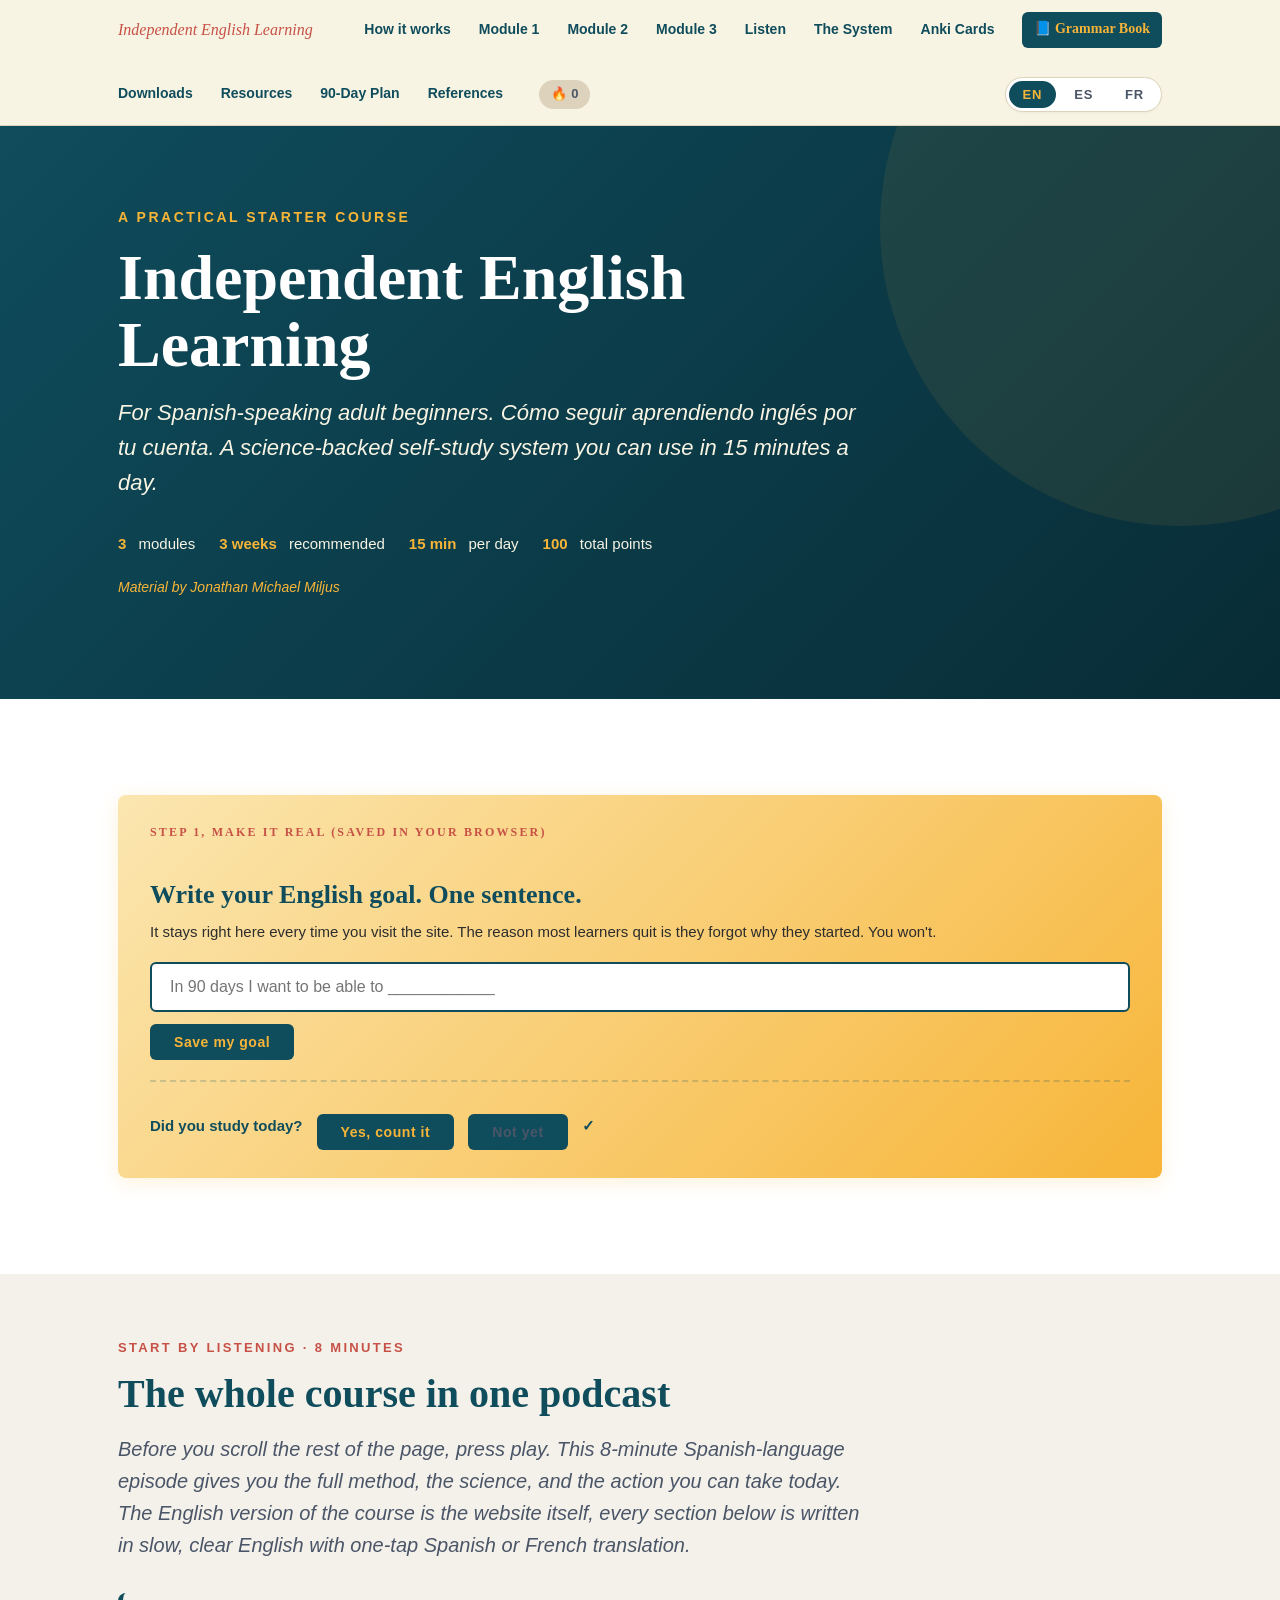
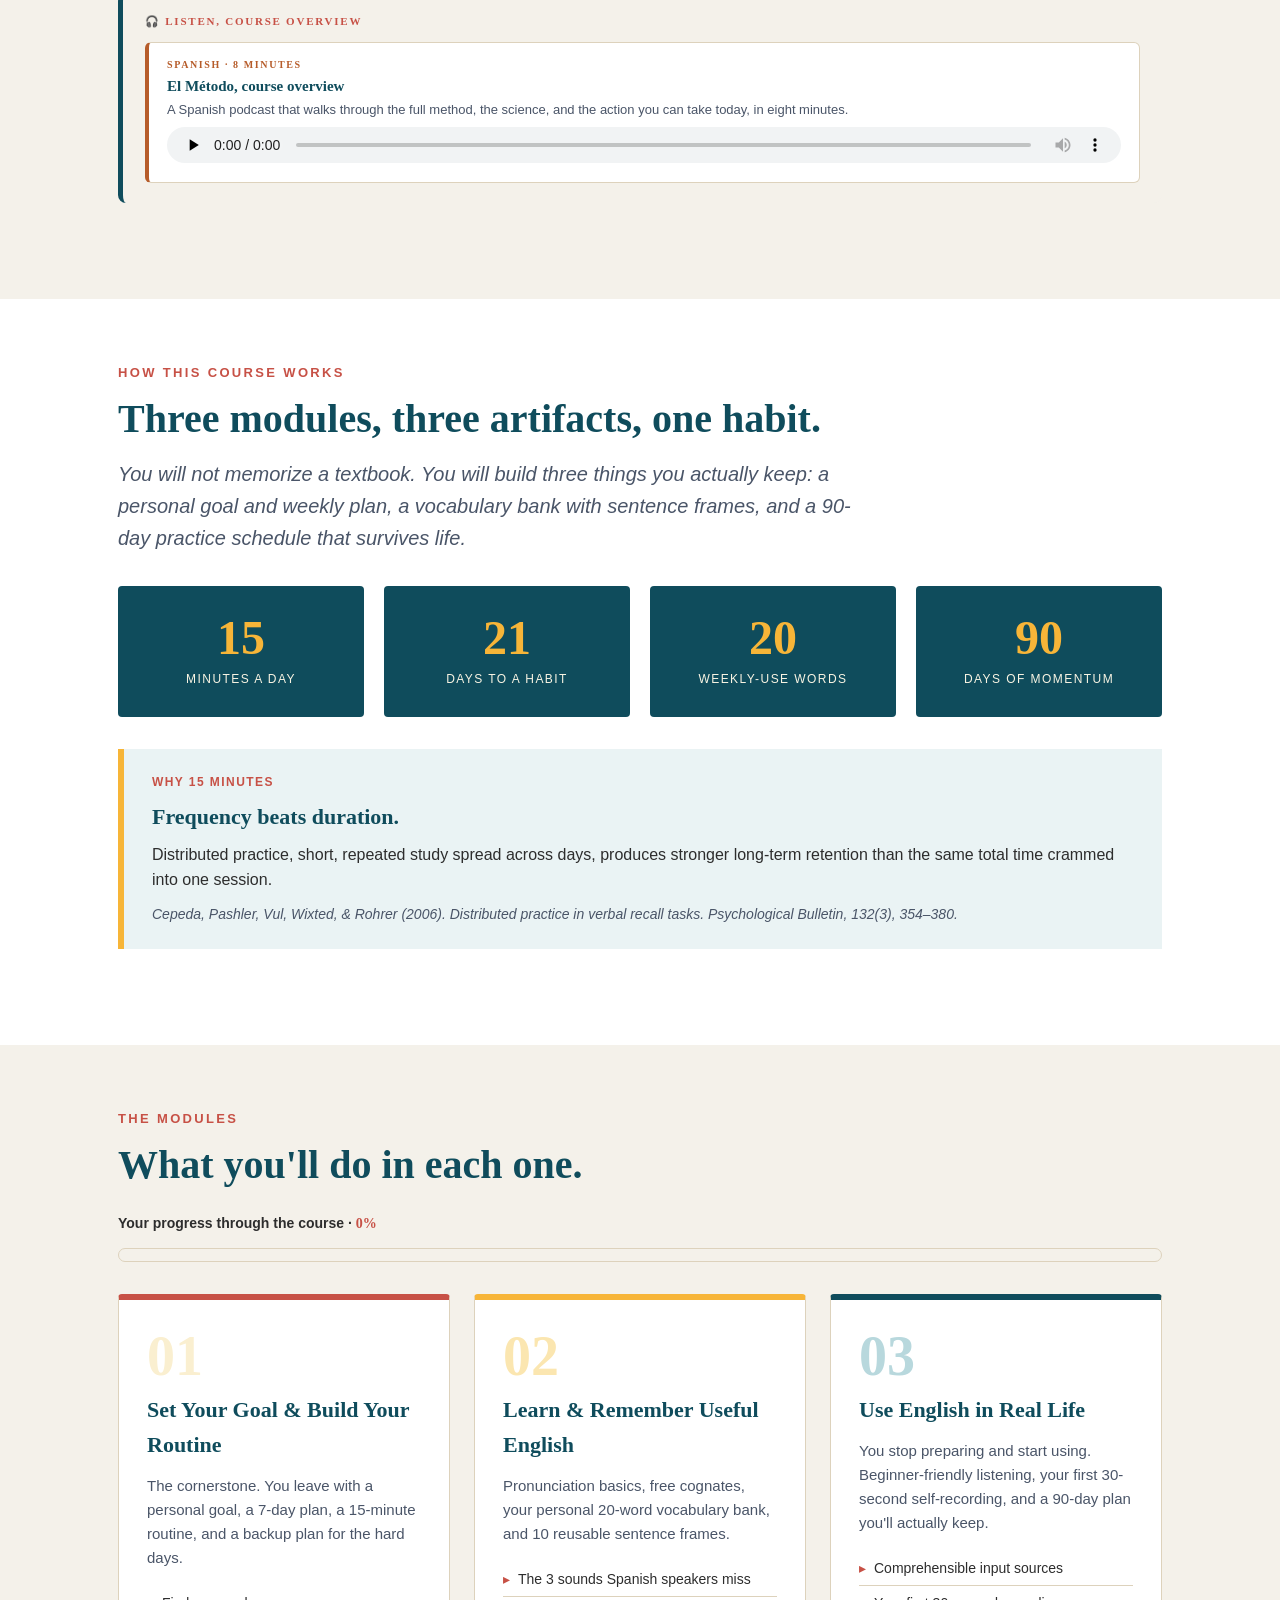
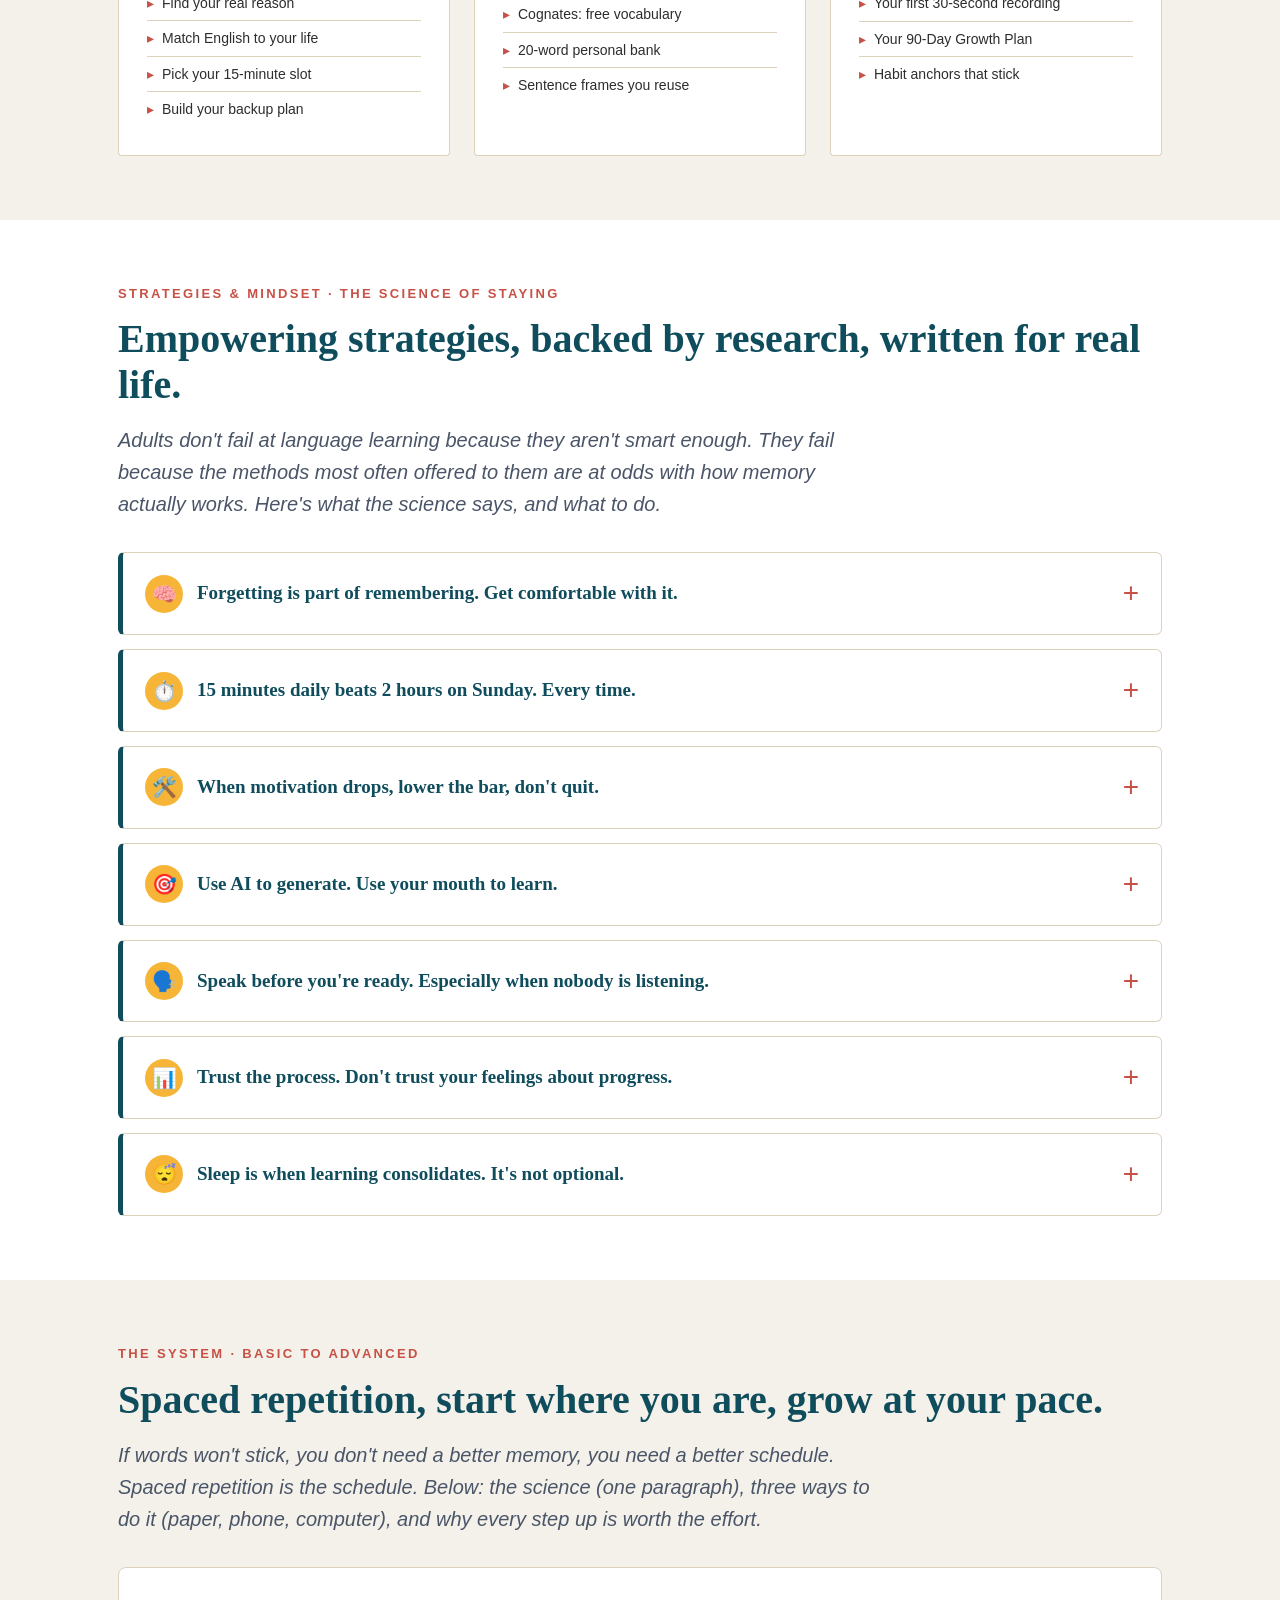
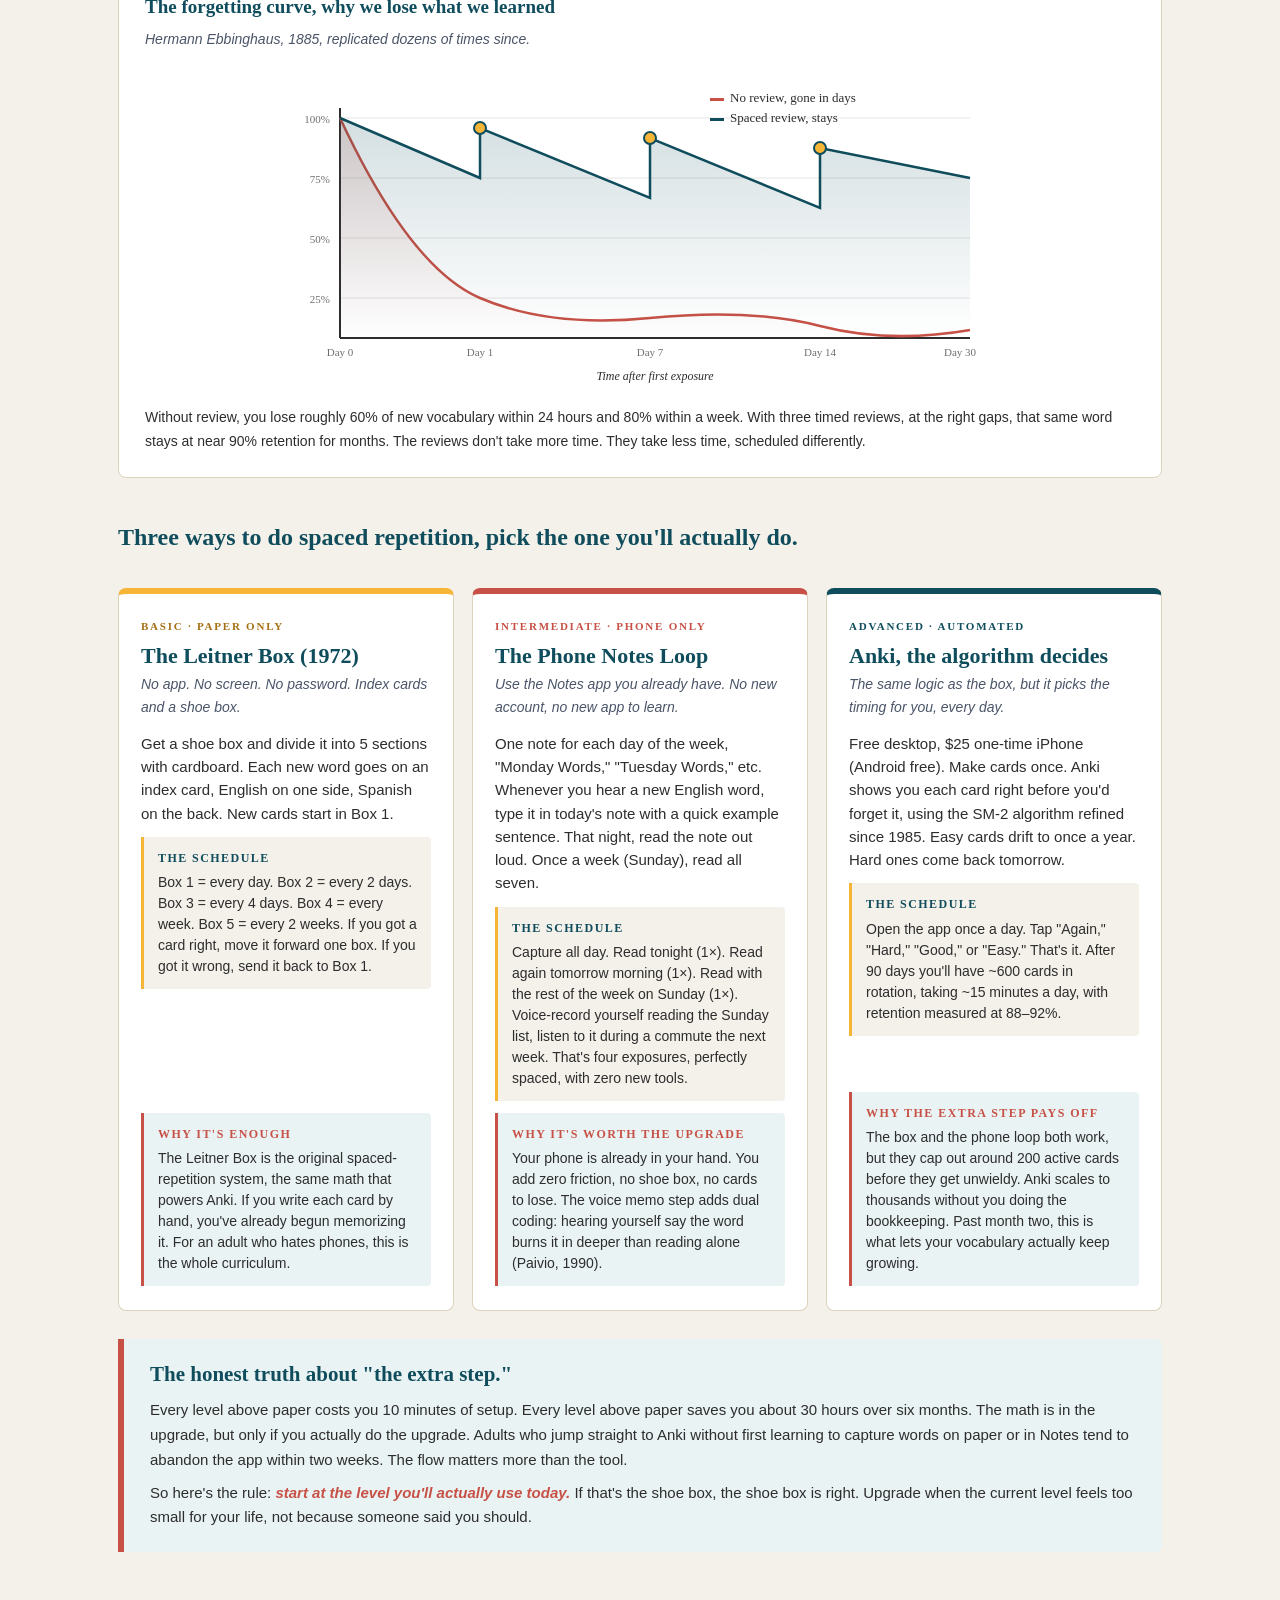
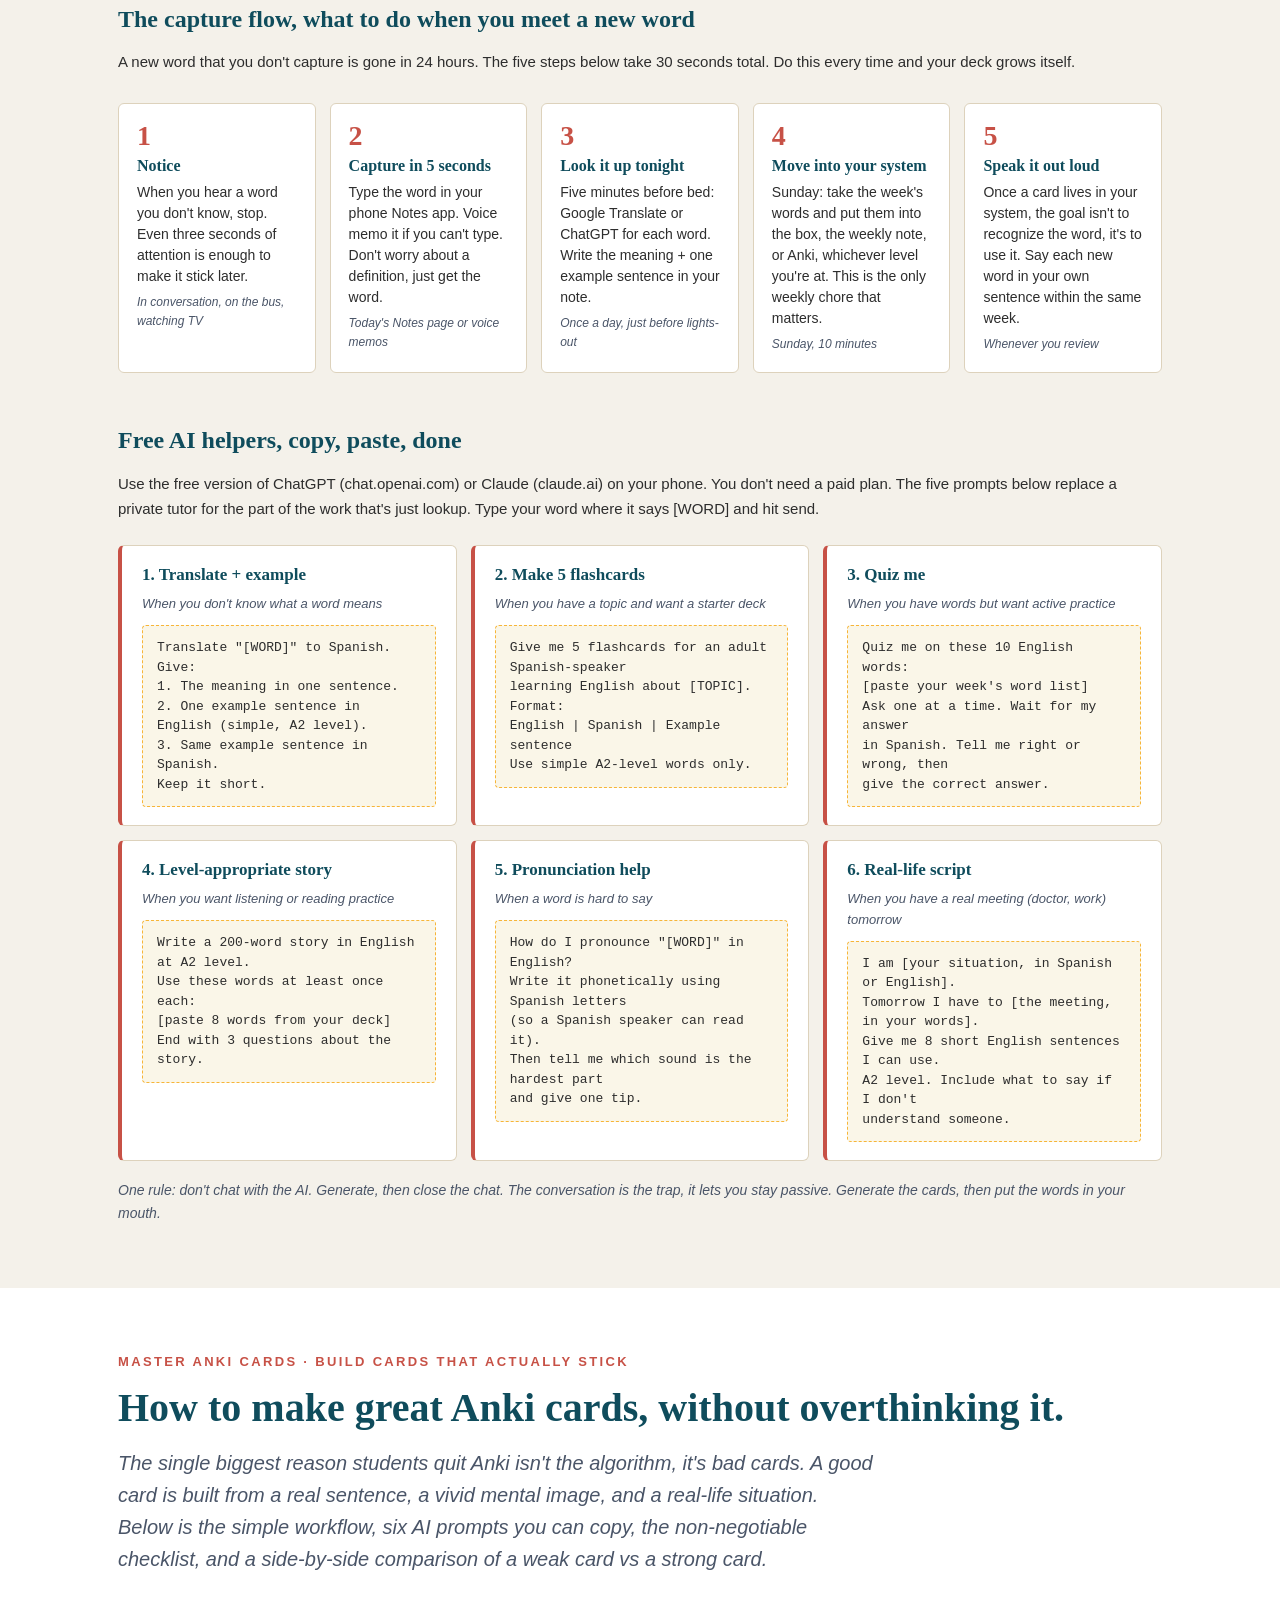
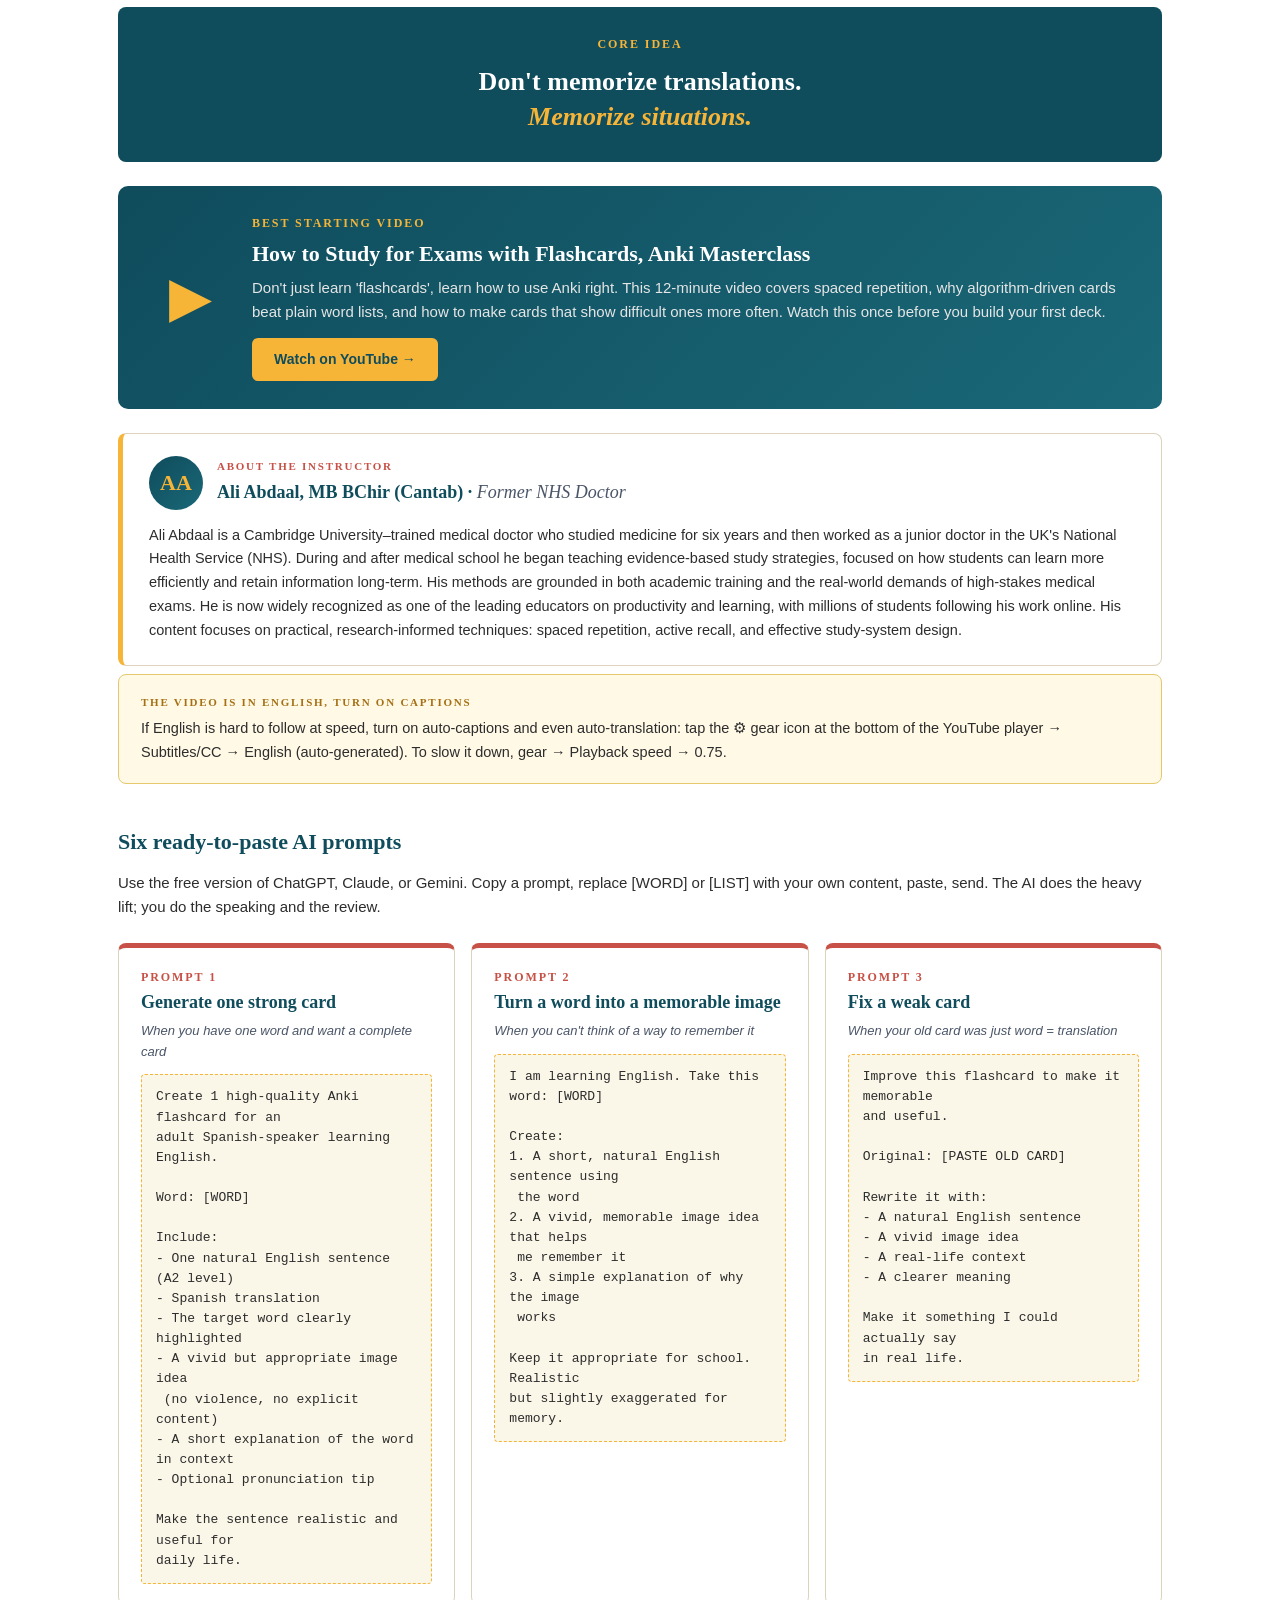
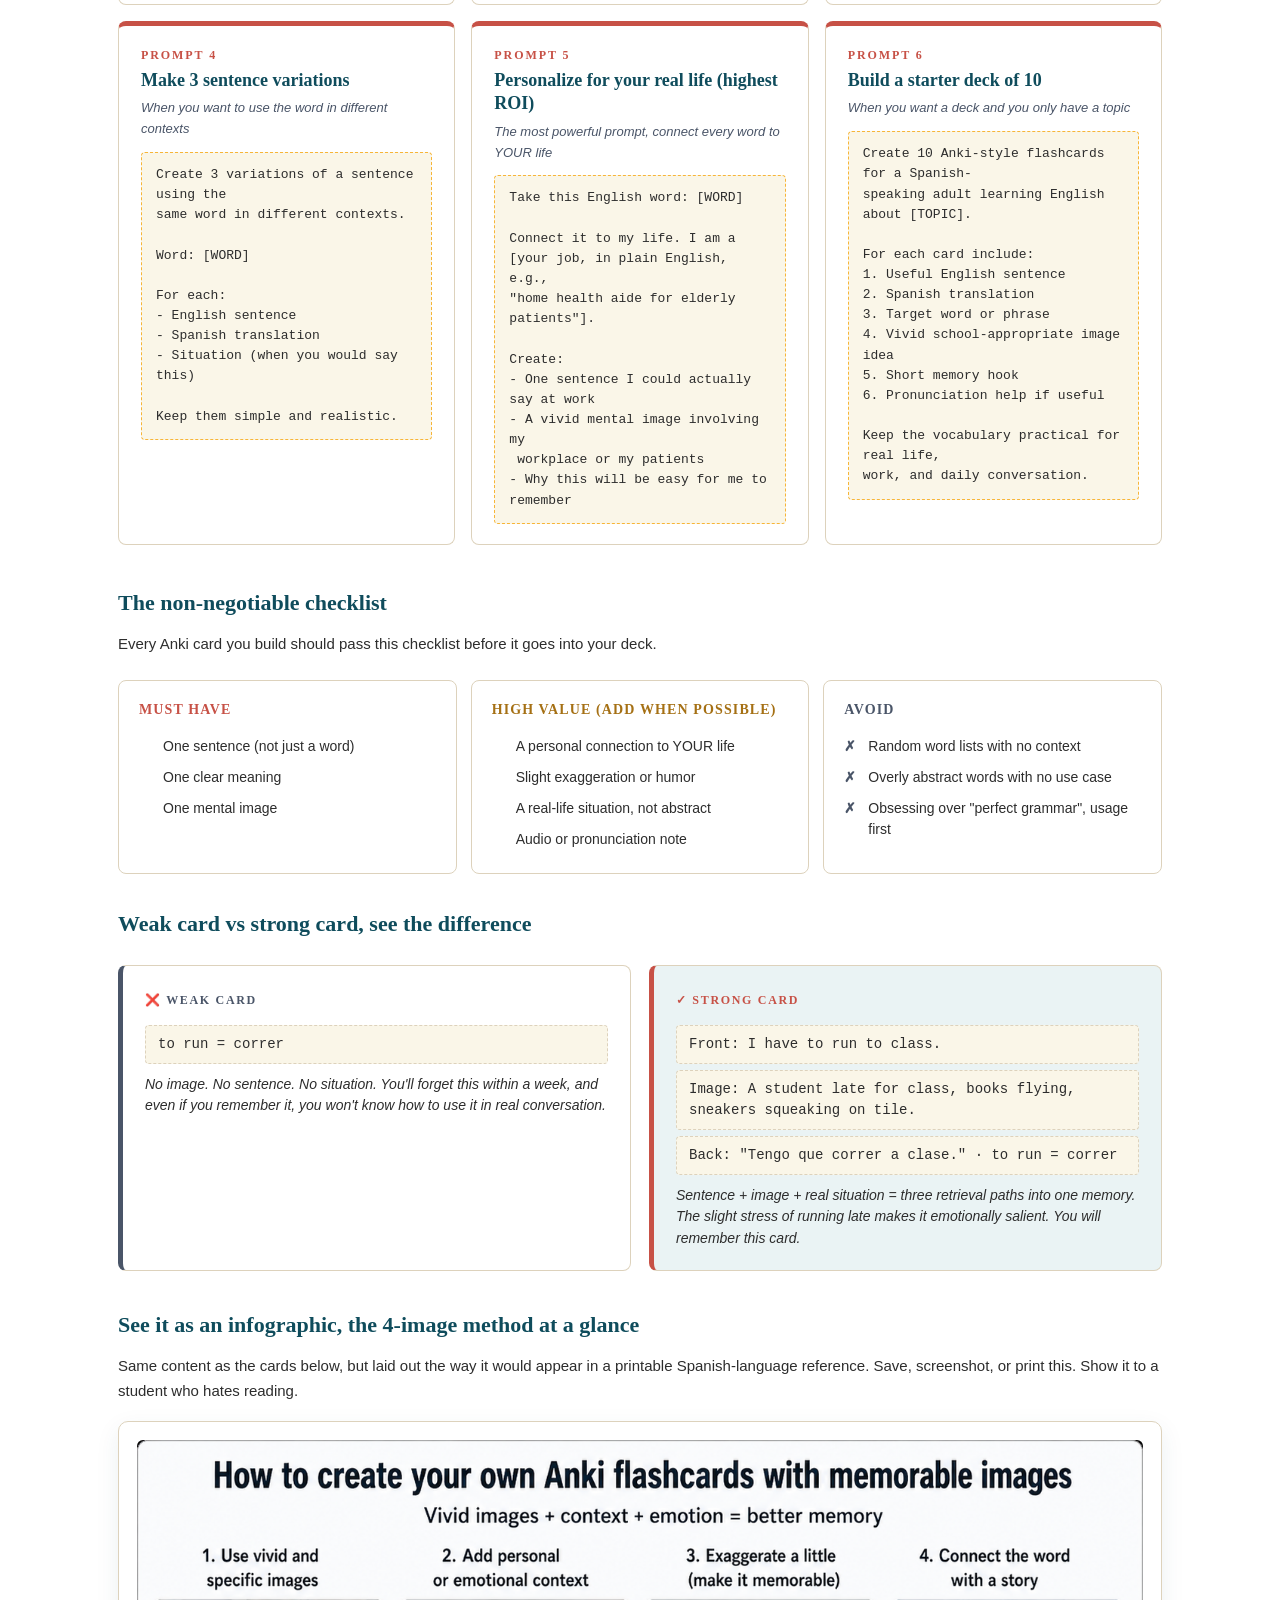
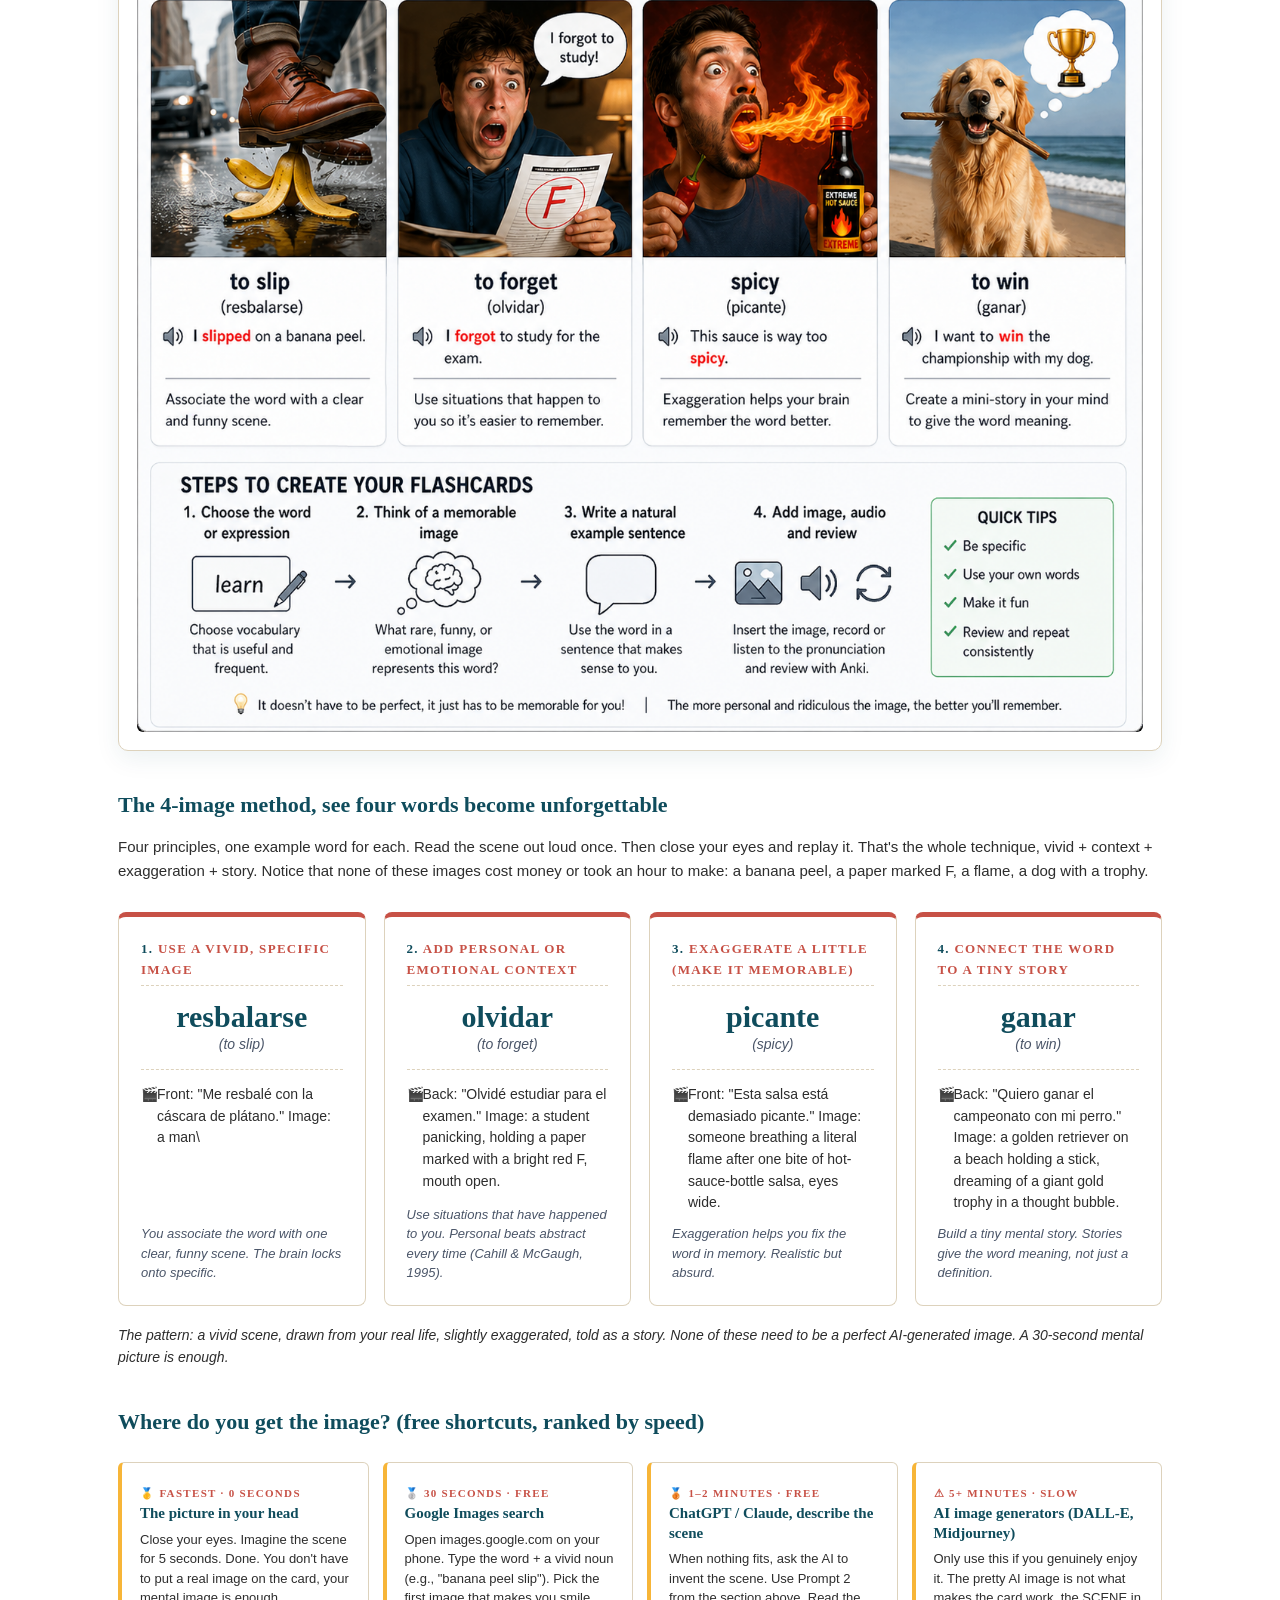
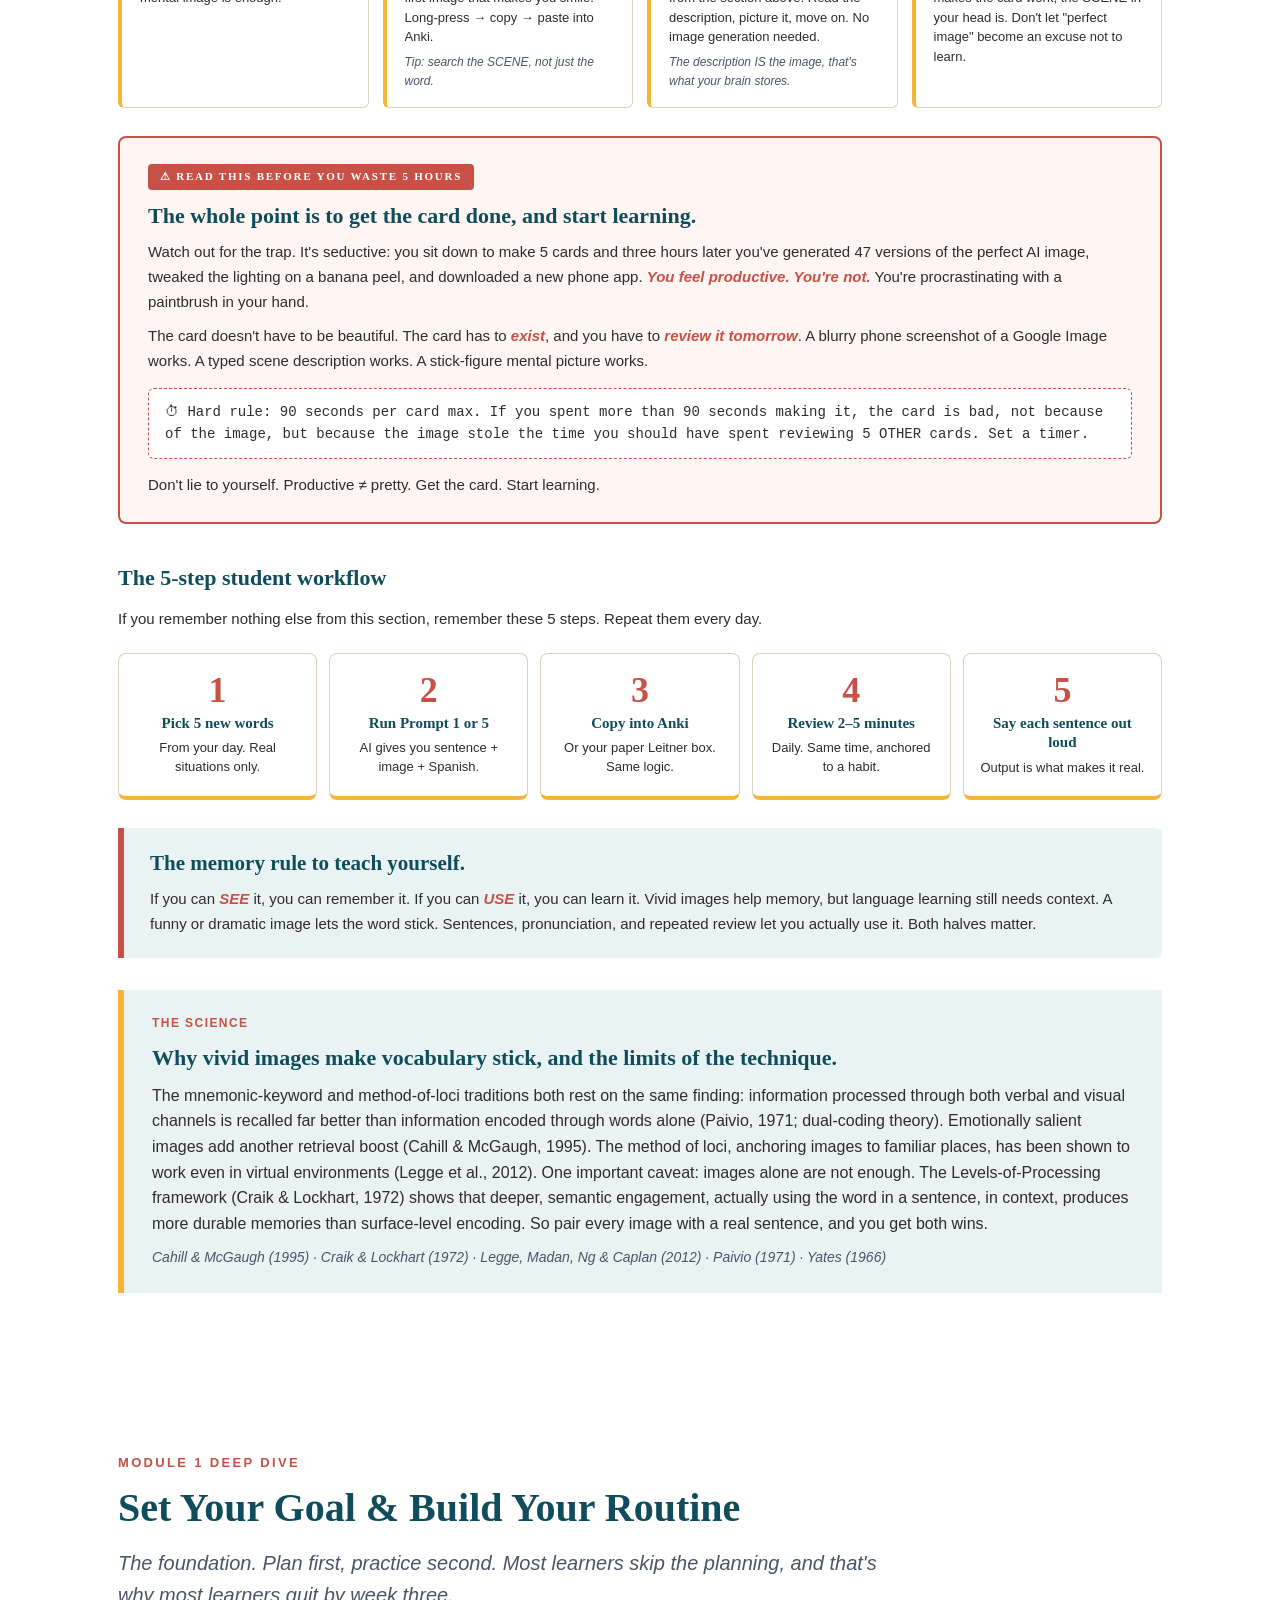
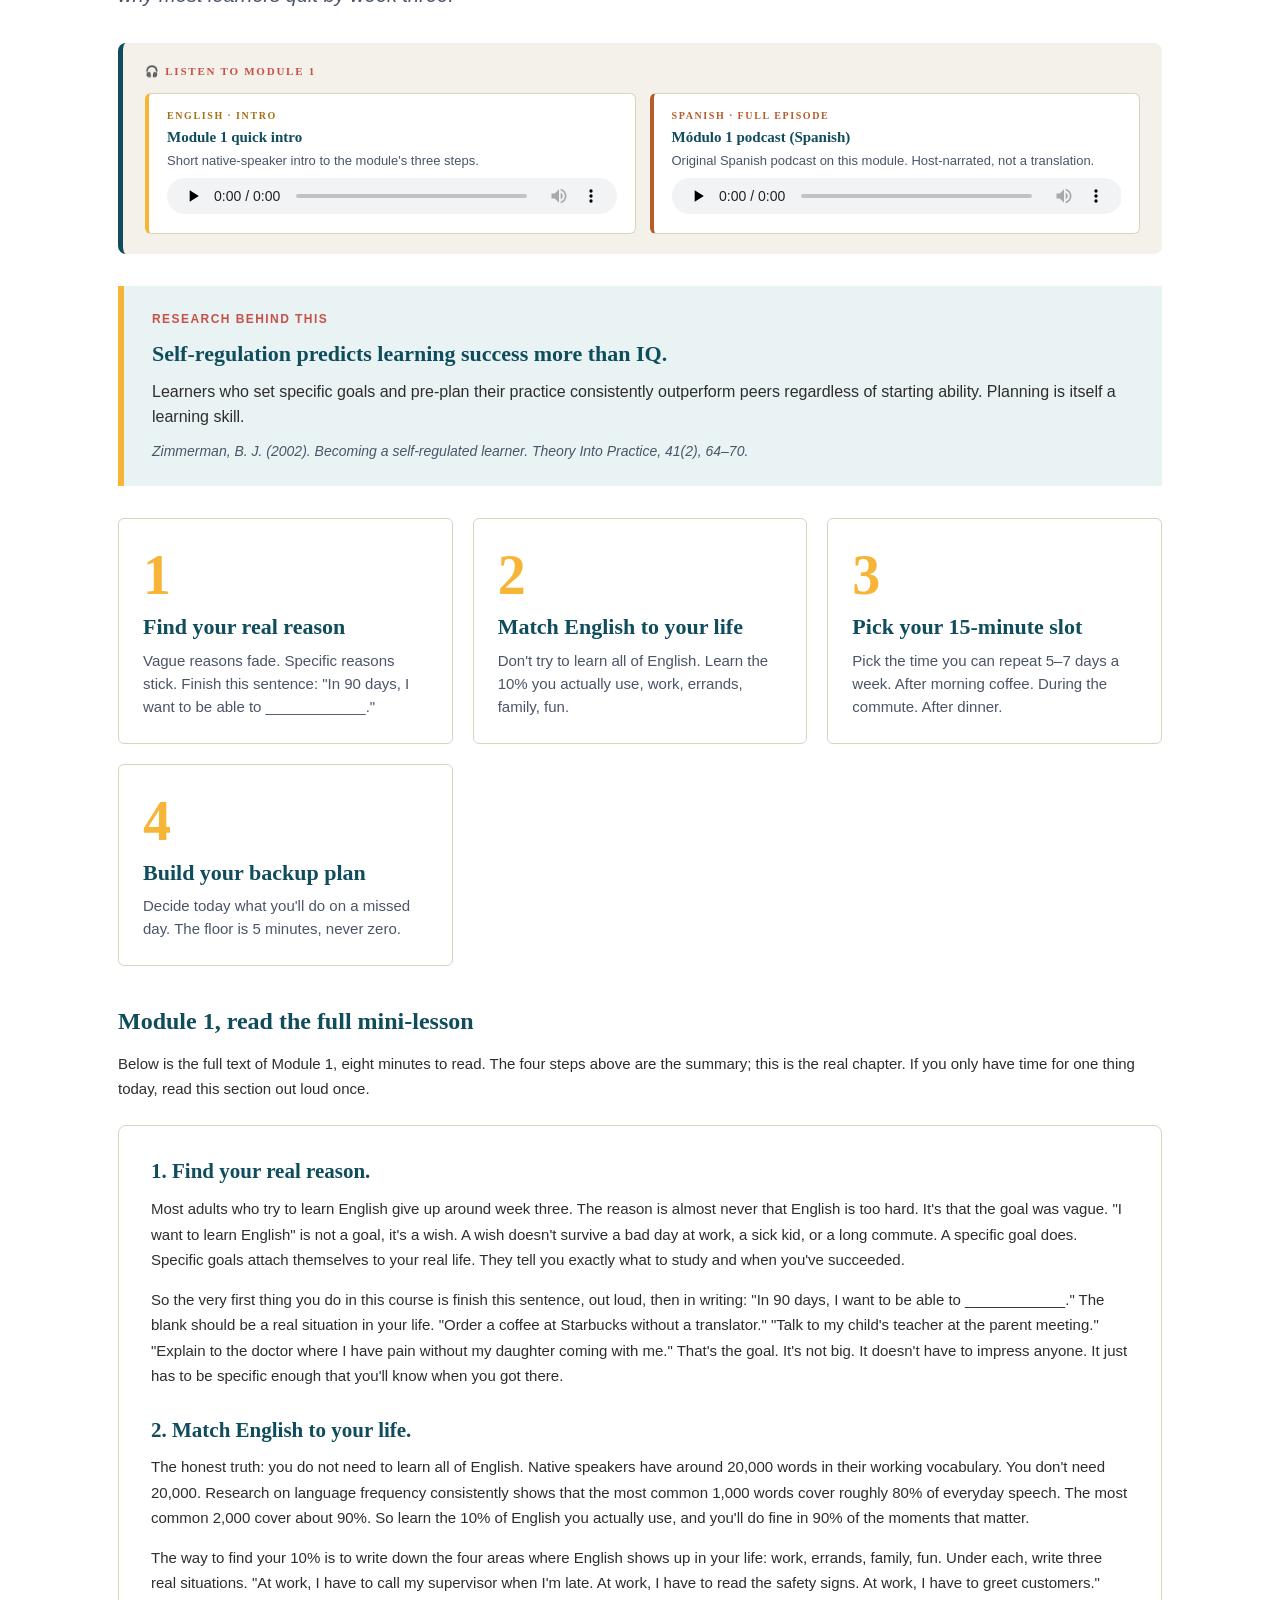
<file: index.html>
<!DOCTYPE html>
<html lang="en">
<head>
<meta charset="UTF-8">
<meta name="viewport" content="width=device-width, initial-scale=1.0">
<title>Independent English Learning · Curso Independiente de Inglés · Apprentissage de l'Anglais</title>
<meta name="description" content="A science-backed DIY English learning system for Spanish-speaking beginners. Material by Jonathan Michael Miljus.">
<meta name="author" content="Jonathan Michael Miljus">
<style>
 :root {
 --navy: #0F4C5C; --coral: #C75146; --gold: #F7B538; --cream: #F8F4E3;
 --soft: #F4F1EA; --research: #EAF3F4; --charcoal: #2D2D2D;
 --slate: #4A5568; --muted: #707A85; --rule: #DDD2BC; --white: #FFFFFF;
 }
 * { box-sizing: border-box; margin: 0; padding: 0; }
 html { scroll-behavior: smooth; }
 body {
 font-family: -apple-system, BlinkMacSystemFont, 'Segoe UI', 'Helvetica Neue', sans-serif;
 color: var(--charcoal); background: var(--white); line-height: 1.6;
 -webkit-font-smoothing: antialiased;
 }
 .serif { font-family: Georgia, 'Times New Roman', serif; }
 .container { max-width: 1100px; margin: 0 auto; padding: 0 28px; }

 /* HERO */
 .hero {
 background: linear-gradient(135deg, var(--navy) 0%, #082c36 100%);
 color: var(--white); padding: 80px 0 100px; position: relative; overflow: hidden;
 }
 .hero::after {
 content: ""; position: absolute; right: -200px; top: -200px;
 width: 600px; height: 600px; background: var(--gold); opacity: 0.08; border-radius: 50%;
 }
 .hero .eyebrow {
 color: var(--gold); letter-spacing: 0.18em; font-weight: 700;
 font-size: 14px; text-transform: uppercase; margin-bottom: 16px;
 }
 .hero h1 {
 font-family: Georgia, serif; font-size: 64px; line-height: 1.05;
 margin-bottom: 16px; max-width: 820px;
 }
 .hero .subtitle {
 font-size: 22px; color: var(--cream); font-style: italic;
 max-width: 740px; margin-bottom: 32px;
 }
 .hero .meta {
 display: flex; gap: 24px; flex-wrap: wrap; color: var(--cream); font-size: 15px;
 }
 .hero .meta strong { color: var(--gold); margin-right: 8px; }
 .hero .byline { margin-top: 20px; font-size: 14px; color: var(--gold); font-style: italic; }

 /* NAV */
 .nav {
 background: var(--cream); border-bottom: 1px solid var(--rule);
 position: sticky; top: 0; z-index: 10; padding: 12px 0;
 }
 .nav-inner {
 max-width: 1100px; margin: 0 auto; padding: 0 28px;
 display: flex; gap: 28px; flex-wrap: wrap; align-items: center;
 }
 .nav a {
 color: var(--navy); text-decoration: none; font-weight: 600;
 font-size: 14px; padding: 6px 0;
 border-bottom: 2px solid transparent; transition: border-color 0.2s;
 }
 .nav a:hover { border-bottom-color: var(--coral); }
 .nav a.nav-grammar {
   background: var(--navy); color: var(--gold); padding: 6px 12px; border-radius: 6px;
   font-family: Georgia, serif;
 }
 .nav a.nav-grammar:hover { background: var(--coral); color: var(--cream); border-bottom-color: transparent; }
 .ref-list {
   list-style: none; padding: 0; margin: 0;
   counter-reset: ref;
 }
 .ref-list li {
   counter-increment: ref;
   background: var(--white); border: 1px solid var(--rule);
   border-left: 3px solid var(--gold);
   border-radius: 6px;
   padding: 14px 18px 14px 52px;
   margin-bottom: 10px;
   font-size: 14.5px; line-height: 1.6;
   position: relative;
   color: var(--charcoal);
 }
 .ref-list li::before {
   content: counter(ref) ".";
   position: absolute; left: 18px; top: 14px;
   font-family: Georgia, serif; font-weight: 700;
   color: var(--coral); font-size: 14.5px;
 }
 .ref-list li em { font-style: italic; }
 .ref-list li a { color: var(--coral); word-break: break-word; }
 .ref-list li a:hover { color: var(--navy); }
 .nav .brand {
 font-family: Georgia, serif; font-style: italic; color: var(--coral);
 margin-right: auto; font-size: 16px;
 }
 .lang-toggle {
 margin-left: auto; display: flex; gap: 4px;
 background: var(--white); border: 1px solid var(--rule); border-radius: 24px;
 padding: 3px; box-shadow: 0 1px 3px rgba(0,0,0,0.04);
 }
 .lang-toggle button {
 border: none; background: transparent; color: var(--slate);
 font-size: 13px; font-weight: 700; padding: 6px 14px;
 cursor: pointer; border-radius: 18px; letter-spacing: 0.06em;
 text-transform: uppercase; transition: background 0.2s, color 0.2s;
 font-family: inherit;
 }
 .lang-toggle button:hover { color: var(--navy); }
 .lang-toggle button.active { background: var(--navy); color: var(--gold); }

 /* SECTION */
 section { padding: 64px 0; }
 section.alt { background: var(--soft); }
 .eyebrow {
 color: var(--coral); letter-spacing: 0.18em; font-weight: 700;
 font-size: 13px; text-transform: uppercase; margin-bottom: 12px;
 }
 h2 { font-family: Georgia, serif; font-size: 40px; color: var(--navy); margin-bottom: 16px; line-height: 1.15; }
 h3 { font-family: Georgia, serif; font-size: 26px; color: var(--navy); margin: 32px 0 12px; }
 .lead { font-size: 20px; color: var(--slate); font-style: italic; max-width: 760px; margin-bottom: 32px; }

 /* MODULE COMPLETE BUTTONS */
 .module-complete {
 margin-top: 32px; padding: 18px 24px; background: var(--white);
 border: 2px solid var(--coral); border-radius: 8px;
 display: flex; align-items: center; justify-content: space-between; gap: 16px;
 flex-wrap: wrap;
 }
 .module-complete .label {
 font-family: Georgia, serif; color: var(--navy); font-size: 17px; font-weight: 700;
 }
 .module-complete button {
 background: var(--coral); color: var(--white); border: none; padding: 10px 22px;
 font-weight: 700; font-size: 14px; border-radius: 6px; cursor: pointer; font-family: inherit;
 letter-spacing: 0.04em; transition: all 0.2s;
 }
 .module-complete button:hover { background: var(--navy); }
 .module-complete.done { border-color: var(--gold); background: var(--cream); }
 .module-complete.done .label::before { content: "✓ "; color: var(--coral); font-weight: 700; }
 .module-complete.done button { background: var(--slate); }

 /* INTERACTIVE WIDGETS */
 .streak-badge {
 background: var(--coral); color: var(--white); padding: 4px 12px; border-radius: 20px;
 font-size: 13px; font-weight: 700; display: inline-flex; align-items: center; gap: 4px;
 margin-left: 8px;
 }
 .streak-badge.zero { background: var(--rule); color: var(--slate); }

 /* Goal commitment widget, sits inside its own section */
 .goal-widget {
 background: linear-gradient(135deg, #FBE6B0 0%, var(--gold) 100%);
 border-radius: 8px; padding: 28px 32px; margin: 32px 0;
 box-shadow: 0 4px 20px rgba(247,181,56,0.18);
 }
 .goal-widget .step-label {
 font-family: Georgia, serif; font-size: 12px; font-weight: 700;
 color: var(--coral); letter-spacing: 0.18em; text-transform: uppercase; margin-bottom: 6px;
 }
 .goal-widget h3 { font-family: Georgia, serif; color: var(--navy); font-size: 26px; margin-bottom: 6px; }
 .goal-widget p.sub { color: var(--charcoal); font-size: 15px; margin-bottom: 18px; line-height: 1.5; }
 .goal-widget input[type="text"] {
 width: 100%; padding: 14px 18px; font-size: 16px; border: 2px solid var(--navy);
 border-radius: 6px; font-family: inherit; background: var(--white); color: var(--navy);
 transition: border-color 0.2s;
 }
 .goal-widget input[type="text"]:focus { outline: none; border-color: var(--coral); }
 .goal-widget button {
 margin-top: 12px; background: var(--navy); color: var(--gold); border: none;
 padding: 10px 24px; font-weight: 700; font-size: 14px; border-radius: 6px; cursor: pointer;
 letter-spacing: 0.04em;
 }
 .goal-widget button:hover { background: #082c36; }
 .goal-widget .saved {
 background: var(--white); border-radius: 6px; padding: 18px 22px; margin-top: 12px;
 border-left: 5px solid var(--coral);
 }
 .goal-widget .saved .label {
 font-family: Georgia, serif; font-size: 11px; font-weight: 700; color: var(--coral);
 letter-spacing: 0.14em; text-transform: uppercase; margin-bottom: 6px;
 }
 .goal-widget .saved .value {
 font-family: Georgia, serif; font-size: 22px; color: var(--navy); font-style: italic;
 line-height: 1.4;
 }
 .goal-widget .saved button {
 background: transparent; color: var(--slate); margin-top: 10px; padding: 4px 0;
 font-size: 13px; text-decoration: underline;
 }
 .goal-widget .checkin {
 margin-top: 20px; padding-top: 20px; border-top: 2px dashed rgba(15,76,92,0.2);
 display: flex; align-items: center; gap: 14px; flex-wrap: wrap;
 }
 .goal-widget .checkin .label { font-weight: 700; color: var(--navy); font-size: 15px; }
 .goal-widget .checkin .btn-yes.goal-widget .checkin .btn-no {
 padding: 8px 18px; font-size: 14px; font-weight: 700; border-radius: 6px; cursor: pointer;
 border: 2px solid var(--navy); background: var(--white); color: var(--navy); transition: all 0.2s;
 margin-top: 0;
 }
 .goal-widget .checkin .btn-yes:hover { background: var(--navy); color: var(--gold); }
 .goal-widget .checkin .btn-no { border-color: var(--slate); color: var(--slate); }
 .goal-widget .checkin .btn-no:hover { background: var(--slate); color: var(--white); }
 .goal-widget .checkin-done {
 color: var(--navy); font-weight: 700; font-size: 15px;
 display: flex; align-items: center; gap: 8px;
 }

 /* Module progress bar */
 .progress-row {
 display: grid; grid-template-columns: 1fr; gap: 12px; margin: 24px 0 32px;
 }
 .progress-track {
 background: var(--soft); border-radius: 999px; height: 14px; overflow: hidden;
 position: relative; border: 1px solid var(--rule);
 }
 .progress-fill {
 background: linear-gradient(90deg, var(--coral) 0%, var(--gold) 100%);
 height: 100%; transition: width 0.4s ease;
 }
 .progress-label { font-size: 14px; color: var(--charcoal); font-weight: 600; }
 .progress-label .pct { color: var(--coral); font-family: Georgia, serif; font-weight: 700; }

 /* Strategy cards (accordion) */
 .strategies { display: grid; grid-template-columns: 1fr; gap: 14px; margin-top: 28px; }
 .strategy {
 background: var(--white); border: 1px solid var(--rule); border-radius: 6px;
 border-left: 5px solid var(--navy); overflow: hidden;
 transition: border-left-color 0.2s;
 }
 .strategy:hover { border-left-color: var(--coral); }
 .strategy summary {
 padding: 18px 22px; cursor: pointer; display: flex; align-items: center; gap: 14px;
 list-style: none; user-select: none;
 }
 .strategy summary::-webkit-details-marker { display: none; }
 .strategy summary::after {
 content: "+"; margin-left: auto; font-size: 28px; color: var(--coral); font-weight: 300;
 transition: transform 0.25s;
 }
 .strategy[open] summary::after { content: "−"; }
 .strategy .icon-circle {
 background: var(--gold); color: var(--navy); width: 38px; height: 38px;
 border-radius: 50%; display: flex; align-items: center; justify-content: center;
 font-size: 20px; flex-shrink: 0;
 }
 .strategy h4 { font-family: Georgia, serif; color: var(--navy); font-size: 19px; margin: 0; line-height: 1.3; }
 .strategy .body {
 padding: 0 22px 22px 74px; color: var(--charcoal); font-size: 15px; line-height: 1.6;
 }
 .strategy .body p { margin-bottom: 10px; }
 .strategy .body cite {
 display: block; margin-top: 10px; font-size: 13px; color: var(--slate); font-style: italic;
 }
 .strategy .body strong { color: var(--navy); }

 /* Spaced-repetition deep dive */
 .sr-curve-wrap {
 background: var(--white); border: 1px solid var(--rule); border-radius: 8px;
 padding: 24px 26px; margin: 28px 0;
 }
 .sr-curve-wrap h4 {
 font-family: Georgia, serif; color: var(--navy); font-size: 19px; margin: 0 0 6px;
 }
 .sr-curve-wrap .sub { color: var(--slate); font-size: 14px; font-style: italic; margin: 0 0 18px; }
 .sr-curve-svg { width: 100%; height: auto; max-width: 720px; display: block; margin: 0 auto; }
 .sr-tiers {
 display: grid; grid-template-columns: repeat(auto-fit, minmax(280px, 1fr));
 gap: 18px; margin: 32px 0 12px;
 }
 .sr-tier {
 background: var(--white); border: 1px solid var(--rule); border-radius: 8px;
 border-top: 6px solid var(--navy); padding: 24px 22px;
 display: flex; flex-direction: column; transition: transform 0.2s, box-shadow 0.2s;
 }
 .sr-tier:hover { transform: translateY(-3px); box-shadow: 0 12px 28px rgba(15,76,92,0.10); }
 .sr-tier.basic { border-top-color: var(--gold); }
 .sr-tier.intermediate { border-top-color: var(--coral); }
 .sr-tier.advanced { border-top-color: var(--navy); }
 .sr-tier .level-badge {
 display: inline-block; font-family: Georgia, serif; font-size: 11px;
 font-weight: 700; letter-spacing: 0.16em; text-transform: uppercase;
 margin-bottom: 6px; color: var(--coral);
 }
 .sr-tier.basic .level-badge { color: #A57014; }
 .sr-tier.advanced .level-badge { color: var(--navy); }
 .sr-tier h4 {
 font-family: Georgia, serif; color: var(--navy); font-size: 22px;
 margin: 0 0 4px; line-height: 1.25;
 }
 .sr-tier .tagline { color: var(--slate); font-style: italic; font-size: 14px; margin-bottom: 14px; }
 .sr-tier .what {
 font-size: 15px; color: var(--charcoal); line-height: 1.55; margin-bottom: 12px;
 }
 .sr-tier .how-block {
 background: var(--soft); border-left: 3px solid var(--gold);
 padding: 12px 14px; border-radius: 0 4px 4px 0; margin-bottom: 12px;
 }
 .sr-tier .how-block strong {
 display: block; font-family: Georgia, serif; color: var(--navy);
 font-size: 12px; letter-spacing: 0.12em; text-transform: uppercase; margin-bottom: 4px;
 }
 .sr-tier .how-block p { font-size: 14px; color: var(--charcoal); margin: 0; line-height: 1.5; }
 .sr-tier .worth {
 background: var(--research); border-left: 3px solid var(--coral);
 padding: 12px 14px; border-radius: 0 4px 4px 0; margin-top: auto;
 }
 .sr-tier .worth strong {
 display: block; font-family: Georgia, serif; color: var(--coral);
 font-size: 12px; letter-spacing: 0.12em; text-transform: uppercase; margin-bottom: 4px;
 }
 .sr-tier .worth p { font-size: 14px; color: var(--charcoal); margin: 0; line-height: 1.5; }

 /* Capture flow */
 .capture-flow {
 display: grid; grid-template-columns: repeat(auto-fit, minmax(180px, 1fr));
 gap: 14px; margin: 28px 0;
 }
 .capture-step {
 background: var(--white); border: 1px solid var(--rule); border-radius: 6px;
 padding: 18px 18px; position: relative;
 }
 .capture-step .num {
 font-family: Georgia, serif; color: var(--coral); font-weight: 700;
 font-size: 28px; line-height: 1; margin-bottom: 6px;
 }
 .capture-step h5 {
 font-family: Georgia, serif; color: var(--navy); font-size: 16px;
 margin: 0 0 6px; line-height: 1.25;
 }
 .capture-step p { color: var(--charcoal); font-size: 14px; line-height: 1.5; margin: 0; }
 .capture-step .when { font-size: 12px; color: var(--slate); font-style: italic; margin-top: 6px; }

 /* AI helper prompts */
 .ai-prompt-grid {
 display: grid; grid-template-columns: repeat(auto-fit, minmax(280px, 1fr));
 gap: 14px; margin: 24px 0 12px;
 }
 .ai-prompt {
 background: var(--white); border: 1px solid var(--rule); border-radius: 6px;
 border-left: 4px solid var(--coral); padding: 18px 20px;
 }
 .ai-prompt h5 {
 font-family: Georgia, serif; color: var(--navy); font-size: 17px;
 margin: 0 0 8px; line-height: 1.3;
 }
 .ai-prompt .use-when { color: var(--slate); font-size: 13px; font-style: italic; margin-bottom: 10px; }
 .ai-prompt pre {
 background: #FAF6E8; border-radius: 4px; padding: 12px 14px;
 font-family: 'Courier New', monospace; font-size: 13px;
 color: var(--charcoal); white-space: pre-wrap; word-wrap: break-word;
 border: 1px dashed var(--gold); line-height: 1.5; margin: 0;
 }
 .why-extra-step {
 background: var(--research); border-left: 6px solid var(--coral);
 padding: 22px 26px; margin: 28px 0; border-radius: 0 6px 6px 0;
 }
 .why-extra-step h4 {
 font-family: Georgia, serif; color: var(--navy); font-size: 21px;
 margin: 0 0 10px; line-height: 1.3;
 }
 .why-extra-step p { color: var(--charcoal); font-size: 15px; line-height: 1.65; margin: 0 0 8px; }
 .why-extra-step p:last-child { margin-bottom: 0; }
 .why-extra-step em { color: var(--coral); font-style: italic; font-weight: 700; }

 /* Anki Master section */
 .core-rule {
 background: var(--navy); color: var(--white);
 padding: 28px 32px; border-radius: 8px;
 margin: 24px 0; text-align: center;
 }
 .core-rule .label {
 font-family: Georgia, serif; font-size: 12px; font-weight: 700;
 letter-spacing: 0.16em; text-transform: uppercase;
 color: var(--gold); margin-bottom: 10px;
 }
 .core-rule .rule {
 font-family: Georgia, serif; font-size: 26px; font-weight: 700;
 line-height: 1.35; color: var(--white);
 }
 .core-rule .rule em { color: var(--gold); font-style: italic; font-weight: 700; }
 .anki-prompts { display: grid; grid-template-columns: repeat(auto-fit, minmax(320px, 1fr)); gap: 16px; margin: 24px 0; }
 .anki-prompt-card {
 background: var(--white); border: 1px solid var(--rule); border-radius: 8px;
 border-top: 5px solid var(--coral); padding: 20px 22px;
 display: flex; flex-direction: column;
 }
 .anki-prompt-card .num {
 display: inline-block; font-family: Georgia, serif; font-size: 12px;
 font-weight: 700; color: var(--coral); letter-spacing: 0.16em; text-transform: uppercase;
 margin-bottom: 4px;
 }
 .anki-prompt-card h5 {
 font-family: Georgia, serif; color: var(--navy); font-size: 18px;
 margin: 0 0 6px; line-height: 1.3;
 }
 .anki-prompt-card .when { color: var(--slate); font-size: 13px; font-style: italic; margin-bottom: 12px; }
 .anki-prompt-card pre {
 background: #FAF6E8; border-radius: 4px; padding: 12px 14px;
 font-family: 'Courier New', monospace; font-size: 13px;
 color: var(--charcoal); white-space: pre-wrap; word-wrap: break-word;
 border: 1px dashed var(--gold); line-height: 1.55; margin: 0;
 }
 .checklist-grid {
 display: grid; grid-template-columns: repeat(auto-fit, minmax(220px, 1fr));
 gap: 14px; margin: 24px 0;
 }
 .checklist-card {
 background: var(--white); border: 1px solid var(--rule); border-radius: 8px;
 padding: 18px 20px;
 }
 .checklist-card h6 {
 font-family: Georgia, serif; font-size: 14px; font-weight: 700;
 letter-spacing: 0.08em; text-transform: uppercase; margin: 0 0 10px;
 }
 .checklist-card.must h6 { color: var(--coral); }
 .checklist-card.high h6 { color: #A57014; }
 .checklist-card.avoid h6 { color: var(--slate); }
 .checklist-card ul { list-style: none; margin: 0; padding: 0; }
 .checklist-card li {
 padding: 5px 0 5px 24px; font-size: 14px; color: var(--charcoal);
 line-height: 1.5; position: relative;
 }
 .checklist-card.must li::before.checklist-card.high li::before {
 content: "✓"; position: absolute; left: 0; color: var(--coral); font-weight: 700;
 }
 .checklist-card.high li::before { color: #A57014; }
 .checklist-card.avoid li::before {
 content: "✗"; position: absolute; left: 0; color: var(--slate); font-weight: 700;
 }
 .before-after {
 display: grid; grid-template-columns: repeat(auto-fit, minmax(280px, 1fr));
 gap: 18px; margin: 24px 0;
 }
 .ba-card { background: var(--white); border: 1px solid var(--rule); border-radius: 8px; padding: 20px 22px; }
 .ba-card.bad { border-left: 5px solid var(--slate); }
 .ba-card.good { border-left: 5px solid var(--coral); background: var(--research); }
 .ba-card .ba-label {
 display: inline-block; font-family: Georgia, serif; font-size: 12px;
 font-weight: 700; letter-spacing: 0.14em; text-transform: uppercase; margin-bottom: 8px;
 }
 .ba-card.bad .ba-label { color: var(--slate); }
 .ba-card.good .ba-label { color: var(--coral); }
 .ba-card .ba-line {
 font-family: 'Courier New', monospace; background: #FAF6E8;
 padding: 8px 12px; border-radius: 4px; font-size: 14px;
 margin: 6px 0; color: var(--charcoal); line-height: 1.5;
 border: 1px dashed var(--rule);
 }
 .ba-card .ba-why {
 font-size: 14px; color: var(--charcoal); font-style: italic; margin: 10px 0 0;
 line-height: 1.55;
 }
 .video-callout {
 background: linear-gradient(135deg, var(--navy) 0%, #1a6878 100%);
 color: var(--white); border-radius: 10px; padding: 28px 32px;
 margin: 24px 0; display: grid; grid-template-columns: 80px 1fr;
 gap: 22px; align-items: center;
 }
 @media (max-width: 540px) {
 .video-callout { grid-template-columns: 1fr; gap: 14px; text-align: center; }
 }
 .video-callout .icon {
 font-size: 56px; line-height: 1; text-align: center; color: var(--gold);
 }
 .video-callout .label {
 font-family: Georgia, serif; font-size: 12px; font-weight: 700;
 letter-spacing: 0.16em; text-transform: uppercase; color: var(--gold);
 margin-bottom: 6px;
 }
 .video-callout h4 {
 font-family: Georgia, serif; font-size: 22px; line-height: 1.3;
 margin: 0 0 8px; color: var(--white);
 }
 .video-callout p { font-size: 15px; line-height: 1.6; margin: 0 0 14px; color: #E5E5E5; }
 .video-callout a {
 display: inline-block; background: var(--gold); color: var(--navy);
 padding: 10px 22px; border-radius: 6px; font-weight: 700; text-decoration: none;
 font-size: 14px; transition: background 0.2s;
 }
 .video-callout a:hover { background: var(--white); }

 /* 4-word visual example panel, vivid, personal, exaggerated, story */
 .image-method {
 margin: 28px 0;
 }
 .image-method-grid {
 display: grid; grid-template-columns: repeat(auto-fit, minmax(240px, 1fr));
 gap: 18px; margin-top: 18px;
 }
 .image-card {
 background: var(--white); border: 1px solid var(--rule); border-radius: 8px;
 padding: 22px 22px; display: flex; flex-direction: column;
 border-top: 5px solid var(--coral);
 }
 .image-card .principle {
 font-family: Georgia, serif; font-size: 13px; font-weight: 700;
 letter-spacing: 0.10em; text-transform: uppercase; color: var(--coral);
 margin-bottom: 4px;
 }
 .image-card .principle-num { color: var(--navy); }
 .image-card .principle-en { color: var(--coral); }
 .image-card h5 {
 font-family: Georgia, serif; color: var(--navy); font-size: 17px;
 margin: 0 0 14px; line-height: 1.3;
 }
 .image-card .word {
 text-align: center; padding: 14px 0; border-top: 1px dashed var(--rule);
 border-bottom: 1px dashed var(--rule); margin-bottom: 14px;
 }
 .image-card .word .es {
 font-family: Georgia, serif; font-size: 30px; color: var(--navy);
 font-weight: 700; line-height: 1.1;
 }
 .image-card .word .en { font-size: 14px; color: var(--slate); font-style: italic; }
 .image-card .scene {
 font-size: 14px; color: var(--charcoal); line-height: 1.55;
 margin-bottom: 10px; padding-left: 16px; position: relative;
 }
 .image-card .scene::before {
 content: "🎬"; position: absolute; left: 0; top: 0;
 }
 .image-card .why {
 font-size: 13px; color: var(--slate); font-style: italic;
 line-height: 1.5; margin-top: auto;
 }

 /* "Don't lie to yourself" warning callout, coral-bordered, slightly alarming */
 .anti-procrastinate {
 background: #FFF5F2; border: 2px solid var(--coral); border-radius: 8px;
 padding: 24px 28px; margin: 28px 0; position: relative;
 }
 .anti-procrastinate .warn-label {
 display: inline-block; background: var(--coral); color: var(--white);
 font-family: Georgia, serif; font-size: 11px; font-weight: 700;
 letter-spacing: 0.16em; text-transform: uppercase;
 padding: 4px 12px; border-radius: 4px; margin-bottom: 12px;
 }
 .anti-procrastinate h4 {
 font-family: Georgia, serif; color: var(--navy); font-size: 22px;
 margin: 0 0 10px; line-height: 1.3;
 }
 .anti-procrastinate p { color: var(--charcoal); font-size: 15px; line-height: 1.65; margin: 0 0 10px; }
 .anti-procrastinate p:last-child { margin-bottom: 0; }
 .anti-procrastinate em { color: var(--coral); font-style: italic; font-weight: 700; }
 .anti-procrastinate .timer {
 background: var(--white); border: 1px dashed var(--coral); border-radius: 6px;
 padding: 12px 16px; margin-top: 14px; font-family: 'Courier New', monospace;
 font-size: 14px; color: var(--charcoal); line-height: 1.6;
 }

 /* Image source row (Google Images, AI, etc.) */
 .image-sources {
 display: grid; grid-template-columns: repeat(auto-fit, minmax(220px, 1fr));
 gap: 14px; margin: 22px 0;
 }
 .source-card {
 background: var(--white); border: 1px solid var(--rule); border-radius: 6px;
 padding: 16px 18px; border-left: 4px solid var(--gold);
 }
 .source-card h6 {
 font-family: Georgia, serif; color: var(--navy); font-size: 15px;
 margin: 0 0 6px; line-height: 1.3;
 }
 .source-card .speed {
 font-family: Georgia, serif; font-size: 11px; font-weight: 700;
 letter-spacing: 0.12em; text-transform: uppercase; color: var(--coral);
 margin-bottom: 4px;
 }
 .source-card p { font-size: 13px; color: var(--charcoal); line-height: 1.5; margin: 0; }
 .source-card .tip { font-size: 12px; color: var(--slate); font-style: italic; margin-top: 6px; display: block; }

 /* Workflow steps, 5 simple steps */
 .workflow-row {
 display: grid; grid-template-columns: repeat(auto-fit, minmax(150px, 1fr));
 gap: 12px; margin: 22px 0;
 }
 .workflow-step {
 background: var(--white); border: 1px solid var(--rule); border-radius: 8px;
 padding: 18px 16px; text-align: center;
 border-bottom: 4px solid var(--gold);
 }
 .workflow-step .num {
 font-family: Georgia, serif; font-size: 36px; font-weight: 700;
 color: var(--coral); line-height: 1; margin-bottom: 6px;
 }
 .workflow-step h6 {
 font-family: Georgia, serif; color: var(--navy); font-size: 15px;
 margin: 0 0 6px; line-height: 1.3;
 }
 .workflow-step p { font-size: 13px; color: var(--charcoal); margin: 0; line-height: 1.45; }

 /* Vocabulary flashcard player */
 .flashcard-widget {
 background: var(--soft); padding: 28px; border-radius: 8px; margin: 24px 0;
 border: 1px solid var(--rule);
 }
 .flashcard-widget .head {
 display: flex; align-items: center; justify-content: space-between; margin-bottom: 16px;
 }
 .flashcard-widget .head .label {
 font-family: Georgia, serif; font-size: 12px; font-weight: 700; color: var(--coral);
 letter-spacing: 0.14em; text-transform: uppercase;
 }
 .flashcard-widget .progress {
 font-size: 14px; color: var(--slate); font-weight: 600;
 }
 .flashcard {
 background: var(--white); border-radius: 8px; padding: 40px 28px;
 text-align: center; cursor: pointer; user-select: none;
 border: 2px solid var(--rule); transition: border-color 0.15s, transform 0.15s;
 min-height: 180px; display: flex; flex-direction: column; justify-content: center;
 }
 .flashcard:hover { border-color: var(--coral); }
 .flashcard:active { transform: scale(0.99); }
 .flashcard .face-en {
 font-family: Georgia, serif; font-size: 40px; color: var(--navy); font-weight: 700; line-height: 1.2;
 }
 .flashcard .face-es {
 font-family: Georgia, serif; font-size: 26px; color: var(--coral); font-style: italic; line-height: 1.3;
 }
 .flashcard .example {
 margin-top: 12px; font-size: 16px; color: var(--charcoal); font-style: italic;
 }
 .flashcard .hint { font-size: 12px; color: var(--muted); margin-top: 14px; letter-spacing: 0.1em; text-transform: uppercase; }
 .flashcard-controls { display: flex; gap: 10px; margin-top: 14px; justify-content: center; flex-wrap: wrap; }
 .flashcard-controls button {
 padding: 8px 18px; font-weight: 700; font-size: 14px; border-radius: 6px; cursor: pointer;
 border: 2px solid var(--navy); background: var(--white); color: var(--navy);
 font-family: inherit; transition: all 0.15s;
 }
 .flashcard-controls button:hover { background: var(--navy); color: var(--gold); }
 .flashcard-controls button.shuffle { border-color: var(--coral); color: var(--coral); }
 .flashcard-controls button.shuffle:hover { background: var(--coral); color: var(--white); }

 /* DOWNLOADS */
 .download-grid { display: grid; grid-template-columns: repeat(auto-fit, minmax(280px, 1fr)); gap: 16px; margin-top: 24px; }
 .download-card {
 background: var(--white); border: 1px solid var(--rule); border-radius: 6px;
 border-left: 5px solid var(--navy);
 padding: 18px 22px; transition: transform 0.15s, box-shadow 0.15s, border-color 0.15s;
 text-decoration: none; color: var(--charcoal); display: block;
 }
 .download-card:hover { transform: translateY(-2px); box-shadow: 0 8px 22px rgba(15,76,92,0.10); border-left-color: var(--coral); }
 .download-card .badge {
 display: inline-block; font-family: Georgia, serif; font-size: 11px;
 font-weight: 700; color: var(--coral); letter-spacing: 0.12em; text-transform: uppercase;
 margin-bottom: 6px;
 }
 .download-card h4 { font-family: Georgia, serif; color: var(--navy); font-size: 18px; margin-bottom: 6px; line-height: 1.3; }
 .download-card p { color: var(--slate); font-size: 14px; margin-bottom: 10px; line-height: 1.45; }
 .download-card .meta { color: var(--muted); font-size: 12px; }
 .download-card .meta::before { content: "↓ "; color: var(--coral); font-weight: 700; }
 .download-section h3 { font-family: Georgia, serif; color: var(--navy); font-size: 22px; margin: 32px 0 8px; padding-left: 14px; border-left: 4px solid var(--gold); }

 /* AUDIO, sectioned layout */
 .lang-hint {
 background: var(--gold); color: var(--navy);
 padding: 14px 22px; border-radius: 6px; margin: 0 0 32px;
 display: flex; align-items: center; gap: 12px; font-size: 15px; font-weight: 600;
 }
 .lang-hint .icon { font-size: 22px; }
 .audio-section { margin: 32px 0 48px; }
 .audio-section-head {
 border-left: 4px solid var(--gold); padding: 8px 0 8px 18px; margin-bottom: 8px;
 }
 .audio-section-head h3 {
 font-family: Georgia, serif; color: var(--navy); font-size: 26px; margin: 0 0 4px;
 }
 .audio-section-head p { color: var(--slate); font-size: 15px; font-style: italic; margin: 0; }
 .audio-list { display: grid; grid-template-columns: repeat(auto-fit, minmax(320px, 1fr)); gap: 16px; margin-top: 18px; }

 .audio-card {
 background: var(--white); border: 1px solid var(--rule); border-radius: 6px;
 padding: 18px 22px 16px; border-left: 5px solid var(--coral);
 transition: transform 0.2s, box-shadow 0.2s; position: relative;
 }
 .audio-card:hover { transform: translateY(-2px); box-shadow: 0 10px 24px rgba(15,76,92,0.10); }
 .audio-card .badge {
 display: inline-block; font-family: Georgia, serif;
 font-size: 11px; font-weight: 700; color: var(--coral); letter-spacing: 0.12em;
 text-transform: uppercase; margin-bottom: 6px;
 }
 .audio-card h4 {
 font-family: Georgia, serif; color: var(--navy); font-size: 19px;
 margin-bottom: 6px; line-height: 1.3;
 }
 .audio-card p { color: var(--slate); font-size: 14px; margin-bottom: 12px; line-height: 1.5; }
 .audio-card audio { width: 100%; height: 38px; border-radius: 4px; }

 /* Pronunciation cards, show IPA prominently */
 .audio-card.pron { border-left-color: var(--coral); display: grid; grid-template-columns: 80px 1fr; gap: 18px; align-items: start; }
 .audio-card.pron .ipa-block {
 background: var(--soft); border-radius: 6px; padding: 14px 8px; text-align: center;
 border: 1px dashed var(--rule);
 }
 .audio-card.pron .ipa {
 font-family: 'Times New Roman', Georgia, serif; font-size: 32px; color: var(--coral);
 font-weight: 700; line-height: 1; display: block;
 }
 .audio-card.pron .ipa-label {
 display: block; font-family: Georgia, serif; font-size: 10px;
 color: var(--slate); letter-spacing: 0.15em; text-transform: uppercase;
 margin-top: 6px;
 }
 .audio-card.pron .body { min-width: 0; }
 .audio-card.pron .how {
 background: var(--research); border-radius: 4px; padding: 8px 12px; margin: 8px 0 12px;
 font-size: 13px; color: var(--charcoal); border-left: 3px solid var(--gold);
 }
 .audio-card.pron .how strong { color: var(--navy); font-family: Georgia, serif; }

 /* Podcast cards, bigger, longer-form, ES badge variant */
 .audio-card.podcast { border-left-color: var(--navy); }
 .audio-card.podcast .badge { color: var(--navy); }
 .audio-card.podcast.es { border-left-color: #B65C2A; }
 .audio-card.podcast.es .badge { color: #B65C2A; }

 /* Dialogue + frame cards */
 .audio-card.dialogue { border-left-color: var(--gold); }
 .audio-card.dialogue .badge { color: #A57014; }

 /* Module-inline audio block (intro + podcasts beside each module) */
 .module-audio {
   background: var(--soft); border-radius: 8px; padding: 20px 22px;
   margin: 24px 0 32px; border-left: 5px solid var(--navy);
 }
 .module-audio .label {
   display: block; font-family: Georgia, serif; font-size: 11px; font-weight: 700;
   color: var(--coral); letter-spacing: 0.16em; text-transform: uppercase;
   margin-bottom: 12px;
 }
 .module-audio-grid {
   display: grid; grid-template-columns: repeat(auto-fit, minmax(280px, 1fr));
   gap: 14px;
 }
 .module-audio-item {
   background: var(--white); border: 1px solid var(--rule); border-radius: 6px;
   padding: 14px 18px 12px; border-left: 4px solid var(--navy);
 }
 .module-audio-item.es { border-left-color: #B65C2A; }
 .module-audio-item.en { border-left-color: var(--navy); }
 .module-audio-item.intro { border-left-color: var(--gold); }
 .module-audio-item h5 {
   font-family: Georgia, serif; color: var(--navy); font-size: 15px;
   margin: 0 0 4px; line-height: 1.3;
 }
 .module-audio-item .lang {
   font-family: Georgia, serif; font-size: 10px; font-weight: 700;
   letter-spacing: 0.16em; text-transform: uppercase; color: var(--coral);
   margin-bottom: 4px; display: block;
 }
 .module-audio-item.es .lang { color: #B65C2A; }
 .module-audio-item.intro .lang { color: #A57014; }
 .module-audio-item p {
   color: var(--slate); font-size: 13px; margin: 0 0 8px; line-height: 1.4;
 }
 .module-audio-item audio {
   width: 100%; height: 36px; border-radius: 4px;
 }
 .module-audio-item.missing {
   background: #FAF6E8; border-left-color: var(--muted); border-style: dashed;
 }
 .module-audio-item.missing .placeholder {
   font-size: 12px; color: var(--muted); font-style: italic; padding: 6px 0;
 }

 .audio-empty {
 text-align: center; color: var(--muted); font-style: italic;
 font-size: 15px; padding: 32px 0;
 }
 .ipa-explainer {
 background: var(--research); border-left: 4px solid var(--gold);
 padding: 14px 18px; margin: 12px 0 24px; font-size: 14px; color: var(--charcoal);
 border-radius: 0 4px 4px 0;
 }
 .ipa-explainer strong { font-family: Georgia, serif; color: var(--navy); }

 @media (max-width: 480px) {
 .audio-card.pron { grid-template-columns: 60px 1fr; gap: 12px; }
 .audio-card.pron .ipa { font-size: 24px; }
 }

 /* MODULE CARDS */
 .modules { display: grid; grid-template-columns: repeat(auto-fit, minmax(300px, 1fr)); gap: 24px; margin-top: 32px; }
 .module-card {
 background: var(--white); border: 1px solid var(--rule); border-top: 6px solid var(--coral);
 padding: 28px; border-radius: 4px;
 transition: transform 0.2s, box-shadow 0.2s;
 }
 .module-card:nth-child(2) { border-top-color: var(--gold); }
 .module-card:nth-child(3) { border-top-color: var(--navy); }
 .module-card:hover { transform: translateY(-4px); box-shadow: 0 12px 32px rgba(15,76,92,0.12); }
 .module-card .num {
 font-family: Georgia, serif; font-size: 56px; color: #FAEFD0; font-weight: 700;
 line-height: 1; margin-bottom: 8px;
 }
 .module-card .num.gold { color: #FBE6B0; }
 .module-card .num.dark { color: #B8D8DD; }
 .module-card h3 { font-size: 22px; margin: 0 0 12px; }
 .module-card p { color: var(--slate); margin-bottom: 16px; font-size: 15px; }
 .module-card ul { list-style: none; }
 .module-card li {
 padding: 6px 0; font-size: 14px; color: var(--charcoal);
 border-bottom: 1px solid var(--rule);
 }
 .module-card li::before { content: "▸"; color: var(--coral); margin-right: 8px; }
 .module-card li:last-child { border-bottom: none; }

 /* CALLOUT */
 .callout {
 background: var(--research); border-left: 6px solid var(--gold);
 padding: 24px 28px; margin: 32px 0;
 }
 .callout .label {
 color: var(--coral); letter-spacing: 0.12em; font-size: 12px;
 font-weight: 700; text-transform: uppercase; margin-bottom: 6px;
 }
 .callout h4 { font-family: Georgia, serif; color: var(--navy); font-size: 22px; margin-bottom: 8px; }
 .callout p { font-size: 16px; }
 .callout cite { display: block; margin-top: 10px; font-size: 14px; color: var(--slate); font-style: italic; }

 /* GRID */
 .two-col { display: grid; grid-template-columns: 1fr 1fr; gap: 32px; margin-top: 24px; }
 @media (max-width: 720px) { .two-col { grid-template-columns: 1fr; } }

 /* PRONUNCIATION */
 .pron-grid { display: grid; grid-template-columns: repeat(auto-fit, minmax(220px, 1fr)); gap: 16px; margin: 24px 0; }
 .pron-card {
 background: var(--white); border: 1px solid var(--rule); padding: 20px; border-radius: 4px; text-align: center;
 }
 .pron-card .sound {
 font-family: Georgia, serif; font-size: 56px; color: var(--coral); font-weight: 700; line-height: 1;
 }
 .pron-card .examples { font-size: 14px; color: var(--slate); margin: 8px 0; }
 .pron-card .tip { font-size: 14px; color: var(--charcoal); }

 /* TABLE */
 table { width: 100%; border-collapse: collapse; margin: 16px 0 32px; font-size: 15px; }
 th, td { padding: 12px 14px; text-align: left; border-bottom: 1px solid var(--rule); }
 thead th { background: var(--navy); color: var(--cream); font-family: Georgia, serif; letter-spacing: 0.06em; text-transform: uppercase; font-size: 12px; }
 tbody tr:nth-child(even) { background: var(--soft); }
 tbody tr td:first-child { font-family: Georgia, serif; color: var(--navy); font-weight: 700; font-size: 17px; }

 /* FRAMES */
 .frames { display: grid; grid-template-columns: repeat(auto-fit, minmax(260px, 1fr)); gap: 12px; margin-top: 16px; }
 .frame {
 background: var(--white); border: 1px solid var(--rule); padding: 14px 18px; border-radius: 4px;
 border-left: 4px solid var(--gold); font-size: 16px;
 }
 .frame strong { font-family: Georgia, serif; color: var(--navy); display: block; font-size: 18px; margin-bottom: 6px; }
 .frame em { color: var(--slate); font-size: 14px; display: block; padding: 3px 0 3px 12px; border-left: 2px solid var(--rule); margin-bottom: 3px; font-style: normal; }
 .frame em:last-of-type { margin-bottom: 0; }
 .frame em::before { content: "→ "; color: var(--coral); font-weight: 700; }

 /* RESOURCES */
 .resources { display: grid; grid-template-columns: repeat(auto-fit, minmax(280px, 1fr)); gap: 20px; margin-top: 24px; }
 .resource {
 background: var(--white); border: 1px solid var(--rule); padding: 22px; border-radius: 4px;
 transition: border-color 0.2s;
 }
 .resource:hover { border-color: var(--coral); }
 .resource h4 { font-family: Georgia, serif; color: var(--navy); font-size: 20px; margin-bottom: 6px; }
 .resource p { color: var(--slate); font-size: 14px; margin-bottom: 12px; }
 .resource a {
 display: inline-block; color: var(--coral); text-decoration: none; font-weight: 700; font-size: 14px;
 border-bottom: 2px solid var(--coral); padding-bottom: 1px;
 }
 .resource a:hover { color: var(--navy); border-color: var(--navy); }

 /* STEPS */
 .steps {
 counter-reset: step; margin: 32px 0;
 display: grid; grid-template-columns: repeat(auto-fit, minmax(260px, 1fr)); gap: 20px;
 }
 .step {
 counter-increment: step;
 background: var(--white);
 border: 1px solid var(--rule); border-radius: 6px;
 padding: 28px 24px 24px;
 position: relative;
 transition: transform 0.2s, box-shadow 0.2s, border-color 0.2s;
 min-width: 0;
 }
 .step:hover { transform: translateY(-3px); box-shadow: 0 10px 28px rgba(15,76,92,0.10); border-color: var(--gold); }
 .step::before {
 content: counter(step);
 font-family: Georgia, serif; font-size: 56px; font-weight: 700;
 color: var(--gold); line-height: 1;
 display: block; margin-bottom: 10px;
 }
 .step h4 { font-family: Georgia, serif; color: var(--navy); font-size: 22px; margin-bottom: 8px; line-height: 1.25; }
 .step p { color: var(--slate); font-size: 15px; line-height: 1.55; }
 section.alt .step { background: var(--white); }

 /* CTA */
 .cta {
 background: linear-gradient(135deg, var(--navy) 0%, #082c36 100%);
 color: var(--white); padding: 64px 0; text-align: center;
 }
 .cta h2 { color: var(--white); }
 .cta p { color: var(--cream); font-size: 18px; max-width: 640px; margin: 16px auto 32px; }
 .cta .btn {
 display: inline-block; background: var(--gold); color: var(--navy);
 padding: 14px 32px; font-weight: 700; text-decoration: none;
 font-size: 16px; letter-spacing: 0.04em; border-radius: 4px;
 transition: transform 0.2s;
 }
 .cta .btn:hover { transform: translateY(-2px); }

 footer { background: var(--cream); padding: 32px 0; text-align: center; color: var(--slate); font-size: 14px; }
 footer .brand { font-family: Georgia, serif; font-style: italic; color: var(--coral); display: block; margin-bottom: 6px; font-size: 18px; }
 footer .byline { font-size: 13px; color: var(--muted); margin-top: 6px; }

 .stat-row { display: grid; grid-template-columns: repeat(auto-fit, minmax(180px, 1fr)); gap: 20px; margin: 32px 0; }
 .stat {
 background: var(--navy); color: var(--cream); padding: 28px 20px; text-align: center; border-radius: 4px;
 }
 .stat .big { font-family: Georgia, serif; font-size: 48px; font-weight: 700; color: var(--gold); line-height: 1; }
 .stat .label { font-size: 12px; letter-spacing: 0.12em; text-transform: uppercase; margin-top: 8px; }

 @media (max-width: 720px) {
 .hero h1 { font-size: 40px; }
 .hero .subtitle { font-size: 18px; }
 h2 { font-size: 32px; }
 .nav-inner { gap: 16px; }
 .nav .brand { display: none; }
 }
</style>
</head>
<body>

<nav class="nav">
 <div class="nav-inner">
 <span class="brand" data-en="Independent English Learning" data-es="Aprendizaje Independiente del Inglés" data-fr="Apprentissage Autonome de l'Anglais">Independent English Learning</span>
 <a href="#how" data-en="How it works" data-es="Cómo funciona" data-fr="Comment ça marche">How it works</a>
 <a href="#module-1" data-en="Module 1" data-es="Módulo 1" data-fr="Module 1">Module 1</a>
 <a href="#module-2" data-en="Module 2" data-es="Módulo 2" data-fr="Module 2">Module 2</a>
 <a href="#module-3" data-en="Module 3" data-es="Módulo 3" data-fr="Module 3">Module 3</a>
 <a href="#listen" data-en="Listen" data-es="Escuchar" data-fr="Écouter">Listen</a>
 <a href="#spaced-repetition" data-en="The System" data-es="El Sistema" data-fr="Le Système">The System</a>
 <a href="#anki-master" data-en="Anki Cards" data-es="Tarjetas Anki" data-fr="Cartes Anki">Anki Cards</a>
 <a href="grammar/" target="_blank" rel="noopener" class="nav-grammar"
    data-en="📘 Grammar Book" data-es="📘 Libro de Gramática" data-fr="📘 Livre de Grammaire">📘 Grammar Book</a>
 <a href="#downloads" data-en="Downloads" data-es="Descargas" data-fr="Téléchargements">Downloads</a>
 <a href="#resources" data-en="Resources" data-es="Recursos" data-fr="Ressources">Resources</a>
 <a href="#plan" data-en="90-Day Plan" data-es="Plan de 90 días" data-fr="Plan 90 jours">90-Day Plan</a>
 <a href="#references" data-en="References" data-es="Referencias" data-fr="Références">References</a>
 <span id="streak-badge" class="streak-badge zero" title="Daily check-in streak">
 🔥 <span id="streak-count">0</span>
 </span>
 <div class="lang-toggle" role="tablist" aria-label="Language">
 <button type="button" data-lang="en" class="active" aria-label="English">EN</button>
 <button type="button" data-lang="es" aria-label="Español">ES</button>
 <button type="button" data-lang="fr" aria-label="Français">FR</button>
 </div>
 </div>
</nav>

<section class="hero">
 <div class="container">
 <p class="eyebrow"
 data-en="A Practical Starter Course"
 data-es="Un Curso Inicial Práctico"
 data-fr="Un Cours Pratique pour Débuter">A Practical Starter Course</p>
 <h1 data-en="Independent English Learning"
 data-es="Aprendizaje Independiente del Inglés"
 data-fr="Apprentissage Autonome de l'Anglais">Independent English Learning</h1>
 <p class="subtitle"
 data-en="For Spanish-speaking adult beginners. <em>Cómo seguir aprendiendo inglés por tu cuenta</em>. A science-backed self-study system you can use in 15 minutes a day."
 data-es="Para adultos hispanohablantes principiantes. Un sistema de auto-estudio respaldado por la ciencia que puedes usar en 15 minutos al día."
 data-fr="Pour adultes hispanophones débutants. Un système d'auto-apprentissage fondé sur la science, à pratiquer en 15 minutes par jour.">For Spanish-speaking adult beginners. <em>Cómo seguir aprendiendo inglés por tu cuenta</em>. A science-backed self-study system you can use in 15 minutes a day.</p>
 <div class="meta">
 <span><strong>3</strong> <span data-en="modules" data-es="módulos" data-fr="modules">modules</span></span>
 <span><strong data-en="3 weeks" data-es="3 semanas" data-fr="3 semaines">3 weeks</strong> <span data-en="recommended" data-es="recomendadas" data-fr="recommandées">recommended</span></span>
 <span><strong>15 min</strong> <span data-en="per day" data-es="al día" data-fr="par jour">per day</span></span>
 <span><strong>100</strong> <span data-en="total points" data-es="puntos totales" data-fr="points au total">total points</span></span>
 </div>
 <div class="byline">Material by Jonathan Michael Miljus</div>
 </div>
</section>

<section id="commit">
 <div class="container">
 <div class="goal-widget">
 <p class="step-label"
 data-en="Step 1, Make it real (saved in your browser)"
 data-es="Paso 1, Hazlo real (se guarda en tu navegador)"
 data-fr="Étape 1, Rendez-le réel (sauvegardé dans votre navigateur)">Step 1, Make it real (saved in your browser)</p>
 <h3 data-en="Write your English goal. One sentence."
 data-es="Escribe tu meta de inglés. Una sola oración."
 data-fr="Écrivez votre objectif d'anglais. Une seule phrase.">Write your English goal. One sentence.</h3>
 <p class="sub"
 data-en="It stays right here every time you visit the site. The reason most learners quit is they forgot why they started. You won't."
 data-es="Se queda aquí cada vez que visites el sitio. La razón por la que la mayoría abandona es que olvidaron por qué empezaron. Tú no."
 data-fr="Il reste ici chaque fois que vous visitez le site. La raison pour laquelle la plupart abandonnent, c'est qu'ils ont oublié pourquoi ils ont commencé. Pas vous.">It stays right here every time you visit the site. The reason most learners quit is they forgot why they started. You won't.</p>

 <div id="goal-input-wrap">
 <input type="text" id="goal-input"
 data-en-placeholder="In 90 days I want to be able to ____________"
 data-es-placeholder="En 90 días quiero poder ____________"
 data-fr-placeholder="Dans 90 jours, je veux pouvoir ____________"
 placeholder="In 90 days I want to be able to ____________"
 autocomplete="off" />
 <button id="goal-save"
 data-en="Save my goal"
 data-es="Guardar mi meta"
 data-fr="Enregistrer mon objectif">Save my goal</button>
 </div>

 <div id="goal-saved-wrap" class="saved" hidden>
 <div class="label"
 data-en="My English goal, saved on this device"
 data-es="Mi meta de inglés, guardada en este dispositivo"
 data-fr="Mon objectif d'anglais, sauvegardé sur cet appareil">My English goal, saved on this device</div>
 <div class="value" id="goal-saved-value"></div>
 <button id="goal-edit"
 data-en="Edit my goal"
 data-es="Editar mi meta"
 data-fr="Modifier mon objectif">Edit my goal</button>
 </div>

 <div class="checkin">
 <span class="label"
 data-en="Did you study today?"
 data-es="¿Estudiaste hoy?"
 data-fr="Avez-vous étudié aujourd'hui ?">Did you study today?</span>
 <button class="btn-yes" id="checkin-yes"
 data-en="Yes, count it"
 data-es="Sí, cuéntalo"
 data-fr="Oui, comptez-le">Yes, count it</button>
 <button class="btn-no" id="checkin-no"
 data-en="Not yet"
 data-es="Aún no"
 data-fr="Pas encore">Not yet</button>
 <span class="checkin-done" id="checkin-done" hidden>✓ <span id="checkin-msg"></span></span>
 </div>
 </div>
 </div>
</section>

<section class="alt" id="course-overview-audio">
 <div class="container">
   <p class="eyebrow"
      data-en="Start by listening · 8 minutes" data-es="Empieza escuchando · 8 minutos"
      data-fr="Commencez en écoutant · 8 minutes">Start by listening · 8 minutes</p>
   <h2 data-en="The whole course in one podcast"
       data-es="Todo el curso en un podcast"
       data-fr="Le cours entier en un podcast">The whole course in one podcast</h2>
   <p class="lead"
      data-en="Before you scroll the rest of the page, press play. This 8-minute Spanish-language episode gives you the full method, the science, and the action you can take today. The English version of the course is the website itself, every section below is written in slow, clear English with one-tap Spanish or French translation."
      data-es="Antes de desplazarte por el resto de la página, presiona play. Este episodio de 8 minutos en español te da el método completo, la ciencia, y la acción que puedes hacer hoy. La versión en inglés del curso es el sitio web mismo, cada sección está en inglés claro con traducción al español o francés con un toque."
      data-fr="Avant de faire défiler le reste de la page, appuyez sur lecture. Cet épisode de 8 minutes en espagnol donne la méthode complète, la science, et l'action que vous pouvez faire aujourd'hui. La version anglaise du cours, c'est le site lui-même, avec une traduction en espagnol ou français en un clic.">Before you scroll the rest of the page, press play. This 8-minute Spanish-language episode gives you the full method, the science, and the action you can take today. The English version of the course is the website itself, every section below is written in slow, clear English with one-tap Spanish or French translation.</p>
   <div class="module-audio">
     <span class="label" data-en="🎧 Listen, course overview"
           data-es="🎧 Escucha, vista general del curso"
           data-fr="🎧 Écoutez, vue d'ensemble du cours">🎧 Listen, course overview</span>
     <div class="module-audio-grid">
       <div class="module-audio-item es" data-audio-file="audio/the_method_overview_es.mp3">
         <span class="lang" data-en="Spanish · 8 minutes" data-es="Español · 8 minutos" data-fr="Espagnol · 8 minutos">Spanish · 8 minutos</span>
         <h5 data-en="El Método, course overview"
             data-es="El Método, vista general del curso"
             data-fr="El Método, aperçu du cours">El Método, course overview</h5>
         <p data-en="A Spanish podcast that walks through the full method, the science, and the action you can take today, in eight minutes."
            data-es="Un podcast en español que recorre el método completo, la ciencia, y la acción que puedes hacer hoy, en ocho minutos."
            data-fr="Un podcast en espagnol qui parcourt la méthode complète, la science, et l'action que vous pouvez faire aujourd'hui, en huit minutes.">A Spanish podcast that walks through the full method, the science, and the action you can take today, in eight minutes.</p>
         <audio controls preload="none"><source src="audio/the_method_overview_es.mp3" type="audio/mpeg"></audio>
       </div>
     </div>
   </div>
 </div>
</section>

<section id="how">
 <div class="container">
 <p class="eyebrow"
 data-en="How this course works"
 data-es="Cómo funciona el curso"
 data-fr="Comment fonctionne ce cours">How this course works</p>
 <h2 data-en="Three modules, three artifacts, one habit."
 data-es="Tres módulos, tres productos, un hábito."
 data-fr="Trois modules, trois livrables, une habitude.">Three modules, three artifacts, one habit.</h2>
 <p class="lead"
 data-en="You will not memorize a textbook. You will build three things you actually keep: a personal goal and weekly plan, a vocabulary bank with sentence frames, and a 90-day practice schedule that survives life."
 data-es="No memorizarás un libro. Construirás tres cosas que de verdad te quedas: una meta personal y plan semanal, un banco de vocabulario con plantillas de oraciones, y un plan de práctica de 90 días que sobrevive a la vida diaria."
 data-fr="Vous ne mémoriserez pas un manuel. Vous construirez trois choses que vous gardez vraiment : un objectif personnel et un plan hebdomadaire, une banque de vocabulaire avec des structures de phrases, et un plan de pratique de 90 jours qui résiste au quotidien.">You will not memorize a textbook. You will build three things you actually keep: a personal goal and weekly plan, a vocabulary bank with sentence frames, and a 90-day practice schedule that survives life.</p>

 <div class="stat-row">
 <div class="stat"><div class="big">15</div><div class="label" data-en="minutes a day" data-es="minutos al día" data-fr="minutes par jour">minutes a day</div></div>
 <div class="stat"><div class="big">21</div><div class="label" data-en="days to a habit" data-es="días para un hábito" data-fr="jours pour une habitude">days to a habit</div></div>
 <div class="stat"><div class="big">20</div><div class="label" data-en="weekly-use words" data-es="palabras de uso semanal" data-fr="mots usuels par semaine">weekly-use words</div></div>
 <div class="stat"><div class="big">90</div><div class="label" data-en="days of momentum" data-es="días de impulso" data-fr="jours d'élan">days of momentum</div></div>
 </div>

 <div class="callout">
 <p class="label" data-en="Why 15 minutes" data-es="Por qué 15 minutos" data-fr="Pourquoi 15 minutes">Why 15 minutes</p>
 <h4 data-en="Frequency beats duration."
 data-es="La frecuencia le gana a la duración."
 data-fr="La fréquence l'emporte sur la durée.">Frequency beats duration.</h4>
 <p data-en="Distributed practice, short, repeated study spread across days, produces stronger long-term retention than the same total time crammed into one session."
 data-es="La práctica distribuida, estudio corto y repetido a lo largo de varios días, produce mejor retención a largo plazo que el mismo tiempo total concentrado en una sola sesión."
 data-fr="La pratique distribuée, des sessions courtes répétées sur plusieurs jours, produit une meilleure rétention à long terme que le même temps total concentré en une seule séance.">Distributed practice, short, repeated study spread across days, produces stronger long-term retention than the same total time crammed into one session.</p>
 <cite>Cepeda, Pashler, Vul, Wixted, &amp; Rohrer (2006). Distributed practice in verbal recall tasks. <em>Psychological Bulletin, 132</em>(3), 354–380.</cite>
 </div>
 </div>
</section>

<section class="alt">
 <div class="container">
 <p class="eyebrow" data-en="The Modules" data-es="Los Módulos" data-fr="Les Modules">The Modules</p>
 <h2 data-en="What you'll do in each one."
 data-es="Lo que harás en cada uno."
 data-fr="Ce que vous ferez dans chacun.">What you'll do in each one.</h2>

 <div class="progress-row" id="module-progress">
 <div class="progress-label">
 <span
 data-en="Your progress through the course"
 data-es="Tu progreso en el curso"
 data-fr="Votre avancement dans le cours">Your progress through the course</span> ·
 <span class="pct" id="module-progress-pct">0%</span>
 </div>
 <div class="progress-track">
 <div class="progress-fill" id="module-progress-fill" style="width: 0%"></div>
 </div>
 </div>

 <div class="modules">
 <article class="module-card">
 <div class="num">01</div>
 <h3 data-en="Set Your Goal &amp; Build Your Routine"
 data-es="Define tu meta y crea tu rutina"
 data-fr="Définir votre objectif et bâtir votre routine">Set Your Goal &amp; Build Your Routine</h3>
 <p data-en="The cornerstone. You leave with a personal goal, a 7-day plan, a 15-minute routine, and a backup plan for the hard days."
 data-es="La piedra angular. Sales con una meta personal, un plan de 7 días, una rutina de 15 minutos, y un plan B para los días difíciles."
 data-fr="La pierre angulaire. Vous repartez avec un objectif personnel, un plan sur 7 jours, une routine de 15 minutes, et un plan de secours pour les jours difficiles.">The cornerstone. You leave with a personal goal, a 7-day plan, a 15-minute routine, and a backup plan for the hard days.</p>
 <ul>
 <li data-en="Find your real reason" data-es="Encuentra tu razón real" data-fr="Trouvez votre vraie raison">Find your real reason</li>
 <li data-en="Match English to your life" data-es="Adapta el inglés a tu vida" data-fr="Adapter l'anglais à votre vie">Match English to your life</li>
 <li data-en="Pick your 15-minute slot" data-es="Elige tu espacio de 15 minutos" data-fr="Choisissez votre créneau de 15 min">Pick your 15-minute slot</li>
 <li data-en="Build your backup plan" data-es="Crea tu plan B" data-fr="Bâtissez votre plan de secours">Build your backup plan</li>
 </ul>
 </article>

 <article class="module-card">
 <div class="num gold">02</div>
 <h3 data-en="Learn &amp; Remember Useful English"
 data-es="Aprende y recuerda inglés útil"
 data-fr="Apprendre et retenir l'anglais utile">Learn &amp; Remember Useful English</h3>
 <p data-en="Pronunciation basics, free cognates, your personal 20-word vocabulary bank, and 10 reusable sentence frames."
 data-es="Bases de pronunciación, cognados gratis, tu banco personal de 20 palabras, y 10 plantillas de oraciones reusables."
 data-fr="Bases de prononciation, cognats gratuits, votre banque personnelle de 20 mots, et 10 structures de phrases réutilisables.">Pronunciation basics, free cognates, your personal 20-word vocabulary bank, and 10 reusable sentence frames.</p>
 <ul>
 <li data-en="The 3 sounds Spanish speakers miss" data-es="Los 3 sonidos que los hispanohablantes pierden" data-fr="Les 3 sons que les hispanophones manquent">The 3 sounds Spanish speakers miss</li>
 <li data-en="Cognates: free vocabulary" data-es="Cognados: vocabulario gratis" data-fr="Cognats : vocabulaire gratuit">Cognates: free vocabulary</li>
 <li data-en="20-word personal bank" data-es="Banco personal de 20 palabras" data-fr="Banque personnelle de 20 mots">20-word personal bank</li>
 <li data-en="Sentence frames you reuse" data-es="Plantillas que reutilizas" data-fr="Structures que vous réutilisez">Sentence frames you reuse</li>
 </ul>
 </article>

 <article class="module-card">
 <div class="num dark">03</div>
 <h3 data-en="Use English in Real Life"
 data-es="Usa el inglés en la vida real"
 data-fr="Utiliser l'anglais dans la vie réelle">Use English in Real Life</h3>
 <p data-en="You stop preparing and start using. Beginner-friendly listening, your first 30-second self-recording, and a 90-day plan you'll actually keep."
 data-es="Dejas de prepararte y empiezas a usarlo. Escucha amigable para principiantes, tu primera grabación de 30 segundos, y un plan de 90 días que sí mantendrás."
 data-fr="Vous arrêtez de préparer et commencez à utiliser. Écoute accessible aux débutants, votre premier enregistrement de 30 secondes, et un plan de 90 jours que vous tiendrez vraiment.">You stop preparing and start using. Beginner-friendly listening, your first 30-second self-recording, and a 90-day plan you'll actually keep.</p>
 <ul>
 <li data-en="Comprehensible input sources" data-es="Fuentes de input comprensible" data-fr="Sources d'input compréhensible">Comprehensible input sources</li>
 <li data-en="Your first 30-second recording" data-es="Tu primera grabación de 30 segundos" data-fr="Votre premier enregistrement de 30 sec">Your first 30-second recording</li>
 <li data-en="Your 90-Day Growth Plan" data-es="Tu Plan de Crecimiento de 90 Días" data-fr="Votre Plan de Croissance de 90 jours">Your 90-Day Growth Plan</li>
 <li data-en="Habit anchors that stick" data-es="Anclas de hábito que sí pegan" data-fr="Ancres d'habitudes qui tiennent">Habit anchors that stick</li>
 </ul>
 </article>
 </div>
 </div>
</section>

<section id="strategies">
 <div class="container">
 <p class="eyebrow"
 data-en="Strategies &amp; mindset · the science of staying"
 data-es="Estrategias y mentalidad · la ciencia de no rendirse"
 data-fr="Stratégies et mentalité · la science de tenir bon">Strategies &amp; mindset · the science of staying</p>
 <h2 data-en="Empowering strategies, backed by research, written for real life."
 data-es="Estrategias que te empoderan, respaldadas por la ciencia, escritas para la vida real."
 data-fr="Stratégies qui vous donnent du pouvoir, fondées sur la science, pour la vraie vie.">Empowering strategies, backed by research, written for real life.</h2>
 <p class="lead"
 data-en="Adults don't fail at language learning because they aren't smart enough. They fail because the methods most often offered to them are at odds with how memory actually works. Here's what the science says, and what to do."
 data-es="Los adultos no fracasan al aprender un idioma porque no sean inteligentes. Fracasan porque los métodos que se les ofrecen chocan con cómo funciona la memoria. Esto dice la ciencia, y qué hacer al respecto."
 data-fr="Les adultes n'échouent pas par manque d'intelligence. Ils échouent parce que les méthodes proposées vont à l'encontre du fonctionnement réel de la mémoire. Voici ce que dit la science, et quoi faire.">Adults don't fail at language learning because they aren't smart enough. They fail because the methods most often offered to them are at odds with how memory actually works. Here's what the science says, and what to do.</p>

 <div class="strategies">

 <details class="strategy">
 <summary>
 <span class="icon-circle">🧠</span>
 <h4 data-en="Forgetting is part of remembering. Get comfortable with it."
 data-es="Olvidar es parte de recordar. Acostúmbrate."
 data-fr="Oublier fait partie du souvenir. Habituez-vous-y.">Forgetting is part of remembering. Get comfortable with it.</h4>
 </summary>
 <div class="body">
 <p data-en="Every time you struggle to recall a word, and even fail, your brain strengthens the long-term memory trace more than easy review does. This is called &quot;desirable difficulty.&quot; The conditions that feel hardest in the moment produce the most durable learning."
 data-es="Cada vez que luchas por recordar una palabra, y aunque la falles, tu cerebro refuerza la memoria a largo plazo más que un repaso fácil. Esto se llama 'dificultad deseable.' Lo que se siente más difícil en el momento es lo que produce el aprendizaje más duradero.">Every time you struggle to recall a word, and even fail, your brain strengthens the long-term memory trace more than easy review does. This is called "desirable difficulty." The conditions that feel hardest in the moment produce the most durable learning.</p>
 <p><strong data-en="Action:" data-es="Acción:" data-fr="Action :">Action:</strong>
 <span data-en=" Stop being afraid of forgetting. When Anki shows you a card and you blank, that's the gym. The struggle IS the learning."
 data-es=" Deja de tenerle miedo al olvido. Cuando Anki te muestre una tarjeta y no recuerdes, eso es el gimnasio. La lucha ES el aprendizaje."
 data-fr=" Cessez d'avoir peur d'oublier. Quand Anki vous montre une carte et que vous bloquez, c'est la salle de sport. La difficulté EST l'apprentissage."> Stop being afraid of forgetting. When Anki shows you a card and you blank, that's the gym. The struggle IS the learning.</span></p>
 <cite>Bjork &amp; Bjork (2011). Making things hard on yourself, but in a good way.</cite>
 </div>
 </details>

 <details class="strategy">
 <summary>
 <span class="icon-circle">⏱️</span>
 <h4 data-en="15 minutes daily beats 2 hours on Sunday. Every time."
 data-es="15 minutos al día le ganan a 2 horas el domingo. Siempre."
 data-fr="15 minutes par jour battent 2 heures le dimanche. À chaque fois.">15 minutes daily beats 2 hours on Sunday. Every time.</h4>
 </summary>
 <div class="body">
 <p data-en="Distributed practice, short sessions spread across days, produces stronger long-term retention than the same total time crammed into one session. A meta-analysis of 60+ studies on second-language learning found medium-to-large effects."
 data-es="La práctica distribuida, sesiones cortas a lo largo de varios días, produce mejor retención a largo plazo que el mismo tiempo total en una sola sesión. Un meta-análisis de más de 60 estudios encontró efectos medianos a grandes.">Distributed practice, short sessions spread across days, produces stronger long-term retention than the same total time crammed into one session. A meta-analysis of 60+ studies on second-language learning found medium-to-large effects.</p>
 <p><strong data-en="Action:" data-es="Acción:" data-fr="Action :">Action:</strong>
 <span data-en=" Anchor your 15 minutes to something you already do, morning coffee, the commute, brushing teeth. Same time, every day. Frequency wins."
 data-es=" Ata tus 15 minutos a algo que ya haces, el café de la mañana, el transporte, lavarte los dientes. Misma hora, todos los días. Gana la frecuencia."
 data-fr=" Liez vos 15 minutes à une habitude existante, café du matin, trajets, brossage de dents. Même heure, chaque jour."> Anchor your 15 minutes to something you already do, morning coffee, the commute, brushing teeth. Same time, every day. Frequency wins.</span></p>
 <cite>Cepeda et al. (2006); Kim &amp; Webb (2022). Spaced practice meta-analysis.</cite>
 </div>
 </details>

 <details class="strategy">
 <summary>
 <span class="icon-circle">🛠️</span>
 <h4 data-en="When motivation drops, lower the bar, don't quit."
 data-es="Cuando baje la motivación, baja la meta, no abandones."
 data-fr="Quand la motivation chute, baissez la barre, n'abandonnez pas.">When motivation drops, lower the bar, don't quit.</h4>
 </summary>
 <div class="body">
 <p data-en="Almost everyone has a bad week between weeks 3–6. The learners who stick around aren't more disciplined, they pre-decided what to do on bad days. They drop from 15 minutes to 5 instead of dropping to zero."
 data-es="Casi todo el mundo tiene una semana mala entre las semanas 3 y 6. Los que continúan no son más disciplinados, decidieron con anticipación qué hacer en días malos. Bajan de 15 minutos a 5, en vez de bajar a cero.">Almost everyone has a bad week between weeks 3–6. The learners who stick around aren't more disciplined, they pre-decided what to do on bad days. They drop from 15 minutes to 5 instead of dropping to zero.</p>
 <p><strong data-en="Action:" data-es="Acción:" data-fr="Action :">Action:</strong>
 <span data-en=" Decide right now, in writing, what your minimum bad-day routine looks like. \"On a bad day, I will play one BBC clip while making coffee.\" That's it. Never zero."
 data-es=" Decide ahora mismo, por escrito, cuál es tu rutina mínima en un día malo. 'En un día malo, escucho un clip de BBC mientras me hago café.' Punto. Nunca cero."
 data-fr=" Décidez maintenant, par écrit, quelle est votre routine minimum un mauvais jour. « Un mauvais jour, j'écoute un clip BBC en faisant le café ». C'est tout. Jamais zéro."> Decide right now, in writing, what your minimum bad-day routine looks like. "On a bad day, I will play one BBC clip while making coffee." That's it. Never zero.</span></p>
 <cite>Zimmerman (2002). Becoming a self-regulated learner.</cite>
 </div>
 </details>

 <details class="strategy">
 <summary>
 <span class="icon-circle">🎯</span>
 <h4 data-en="Use AI to generate. Use your mouth to learn."
 data-es="Usa la IA para generar. Usa tu boca para aprender."
 data-fr="Utilisez l'IA pour générer. Utilisez votre bouche pour apprendre.">Use AI to generate. Use your mouth to learn.</h4>
 </summary>
 <div class="body">
 <p data-en="Most people use ChatGPT in the worst way for language learning, endless chat that adapts down to their level. Use AI as a tool, not a tutor. Generate vocabulary lists, drills, and example paragraphs. Then close the chat and put the words in your mouth."
 data-es="La mayoría usa ChatGPT de la peor manera para aprender idiomas, plática infinita que se adapta hacia abajo. Usa la IA como herramienta, no como tutor. Genera listas, ejercicios, y párrafos. Luego cierra el chat y mete las palabras en tu boca.">Most people use ChatGPT in the worst way for language learning, endless chat that adapts down to their level. Use AI as a tool, not a tutor. Generate vocabulary lists, drills, and example paragraphs. Then close the chat and put the words in your mouth.</p>
 <p><strong data-en="Action:" data-es="Acción:" data-fr="Action :">Action:</strong>
 <span data-en=" Download the AI Prompt Library (in the Downloads section below). 10 copy-paste prompts that turn ChatGPT into a deck factory. Generate, then memorize. Generate, then speak."
 data-es=" Descarga la Biblioteca de Prompts de IA (en la sección de Descargas). 10 prompts listos para copiar que convierten a ChatGPT en una fábrica de tarjetas. Genera, luego memoriza. Genera, luego habla."
 data-fr=" Téléchargez la bibliothèque de prompts IA (section Téléchargements). 10 prompts prêts à copier qui transforment ChatGPT en générateur de decks."> Download the AI Prompt Library (in the Downloads section below). 10 copy-paste prompts that turn ChatGPT into a deck factory. Generate, then memorize. Generate, then speak.</span></p>
 </div>
 </details>

 <details class="strategy">
 <summary>
 <span class="icon-circle">🗣️</span>
 <h4 data-en="Speak before you're ready. Especially when nobody is listening."
 data-es="Habla antes de estar listo. Sobre todo cuando nadie te oiga."
 data-fr="Parlez avant d'être prêt. Surtout quand personne n'écoute.">Speak before you're ready. Especially when nobody is listening.</h4>
 </summary>
 <div class="body">
 <p data-en="Listening builds comprehension. Speaking turns comprehension into fluency. Producing language out loud forces your brain to convert vague recognition into precise expression, that's where consolidation happens. Even talking to yourself in the kitchen counts."
 data-es="Escuchar construye comprensión. Hablar la convierte en fluidez. Producir lenguaje en voz alta obliga a tu cerebro a convertir reconocimiento vago en expresión precisa, ahí pasa la consolidación. Hablar contigo mismo en la cocina cuenta.">Listening builds comprehension. Speaking turns comprehension into fluency. Producing language out loud forces your brain to convert vague recognition into precise expression, that's where consolidation happens. Even talking to yourself in the kitchen counts.</p>
 <p><strong data-en="Action:" data-es="Acción:" data-fr="Action :">Action:</strong>
 <span data-en=" Narrate your day in English for 5 minutes daily. \"I am making coffee. I am driving.\" Where you stumble is what to add to your Anki tonight."
 data-es=" Narra tu día en inglés 5 minutos al día. 'I am making coffee. I am driving.' Donde te trabes es lo que agregas a Anki esta noche."
 data-fr=" Racontez votre journée en anglais 5 minutes par jour. « I am making coffee. I am driving. » Là où vous bloquez, c'est ce qu'il faut ajouter à Anki ce soir."> Narrate your day in English for 5 minutes daily. "I am making coffee. I am driving." Where you stumble is what to add to your Anki tonight.</span></p>
 <cite>Swain (1985). The output hypothesis.</cite>
 </div>
 </details>

 <details class="strategy">
 <summary>
 <span class="icon-circle">📊</span>
 <h4 data-en="Trust the process. Don't trust your feelings about progress."
 data-es="Confía en el proceso. No confíes en cómo te sientes."
 data-fr="Faites confiance au processus. Pas à votre ressenti.">Trust the process. Don't trust your feelings about progress.</h4>
 </summary>
 <div class="body">
 <p data-en="At week 4, you'll feel like you're not improving. At week 8, you'll be shocked how far you've come. Subjective progress lags objective progress by weeks. Use measurable evidence: Anki retention rate, recordings of yourself, real-world conversations. Don't trust the feeling."
 data-es="En la semana 4 vas a sentir que no mejoras. En la semana 8 te vas a sorprender de lo lejos que llegaste. La sensación va atrasada respecto al progreso real por semanas. Usa evidencia medible: tasa de retención en Anki, grabaciones tuyas, conversaciones reales. No confíes en la sensación.">At week 4, you'll feel like you're not improving. At week 8, you'll be shocked how far you've come. Subjective progress lags objective progress by weeks. Use measurable evidence: Anki retention rate, recordings of yourself, real-world conversations. Don't trust the feeling.</p>
 <p><strong data-en="Action:" data-es="Acción:" data-fr="Action :">Action:</strong>
 <span data-en=" Record yourself speaking 30 seconds every Sunday. Save them. After 8 weeks, listen to recording 1 vs recording 8. Now you have evidence."
 data-es=" Grábate hablando 30 segundos cada domingo. Guárdalas. Después de 8 semanas, compara la grabación 1 con la 8. Ahí está la evidencia."
 data-fr=" Enregistrez-vous 30 secondes chaque dimanche. Gardez-les. Après 8 semaines, comparez l'enregistrement 1 et le 8."> Record yourself speaking 30 seconds every Sunday. Save them. After 8 weeks, listen to recording 1 vs recording 8. Now you have evidence.</span></p>
 <cite>Dunlosky et al. (2013). Improving students' learning.</cite>
 </div>
 </details>

 <details class="strategy">
 <summary>
 <span class="icon-circle">😴</span>
 <h4 data-en="Sleep is when learning consolidates. It's not optional."
 data-es="El sueño es cuando se consolida lo aprendido. No es opcional."
 data-fr="Le sommeil consolide l'apprentissage. Il n'est pas optionnel.">Sleep is when learning consolidates. It's not optional.</h4>
 </summary>
 <div class="body">
 <p data-en="Memory consolidation happens primarily during sleep, especially slow-wave and REM stages. Studying right before bed (a quick Anki review) measurably improves next-day recall vs. studying earlier with the same total wake time elapsed."
 data-es="La consolidación de memoria pasa sobre todo durante el sueño, fases de ondas lentas y REM. Estudiar justo antes de dormir (un repaso rápido de Anki) mejora medible la memoria del día siguiente.">Memory consolidation happens primarily during sleep, especially slow-wave and REM stages. Studying right before bed (a quick Anki review) measurably improves next-day recall vs. studying earlier with the same total wake time elapsed.</p>
 <p><strong data-en="Action:" data-es="Acción:" data-fr="Action :">Action:</strong>
 <span data-en=" Do a 5-minute Anki review the moment before lights-out. Treat it like brushing your teeth. Your sleeping brain will keep working on it."
 data-es=" Haz un repaso de Anki de 5 minutos justo antes de apagar la luz. Trátalo como lavarte los dientes. Tu cerebro dormido va a seguir trabajando."
 data-fr=" Faites une révision Anki de 5 minutes juste avant d'éteindre la lumière. Traitez-le comme le brossage de dents."> Do a 5-minute Anki review the moment before lights-out. Treat it like brushing your teeth. Your sleeping brain will keep working on it.</span></p>
 <cite>Walker &amp; Stickgold (2004). Sleep-dependent learning.</cite>
 </div>
 </details>

 </div>
 </div>
</section>

<section class="alt" id="spaced-repetition">
 <div class="container">
 <p class="eyebrow"
 data-en="The system · basic to advanced"
 data-es="El sistema · de básico a avanzado"
 data-fr="Le système · du basique à l'avancé">The system · basic to advanced</p>
 <h2 data-en="Spaced repetition, start where you are, grow at your pace."
 data-es="Repetición espaciada, empieza donde estés, avanza a tu ritmo."
 data-fr="Répétition espacée, commencez où vous êtes, avancez à votre rythme.">Spaced repetition, start where you are, grow at your pace.</h2>
 <p class="lead"
 data-en="If words won't stick, you don't need a better memory, you need a better schedule. Spaced repetition is the schedule. Below: the science (one paragraph), three ways to do it (paper, phone, computer), and why every step up is worth the effort."
 data-es="Si las palabras no se te quedan, no necesitas mejor memoria, necesitas un mejor horario. La repetición espaciada es ese horario. Abajo: la ciencia (un párrafo), tres formas de hacerlo (papel, celular, computadora), y por qué cada nivel vale la pena."
 data-fr="Si les mots ne tiennent pas, ce n'est pas la mémoire qui manque, c'est l'horaire. Voici la science (un paragraphe), trois manières de pratiquer (papier, téléphone, ordinateur), et pourquoi chaque montée en gamme en vaut la peine.">If words won't stick, you don't need a better memory, you need a better schedule. Spaced repetition is the schedule. Below: the science (one paragraph), three ways to do it (paper, phone, computer), and why every step up is worth the effort.</p>

 <div class="sr-curve-wrap">
 <h4 data-en="The forgetting curve, why we lose what we learned"
 data-es="La curva del olvido, por qué perdemos lo aprendido"
 data-fr="La courbe de l'oubli, pourquoi nous perdons ce que nous avons appris">The forgetting curve, why we lose what we learned</h4>
 <p class="sub"
 data-en="Hermann Ebbinghaus, 1885, replicated dozens of times since."
 data-es="Hermann Ebbinghaus, 1885, replicado decenas de veces desde entonces."
 data-fr="Hermann Ebbinghaus, 1885, répliqué des dizaines de fois depuis.">Hermann Ebbinghaus, 1885, replicated dozens of times since.</p>
 <svg class="sr-curve-svg" viewBox="0 0 720 320" xmlns="http://www.w3.org/2000/svg" role="img" aria-label="Forgetting curve">
 <defs>
 <linearGradient id="grad-no" x1="0" x2="0" y1="0" y2="1">
 <stop offset="0%" stop-color="#C75146" stop-opacity="0.18"/>
 <stop offset="100%" stop-color="#C75146" stop-opacity="0"/>
 </linearGradient>
 <linearGradient id="grad-yes" x1="0" x2="0" y1="0" y2="1">
 <stop offset="0%" stop-color="#0F4C5C" stop-opacity="0.18"/>
 <stop offset="100%" stop-color="#0F4C5C" stop-opacity="0"/>
 </linearGradient>
 </defs>
 <!-- Grid -->
 <g stroke="#E5E5E5" stroke-width="1">
 <line x1="60" y1="50" x2="690" y2="50"/>
 <line x1="60" y1="110" x2="690" y2="110"/>
 <line x1="60" y1="170" x2="690" y2="170"/>
 <line x1="60" y1="230" x2="690" y2="230"/>
 </g>
 <!-- Axes -->
 <line x1="60" y1="270" x2="690" y2="270" stroke="#2D2D2D" stroke-width="2"/>
 <line x1="60" y1="40" x2="60" y2="270" stroke="#2D2D2D" stroke-width="2"/>
 <!-- Y labels -->
 <text x="50" y="55" text-anchor="end" font-family="Georgia" font-size="11" fill="#6F6F6F">100%</text>
 <text x="50" y="115" text-anchor="end" font-family="Georgia" font-size="11" fill="#6F6F6F">75%</text>
 <text x="50" y="175" text-anchor="end" font-family="Georgia" font-size="11" fill="#6F6F6F">50%</text>
 <text x="50" y="235" text-anchor="end" font-family="Georgia" font-size="11" fill="#6F6F6F">25%</text>
 <!-- X labels -->
 <text x="60" y="288" text-anchor="middle" font-family="Georgia" font-size="11" fill="#6F6F6F">Day 0</text>
 <text x="200" y="288" text-anchor="middle" font-family="Georgia" font-size="11" fill="#6F6F6F">Day 1</text>
 <text x="370" y="288" text-anchor="middle" font-family="Georgia" font-size="11" fill="#6F6F6F">Day 7</text>
 <text x="540" y="288" text-anchor="middle" font-family="Georgia" font-size="11" fill="#6F6F6F">Day 14</text>
 <text x="680" y="288" text-anchor="middle" font-family="Georgia" font-size="11" fill="#6F6F6F">Day 30</text>
 <text x="375" y="312" text-anchor="middle" font-family="Georgia" font-size="12" fill="#2D2D2D" font-style="italic">Time after first exposure</text>
 <!-- "No review" curve - decays fast -->
 <path d="M 60 50 Q 130 200, 200 230 T 370 250 T 540 258 T 690 262 L 690 270 L 60 270 Z" fill="url(#grad-no)"/>
 <path d="M 60 50 Q 130 200, 200 230 T 370 250 T 540 258 T 690 262" stroke="#C75146" stroke-width="2.5" fill="none"/>
 <!-- "With spaced reviews" curve - stays high, with bumps -->
 <path d="M 60 50 L 200 110 L 200 60 L 370 130 L 370 70 L 540 140 L 540 80 L 690 110 L 690 270 L 60 270 Z" fill="url(#grad-yes)"/>
 <path d="M 60 50 L 200 110 L 200 60 L 370 130 L 370 70 L 540 140 L 540 80 L 690 110" stroke="#0F4C5C" stroke-width="2.5" fill="none"/>
 <!-- Review markers -->
 <g fill="#F7B538" stroke="#0F4C5C" stroke-width="2">
 <circle cx="200" cy="60" r="6"/>
 <circle cx="370" cy="70" r="6"/>
 <circle cx="540" cy="80" r="6"/>
 </g>
 <!-- Legend -->
 <g font-family="Georgia" font-size="13">
 <rect x="430" y="30" width="14" height="3" fill="#C75146"/>
 <text x="450" y="34" fill="#2D2D2D">No review, gone in days</text>
 <rect x="430" y="50" width="14" height="3" fill="#0F4C5C"/>
 <text x="450" y="54" fill="#2D2D2D">Spaced review, stays</text>
 </g>
 </svg>
 <p style="margin-top:18px; font-size:14px; color:var(--charcoal); line-height:1.65;"
 data-en="Without review, you lose roughly 60% of new vocabulary within 24 hours and 80% within a week. With three timed reviews, at the right gaps, that same word stays at near 90% retention for months. The reviews don't take more time. They take less time, scheduled differently."
 data-es="Sin repaso, pierdes alrededor del 60% del vocabulario nuevo en 24 horas y el 80% en una semana. Con tres repasos cronometrados, en los intervalos correctos, esa misma palabra se queda cerca del 90% de retención durante meses. Los repasos no toman más tiempo. Toman menos, programado de otra forma."
 data-fr="Sans révision, vous perdez environ 60 % du vocabulaire nouveau en 24 heures et 80 % en une semaine. Avec trois révisions chronométrées, aux bons intervalles, ce même mot reste à près de 90 % de rétention pendant des mois. Les révisions ne prennent pas plus de temps. Elles en prennent moins, simplement réparti autrement.">Without review, you lose roughly 60% of new vocabulary within 24 hours and 80% within a week. With three timed reviews, at the right gaps, that same word stays at near 90% retention for months. The reviews don't take more time. They take less time, scheduled differently.</p>
 </div>

 <h3 style="margin-top:40px; font-family:Georgia, serif; color:var(--navy); font-size:24px;"
 data-en="Three ways to do spaced repetition, pick the one you'll actually do."
 data-es="Tres formas de hacer repetición espaciada, elige la que de verdad vayas a hacer."
 data-fr="Trois façons de pratiquer la répétition espacée, choisissez celle que vous ferez vraiment.">Three ways to do spaced repetition, pick the one you'll actually do.</h3>

 <div class="sr-tiers">
 <div class="sr-tier basic">
 <span class="level-badge"
 data-en="Basic · paper only"
 data-es="Básico · solo papel"
 data-fr="Basique · papier uniquement">Basic · paper only</span>
 <h4 data-en="The Leitner Box (1972)"
 data-es="La Caja de Leitner (1972)"
 data-fr="La boîte de Leitner (1972)">The Leitner Box (1972)</h4>
 <p class="tagline"
 data-en="No app. No screen. No password. Index cards and a shoe box."
 data-es="Sin app. Sin pantalla. Sin contraseña. Tarjetas de papel y una caja de zapatos."
 data-fr="Aucune appli. Aucun écran. Aucun mot de passe. Des fiches et une boîte à chaussures.">No app. No screen. No password. Index cards and a shoe box.</p>
 <p class="what"
 data-en="Get a shoe box and divide it into 5 sections with cardboard. Each new word goes on an index card, English on one side, Spanish on the back. New cards start in Box 1."
 data-es="Consigue una caja de zapatos y divídela en 5 secciones con cartón. Cada palabra nueva va en una tarjeta, inglés de un lado, español del otro. Las tarjetas nuevas empiezan en la Caja 1."
 data-fr="Prenez une boîte à chaussures, divisez-la en 5 compartiments. Chaque mot nouveau va sur une fiche, anglais d'un côté, espagnol de l'autre. Les nouvelles cartes commencent dans la boîte 1.">Get a shoe box and divide it into 5 sections with cardboard. Each new word goes on an index card, English on one side, Spanish on the back. New cards start in Box 1.</p>
 <div class="how-block">
 <strong data-en="The schedule" data-es="El horario" data-fr="Le calendrier">The schedule</strong>
 <p data-en="Box 1 = every day. Box 2 = every 2 days. Box 3 = every 4 days. Box 4 = every week. Box 5 = every 2 weeks. If you got a card right, move it forward one box. If you got it wrong, send it back to Box 1."
 data-es="Caja 1 = todos los días. Caja 2 = cada 2 días. Caja 3 = cada 4 días. Caja 4 = cada semana. Caja 5 = cada 2 semanas. Si la sacaste bien, súbela una caja. Si la sacaste mal, regresa a la Caja 1."
 data-fr="Boîte 1 = chaque jour. Boîte 2 = tous les 2 jours. Boîte 3 = tous les 4 jours. Boîte 4 = chaque semaine. Boîte 5 = toutes les 2 semaines. Bonne réponse, on monte d'une boîte. Mauvaise réponse, retour à la 1.">Box 1 = every day. Box 2 = every 2 days. Box 3 = every 4 days. Box 4 = every week. Box 5 = every 2 weeks. If you got a card right, move it forward one box. If you got it wrong, send it back to Box 1.</p>
 </div>
 <div class="worth">
 <strong data-en="Why it's enough" data-es="Por qué es suficiente" data-fr="Pourquoi ça suffit">Why it's enough</strong>
 <p data-en="The Leitner Box is the original spaced-repetition system, the same math that powers Anki. If you write each card by hand, you've already begun memorizing it. For an adult who hates phones, this is the whole curriculum."
 data-es="La Caja de Leitner es el sistema original de repetición espaciada, la misma matemática que usa Anki. Si escribes cada tarjeta a mano, ya empezaste a memorizarla. Para un adulto que odia los celulares, esto es el plan completo."
 data-fr="La boîte de Leitner est le système original de répétition espacée, les mêmes maths qu'Anki. Si vous écrivez chaque carte à la main, vous commencez déjà à la mémoriser. Pour un adulte allergique au téléphone, c'est tout le programme.">The Leitner Box is the original spaced-repetition system, the same math that powers Anki. If you write each card by hand, you've already begun memorizing it. For an adult who hates phones, this is the whole curriculum.</p>
 </div>
 </div>

 <div class="sr-tier intermediate">
 <span class="level-badge"
 data-en="Intermediate · phone only"
 data-es="Intermedio · solo celular"
 data-fr="Intermédiaire · téléphone seulement">Intermediate · phone only</span>
 <h4 data-en="The Phone Notes Loop"
 data-es="El bucle de Notas en el celular"
 data-fr="La boucle Notes sur téléphone">The Phone Notes Loop</h4>
 <p class="tagline"
 data-en="Use the Notes app you already have. No new account, no new app to learn."
 data-es="Usa la app de Notas que ya tienes. Sin nueva cuenta, sin nueva app que aprender."
 data-fr="Utilisez l'app Notes que vous avez déjà. Pas de nouveau compte, pas de nouvelle appli à apprendre.">Use the Notes app you already have. No new account, no new app to learn.</p>
 <p class="what"
 data-en="One note for each day of the week, &quot;Monday Words,&quot; &quot;Tuesday Words,&quot; etc. Whenever you hear a new English word, type it in today's note with a quick example sentence. That night, read the note out loud. Once a week (Sunday), read all seven."
 data-es="Una nota por cada día de la semana, 'Palabras del lunes', 'Palabras del martes', etc. Cuando oigas una palabra nueva, escríbela en la nota de hoy con un ejemplo. Esa noche, lee la nota en voz alta. Una vez por semana (domingo), lee las siete."
 data-fr="Une note par jour de la semaine, « Mots du lundi », « Mots du mardi », etc. Dès que vous entendez un nouveau mot, notez-le avec un exemple. Le soir, lisez la note à voix haute. Une fois par semaine (dimanche), relisez les sept.">One note for each day of the week, "Monday Words," "Tuesday Words," etc. Whenever you hear a new English word, type it in today's note with a quick example sentence. That night, read the note out loud. Once a week (Sunday), read all seven.</p>
 <div class="how-block">
 <strong data-en="The schedule" data-es="El horario" data-fr="Le calendrier">The schedule</strong>
 <p data-en="Capture all day. Read tonight (1×). Read again tomorrow morning (1×). Read with the rest of the week on Sunday (1×). Voice-record yourself reading the Sunday list, listen to it during a commute the next week. That's four exposures, perfectly spaced, with zero new tools."
 data-es="Captura todo el día. Lee esta noche (1×). Lee otra vez mañana en la mañana (1×). Lee con el resto de la semana el domingo (1×). Grábate en voz leyendo la lista del domingo, escúchala en el transporte la siguiente semana. Cuatro exposiciones, perfectamente espaciadas, sin ninguna herramienta nueva."
 data-fr="Captez toute la journée. Relisez le soir (1×). Relisez le matin (1×). Relisez avec le reste de la semaine le dimanche (1×). Enregistrez-vous en lisant la liste du dimanche, écoutez-la en trajet la semaine suivante. Quatre expositions, parfaitement espacées, sans aucun outil nouveau.">Capture all day. Read tonight (1×). Read again tomorrow morning (1×). Read with the rest of the week on Sunday (1×). Voice-record yourself reading the Sunday list, listen to it during a commute the next week. That's four exposures, perfectly spaced, with zero new tools.</p>
 </div>
 <div class="worth">
 <strong data-en="Why it's worth the upgrade" data-es="Por qué vale la pena subir" data-fr="Pourquoi monter d'un cran">Why it's worth the upgrade</strong>
 <p data-en="Your phone is already in your hand. You add zero friction, no shoe box, no cards to lose. The voice memo step adds dual coding: hearing yourself say the word burns it in deeper than reading alone (Paivio, 1990)."
 data-es="Tu celular ya está en tu mano. No agregas fricción, ni caja, ni tarjetas que perder. El paso del memo de voz añade codificación dual: oírte decir la palabra la graba más profundo que solo leerla (Paivio, 1990)."
 data-fr="Votre téléphone est déjà dans votre main. Aucune friction ajoutée, pas de boîte, pas de fiches à perdre. L'étape du mémo vocal ajoute le double codage : s'entendre dire le mot grave plus profondément que la lecture seule (Paivio, 1990).">Your phone is already in your hand. You add zero friction, no shoe box, no cards to lose. The voice memo step adds dual coding: hearing yourself say the word burns it in deeper than reading alone (Paivio, 1990).</p>
 </div>
 </div>

 <div class="sr-tier advanced">
 <span class="level-badge"
 data-en="Advanced · automated"
 data-es="Avanzado · automatizado"
 data-fr="Avancé · automatisé">Advanced · automated</span>
 <h4 data-en="Anki, the algorithm decides"
 data-es="Anki, el algoritmo decide"
 data-fr="Anki, l'algorithme décide">Anki, the algorithm decides</h4>
 <p class="tagline"
 data-en="The same logic as the box, but it picks the timing for you, every day."
 data-es="La misma lógica que la caja, pero el horario lo decide la app, todos los días."
 data-fr="La même logique que la boîte, mais le calendrier est décidé pour vous, chaque jour.">The same logic as the box, but it picks the timing for you, every day.</p>
 <p class="what"
 data-en="Free desktop, $25 one-time iPhone (Android free). Make cards once. Anki shows you each card right before you'd forget it, using the SM-2 algorithm refined since 1985. Easy cards drift to once a year. Hard ones come back tomorrow."
 data-es="Gratis en computadora, $25 una vez en iPhone (Android gratis). Haces las tarjetas una vez. Anki te las muestra justo antes de que las olvides, con el algoritmo SM-2 refinado desde 1985. Las fáciles llegan a una vez al año. Las difíciles vuelven mañana."
 data-fr="Gratuit sur ordi, 25 $ à vie sur iPhone (Android gratuit). Vous créez les cartes une fois. Anki vous les présente juste avant l'oubli, algorithme SM-2 affiné depuis 1985. Les faciles glissent à une fois par an. Les dures reviennent demain.">Free desktop, $25 one-time iPhone (Android free). Make cards once. Anki shows you each card right before you'd forget it, using the SM-2 algorithm refined since 1985. Easy cards drift to once a year. Hard ones come back tomorrow.</p>
 <div class="how-block">
 <strong data-en="The schedule" data-es="El horario" data-fr="Le calendrier">The schedule</strong>
 <p data-en="Open the app once a day. Tap &quot;Again,&quot; &quot;Hard,&quot; &quot;Good,&quot; or &quot;Easy.&quot; That's it. After 90 days you'll have ~600 cards in rotation, taking ~15 minutes a day, with retention measured at 88–92%."
 data-es="Abre la app una vez al día. Toca 'Otra vez', 'Difícil', 'Bien' o 'Fácil'. Eso es todo. A los 90 días tendrás ~600 tarjetas en rotación, ~15 minutos diarios, retención medida en 88–92%."
 data-fr="Ouvrez l'app une fois par jour. Appuyez sur « Encore », « Difficile », « Bien » ou « Facile ». C'est tout. À 90 jours, ~600 cartes en rotation, ~15 min/jour, rétention mesurée à 88–92 %.">Open the app once a day. Tap "Again," "Hard," "Good," or "Easy." That's it. After 90 days you'll have ~600 cards in rotation, taking ~15 minutes a day, with retention measured at 88–92%.</p>
 </div>
 <div class="worth">
 <strong data-en="Why the extra step pays off" data-es="Por qué vale la pena el paso extra" data-fr="Pourquoi cette étape de plus paie">Why the extra step pays off</strong>
 <p data-en="The box and the phone loop both work, but they cap out around 200 active cards before they get unwieldy. Anki scales to thousands without you doing the bookkeeping. Past month two, this is what lets your vocabulary actually keep growing."
 data-es="La caja y el bucle del celular funcionan, pero se desbordan cerca de las 200 tarjetas activas. Anki escala a miles sin que lleves la cuenta. Pasado el segundo mes, esto es lo que permite que tu vocabulario siga creciendo de verdad."
 data-fr="La boîte et la boucle Notes fonctionnent, mais elles plafonnent vers 200 cartes actives. Anki monte à des milliers sans tenir les comptes. Au-delà du deuxième mois, c'est ce qui permet à votre vocabulaire de continuer à croître pour de vrai.">The box and the phone loop both work, but they cap out around 200 active cards before they get unwieldy. Anki scales to thousands without you doing the bookkeeping. Past month two, this is what lets your vocabulary actually keep growing.</p>
 </div>
 </div>
 </div>

 <div class="why-extra-step">
 <h4 data-en="The honest truth about &quot;the extra step.&quot;"
 data-es="La verdad honesta sobre 'el paso extra.'"
 data-fr="La vérité honnête sur « l'étape supplémentaire ».">The honest truth about "the extra step."</h4>
 <p data-en="Every level above paper costs you 10 minutes of setup. Every level above paper saves you about 30 hours over six months. The math is in the upgrade, but only if you actually do the upgrade. Adults who jump straight to Anki without first learning to capture words on paper or in Notes tend to abandon the app within two weeks. The flow matters more than the tool."
 data-es="Cada nivel arriba del papel te cuesta 10 minutos de configuración. Cada nivel arriba del papel te ahorra unas 30 horas en seis meses. La matemática está a favor de subir, pero solo si realmente subes. Los adultos que van directo a Anki sin antes aprender a capturar palabras en papel o en Notas suelen abandonar la app en dos semanas. El flujo importa más que la herramienta."
 data-fr="Chaque niveau au-dessus du papier coûte 10 minutes de configuration. Chaque niveau au-dessus du papier vous économise environ 30 heures sur six mois. Le calcul penche pour la montée, mais seulement si vous montez vraiment. Les adultes qui sautent direct à Anki sans avoir appris à capturer sur papier ou dans Notes abandonnent généralement l'app en deux semaines. Le flux compte plus que l'outil.">Every level above paper costs you 10 minutes of setup. Every level above paper saves you about 30 hours over six months. The math is in the upgrade, but only if you actually do the upgrade. Adults who jump straight to Anki without first learning to capture words on paper or in Notes tend to abandon the app within two weeks. The flow matters more than the tool.</p>
 <p data-en="So here's the rule: <em>start at the level you'll actually use today.</em> If that's the shoe box, the shoe box is right. Upgrade when the current level feels too small for your life, not because someone said you should."
 data-es="Así que la regla: <em>empieza en el nivel que de verdad vayas a usar hoy.</em> Si es la caja de zapatos, la caja es lo correcto. Sube cuando el nivel actual te quede chico, no porque alguien te haya dicho que debes hacerlo."
 data-fr="Donc la règle : <em>commencez au niveau que vous utiliserez réellement aujourd'hui.</em> Si c'est la boîte à chaussures, c'est juste. Montez quand le niveau actuel devient trop petit pour votre vie, pas parce qu'on vous l'a dit.">So here's the rule: <em>start at the level you'll actually use today.</em> If that's the shoe box, the shoe box is right. Upgrade when the current level feels too small for your life, not because someone said you should.</p>
 </div>

 <h3 style="margin-top:48px; font-family:Georgia, serif; color:var(--navy); font-size:24px;"
 data-en="The capture flow, what to do when you meet a new word"
 data-es="El flujo de captura, qué hacer cuando aparece una palabra nueva"
 data-fr="Le flux de capture, quoi faire face à un mot nouveau">The capture flow, what to do when you meet a new word</h3>
 <p style="margin-top:8px; color:var(--charcoal); font-size:15px; line-height:1.65;"
 data-en="A new word that you don't capture is gone in 24 hours. The five steps below take 30 seconds total. Do this every time and your deck grows itself."
 data-es="Una palabra nueva que no capturas desaparece en 24 horas. Los cinco pasos de abajo toman 30 segundos en total. Hazlo siempre y tu mazo crece solo."
 data-fr="Un mot nouveau non capturé disparaît en 24 heures. Les cinq étapes ci-dessous prennent 30 secondes au total. Faites-le toujours et votre paquet grandit tout seul.">A new word that you don't capture is gone in 24 hours. The five steps below take 30 seconds total. Do this every time and your deck grows itself.</p>

 <div class="capture-flow">
 <div class="capture-step">
 <div class="num">1</div>
 <h5 data-en="Notice"
 data-es="Notar"
 data-fr="Remarquer">Notice</h5>
 <p data-en="When you hear a word you don't know, stop. Even three seconds of attention is enough to make it stick later."
 data-es="Cuando oigas una palabra que no conoces, detente. Hasta tres segundos de atención bastan para fijarla después."
 data-fr="Quand vous entendez un mot inconnu, arrêtez-vous. Trois secondes d'attention suffisent à le retenir plus tard.">When you hear a word you don't know, stop. Even three seconds of attention is enough to make it stick later.</p>
 <div class="when"
 data-en="In conversation, on the bus, watching TV"
 data-es="En conversación, en el autobús, viendo TV"
 data-fr="En conversation, dans le bus, devant la TV">In conversation, on the bus, watching TV</div>
 </div>
 <div class="capture-step">
 <div class="num">2</div>
 <h5 data-en="Capture in 5 seconds"
 data-es="Captura en 5 segundos"
 data-fr="Capturez en 5 secondes">Capture in 5 seconds</h5>
 <p data-en="Type the word in your phone Notes app. Voice memo it if you can't type. Don't worry about a definition, just get the word."
 data-es="Escribe la palabra en la app de Notas. Graba un memo de voz si no puedes escribir. No te preocupes por la definición, solo guarda la palabra."
 data-fr="Tapez le mot dans Notes. Mémo vocal si vous ne pouvez pas taper. Pas besoin de définition, capturez juste le mot.">Type the word in your phone Notes app. Voice memo it if you can't type. Don't worry about a definition, just get the word.</p>
 <div class="when"
 data-en="Today's Notes page or voice memos"
 data-es="Nota del día o memos de voz"
 data-fr="Note du jour ou mémo vocal">Today's Notes page or voice memos</div>
 </div>
 <div class="capture-step">
 <div class="num">3</div>
 <h5 data-en="Look it up tonight"
 data-es="Búscala esta noche"
 data-fr="Cherchez ce soir">Look it up tonight</h5>
 <p data-en="Five minutes before bed: Google Translate or ChatGPT for each word. Write the meaning + one example sentence in your note."
 data-es="Cinco minutos antes de dormir: Google Translate o ChatGPT con cada palabra. Anota el significado + una oración de ejemplo."
 data-fr="Cinq minutes avant le coucher : Google Traduction ou ChatGPT pour chaque mot. Notez le sens + une phrase d'exemple.">Five minutes before bed: Google Translate or ChatGPT for each word. Write the meaning + one example sentence in your note.</p>
 <div class="when"
 data-en="Once a day, just before lights-out"
 data-es="Una vez al día, antes de apagar la luz"
 data-fr="Une fois par jour, avant de dormir">Once a day, just before lights-out</div>
 </div>
 <div class="capture-step">
 <div class="num">4</div>
 <h5 data-en="Move into your system"
 data-es="Pásala al sistema"
 data-fr="Transférez dans votre système">Move into your system</h5>
 <p data-en="Sunday: take the week's words and put them into the box, the weekly note, or Anki, whichever level you're at. This is the only weekly chore that matters."
 data-es="Domingo: toma las palabras de la semana y pásalas a la caja, a la nota semanal, o a Anki, al nivel donde estés. Esta es la única tarea semanal que importa."
 data-fr="Dimanche : prenez les mots de la semaine et placez-les dans la boîte, la note hebdo ou Anki, selon votre niveau. C'est la seule corvée hebdomadaire qui compte.">Sunday: take the week's words and put them into the box, the weekly note, or Anki, whichever level you're at. This is the only weekly chore that matters.</p>
 <div class="when"
 data-en="Sunday, 10 minutes"
 data-es="Domingo, 10 minutos"
 data-fr="Dimanche, 10 minutes">Sunday, 10 minutes</div>
 </div>
 <div class="capture-step">
 <div class="num">5</div>
 <h5 data-en="Speak it out loud"
 data-es="Dilo en voz alta"
 data-fr="Dites-le à voix haute">Speak it out loud</h5>
 <p data-en="Once a card lives in your system, the goal isn't to recognize the word, it's to use it. Say each new word in your own sentence within the same week."
 data-es="Cuando una tarjeta ya vive en tu sistema, la meta no es reconocer la palabra, es usarla. Di cada palabra nueva en tu propia oración esa misma semana."
 data-fr="Une fois la carte dans votre système, l'objectif n'est plus de reconnaître le mot, c'est de l'utiliser. Dites chaque mot nouveau dans votre propre phrase la même semaine.">Once a card lives in your system, the goal isn't to recognize the word, it's to use it. Say each new word in your own sentence within the same week.</p>
 <div class="when"
 data-en="Whenever you review"
 data-es="Cada vez que repases"
 data-fr="À chaque révision">Whenever you review</div>
 </div>
 </div>

 <h3 style="margin-top:48px; font-family:Georgia, serif; color:var(--navy); font-size:24px;"
 data-en="Free AI helpers, copy, paste, done"
 data-es="Ayudantes de IA gratis, copia, pega, listo"
 data-fr="Aides IA gratuites, copier, coller, c'est fait">Free AI helpers, copy, paste, done</h3>
 <p style="margin-top:8px; color:var(--charcoal); font-size:15px; line-height:1.65;"
 data-en="Use the free version of ChatGPT (chat.openai.com) or Claude (claude.ai) on your phone. You don't need a paid plan. The five prompts below replace a private tutor for the part of the work that's just lookup. Type your word where it says [WORD] and hit send."
 data-es="Usa la versión gratis de ChatGPT (chat.openai.com) o Claude (claude.ai) en tu celular. No necesitas un plan pagado. Los cinco prompts de abajo reemplazan a un tutor privado para la parte que es solo búsqueda. Escribe tu palabra donde dice [PALABRA] y envía."
 data-fr="Utilisez la version gratuite de ChatGPT (chat.openai.com) ou Claude (claude.ai) sur téléphone. Pas besoin d'abonnement. Les cinq prompts ci-dessous remplacent un tuteur privé pour la partie qui est juste de la recherche. Tapez votre mot là où il y a [MOT] et envoyez.">Use the free version of ChatGPT (chat.openai.com) or Claude (claude.ai) on your phone. You don't need a paid plan. The five prompts below replace a private tutor for the part of the work that's just lookup. Type your word where it says [WORD] and hit send.</p>

 <div class="ai-prompt-grid">
 <div class="ai-prompt">
 <h5 data-en="1. Translate + example"
 data-es="1. Traducción + ejemplo"
 data-fr="1. Traduction + exemple">1. Translate + example</h5>
 <div class="use-when"
 data-en="When you don't know what a word means"
 data-es="Cuando no sabes qué significa una palabra"
 data-fr="Quand vous ne connaissez pas le sens d'un mot">When you don't know what a word means</div>
<pre>Translate "[WORD]" to Spanish. Give:
1. The meaning in one sentence.
2. One example sentence in English (simple, A2 level).
3. Same example sentence in Spanish.
Keep it short.</pre>
 </div>

 <div class="ai-prompt">
 <h5 data-en="2. Make 5 flashcards"
 data-es="2. Haz 5 tarjetas"
 data-fr="2. Faites 5 fiches">2. Make 5 flashcards</h5>
 <div class="use-when"
 data-en="When you have a topic and want a starter deck"
 data-es="Cuando tienes un tema y quieres un mazo inicial"
 data-fr="Quand vous voulez un paquet de départ sur un sujet">When you have a topic and want a starter deck</div>
<pre>Give me 5 flashcards for an adult Spanish-speaker
learning English about [TOPIC].
Format:
English | Spanish | Example sentence
Use simple A2-level words only.</pre>
 </div>

 <div class="ai-prompt">
 <h5 data-en="3. Quiz me"
 data-es="3. Hazme un examen"
 data-fr="3. Interrogez-moi">3. Quiz me</h5>
 <div class="use-when"
 data-en="When you have words but want active practice"
 data-es="Cuando tienes palabras y quieres práctica activa"
 data-fr="Quand vous voulez vous tester activement">When you have words but want active practice</div>
<pre>Quiz me on these 10 English words:
[paste your week's word list]
Ask one at a time. Wait for my answer
in Spanish. Tell me right or wrong, then
give the correct answer.</pre>
 </div>

 <div class="ai-prompt">
 <h5 data-en="4. Level-appropriate story"
 data-es="4. Historia a tu nivel"
 data-fr="4. Histoire à votre niveau">4. Level-appropriate story</h5>
 <div class="use-when"
 data-en="When you want listening or reading practice"
 data-es="Cuando quieres practicar escucha o lectura"
 data-fr="Quand vous voulez de l'écoute ou de la lecture">When you want listening or reading practice</div>
<pre>Write a 200-word story in English at A2 level.
Use these words at least once each:
[paste 8 words from your deck]
End with 3 questions about the story.</pre>
 </div>

 <div class="ai-prompt">
 <h5 data-en="5. Pronunciation help"
 data-es="5. Ayuda de pronunciación"
 data-fr="5. Aide à la prononciation">5. Pronunciation help</h5>
 <div class="use-when"
 data-en="When a word is hard to say"
 data-es="Cuando una palabra es difícil de pronunciar"
 data-fr="Quand un mot est difficile à dire">When a word is hard to say</div>
<pre>How do I pronounce "[WORD]" in English?
Write it phonetically using Spanish letters
(so a Spanish speaker can read it).
Then tell me which sound is the hardest part
and give one tip.</pre>
 </div>

 <div class="ai-prompt">
 <h5 data-en="6. Real-life script"
 data-es="6. Guion de la vida real"
 data-fr="6. Script du quotidien">6. Real-life script</h5>
 <div class="use-when"
 data-en="When you have a real meeting (doctor, work) tomorrow"
 data-es="Cuando tienes una cita real (doctor, trabajo) mañana"
 data-fr="Quand vous avez un rendez-vous réel demain">When you have a real meeting (doctor, work) tomorrow</div>
<pre>I am [your situation, in Spanish or English].
Tomorrow I have to [the meeting, in your words].
Give me 8 short English sentences I can use.
A2 level. Include what to say if I don't
understand someone.</pre>
 </div>
 </div>

 <p style="margin-top:18px; font-style:italic; color:var(--slate); font-size:14px;"
 data-en="One rule: don't chat with the AI. Generate, then close the chat. The conversation is the trap, it lets you stay passive. Generate the cards, then put the words in your mouth."
 data-es="Una regla: no platiques con la IA. Genera y cierra el chat. La conversación es la trampa, te deja pasivo. Genera las tarjetas, luego pon las palabras en tu boca."
 data-fr="Une règle : ne discutez pas avec l'IA. Générez, puis fermez le chat. La conversation est le piège, elle vous laisse passif. Générez les cartes, puis prononcez les mots.">One rule: don't chat with the AI. Generate, then close the chat. The conversation is the trap, it lets you stay passive. Generate the cards, then put the words in your mouth.</p>

 </div>
</section>

<section id="anki-master">
 <div class="container">
 <p class="eyebrow"
 data-en="Master Anki cards · build cards that actually stick"
 data-es="Domina las tarjetas de Anki · crea tarjetas que de verdad se quedan"
 data-fr="Maîtrisez les cartes Anki · créez des cartes qui restent">Master Anki cards · build cards that actually stick</p>
 <h2 data-en="How to make great Anki cards, without overthinking it."
 data-es="Cómo crear excelentes tarjetas de Anki, sin complicártelo."
 data-fr="Comment créer d'excellentes cartes Anki, sans vous compliquer la vie.">How to make great Anki cards, without overthinking it.</h2>
 <p class="lead"
 data-en="The single biggest reason students quit Anki isn't the algorithm, it's bad cards. A good card is built from a real sentence, a vivid mental image, and a real-life situation. Below is the simple workflow, six AI prompts you can copy, the non-negotiable checklist, and a side-by-side comparison of a weak card vs a strong card."
 data-es="La razón número uno por la que los estudiantes abandonan Anki no es el algoritmo, son las tarjetas malas. Una buena tarjeta se construye con una oración real, una imagen mental vívida, y una situación de la vida real. Abajo está el flujo simple, seis prompts de IA listos para copiar, la lista de imprescindibles, y una comparación lado a lado de una tarjeta débil vs una fuerte."
 data-fr="La première raison pour laquelle les étudiants abandonnent Anki, ce n'est pas l'algorithme, ce sont les mauvaises cartes. Une bonne carte se construit avec une vraie phrase, une image mentale vivante, et une situation réelle. Ci-dessous : le flux simple, six prompts IA à copier, la liste des incontournables, et une comparaison côte à côte d'une carte faible et d'une carte forte.">The single biggest reason students quit Anki isn't the algorithm, it's bad cards. A good card is built from a real sentence, a vivid mental image, and a real-life situation. Below is the simple workflow, six AI prompts you can copy, the non-negotiable checklist, and a side-by-side comparison of a weak card vs a strong card.</p>

 <div class="core-rule">
 <div class="label" data-en="Core idea" data-es="Idea central" data-fr="Idée centrale">Core idea</div>
 <div class="rule"
 data-en="Don't memorize translations.<br><em>Memorize situations.</em>"
 data-es="No memorices traducciones.<br><em>Memoriza situaciones.</em>"
 data-fr="Ne mémorisez pas des traductions.<br><em>Mémorisez des situations.</em>">Don't memorize translations.<br><em>Memorize situations.</em></div>
 </div>

 <div class="video-callout">
 <div class="icon">▶</div>
 <div>
 <div class="label" data-en="Best starting video" data-es="El mejor video para empezar" data-fr="Meilleure vidéo pour démarrer">Best starting video</div>
 <h4 data-en="How to Study for Exams with Flashcards, Anki Masterclass"
 data-es="Cómo Estudiar con Flashcards, Anki Masterclass"
 data-fr="Comment Étudier avec des Flashcards, Anki Masterclass">How to Study for Exams with Flashcards, Anki Masterclass</h4>
 <p data-en="Don't just learn 'flashcards', learn how to use Anki right. This 12-minute video covers spaced repetition, why algorithm-driven cards beat plain word lists, and how to make cards that show difficult ones more often. Watch this once before you build your first deck."
 data-es="No te quedes solo con 'flashcards', aprende a usar Anki bien. Este video de 12 minutos cubre la repetición espaciada, por qué las tarjetas con algoritmo le ganan a las listas de palabras, y cómo hacer tarjetas que muestren las difíciles más seguido. Mírala una vez antes de hacer tu primer mazo."
 data-fr="N'apprenez pas juste « les flashcards », apprenez à utiliser Anki correctement. Cette vidéo de 12 minutes couvre la répétition espacée, pourquoi les cartes pilotées par algorithme battent les listes de mots, et comment faire des cartes qui montrent les difficiles plus souvent. Regardez-la une fois avant de faire votre premier paquet.">Don't just learn 'flashcards', learn how to use Anki right. This 12-minute video covers spaced repetition, why algorithm-driven cards beat plain word lists, and how to make cards that show difficult ones more often. Watch this once before you build your first deck.</p>
 <a href="https://youtu.be/8zaKVFC9Eu4?si=43tverXzIEvYXobz" target="_blank" rel="noopener noreferrer"
 data-en="Watch on YouTube →"
 data-es="Ver en YouTube →"
 data-fr="Regarder sur YouTube →">Watch on YouTube →</a>
 </div>
 </div>

 <!-- Author / instructor bio for the video -->
 <div style="background:var(--white); border:1px solid var(--rule); border-radius:8px; padding:22px 26px; margin:18px 0 8px; border-left:5px solid var(--gold);">
 <div style="display:flex; align-items:center; gap:14px; flex-wrap:wrap;">
 <div style="width:54px; height:54px; border-radius:50%; background:linear-gradient(135deg, #0F4C5C 0%, #1a6878 100%); color:var(--gold); font-family:Georgia, serif; font-size:22px; font-weight:700; display:flex; align-items:center; justify-content:center; flex-shrink:0;">AA</div>
 <div style="flex:1; min-width:200px;">
 <p style="margin:0; font-family:Georgia, serif; font-size:11px; font-weight:700; letter-spacing:0.16em; text-transform:uppercase; color:var(--coral);"
 data-en="About the instructor" data-es="Sobre el instructor" data-fr="À propos de l'instructeur">About the instructor</p>
 <p style="margin:2px 0 0; font-family:Georgia, serif; font-size:18px; color:var(--navy); font-weight:700;">
 Ali Abdaal, MB BChir (Cantab) ·
 <span style="color:var(--slate); font-style:italic; font-weight:400;"
 data-en="Former NHS Doctor" data-es="Ex médico del NHS"
 data-fr="Ancien médecin du NHS">Former NHS Doctor</span>
 </p>
 </div>
 </div>

 <p style="margin:14px 0 0; font-size:14.5px; color:var(--charcoal); line-height:1.65;"
 data-en="Ali Abdaal is a Cambridge University–trained medical doctor who studied medicine for six years and then worked as a junior doctor in the UK's National Health Service (NHS). During and after medical school he began teaching evidence-based study strategies, focused on how students can learn more efficiently and retain information long-term. His methods are grounded in both academic training and the real-world demands of high-stakes medical exams. He is now widely recognized as one of the leading educators on productivity and learning, with millions of students following his work online. His content focuses on practical, research-informed techniques: spaced repetition, active recall, and effective study-system design."
 data-es="Ali Abdaal es médico titulado por la Universidad de Cambridge, donde estudió medicina durante seis años, y luego trabajó como médico junior en el NHS (Servicio Nacional de Salud del Reino Unido). Durante y después de la facultad, empezó a enseñar estrategias de estudio basadas en evidencia, centradas en cómo los estudiantes pueden aprender de forma más eficiente y retener la información a largo plazo. Sus métodos vienen tanto de su formación académica como de la experiencia real preparando exámenes médicos exigentes. Hoy es reconocido como uno de los principales educadores del mundo en productividad y aprendizaje, con millones de estudiantes siguiendo su trabajo. Su contenido se centra en técnicas prácticas y respaldadas por la ciencia: repetición espaciada, recuerdo activo (active recall) y diseño de sistemas de estudio efectivos."
 data-fr="Ali Abdaal est médecin diplômé de l'Université de Cambridge, où il a étudié la médecine pendant six ans, puis a exercé comme médecin junior au sein du NHS (système de santé britannique). Pendant et après ses études, il a commencé à enseigner des stratégies d'étude fondées sur la recherche, centrées sur la manière d'apprendre plus efficacement et de retenir l'information à long terme. Ses méthodes s'appuient à la fois sur sa formation universitaire et sur la pratique réelle d'examens médicaux exigeants. Il est aujourd'hui reconnu comme l'un des grands éducateurs mondiaux en productivité et apprentissage, suivi par des millions d'étudiants en ligne. Son contenu met l'accent sur des techniques concrètes et appuyées par la science : répétition espacée, rappel actif (active recall) et conception de systèmes d'étude efficaces.">Ali Abdaal is a Cambridge University–trained medical doctor who studied medicine for six years and then worked as a junior doctor in the UK's National Health Service (NHS). During and after medical school he began teaching evidence-based study strategies, focused on how students can learn more efficiently and retain information long-term. His methods are grounded in both academic training and the real-world demands of high-stakes medical exams. He is now widely recognized as one of the leading educators on productivity and learning, with millions of students following his work online. His content focuses on practical, research-informed techniques: spaced repetition, active recall, and effective study-system design.</p>
 </div>

 <!-- Subtitle / closed-caption how-to (per language) -->
 <div style="background:#FFF9E6; border:1px solid #E5C76E; border-radius:8px; padding:18px 22px; margin:8px 0 24px; font-size:14.5px; color:var(--charcoal); line-height:1.65;">
 <p style="margin:0 0 6px; font-family:Georgia, serif; font-size:11px; font-weight:700; letter-spacing:0.16em; text-transform:uppercase; color:#A57014;"
 data-en="The video is in English, turn on captions"
 data-es="El video está en inglés, activa los subtítulos"
 data-fr="La vidéo est en anglais, activez les sous-titres">The video is in English, turn on captions</p>
 <p style="margin:0;"
 data-en="If English is hard to follow at speed, turn on auto-captions and even auto-translation: tap the ⚙ gear icon at the bottom of the YouTube player → Subtitles/CC → English (auto-generated). To slow it down, gear → Playback speed → 0.75."
 data-es="¿No entiendes el inglés rápido? Activa los subtítulos automáticos y la auto-traducción al español. En el reproductor de YouTube: toca el ícono de engranaje (⚙) abajo a la derecha → Subtítulos/CC → English (auto-generated). Luego toca otra vez ⚙ → Subtítulos → Auto-traducir → Español. Si quieres ir más despacio: ⚙ → Velocidad de reproducción → 0,75."
 data-fr="Si l'anglais est trop rapide, activez les sous-titres automatiques et l'auto-traduction en français. Dans le lecteur YouTube : touchez l'icône d'engrenage (⚙) en bas à droite → Sous-titres/CC → English (auto-generated). Puis touchez à nouveau ⚙ → Sous-titres → Traduire automatiquement → Français. Pour ralentir : ⚙ → Vitesse de lecture → 0,75.">If English is hard to follow at speed, turn on auto-captions and even auto-translation: tap the ⚙ gear icon at the bottom of the YouTube player → Subtitles/CC → English (auto-generated). To slow it down, gear → Playback speed → 0.75.</p>
 </div>

 <h3 style="margin-top:40px; font-family:Georgia, serif; color:var(--navy); font-size:22px;"
 data-en="Six ready-to-paste AI prompts"
 data-es="Seis prompts de IA listos para copiar"
 data-fr="Six prompts IA prêts à coller">Six ready-to-paste AI prompts</h3>
 <p style="margin-top:6px; color:var(--charcoal); font-size:15px; line-height:1.6;"
 data-en="Use the free version of ChatGPT, Claude, or Gemini. Copy a prompt, replace [WORD] or [LIST] with your own content, paste, send. The AI does the heavy lift; you do the speaking and the review."
 data-es="Usa la versión gratis de ChatGPT, Claude o Gemini. Copia un prompt, reemplaza [PALABRA] o [LISTA] con lo tuyo, pega, envía. La IA hace el trabajo pesado; tú haces el hablar y repasar."
 data-fr="Utilisez la version gratuite de ChatGPT, Claude ou Gemini. Copiez un prompt, remplacez [MOT] ou [LISTE] par votre contenu, collez, envoyez. L'IA fait le gros du travail ; vous, vous parlez et vous révisez.">Use the free version of ChatGPT, Claude, or Gemini. Copy a prompt, replace [WORD] or [LIST] with your own content, paste, send. The AI does the heavy lift; you do the speaking and the review.</p>

 <div class="anki-prompts">

 <div class="anki-prompt-card">
 <span class="num">Prompt 1</span>
 <h5 data-en="Generate one strong card"
 data-es="Generar una tarjeta fuerte"
 data-fr="Générer une carte forte">Generate one strong card</h5>
 <div class="when"
 data-en="When you have one word and want a complete card"
 data-es="Cuando tienes una palabra y quieres una tarjeta completa"
 data-fr="Quand vous avez un mot et voulez une carte complète">When you have one word and want a complete card</div>
<pre>Create 1 high-quality Anki flashcard for an
adult Spanish-speaker learning English.

Word: [WORD]

Include:
- One natural English sentence (A2 level)
- Spanish translation
- The target word clearly highlighted
- A vivid but appropriate image idea
 (no violence, no explicit content)
- A short explanation of the word in context
- Optional pronunciation tip

Make the sentence realistic and useful for
daily life.</pre>
 </div>

 <div class="anki-prompt-card">
 <span class="num">Prompt 2</span>
 <h5 data-en="Turn a word into a memorable image"
 data-es="Convierte una palabra en imagen memorable"
 data-fr="Transformer un mot en image mémorable">Turn a word into a memorable image</h5>
 <div class="when"
 data-en="When you can't think of a way to remember it"
 data-es="Cuando no se te ocurre cómo recordarla"
 data-fr="Quand vous ne savez pas comment la retenir">When you can't think of a way to remember it</div>
<pre>I am learning English. Take this word: [WORD]

Create:
1. A short, natural English sentence using
 the word
2. A vivid, memorable image idea that helps
 me remember it
3. A simple explanation of why the image
 works

Keep it appropriate for school. Realistic
but slightly exaggerated for memory.</pre>
 </div>

 <div class="anki-prompt-card">
 <span class="num">Prompt 3</span>
 <h5 data-en="Fix a weak card"
 data-es="Arregla una tarjeta débil"
 data-fr="Corriger une carte faible">Fix a weak card</h5>
 <div class="when"
 data-en="When your old card was just word = translation"
 data-es="Cuando tu vieja tarjeta era solo palabra = traducción"
 data-fr="Quand votre ancienne carte n'était que mot = traduction">When your old card was just word = translation</div>
<pre>Improve this flashcard to make it memorable
and useful.

Original: [PASTE OLD CARD]

Rewrite it with:
- A natural English sentence
- A vivid image idea
- A real-life context
- A clearer meaning

Make it something I could actually say
in real life.</pre>
 </div>

 <div class="anki-prompt-card">
 <span class="num">Prompt 4</span>
 <h5 data-en="Make 3 sentence variations"
 data-es="Haz 3 variaciones de oración"
 data-fr="Créer 3 variations de phrase">Make 3 sentence variations</h5>
 <div class="when"
 data-en="When you want to use the word in different contexts"
 data-es="Cuando quieres usar la palabra en distintos contextos"
 data-fr="Quand vous voulez utiliser le mot dans différents contextes">When you want to use the word in different contexts</div>
<pre>Create 3 variations of a sentence using the
same word in different contexts.

Word: [WORD]

For each:
- English sentence
- Spanish translation
- Situation (when you would say this)

Keep them simple and realistic.</pre>
 </div>

 <div class="anki-prompt-card">
 <span class="num">Prompt 5</span>
 <h5 data-en="Personalize for your real life (highest ROI)"
 data-es="Personaliza para tu vida real (máximo retorno)"
 data-fr="Personnalisez pour votre vie (meilleur rendement)">Personalize for your real life (highest ROI)</h5>
 <div class="when"
 data-en="The most powerful prompt, connect every word to YOUR life"
 data-es="El prompt más poderoso, conecta cada palabra con TU vida"
 data-fr="Le prompt le plus puissant, connectez chaque mot à VOTRE vie">The most powerful prompt, connect every word to YOUR life</div>
<pre>Take this English word: [WORD]

Connect it to my life. I am a
[your job, in plain English, e.g.,
"home health aide for elderly patients"].

Create:
- One sentence I could actually say at work
- A vivid mental image involving my
 workplace or my patients
- Why this will be easy for me to remember</pre>
 </div>

 <div class="anki-prompt-card">
 <span class="num">Prompt 6</span>
 <h5 data-en="Build a starter deck of 10"
 data-es="Crea un mazo inicial de 10"
 data-fr="Créer un paquet de départ de 10">Build a starter deck of 10</h5>
 <div class="when"
 data-en="When you want a deck and you only have a topic"
 data-es="Cuando quieres un mazo y solo tienes el tema"
 data-fr="Quand vous voulez un paquet et n'avez que le sujet">When you want a deck and you only have a topic</div>
<pre>Create 10 Anki-style flashcards for a Spanish-
speaking adult learning English about [TOPIC].

For each card include:
1. Useful English sentence
2. Spanish translation
3. Target word or phrase
4. Vivid school-appropriate image idea
5. Short memory hook
6. Pronunciation help if useful

Keep the vocabulary practical for real life,
work, and daily conversation.</pre>
 </div>

 </div>

 <h3 style="margin-top:40px; font-family:Georgia, serif; color:var(--navy); font-size:22px;"
 data-en="The non-negotiable checklist"
 data-es="La lista de imprescindibles"
 data-fr="La liste des incontournables">The non-negotiable checklist</h3>
 <p style="margin-top:6px; color:var(--charcoal); font-size:15px;"
 data-en="Every Anki card you build should pass this checklist before it goes into your deck."
 data-es="Cada tarjeta debe pasar esta lista antes de entrar a tu mazo."
 data-fr="Chaque carte doit passer cette liste avant d'entrer dans votre paquet.">Every Anki card you build should pass this checklist before it goes into your deck.</p>

 <div class="checklist-grid">
 <div class="checklist-card must">
 <h6 data-en="Must have" data-es="Debe tener" data-fr="Doit avoir">Must have</h6>
 <ul>
 <li data-en="One sentence (not just a word)" data-es="Una oración (no solo una palabra)" data-fr="Une phrase (pas juste un mot)">One sentence (not just a word)</li>
 <li data-en="One clear meaning" data-es="Un significado claro" data-fr="Un sens clair">One clear meaning</li>
 <li data-en="One mental image" data-es="Una imagen mental" data-fr="Une image mentale">One mental image</li>
 </ul>
 </div>
 <div class="checklist-card high">
 <h6 data-en="High value (add when possible)"
 data-es="Alto valor (agrega si puedes)"
 data-fr="Haute valeur (ajoutez si possible)">High value (add when possible)</h6>
 <ul>
 <li data-en="A personal connection to YOUR life" data-es="Una conexión personal con TU vida" data-fr="Un lien personnel avec VOTRE vie">A personal connection to YOUR life</li>
 <li data-en="Slight exaggeration or humor" data-es="Un poco de exageración o humor" data-fr="Un peu d'exagération ou d'humour">Slight exaggeration or humor</li>
 <li data-en="A real-life situation, not abstract" data-es="Una situación real, no abstracta" data-fr="Une situation réelle, pas abstraite">A real-life situation, not abstract</li>
 <li data-en="Audio or pronunciation note" data-es="Audio o nota de pronunciación" data-fr="Audio ou note de prononciation">Audio or pronunciation note</li>
 </ul>
 </div>
 <div class="checklist-card avoid">
 <h6 data-en="Avoid" data-es="Evita" data-fr="Évitez">Avoid</h6>
 <ul>
 <li data-en="Random word lists with no context" data-es="Listas aleatorias sin contexto" data-fr="Listes de mots aléatoires sans contexte">Random word lists with no context</li>
 <li data-en="Overly abstract words with no use case" data-es="Palabras abstractas sin caso de uso" data-fr="Mots trop abstraits sans usage">Overly abstract words with no use case</li>
 <li data-en="Obsessing over &quot;perfect grammar&quot;, usage first" data-es="Obsesionarse con la gramática perfecta, primero el uso" data-fr="L'obsession de la grammaire parfaite, l'usage d'abord">Obsessing over "perfect grammar", usage first</li>
 </ul>
 </div>
 </div>

 <h3 style="margin-top:32px; font-family:Georgia, serif; color:var(--navy); font-size:22px;"
 data-en="Weak card vs strong card, see the difference"
 data-es="Tarjeta débil vs tarjeta fuerte, ve la diferencia"
 data-fr="Carte faible vs carte forte, voyez la différence">Weak card vs strong card, see the difference</h3>

 <div class="before-after">
 <div class="ba-card bad">
 <span class="ba-label" data-en="❌ Weak card" data-es="❌ Tarjeta débil" data-fr="❌ Carte faible">❌ Weak card</span>
 <div class="ba-line">to run = correr</div>
 <p class="ba-why"
 data-en="No image. No sentence. No situation. You'll forget this within a week, and even if you remember it, you won't know how to use it in real conversation."
 data-es="Sin imagen. Sin oración. Sin situación. La olvidarás en una semana, y aunque la recuerdes, no sabrás usarla en una conversación real."
 data-fr="Pas d'image. Pas de phrase. Pas de situation. Vous l'oublierez en une semaine, et même si vous la retenez, vous ne saurez pas l'utiliser en vraie conversation.">No image. No sentence. No situation. You'll forget this within a week, and even if you remember it, you won't know how to use it in real conversation.</p>
 </div>
 <div class="ba-card good">
 <span class="ba-label" data-en="✓ Strong card" data-es="✓ Tarjeta fuerte" data-fr="✓ Carte forte">✓ Strong card</span>
 <div class="ba-line"
 data-en="Front: I have to run to class."
 data-es="Frente: I have to run to class."
 data-fr="Avant : I have to run to class.">Front: I have to run to class.</div>
 <div class="ba-line"
 data-en="Image: A student late for class, books flying, sneakers squeaking on tile."
 data-es="Imagen: Un estudiante tarde para clase, libros volando, tenis chillando en el piso."
 data-fr="Image : Un étudiant en retard, livres qui volent, baskets qui crissent sur le carrelage.">Image: A student late for class, books flying, sneakers squeaking on tile.</div>
 <div class="ba-line"
 data-en="Back: &quot;Tengo que correr a clase.&quot; · to run = correr"
 data-es="Reverso: 'Tengo que correr a clase.' · to run = correr"
 data-fr="Arrière : « Tengo que correr a clase. » · to run = correr">Back: "Tengo que correr a clase." · to run = correr</div>
 <p class="ba-why"
 data-en="Sentence + image + real situation = three retrieval paths into one memory. The slight stress of running late makes it emotionally salient. You will remember this card."
 data-es="Oración + imagen + situación real = tres caminos de recuperación a una memoria. El pequeño estrés de llegar tarde la hace emocionalmente vívida. Esta tarjeta sí la recordarás."
 data-fr="Phrase + image + situation réelle = trois chemins de récupération vers un même souvenir. Le petit stress du retard la rend émotionnellement saillante. Cette carte, vous la retiendrez.">Sentence + image + real situation = three retrieval paths into one memory. The slight stress of running late makes it emotionally salient. You will remember this card.</p>
 </div>
 </div>

 <h3 style="margin-top:36px; font-family:Georgia, serif; color:var(--navy); font-size:22px;"
 data-en="See it as an infographic, the 4-image method at a glance"
 data-es="Velo como infografía, el método de las 4 imágenes de un vistazo"
 data-fr="Voyez l'infographie, la méthode des 4 images d'un coup d'œil">See it as an infographic, the 4-image method at a glance</h3>
 <p style="margin-top:6px; color:var(--charcoal); font-size:15px; line-height:1.65;"
 data-en="Same content as the cards below, but laid out the way it would appear in a printable Spanish-language reference. Save, screenshot, or print this. Show it to a student who hates reading."
 data-es="El mismo contenido que las tarjetas de abajo, pero presentado como referencia en español lista para imprimir. Guárdalo, captúralo, o imprímelo. Muéstraselo a un estudiante que no quiera leer."
 data-fr="Même contenu que les cartes ci-dessous, mais présenté comme référence imprimable en espagnol. Enregistrez, capturez ou imprimez.">Same content as the cards below, but laid out the way it would appear in a printable Spanish-language reference. Save, screenshot, or print this. Show it to a student who hates reading.</p>

 <div style="background:var(--white); border:1px solid var(--rule); border-radius:10px; padding:18px; margin:18px 0 36px; box-shadow: 0 8px 24px rgba(15,76,92,0.08);">
 <img src="assets/anki-image-method-infographic-en.png"
 data-en-src="assets/anki-image-method-infographic-en.png"
 data-es-src="assets/anki-image-method-infographic-es.png"
 data-fr-src="assets/anki-image-method-infographic-fr.png"
 data-en-alt="How to build your own Anki cards with memorable images, infographic with 4 examples"
 data-es-alt="Cómo crear tus propias tarjetas de Anki con imágenes memorables, infografía con 4 ejemplos: resbalarse, olvidar, picante, ganar"
 data-fr-alt="Comment créer vos propres cartes Anki avec des images mémorables, infographie avec 4 exemples"
 alt="How to build your own Anki cards with memorable images, infographic with 4 examples"
 style="width:100%; height:auto; display:block; border-radius:6px;"
 loading="lazy" />
 </div>

 <h3 style="margin-top:36px; font-family:Georgia, serif; color:var(--navy); font-size:22px;"
 data-en="The 4-image method, see four words become unforgettable"
 data-es="El método de las 4 imágenes, ve cómo cuatro palabras se vuelven inolvidables"
 data-fr="La méthode des 4 images, voyez comment quatre mots deviennent inoubliables">The 4-image method, see four words become unforgettable</h3>
 <p style="margin-top:6px; color:var(--charcoal); font-size:15px; line-height:1.65;"
 data-en="Four principles, one example word for each. Read the scene out loud once. Then close your eyes and replay it. That's the whole technique, vivid + context + exaggeration + story. Notice that none of these images cost money or took an hour to make: a banana peel, a paper marked F, a flame, a dog with a trophy."
 data-es="Cuatro principios, una palabra de ejemplo para cada uno. Lee la escena en voz alta una vez. Luego cierra los ojos y reprodúcela en tu mente. Eso es toda la técnica, vívido + contexto + exageración + historia. Fíjate que ninguna de estas imágenes cuesta dinero ni tomó una hora hacerla: una cáscara de plátano, un papel con F, una llama, un perro con un trofeo."
 data-fr="Quatre principes, un mot d'exemple chacun. Lisez la scène à voix haute une fois. Puis fermez les yeux et rejouez-la dans votre tête. C'est toute la technique, vivant + contexte + exagération + histoire.">Four principles, one example word for each. Read the scene out loud once. Then close your eyes and replay it. That's the whole technique, vivid + context + exaggeration + story. Notice that none of these images cost money or took an hour to make: a banana peel, a paper marked F, a flame, a dog with a trophy.</p>

 <div class="image-method">
 <div class="image-method-grid">

 <div class="image-card">
 <span class="principle"><span class="principle-num">1.</span> <span class="principle-en"
 data-en="Use a vivid, specific image" data-es="Usa una imagen vívida y específica"
 data-fr="Utilisez une image vivante et précise">Use a vivid, specific image</span></span>
 <div class="word">
 <div class="es">resbalarse</div>
 <div class="en"
 data-en="(to slip)" data-es="(resbalar)" data-fr="(glisser)">(to slip)</div>
 </div>
 <div class="scene"
 data-en='Front: "Me resbalé con la cáscara de plátano." Image: a man\'s shoe coming down on a banana peel on a wet sidewalk.'
 data-es='Frente: "Me resbalé con la cáscara de plátano." Imagen: el zapato de un hombre cayendo sobre una cáscara de plátano en una banqueta mojada.'
 data-fr='Devant : « Me resbalé con la cáscara de plátano. » Image : la chaussure d\'un homme qui se pose sur une peau de banane sur un trottoir mouillé.'>Front: "Me resbalé con la cáscara de plátano." Image: a man's shoe coming down on a banana peel on a wet sidewalk.</div>
 <div class="why"
 data-en="You associate the word with one clear, funny scene. The brain locks onto specific."
 data-es="Asocias la palabra con una escena clara y divertida. El cerebro se queda con lo específico."
 data-fr="Vous associez le mot à une scène nette et drôle. Le cerveau retient le précis.">You associate the word with one clear, funny scene. The brain locks onto specific.</div>
 </div>

 <div class="image-card">
 <span class="principle"><span class="principle-num">2.</span> <span class="principle-en"
 data-en="Add personal or emotional context" data-es="Agrega contexto personal o emocional"
 data-fr="Ajoutez un contexte personnel ou émotionnel">Add personal or emotional context</span></span>
 <div class="word">
 <div class="es">olvidar</div>
 <div class="en"
 data-en="(to forget)" data-es="(olvidar)" data-fr="(oublier)">(to forget)</div>
 </div>
 <div class="scene"
 data-en='Back: "Olvidé estudiar para el examen." Image: a student panicking, holding a paper marked with a bright red F, mouth open.'
 data-es='Reverso: "Olvidé estudiar para el examen." Imagen: un estudiante en pánico, con un papel marcado con una F roja, la boca abierta.'
 data-fr='Arrière : « Olvidé estudiar para el examen. » Image : un étudiant qui panique, papier marqué d\'un F rouge, bouche ouverte.'>Back: "Olvidé estudiar para el examen." Image: a student panicking, holding a paper marked with a bright red F, mouth open.</div>
 <div class="why"
 data-en="Use situations that have happened to you. Personal beats abstract every time (Cahill & McGaugh, 1995)."
 data-es="Usa situaciones que te hayan pasado a ti. Lo personal le gana a lo abstracto siempre."
 data-fr="Prenez des situations que vous avez vécues. Le personnel bat l'abstrait à chaque fois.">Use situations that have happened to you. Personal beats abstract every time (Cahill &amp; McGaugh, 1995).</div>
 </div>

 <div class="image-card">
 <span class="principle"><span class="principle-num">3.</span> <span class="principle-en"
 data-en="Exaggerate a little (make it memorable)" data-es="Exagera un poco (hazlo memorable)"
 data-fr="Exagérez un peu (rendez-le mémorable)">Exaggerate a little (make it memorable)</span></span>
 <div class="word">
 <div class="es">picante</div>
 <div class="en"
 data-en="(spicy)" data-es="(picante)" data-fr="(épicé)">(spicy)</div>
 </div>
 <div class="scene"
 data-en='Front: "Esta salsa está demasiado picante." Image: someone breathing a literal flame after one bite of hot-sauce-bottle salsa, eyes wide.'
 data-es='Frente: "Esta salsa está demasiado picante." Imagen: alguien echando una llama literal después de un bocado de salsa, ojos muy abiertos.'
 data-fr='Devant : « Esta salsa está demasiado picante. » Image : quelqu\'un qui crache une vraie flamme après une bouchée de sauce, yeux écarquillés.'>Front: "Esta salsa está demasiado picante." Image: someone breathing a literal flame after one bite of hot-sauce-bottle salsa, eyes wide.</div>
 <div class="why"
 data-en="Exaggeration helps you fix the word in memory. Realistic but absurd."
 data-es="La exageración ayuda a fijar la palabra en la memoria. Realista pero absurda."
 data-fr="L'exagération aide à graver le mot. Réaliste mais absurde.">Exaggeration helps you fix the word in memory. Realistic but absurd.</div>
 </div>

 <div class="image-card">
 <span class="principle"><span class="principle-num">4.</span> <span class="principle-en"
 data-en="Connect the word to a tiny story" data-es="Conecta la palabra con una pequeña historia"
 data-fr="Reliez le mot à une petite histoire">Connect the word to a tiny story</span></span>
 <div class="word">
 <div class="es">ganar</div>
 <div class="en"
 data-en="(to win)" data-es="(ganar)" data-fr="(gagner)">(to win)</div>
 </div>
 <div class="scene"
 data-en='Back: "Quiero ganar el campeonato con mi perro." Image: a golden retriever on a beach holding a stick, dreaming of a giant gold trophy in a thought bubble.'
 data-es='Reverso: "Quiero ganar el campeonato con mi perro." Imagen: un labrador dorado en la playa con un palo, soñando con un trofeo gigante en una nube de pensamiento.'
 data-fr='Arrière : « Quiero ganar el campeonato con mi perro. » Image : un golden retriever sur une plage avec un bâton, rêvant d\'un trophée géant dans une bulle.'>Back: "Quiero ganar el campeonato con mi perro." Image: a golden retriever on a beach holding a stick, dreaming of a giant gold trophy in a thought bubble.</div>
 <div class="why"
 data-en="Build a tiny mental story. Stories give the word meaning, not just a definition."
 data-es="Construye una mini-historia mental. Las historias le dan significado a la palabra, no solo una definición."
 data-fr="Construisez une mini-histoire mentale. Les histoires donnent du sens, pas juste une définition.">Build a tiny mental story. Stories give the word meaning, not just a definition.</div>
 </div>

 </div>

 <p style="margin-top:18px; color:var(--charcoal); font-size:14px; font-style:italic; line-height:1.6;"
 data-en="The pattern: a vivid scene, drawn from your real life, slightly exaggerated, told as a story. None of these need to be a perfect AI-generated image. A 30-second mental picture is enough."
 data-es="El patrón: una escena vívida, sacada de tu vida real, un poco exagerada, contada como historia. Ninguna necesita ser una imagen perfecta hecha con IA. Una imagen mental de 30 segundos es suficiente."
 data-fr="Le motif : une scène vivante, tirée de votre vie réelle, légèrement exagérée, racontée comme une histoire. Aucune n'a besoin d'être une image IA parfaite. Une image mentale de 30 secondes suffit.">The pattern: a vivid scene, drawn from your real life, slightly exaggerated, told as a story. None of these need to be a perfect AI-generated image. A 30-second mental picture is enough.</p>
 </div>

 <h3 style="margin-top:36px; font-family:Georgia, serif; color:var(--navy); font-size:22px;"
 data-en="Where do you get the image? (free shortcuts, ranked by speed)"
 data-es="¿De dónde sacas la imagen? (atajos gratis, por velocidad)"
 data-fr="D'où vient l'image ? (raccourcis gratuits, classés par rapidité)">Where do you get the image? (free shortcuts, ranked by speed)</h3>

 <div class="image-sources">
 <div class="source-card">
 <span class="speed"
 data-en="🥇 Fastest · 0 seconds" data-es="🥇 Más rápido · 0 segundos"
 data-fr="🥇 Le plus rapide · 0 seconde">🥇 Fastest · 0 seconds</span>
 <h6 data-en="The picture in your head" data-es="La imagen en tu cabeza"
 data-fr="L'image dans votre tête">The picture in your head</h6>
 <p data-en="Close your eyes. Imagine the scene for 5 seconds. Done. You don't have to put a real image on the card, your mental image is enough."
 data-es="Cierra los ojos. Imagina la escena 5 segundos. Listo. No necesitas poner una imagen real en la tarjeta, tu imagen mental basta."
 data-fr="Fermez les yeux. Imaginez la scène pendant 5 secondes. C'est fait. Pas besoin de mettre une vraie image sur la carte, l'image mentale suffit.">Close your eyes. Imagine the scene for 5 seconds. Done. You don't have to put a real image on the card, your mental image is enough.</p>
 </div>
 <div class="source-card">
 <span class="speed"
 data-en="🥈 30 seconds · free" data-es="🥈 30 segundos · gratis"
 data-fr="🥈 30 secondes · gratuit">🥈 30 seconds · free</span>
 <h6 data-en="Google Images search" data-es="Búsqueda en Google Images"
 data-fr="Recherche Google Images">Google Images search</h6>
 <p data-en="Open images.google.com on your phone. Type the word + a vivid noun (e.g., &quot;banana peel slip&quot;). Pick the first image that makes you smile. Long-press → copy → paste into Anki."
 data-es="Abre images.google.com en tu celular. Escribe la palabra + un sustantivo vívido (ej., 'banana peel slip'). Elige la primera imagen que te haga sonreír. Mantén presionado → copiar → pega en Anki."
 data-fr="Ouvrez images.google.com sur votre téléphone. Tapez le mot + un nom vivant (ex. : « banana peel slip »). Prenez la première image qui vous fait sourire. Appuyez longuement → copier → collez dans Anki.">Open images.google.com on your phone. Type the word + a vivid noun (e.g., "banana peel slip"). Pick the first image that makes you smile. Long-press → copy → paste into Anki.</p>
 <span class="tip"
 data-en="Tip: search the SCENE, not just the word."
 data-es="Truco: busca la ESCENA, no solo la palabra."
 data-fr="Astuce : cherchez la SCÈNE, pas juste le mot.">Tip: search the SCENE, not just the word.</span>
 </div>
 <div class="source-card">
 <span class="speed"
 data-en="🥉 1–2 minutes · free" data-es="🥉 1–2 minutos · gratis"
 data-fr="🥉 1–2 minutes · gratuit">🥉 1–2 minutes · free</span>
 <h6 data-en="ChatGPT / Claude, describe the scene" data-es="ChatGPT / Claude, describe la escena"
 data-fr="ChatGPT / Claude, décrire la scène">ChatGPT / Claude, describe the scene</h6>
 <p data-en="When nothing fits, ask the AI to invent the scene. Use Prompt 2 from the section above. Read the description, picture it, move on. No image generation needed."
 data-es="Cuando no encuentres nada, pídele a la IA que invente la escena. Usa el Prompt 2 de la sección anterior. Lee la descripción, imagínala, sigue. No necesitas generar imagen."
 data-fr="Quand rien ne va, demandez à l'IA d'inventer la scène. Utilisez le Prompt 2. Lisez la description, imaginez-la, passez à autre chose.">When nothing fits, ask the AI to invent the scene. Use Prompt 2 from the section above. Read the description, picture it, move on. No image generation needed.</p>
 <span class="tip"
 data-en="The description IS the image, that's what your brain stores."
 data-es="La descripción ES la imagen, eso es lo que tu cerebro guarda."
 data-fr="La description EST l'image, c'est ce que le cerveau garde.">The description IS the image, that's what your brain stores.</span>
 </div>
 <div class="source-card">
 <span class="speed"
 data-en="⚠ 5+ minutes · slow"
 data-es="⚠ 5+ minutos · lento"
 data-fr="⚠ 5+ minutes · lent">⚠ 5+ minutes · slow</span>
 <h6 data-en="AI image generators (DALL-E, Midjourney)"
 data-es="Generadores de imagen IA (DALL-E, Midjourney)"
 data-fr="Générateurs d'images IA (DALL-E, Midjourney)">AI image generators (DALL-E, Midjourney)</h6>
 <p data-en="Only use this if you genuinely enjoy it. The pretty AI image is not what makes the card work, the SCENE in your head is. Don't let &quot;perfect image&quot; become an excuse not to learn."
 data-es="Úsalo solo si de verdad lo disfrutas. La imagen IA bonita no es lo que hace funcionar la tarjeta, es la ESCENA en tu cabeza. No dejes que 'la imagen perfecta' sea una excusa para no aprender."
 data-fr="N'utilisez ceci que si vous y prenez vraiment plaisir. La belle image IA n'est pas ce qui fait fonctionner la carte, c'est la SCÈNE dans votre tête.">Only use this if you genuinely enjoy it. The pretty AI image is not what makes the card work, the SCENE in your head is. Don't let "perfect image" become an excuse not to learn.</p>
 </div>
 </div>

 <div class="anti-procrastinate">
 <span class="warn-label"
 data-en="⚠ Read this before you waste 5 hours"
 data-es="⚠ Lee esto antes de perder 5 horas"
 data-fr="⚠ Lisez ceci avant de perdre 5 heures">⚠ Read this before you waste 5 hours</span>
 <h4 data-en="The whole point is to get the card done, and start learning."
 data-es="El objetivo es terminar la tarjeta, y empezar a aprender."
 data-fr="Le but, c'est de finir la carte, et de commencer à apprendre.">The whole point is to get the card done, and start learning.</h4>
 <p data-en="Watch out for the trap. It's seductive: you sit down to make 5 cards and three hours later you've generated 47 versions of the perfect AI image, tweaked the lighting on a banana peel, and downloaded a new phone app. <em>You feel productive. You're not.</em> You're procrastinating with a paintbrush in your hand."
 data-es="Cuidado con la trampa. Es seductora: te sientas a hacer 5 tarjetas y tres horas después llevas 47 versiones de la imagen IA perfecta, has ajustado la iluminación de una cáscara de plátano, y descargaste una app nueva. <em>Te sientes productivo. No lo eres.</em> Estás procrastinando con un pincel en la mano."
 data-fr="Attention au piège. Il est séduisant : vous vous asseyez pour faire 5 cartes et trois heures plus tard, vous avez généré 47 versions de l'image IA parfaite, retouché l'éclairage d'une peau de banane, téléchargé une nouvelle appli. <em>Vous vous sentez productif. Vous ne l'êtes pas.</em> Vous procrastinez avec un pinceau à la main.">Watch out for the trap. It's seductive: you sit down to make 5 cards and three hours later you've generated 47 versions of the perfect AI image, tweaked the lighting on a banana peel, and downloaded a new phone app. <em>You feel productive. You're not.</em> You're procrastinating with a paintbrush in your hand.</p>
 <p data-en="The card doesn't have to be beautiful. The card has to <em>exist</em>, and you have to <em>review it tomorrow</em>. A blurry phone screenshot of a Google Image works. A typed scene description works. A stick-figure mental picture works."
 data-es="La tarjeta no tiene que ser bonita. La tarjeta tiene que <em>existir</em>, y tú tienes que <em>repasarla mañana</em>. Una captura de pantalla borrosa de Google sirve. Una descripción escrita sirve. Una figura de palitos en la cabeza sirve."
 data-fr="La carte n'a pas besoin d'être belle. La carte doit <em>exister</em>, et vous devez <em>la réviser demain</em>. Une capture floue de Google Images marche. Une description écrite marche. Un bonhomme allumette mental marche.">The card doesn't have to be beautiful. The card has to <em>exist</em>, and you have to <em>review it tomorrow</em>. A blurry phone screenshot of a Google Image works. A typed scene description works. A stick-figure mental picture works.</p>
 <div class="timer"
 data-en="⏱ Hard rule: 90 seconds per card max. If you spent more than 90 seconds making it, the card is bad, not because of the image, but because the image stole the time you should have spent reviewing 5 OTHER cards. Set a timer."
 data-es="⏱ Regla dura: 90 segundos por tarjeta máximo. Si pasaste más de 90 segundos haciéndola, es una tarjeta mala, no por la imagen, sino porque la imagen te robó el tiempo que debiste haber gastado repasando 5 OTRAS tarjetas. Pon un temporizador."
 data-fr="⏱ Règle stricte : 90 secondes par carte maximum. Si vous avez passé plus de 90 secondes, c'est une mauvaise carte, pas à cause de l'image, mais parce que l'image a volé le temps que vous auriez dû passer à réviser 5 AUTRES cartes. Réglez un minuteur.">⏱ Hard rule: 90 seconds per card max. If you spent more than 90 seconds making it, the card is bad, not because of the image, but because the image stole the time you should have spent reviewing 5 OTHER cards. Set a timer.</div>
 <p style="margin-top:14px;"
 data-en="Don't lie to yourself. Productive ≠ pretty. Get the card. Start learning."
 data-es="No te mientas. Productivo ≠ bonito. Termina la tarjeta. Empieza a aprender."
 data-fr="Ne vous mentez pas. Productif ≠ joli. Finissez la carte. Commencez à apprendre.">Don't lie to yourself. Productive ≠ pretty. Get the card. Start learning.</p>
 </div>

 <h3 style="margin-top:36px; font-family:Georgia, serif; color:var(--navy); font-size:22px;"
 data-en="The 5-step student workflow"
 data-es="El flujo de 5 pasos para estudiantes"
 data-fr="Le flux étudiant en 5 étapes">The 5-step student workflow</h3>
 <p style="margin-top:6px; color:var(--charcoal); font-size:15px;"
 data-en="If you remember nothing else from this section, remember these 5 steps. Repeat them every day."
 data-es="Si solo recuerdas una cosa de esta sección, recuerda estos 5 pasos. Repítelos todos los días."
 data-fr="Si vous ne retenez qu'une chose de cette section, retenez ces 5 étapes. Répétez-les chaque jour.">If you remember nothing else from this section, remember these 5 steps. Repeat them every day.</p>

 <div class="workflow-row">
 <div class="workflow-step">
 <div class="num">1</div>
 <h6 data-en="Pick 5 new words" data-es="Elige 5 palabras nuevas" data-fr="Choisissez 5 nouveaux mots">Pick 5 new words</h6>
 <p data-en="From your day. Real situations only." data-es="De tu día. Solo situaciones reales." data-fr="De votre journée. Que des situations réelles.">From your day. Real situations only.</p>
 </div>
 <div class="workflow-step">
 <div class="num">2</div>
 <h6 data-en="Run Prompt 1 or 5" data-es="Usa Prompt 1 o 5" data-fr="Lancez Prompt 1 ou 5">Run Prompt 1 or 5</h6>
 <p data-en="AI gives you sentence + image + Spanish." data-es="La IA te da oración + imagen + español." data-fr="L'IA donne phrase + image + espagnol.">AI gives you sentence + image + Spanish.</p>
 </div>
 <div class="workflow-step">
 <div class="num">3</div>
 <h6 data-en="Copy into Anki" data-es="Cópialo en Anki" data-fr="Copiez dans Anki">Copy into Anki</h6>
 <p data-en="Or your paper Leitner box. Same logic." data-es="O tu caja de Leitner en papel. Misma lógica." data-fr="Ou votre boîte de Leitner papier. Même logique.">Or your paper Leitner box. Same logic.</p>
 </div>
 <div class="workflow-step">
 <div class="num">4</div>
 <h6 data-en="Review 2–5 minutes" data-es="Revisa 2–5 minutos" data-fr="Révisez 2–5 minutes">Review 2–5 minutes</h6>
 <p data-en="Daily. Same time, anchored to a habit." data-es="Diario. Misma hora, atado a un hábito." data-fr="Quotidien. Même heure, sur une habitude.">Daily. Same time, anchored to a habit.</p>
 </div>
 <div class="workflow-step">
 <div class="num">5</div>
 <h6 data-en="Say each sentence out loud" data-es="Di cada oración en voz alta" data-fr="Dites chaque phrase à voix haute">Say each sentence out loud</h6>
 <p data-en="Output is what makes it real." data-es="Hablar es lo que lo hace real." data-fr="Parler, c'est ce qui rend ça réel.">Output is what makes it real.</p>
 </div>
 </div>

 <div class="why-extra-step">
 <h4 data-en="The memory rule to teach yourself."
 data-es="La regla de memoria que debes aprender."
 data-fr="La règle de mémoire à retenir.">The memory rule to teach yourself.</h4>
 <p data-en="If you can <em>SEE</em> it, you can remember it. If you can <em>USE</em> it, you can learn it. Vivid images help memory, but language learning still needs context. A funny or dramatic image lets the word stick. Sentences, pronunciation, and repeated review let you actually use it. Both halves matter."
 data-es="Si puedes <em>VERLO</em>, puedes recordarlo. Si puedes <em>USARLO</em>, puedes aprenderlo. Las imágenes vívidas ayudan a la memoria, pero el aprendizaje del idioma necesita contexto. Una imagen divertida o dramática hace que la palabra se quede. Las oraciones, la pronunciación, y el repaso repetido te dejan usarla de verdad. Las dos mitades importan."
 data-fr="Si vous pouvez le <em>VOIR</em>, vous pouvez vous en souvenir. Si vous pouvez l'<em>UTILISER</em>, vous pouvez l'apprendre. Les images vivantes aident la mémoire, mais l'apprentissage d'une langue a besoin de contexte. Une image drôle ou dramatique aide le mot à rester. Les phrases, la prononciation, et la révision répétée vous laissent vraiment l'utiliser. Les deux moitiés comptent.">If you can <em>SEE</em> it, you can remember it. If you can <em>USE</em> it, you can learn it. Vivid images help memory, but language learning still needs context. A funny or dramatic image lets the word stick. Sentences, pronunciation, and repeated review let you actually use it. Both halves matter.</p>
 </div>

 <div class="callout">
 <p class="label" data-en="The science" data-es="La ciencia" data-fr="La science">The science</p>
 <h4 data-en="Why vivid images make vocabulary stick, and the limits of the technique."
 data-es="Por qué las imágenes vívidas fijan el vocabulario, y los límites de la técnica."
 data-fr="Pourquoi les images vivantes fixent le vocabulaire, et les limites de la technique.">Why vivid images make vocabulary stick, and the limits of the technique.</h4>
 <p data-en="The mnemonic-keyword and method-of-loci traditions both rest on the same finding: information processed through both verbal and visual channels is recalled far better than information encoded through words alone (Paivio, 1971; dual-coding theory). Emotionally salient images add another retrieval boost (Cahill &amp; McGaugh, 1995). The method of loci, anchoring images to familiar places, has been shown to work even in virtual environments (Legge et al., 2012). One important caveat: images alone are not enough. The Levels-of-Processing framework (Craik &amp; Lockhart, 1972) shows that deeper, semantic engagement, actually using the word in a sentence, in context, produces more durable memories than surface-level encoding. So pair every image with a real sentence, and you get both wins."
 data-es="Las tradiciones de palabra-clave y método de loci se apoyan en lo mismo: la información procesada por canales verbal y visual se recuerda mucho mejor que la codificada solo con palabras (Paivio, 1971; teoría de codificación dual). Las imágenes con carga emocional agregan otro impulso (Cahill y McGaugh, 1995). El método de loci, anclar imágenes a lugares familiares, funciona incluso en entornos virtuales (Legge et al., 2012). Cuidado: las imágenes solas no bastan. El marco de Niveles de Procesamiento (Craik y Lockhart, 1972) muestra que el procesamiento semántico más profundo, usar de verdad la palabra en oración y contexto, produce memorias más duraderas. Así que combina cada imagen con una oración real."
 data-fr="Les traditions du mot-clé mnémonique et de la méthode des loci reposent sur le même constat : l'information traitée par les canaux verbal et visuel se rappelle bien mieux que l'information encodée par les mots seuls (Paivio, 1971 ; théorie du double codage). Les images chargées émotionnellement renforcent encore le rappel (Cahill et McGaugh, 1995). La méthode des loci, ancrer des images à des lieux familiers, fonctionne même dans des environnements virtuels (Legge et al., 2012). Mise en garde : les images seules ne suffisent pas. Le modèle des niveaux de traitement (Craik et Lockhart, 1972) montre qu'un engagement sémantique plus profond, utiliser vraiment le mot dans une phrase, dans un contexte, produit des souvenirs plus durables. Associez donc chaque image à une vraie phrase.">The mnemonic-keyword and method-of-loci traditions both rest on the same finding: information processed through both verbal and visual channels is recalled far better than information encoded through words alone (Paivio, 1971; dual-coding theory). Emotionally salient images add another retrieval boost (Cahill &amp; McGaugh, 1995). The method of loci, anchoring images to familiar places, has been shown to work even in virtual environments (Legge et al., 2012). One important caveat: images alone are not enough. The Levels-of-Processing framework (Craik &amp; Lockhart, 1972) shows that deeper, semantic engagement, actually using the word in a sentence, in context, produces more durable memories than surface-level encoding. So pair every image with a real sentence, and you get both wins.</p>
 <cite>Cahill &amp; McGaugh (1995) · Craik &amp; Lockhart (1972) · Legge, Madan, Ng &amp; Caplan (2012) · Paivio (1971) · Yates (1966)</cite>
 </div>

 </div>
</section>

<section id="module-1">
 <div class="container">
 <p class="eyebrow" data-en="Module 1 deep dive" data-es="Módulo 1 a fondo" data-fr="Module 1 en détail">Module 1 deep dive</p>
 <h2 data-en="Set Your Goal &amp; Build Your Routine"
 data-es="Define tu meta y crea tu rutina"
 data-fr="Définir votre objectif et bâtir votre routine">Set Your Goal &amp; Build Your Routine</h2>
 <p class="lead"
 data-en="The foundation. Plan first, practice second. Most learners skip the planning, and that's why most learners quit by week three."
 data-es="La base. Primero planeas, después practicas. La mayoría se salta la planeación, y por eso la mayoría abandona en la tercera semana."
 data-fr="Le fondement. D'abord planifier, ensuite pratiquer. La plupart des apprenants sautent la planification, et c'est pourquoi la plupart abandonnent à la troisième semaine.">The foundation. Plan first, practice second. Most learners skip the planning, and that's why most learners quit by week three.</p>

 <div class="module-audio">
   <span class="label" data-en="🎧 Listen to Module 1" data-es="🎧 Escucha el Módulo 1" data-fr="🎧 Écoutez le Module 1">🎧 Listen to Module 1</span>
   <div class="module-audio-grid">
     <div class="module-audio-item intro" data-audio-file="audio/module1_intro.mp3">
       <span class="lang" data-en="English · Intro" data-es="Inglés · Intro" data-fr="Anglais · Intro">English · Intro</span>
       <h5 data-en="Module 1 quick intro" data-es="Intro rápida del Módulo 1" data-fr="Intro rapide du Module 1">Module 1 quick intro</h5>
       <p data-en="Short native-speaker intro to the module's three steps." data-es="Intro corta con voz nativa de los tres pasos." data-fr="Courte intro native sur les trois étapes.">Short native-speaker intro to the module's three steps.</p>
       <audio controls preload="none"><source src="audio/module1_intro.mp3" type="audio/mpeg"></audio>
     </div>
     <div class="module-audio-item es" data-audio-file="audio/module1_podcast_es.mp3">
       <span class="lang" data-en="Spanish · Full episode" data-es="Español · Episodio completo" data-fr="Espagnol · Épisode complet">Spanish · Full episode</span>
       <h5 data-en="Módulo 1 podcast (Spanish)" data-es="Podcast del Módulo 1 (español)" data-fr="Podcast du Module 1 (espagnol)">Módulo 1 podcast (Spanish)</h5>
       <p data-en="Original Spanish podcast on this module. Host-narrated, not a translation." data-es="Podcast original en español sobre este módulo. Narrado por el autor." data-fr="Podcast original en espagnol sur ce module. Narré par l'auteur.">Original Spanish podcast on this module. Host-narrated, not a translation.</p>
       <audio controls preload="none"><source src="audio/module1_podcast_es.mp3" type="audio/mpeg"></audio>
     </div>
   </div>
 </div>

 <div class="callout">
 <p class="label" data-en="Research behind this" data-es="Investigación detrás" data-fr="La recherche derrière">Research behind this</p>
 <h4 data-en="Self-regulation predicts learning success more than IQ."
 data-es="La auto-regulación predice el éxito de aprendizaje mejor que el IQ."
 data-fr="L'auto-régulation prédit la réussite mieux que le QI.">Self-regulation predicts learning success more than IQ.</h4>
 <p data-en="Learners who set specific goals and pre-plan their practice consistently outperform peers regardless of starting ability. Planning is itself a learning skill."
 data-es="Quienes ponen metas específicas y planean su práctica con anticipación superan consistentemente a sus compañeros, sin importar su nivel inicial. Planear es en sí una habilidad de aprendizaje."
 data-fr="Les apprenants qui fixent des objectifs précis et planifient leur pratique surpassent systématiquement leurs pairs, peu importe leur niveau de départ. Planifier est en soi une compétence d'apprentissage.">Learners who set specific goals and pre-plan their practice consistently outperform peers regardless of starting ability. Planning is itself a learning skill.</p>
 <cite>Zimmerman, B. J. (2002). Becoming a self-regulated learner. <em>Theory Into Practice, 41</em>(2), 64–70.</cite>
 </div>

 <div class="steps">
 <div class="step">
 <h4 data-en="Find your real reason" data-es="Encuentra tu razón real" data-fr="Trouvez votre vraie raison">Find your real reason</h4>
 <p data-en="Vague reasons fade. Specific reasons stick. Finish this sentence: &quot;In 90 days, I want to be able to ____________.&quot;"
 data-es="Las razones vagas se desvanecen. Las específicas pegan. Termina esta oración: \"En 90 días quiero poder ____________.\""
 data-fr="Les raisons vagues s'effacent. Les raisons précises tiennent. Terminez cette phrase : « Dans 90 jours, je veux pouvoir ____________. »">Vague reasons fade. Specific reasons stick. Finish this sentence: "In 90 days, I want to be able to ____________."</p>
 </div>
 <div class="step">
 <h4 data-en="Match English to your life" data-es="Adapta el inglés a tu vida" data-fr="Adapter l'anglais à votre vie">Match English to your life</h4>
 <p data-en="Don't try to learn all of English. Learn the 10% you actually use, work, errands, family, fun."
 data-es="No intentes aprender todo el inglés. Aprende el 10% que de verdad usas, trabajo, mandados, familia, diversión."
 data-fr="N'essayez pas d'apprendre tout l'anglais. Apprenez les 10 % que vous utilisez vraiment, travail, courses, famille, loisirs.">Don't try to learn all of English. Learn the 10% you actually use, work, errands, family, fun.</p>
 </div>
 <div class="step">
 <h4 data-en="Pick your 15-minute slot" data-es="Elige tu espacio de 15 minutos" data-fr="Choisissez votre créneau de 15 minutes">Pick your 15-minute slot</h4>
 <p data-en="Pick the time you can repeat 5–7 days a week. After morning coffee. During the commute. After dinner."
 data-es="Elige una hora que puedas repetir 5–7 días por semana. Después del café. Durante el transporte. Después de cenar."
 data-fr="Choisissez le moment que vous pouvez répéter 5–7 jours par semaine. Après le café du matin. Pendant les trajets. Après le dîner.">Pick the time you can repeat 5–7 days a week. After morning coffee. During the commute. After dinner.</p>
 </div>
 <div class="step">
 <h4 data-en="Build your backup plan" data-es="Crea tu plan B" data-fr="Bâtissez votre plan de secours">Build your backup plan</h4>
 <p data-en="Decide today what you'll do on a missed day. The floor is 5 minutes, never zero."
 data-es="Decide hoy qué harás en un día que pierdas. El mínimo es 5 minutos, nunca cero."
 data-fr="Décidez aujourd'hui ce que vous ferez un jour raté. Le minimum est 5 minutes, jamais zéro.">Decide today what you'll do on a missed day. The floor is 5 minutes, never zero.</p>
 </div>
 </div>
 <h3 style="margin-top:36px; font-family:Georgia, serif; color:var(--navy); font-size:24px;"
 data-en="Module 1, read the full mini-lesson"
 data-es="Módulo 1, lee la mini-lección completa"
 data-fr="Module 1, lisez la mini-leçon complète">Module 1, read the full mini-lesson</h3>
 <p style="margin-top:8px; color:var(--charcoal); font-size:15px; line-height:1.65;"
 data-en="Below is the full text of Module 1, eight minutes to read. The four steps above are the summary; this is the real chapter. If you only have time for one thing today, read this section out loud once."
 data-es="Abajo está el texto completo del Módulo 1, ocho minutos de lectura. Los cuatro pasos de arriba son el resumen; esto es el capítulo real. Si solo tienes tiempo para una cosa hoy, lee esta sección en voz alta una vez."
 data-fr="Ci-dessous, le texte complet du Module 1, huit minutes de lecture. Les quatre étapes ci-dessus sont le résumé ; ceci est le vrai chapitre. Si vous n'avez le temps que pour une chose aujourd'hui, lisez ce passage à voix haute une fois.">Below is the full text of Module 1, eight minutes to read. The four steps above are the summary; this is the real chapter. If you only have time for one thing today, read this section out loud once.</p>

 <div style="background:var(--white); border:1px solid var(--rule); border-radius:8px; padding:28px 32px; margin:24px 0; line-height:1.7;">

 <h4 style="font-family:Georgia, serif; color:var(--navy); font-size:21px; margin:0 0 6px;"
 data-en="1. Find your real reason."
 data-es="1. Encuentra tu razón real."
 data-fr="1. Trouvez votre vraie raison.">1. Find your real reason.</h4>
 <p style="font-size:15px; color:var(--charcoal); margin:0 0 14px;"
 data-en="Most adults who try to learn English give up around week three. The reason is almost never that English is too hard. It's that the goal was vague. &quot;I want to learn English&quot; is not a goal, it's a wish. A wish doesn't survive a bad day at work, a sick kid, or a long commute. A specific goal does. Specific goals attach themselves to your real life. They tell you exactly what to study and when you've succeeded."
 data-es="La mayoría de los adultos que intentan aprender inglés se rinden cerca de la semana tres. La razón casi nunca es que el inglés sea muy difícil. Es que la meta era vaga. 'Quiero aprender inglés' no es una meta, es un deseo. Un deseo no sobrevive un mal día en el trabajo, un niño enfermo, o un transporte largo. Una meta específica sí. Las metas específicas se atan a tu vida real. Te dicen exactamente qué estudiar y cuándo has tenido éxito."
 data-fr="La plupart des adultes qui essaient d'apprendre l'anglais abandonnent vers la troisième semaine. La raison n'est presque jamais que l'anglais est trop difficile. C'est que l'objectif était vague. « Je veux apprendre l'anglais » n'est pas un objectif, c'est un souhait. Un souhait ne survit pas à une mauvaise journée au travail, à un enfant malade, ou à un long trajet. Un objectif précis, oui. Les objectifs précis s'accrochent à votre vie réelle. Ils vous disent exactement quoi étudier et quand vous avez réussi.">Most adults who try to learn English give up around week three. The reason is almost never that English is too hard. It's that the goal was vague. "I want to learn English" is not a goal, it's a wish. A wish doesn't survive a bad day at work, a sick kid, or a long commute. A specific goal does. Specific goals attach themselves to your real life. They tell you exactly what to study and when you've succeeded.</p>
 <p style="font-size:15px; color:var(--charcoal); margin:0 0 14px;"
 data-en="So the very first thing you do in this course is finish this sentence, out loud, then in writing: &quot;In 90 days, I want to be able to ____________.&quot; The blank should be a real situation in your life. &quot;Order a coffee at Starbucks without a translator.&quot; &quot;Talk to my child's teacher at the parent meeting.&quot; &quot;Explain to the doctor where I have pain without my daughter coming with me.&quot; That's the goal. It's not big. It doesn't have to impress anyone. It just has to be specific enough that you'll know when you got there."
 data-es="Así que lo primero que haces en este curso es terminar esta oración, en voz alta, y luego por escrito: 'En 90 días quiero poder ____________.' El espacio debe ser una situación real de tu vida. 'Pedir un café en Starbucks sin traductor.' 'Hablar con la maestra de mi hijo en la reunión de padres.' 'Explicarle al doctor dónde me duele sin que mi hija venga conmigo.' Esa es la meta. No es grande. No tiene que impresionar a nadie. Solo tiene que ser lo bastante específica como para que sepas cuándo llegaste."
 data-fr="La toute première chose à faire dans ce cours, c'est donc de finir cette phrase, à voix haute, puis par écrit : « Dans 90 jours, je veux pouvoir ____________. » Le blanc doit être une situation réelle de votre vie. « Commander un café au Starbucks sans traducteur. » « Parler à la maîtresse de mon enfant à la réunion de parents. » « Expliquer au médecin où j'ai mal sans que ma fille vienne avec moi. » C'est ça l'objectif. Pas énorme. Pas besoin d'impressionner. Juste assez précis pour que vous sachiez quand vous y êtes arrivé.">So the very first thing you do in this course is finish this sentence, out loud, then in writing: "In 90 days, I want to be able to ____________." The blank should be a real situation in your life. "Order a coffee at Starbucks without a translator." "Talk to my child's teacher at the parent meeting." "Explain to the doctor where I have pain without my daughter coming with me." That's the goal. It's not big. It doesn't have to impress anyone. It just has to be specific enough that you'll know when you got there.</p>

 <h4 style="font-family:Georgia, serif; color:var(--navy); font-size:21px; margin:24px 0 6px;"
 data-en="2. Match English to your life."
 data-es="2. Adapta el inglés a tu vida."
 data-fr="2. Adaptez l'anglais à votre vie.">2. Match English to your life.</h4>
 <p style="font-size:15px; color:var(--charcoal); margin:0 0 14px;"
 data-en="The honest truth: you do not need to learn all of English. Native speakers have around 20,000 words in their working vocabulary. You don't need 20,000. Research on language frequency consistently shows that the most common 1,000 words cover roughly 80% of everyday speech. The most common 2,000 cover about 90%. So learn the 10% of English you actually use, and you'll do fine in 90% of the moments that matter."
 data-es="La verdad honesta: no necesitas aprender todo el inglés. Los nativos manejan alrededor de 20,000 palabras. Tú no necesitas 20,000. La investigación sobre frecuencia de lenguaje muestra de forma consistente que las 1,000 palabras más comunes cubren cerca del 80% del habla diaria. Las 2,000 más comunes cubren cerca del 90%. Así que aprende el 10% de inglés que de verdad usas, y te irá bien en el 90% de los momentos que importan."
 data-fr="La vérité honnête : vous n'avez pas besoin d'apprendre tout l'anglais. Les locuteurs natifs ont environ 20 000 mots dans leur vocabulaire actif. Vous, vous n'en avez pas besoin de 20 000. Les recherches sur la fréquence des mots montrent systématiquement que les 1 000 mots les plus courants couvrent environ 80 % du langage quotidien. Les 2 000 les plus courants en couvrent ~90 %. Apprenez donc les 10 % d'anglais que vous utilisez vraiment et vous vous en sortirez dans 90 % des moments qui comptent.">The honest truth: you do not need to learn all of English. Native speakers have around 20,000 words in their working vocabulary. You don't need 20,000. Research on language frequency consistently shows that the most common 1,000 words cover roughly 80% of everyday speech. The most common 2,000 cover about 90%. So learn the 10% of English you actually use, and you'll do fine in 90% of the moments that matter.</p>
 <p style="font-size:15px; color:var(--charcoal); margin:0 0 14px;"
 data-en="The way to find your 10% is to write down the four areas where English shows up in your life: work, errands, family, fun. Under each, write three real situations. &quot;At work, I have to call my supervisor when I'm late. At work, I have to read the safety signs. At work, I have to greet customers.&quot; That's already a vocabulary list, pulled directly from your life, and it's far more useful than any textbook list."
 data-es="La forma de encontrar tu 10% es escribir las cuatro áreas donde aparece el inglés en tu vida: trabajo, mandados, familia, diversión. Debajo de cada una, escribe tres situaciones reales. 'En el trabajo, tengo que llamar a mi supervisor cuando llego tarde. En el trabajo, tengo que leer los letreros de seguridad. En el trabajo, tengo que saludar a los clientes.' Eso ya es una lista de vocabulario, sacada directo de tu vida, y es mucho más útil que cualquier lista de libro."
 data-fr="Pour trouver vos 10 %, écrivez les quatre domaines où l'anglais apparaît dans votre vie : travail, courses, famille, loisirs. Sous chacun, écrivez trois situations réelles. « Au travail, je dois appeler mon supérieur quand je suis en retard. Au travail, je dois lire les panneaux de sécurité. Au travail, je dois saluer les clients. » Vous avez déjà une liste de vocabulaire, tirée directement de votre vie, et bien plus utile que n'importe quelle liste de manuel.">The way to find your 10% is to write down the four areas where English shows up in your life: work, errands, family, fun. Under each, write three real situations. "At work, I have to call my supervisor when I'm late. At work, I have to read the safety signs. At work, I have to greet customers." That's already a vocabulary list, pulled directly from your life, and it's far more useful than any textbook list.</p>

 <h4 style="font-family:Georgia, serif; color:var(--navy); font-size:21px; margin:24px 0 6px;"
 data-en="3. Pick your 15-minute slot."
 data-es="3. Elige tu espacio de 15 minutos."
 data-fr="3. Choisissez votre créneau de 15 minutes.">3. Pick your 15-minute slot.</h4>
 <p style="font-size:15px; color:var(--charcoal); margin:0 0 14px;"
 data-en="Fifteen minutes a day, five to seven days a week. That's it. That is the whole curriculum. The reason it's fifteen and not thirty or sixty is not that you couldn't do more, it's that fifteen is small enough that you'll actually do it on the bad days. And the bad days are when learning gets won or lost. Two hours on Sunday loses to fifteen minutes daily, every single time."
 data-es="Quince minutos al día, cinco a siete días por semana. Eso es. Ese es todo el plan. La razón de que sean quince y no treinta o sesenta no es que no podrías hacer más, es que quince es lo bastante pequeño como para que de verdad lo hagas en los días malos. Y los días malos es donde se gana o se pierde. Dos horas el domingo siempre pierden frente a quince minutos diarios."
 data-fr="Quinze minutes par jour, cinq à sept jours par semaine. C'est tout. C'est tout le programme. La raison pour laquelle c'est quinze et pas trente ou soixante, ce n'est pas que vous ne pourriez pas en faire plus, c'est que quinze est assez petit pour que vous le fassiez vraiment les mauvais jours. Et les mauvais jours, c'est là que se gagne ou se perd l'apprentissage. Deux heures le dimanche perdent toujours face à quinze minutes quotidiennes.">Fifteen minutes a day, five to seven days a week. That's it. That is the whole curriculum. The reason it's fifteen and not thirty or sixty is not that you couldn't do more, it's that fifteen is small enough that you'll actually do it on the bad days. And the bad days are when learning gets won or lost. Two hours on Sunday loses to fifteen minutes daily, every single time.</p>
 <p style="font-size:15px; color:var(--charcoal); margin:0 0 14px;"
 data-en="Pick the time of day you can repeat. Don't pick the &quot;ideal&quot; time. Pick the realistic one. The trick is to anchor your fifteen minutes to a habit you already have. Right after morning coffee, while the coffee is still warm. During the bus ride to work, with one earbud in. After dinner, before TV. Brushing teeth, with the audio playing through the bathroom speaker. The anchor is what makes it survive the months when motivation is gone, because you're not relying on motivation, you're relying on the existing habit."
 data-es="Elige la hora del día que puedas repetir. No la 'ideal'. La realista. El truco es anclar tus quince minutos a un hábito que ya tienes. Justo después del café de la mañana, mientras el café aún está caliente. En el camión al trabajo, con un audífono. Después de cenar, antes de la TV. Lavándote los dientes, con el audio sonando en la bocina del baño. El ancla es lo que hace que sobreviva los meses sin motivación, porque no dependes de la motivación, dependes del hábito que ya tienes."
 data-fr="Choisissez le moment de la journée que vous pouvez répéter. Pas le moment « idéal ». Le moment réaliste. L'astuce, c'est d'attacher vos quinze minutes à une habitude que vous avez déjà. Juste après le café du matin, pendant qu'il est encore chaud. Dans le bus, un écouteur dedans. Après le dîner, avant la télé. En vous brossant les dents, avec l'audio qui passe dans le haut-parleur de la salle de bains. L'ancrage, c'est ce qui le fait survivre aux mois sans motivation, parce que vous ne dépendez pas de la motivation, vous dépendez de l'habitude qui existe déjà.">Pick the time of day you can repeat. Don't pick the "ideal" time. Pick the realistic one. The trick is to anchor your fifteen minutes to a habit you already have. Right after morning coffee, while the coffee is still warm. During the bus ride to work, with one earbud in. After dinner, before TV. Brushing teeth, with the audio playing through the bathroom speaker. The anchor is what makes it survive the months when motivation is gone, because you're not relying on motivation, you're relying on the existing habit.</p>

 <h4 style="font-family:Georgia, serif; color:var(--navy); font-size:21px; margin:24px 0 6px;"
 data-en="4. Build your bad-day backup plan."
 data-es="4. Crea tu plan B para días malos."
 data-fr="4. Bâtissez votre plan B pour les mauvais jours.">4. Build your bad-day backup plan.</h4>
 <p style="font-size:15px; color:var(--charcoal); margin:0 0 14px;"
 data-en="Everyone has bad weeks. The flu, a fight with your partner, a kid up all night, a deadline at work. The learners who quit aren't lazy. They're the ones who tried to keep their full fifteen minutes through a bad week, missed it three days, felt guilty, and then quit on day four. The learners who stay aren't more disciplined. They pre-decided what to do on bad days. They drop from fifteen minutes to five, never to zero."
 data-es="Todo el mundo tiene semanas malas. La gripe, una pelea con tu pareja, un niño despierto toda la noche, una fecha límite en el trabajo. Los que se rinden no son perezosos. Son los que trataron de mantener los quince minutos completos durante una semana mala, los perdieron tres días, se sintieron culpables, y al día cuatro abandonaron. Los que continúan no son más disciplinados. Decidieron con anticipación qué hacer en días malos. Bajan de quince minutos a cinco, nunca a cero."
 data-fr="Tout le monde a des mauvaises semaines. La grippe, une dispute avec votre conjoint, un enfant qui ne dort pas, une échéance au travail. Ceux qui abandonnent ne sont pas paresseux. Ce sont ceux qui ont essayé de tenir leurs quinze minutes pendant une mauvaise semaine, qui en ont raté trois jours, qui se sont sentis coupables, et qui ont abandonné au quatrième jour. Ceux qui restent ne sont pas plus disciplinés. Ils ont décidé à l'avance quoi faire les mauvais jours. Ils passent de quinze minutes à cinq, jamais à zéro.">Everyone has bad weeks. The flu, a fight with your partner, a kid up all night, a deadline at work. The learners who quit aren't lazy. They're the ones who tried to keep their full fifteen minutes through a bad week, missed it three days, felt guilty, and then quit on day four. The learners who stay aren't more disciplined. They pre-decided what to do on bad days. They drop from fifteen minutes to five, never to zero.</p>
 <p style="font-size:15px; color:var(--charcoal); margin:0 0 14px;"
 data-en="So write down your bad-day plan today, in one sentence: &quot;On a bad day, I will __________.&quot; Examples: &quot;On a bad day, I will play one BBC clip while I make breakfast.&quot; &quot;On a bad day, I will read one paragraph in English from any sign or label.&quot; &quot;On a bad day, I will say my ten sentence frames out loud while I brush my teeth.&quot; The point is not to be productive on the bad day. The point is to keep the streak alive. Five minutes preserves the habit. Zero minutes breaks it."
 data-es="Así que escribe hoy tu plan B en una oración: 'En un día malo, voy a __________.' Ejemplos: 'En un día malo, voy a poner un clip de BBC mientras hago el desayuno.' 'En un día malo, voy a leer un párrafo en inglés de cualquier letrero o etiqueta.' 'En un día malo, voy a decir mis diez plantillas en voz alta mientras me lavo los dientes.' El punto no es ser productivo en el día malo. El punto es mantener viva la racha. Cinco minutos preservan el hábito. Cero minutos lo rompen."
 data-fr="Écrivez donc aujourd'hui votre plan en une phrase : « Un mauvais jour, je vais __________. » Exemples : « Un mauvais jour, j'écouterai un clip BBC en faisant le petit-déjeuner. » « Un mauvais jour, je lirai un paragraphe en anglais sur n'importe quel panneau ou étiquette. » « Un mauvais jour, je dirai mes dix structures à voix haute en me brossant les dents. » L'objectif n'est pas d'être productif les mauvais jours. L'objectif, c'est de garder la série vivante. Cinq minutes préservent l'habitude. Zéro minute la casse.">So write down your bad-day plan today, in one sentence: "On a bad day, I will __________." Examples: "On a bad day, I will play one BBC clip while I make breakfast." "On a bad day, I will read one paragraph in English from any sign or label." "On a bad day, I will say my ten sentence frames out loud while I brush my teeth." The point is not to be productive on the bad day. The point is to keep the streak alive. Five minutes preserves the habit. Zero minutes breaks it.</p>

 <h4 style="font-family:Georgia, serif; color:var(--navy); font-size:21px; margin:24px 0 6px;"
 data-en="What you'll have at the end of Module 1."
 data-es="Lo que tendrás al final del Módulo 1."
 data-fr="Ce que vous aurez à la fin du Module 1.">What you'll have at the end of Module 1.</h4>
 <p style="font-size:15px; color:var(--charcoal); margin:0 0 0;"
 data-en="By the time you finish Module 1, three things should be on paper: a 90-day goal that names a real-life situation, a fifteen-minute slot anchored to an existing daily habit, and a one-sentence bad-day backup. That's it. Three lines. No textbook. No app to install. Once those three lines exist, Module 2 is where the actual learning starts, pronunciation, vocabulary, and the ten sentence frames that cover ~80% of what an adult beginner has to say."
 data-es="Para cuando termines el Módulo 1, tres cosas deben estar en papel: una meta de 90 días que nombra una situación real, un espacio de quince minutos anclado a un hábito diario, y un plan B en una oración. Eso es. Tres líneas. Ningún libro. Ninguna app que instalar. Una vez que esas tres líneas existen, el Módulo 2 es donde empieza el aprendizaje de verdad, pronunciación, vocabulario, y las diez plantillas que cubren ~80% de lo que un adulto principiante tiene que decir."
 data-fr="Au moment où vous finirez le Module 1, trois choses doivent être sur papier : un objectif de 90 jours qui nomme une situation réelle, un créneau de quinze minutes ancré à une habitude quotidienne existante, et un plan B en une phrase. C'est tout. Trois lignes. Aucun manuel. Aucune appli à installer. Une fois ces trois lignes en place, le Module 2 est là où commence le véritable apprentissage, prononciation, vocabulaire, et les dix structures qui couvrent ~80 % de ce qu'un adulte débutant doit dire.">By the time you finish Module 1, three things should be on paper: a 90-day goal that names a real-life situation, a fifteen-minute slot anchored to an existing daily habit, and a one-sentence bad-day backup. That's it. Three lines. No textbook. No app to install. Once those three lines exist, Module 2 is where the actual learning starts, pronunciation, vocabulary, and the ten sentence frames that cover ~80% of what an adult beginner has to say.</p>

 </div>

 <div class="module-complete" data-module="1">
 <span class="label"
 data-en="Finished Module 1?"
 data-es="¿Terminaste el Módulo 1?"
 data-fr="Module 1 terminé ?">Finished Module 1?</span>
 <button data-en="Mark Module 1 complete"
 data-es="Marcar Módulo 1 completo"
 data-fr="Marquer Module 1 terminé">Mark Module 1 complete</button>
 </div>
 </div>
</section>

<section class="alt" id="module-2">
 <div class="container">
 <p class="eyebrow" data-en="Module 2 deep dive" data-es="Módulo 2 a fondo" data-fr="Module 2 en détail">Module 2 deep dive</p>
 <h2 data-en="Learn &amp; Remember Useful English"
 data-es="Aprende y recuerda inglés útil"
 data-fr="Apprendre et retenir l'anglais utile">Learn &amp; Remember Useful English</h2>
 <p class="lead"
 data-en="Three pronunciation sounds, free cognates, your personal vocabulary bank, and 10 sentence frames you reuse for the rest of your life."
 data-es="Tres sonidos de pronunciación, cognados gratis, tu banco personal de vocabulario, y 10 plantillas de oraciones que reutilizas el resto de tu vida."
 data-fr="Trois sons de prononciation, des cognats gratuits, votre banque personnelle de vocabulaire, et 10 structures de phrases que vous réutiliserez toute votre vie.">Three pronunciation sounds, free cognates, your personal vocabulary bank, and 10 sentence frames you reuse for the rest of your life.</p>

 <div class="module-audio">
   <span class="label" data-en="🎧 Listen to Module 2" data-es="🎧 Escucha el Módulo 2" data-fr="🎧 Écoutez le Module 2">🎧 Listen to Module 2</span>
   <div class="module-audio-grid">
     <div class="module-audio-item intro" data-audio-file="audio/module2_intro.mp3">
       <span class="lang" data-en="English · Intro" data-es="Inglés · Intro" data-fr="Anglais · Intro">English · Intro</span>
       <h5 data-en="Module 2 quick intro" data-es="Intro rápida del Módulo 2" data-fr="Intro rapide du Module 2">Module 2 quick intro</h5>
       <p data-en="Short native-speaker intro to vocabulary and sentence frames." data-es="Intro corta con voz nativa al vocabulario y plantillas." data-fr="Courte intro native au vocabulaire et aux structures.">Short native-speaker intro to vocabulary and sentence frames.</p>
       <audio controls preload="none"><source src="audio/module2_intro.mp3" type="audio/mpeg"></audio>
     </div>
     <div class="module-audio-item es" data-audio-file="audio/module2_podcast_es.mp3">
       <span class="lang" data-en="Spanish · Full episode" data-es="Español · Episodio completo" data-fr="Espagnol · Épisode complet">Spanish · Full episode</span>
       <h5 data-en="Módulo 2 podcast (Spanish)" data-es="Podcast del Módulo 2 (español)" data-fr="Podcast du Module 2 (espagnol)">Módulo 2 podcast (Spanish)</h5>
       <p data-en="Original Spanish podcast on this module. Host-narrated, not a translation." data-es="Podcast original en español sobre este módulo. Narrado por el autor." data-fr="Podcast original en espagnol sur ce module. Narré par l'auteur.">Original Spanish podcast on this module. Host-narrated, not a translation.</p>
       <audio controls preload="none"><source src="audio/module2_podcast_es.mp3" type="audio/mpeg"></audio>
     </div>
   </div>
 </div>

 <h3 data-en="Pronunciation, the 3 sounds Spanish speakers miss"
 data-es="Pronunciación, los 3 sonidos que los hispanohablantes pierden"
 data-fr="Prononciation, les 3 sons que les hispanophones manquent">Pronunciation, the 3 sounds Spanish speakers miss</h3>
 <div class="pron-grid">
 <div class="pron-card">
 <div class="sound">th</div>
 <div class="examples">think · three · this</div>
 <div class="tip"
 data-en="Tip of tongue between teeth. Spanish has no equivalent."
 data-es="Punta de lengua entre los dientes. El español no tiene equivalente."
 data-fr="Bout de la langue entre les dents. Aucun équivalent en espagnol.">Tip of tongue between teeth. Spanish has no equivalent.</div>
 </div>
 <div class="pron-card">
 <div class="sound">v</div>
 <div class="examples">very · vote · have</div>
 <div class="tip"
 data-en="Top teeth on bottom lip. Different from Spanish 'b'."
 data-es="Dientes de arriba en el labio de abajo. Diferente de la 'b' española."
 data-fr="Dents du haut sur la lèvre inférieure. Différent du 'b' espagnol.">Top teeth on bottom lip. Different from Spanish 'b'.</div>
 </div>
 <div class="pron-card">
 <div class="sound">sh</div>
 <div class="examples">she · wash · sure</div>
 <div class="tip"
 data-en="Round your lips like calming a baby, &quot;shhhh.&quot;"
 data-es="Redondea los labios como callando a un bebé, \"shhhh.\""
 data-fr="Arrondissez les lèvres comme pour calmer un bébé, « chhhh ».">Round your lips like calming a baby, "shhhh."</div>
 </div>
 </div>

 <h3 data-en="Cognates, words you almost already know"
 data-es="Cognados, palabras que casi ya sabes"
 data-fr="Cognats, des mots que vous connaissez presque">Cognates, words you almost already know</h3>
 <table>
 <thead><tr>
 <th data-en="English" data-es="Inglés" data-fr="Anglais">English</th>
 <th data-en="Spanish" data-es="Español" data-fr="Espagnol">Spanish</th>
 <th data-en="Use it in" data-es="Úsalo en" data-fr="À utiliser dans">Use it in</th>
 </tr></thead>
 <tbody>
 <tr><td>hospital</td><td>hospital</td><td data-en="Where is the hospital?" data-es="¿Dónde está el hospital?" data-fr="Où est l'hôpital ?">Where is the hospital?</td></tr>
 <tr><td>restaurant</td><td>restaurante</td><td data-en="I want to go to a restaurant." data-es="Quiero ir a un restaurante." data-fr="Je veux aller au restaurant.">I want to go to a restaurant.</td></tr>
 <tr><td>doctor</td><td>doctor</td><td data-en="I need a doctor." data-es="Necesito un doctor." data-fr="J'ai besoin d'un médecin.">I need a doctor.</td></tr>
 <tr><td>family</td><td>familia</td><td data-en="My family is here." data-es="Mi familia está aquí." data-fr="Ma famille est ici.">My family is here.</td></tr>
 <tr><td>important</td><td>importante</td><td data-en="This is important." data-es="Esto es importante." data-fr="C'est important.">This is important.</td></tr>
 <tr><td>problem</td><td>problema</td><td data-en="I have a problem." data-es="Tengo un problema." data-fr="J'ai un problème.">I have a problem.</td></tr>
 <tr><td>idea</td><td>idea</td><td data-en="I have an idea." data-es="Tengo una idea." data-fr="J'ai une idée.">I have an idea.</td></tr>
 <tr><td>information</td><td>información</td><td data-en="I need information." data-es="Necesito información." data-fr="J'ai besoin d'informations.">I need information.</td></tr>
 <tr><td>hotel</td><td>hotel</td><td data-en="Where is the hotel?" data-es="¿Dónde está el hotel?" data-fr="Où est l'hôtel ?">Where is the hotel?</td></tr>
 <tr><td>music</td><td>música</td><td data-en="I like this music." data-es="Me gusta esta música." data-fr="J'aime cette musique.">I like this music.</td></tr>
 </tbody>
 </table>

 <h3 data-en="The 10 sentence frames, memorize the frame, swap the word"
 data-es="Las 10 plantillas de oraciones, memoriza la plantilla, cambia la palabra"
 data-fr="Les 10 structures de phrases, mémorisez la structure, changez le mot">The 10 sentence frames, memorize the frame, swap the word</h3>
 <p style="margin-top:8px; color:var(--charcoal); font-size:15px; line-height:1.6;"
 data-en="These 10 frames cover ~80% of the things an adult beginner actually needs to say in daily life. Memorize the frame once. Then drop in any new word from your vocabulary bank and you have a complete, grammatical English sentence. Three example variations are listed under each, say all three out loud."
 data-es="Estas 10 plantillas cubren ~80% de lo que un adulto principiante de verdad necesita decir en la vida diaria. Memoriza la plantilla una vez. Luego mete cualquier palabra nueva de tu banco y ya tienes una oración completa y gramatical en inglés. Bajo cada plantilla hay tres variaciones, dilas las tres en voz alta."
 data-fr="Ces 10 structures couvrent ~80 % de ce qu'un adulte débutant doit vraiment dire au quotidien. Mémorisez la structure une fois. Insérez ensuite n'importe quel mot de votre banque et vous avez une phrase anglaise complète et correcte. Trois variations sont listées sous chacune, dites-les toutes à voix haute.">These 10 frames cover ~80% of the things an adult beginner actually needs to say in daily life. Memorize the frame once. Then drop in any new word from your vocabulary bank and you have a complete, grammatical English sentence. Three example variations are listed under each, say all three out loud.</p>
 <div class="frames">
 <div class="frame">
 <strong>1. I am ___.</strong>
 <em data-en="I am tired." data-es="I am tired. (Estoy cansado.)" data-fr="I am tired. (Je suis fatigué.)">I am tired.</em>
 <em data-en="I am from Cuba." data-es="I am from Cuba. (Soy de Cuba.)" data-fr="I am from Cuba.">I am from Cuba.</em>
 <em data-en="I am a nurse." data-es="I am a nurse. (Soy enfermero/a.)" data-fr="I am a nurse.">I am a nurse.</em>
 </div>
 <div class="frame">
 <strong>2. I have ___.</strong>
 <em data-en="I have two children." data-es="I have two children. (Tengo dos hijos.)" data-fr="I have two children.">I have two children.</em>
 <em data-en="I have an appointment at three." data-es="I have an appointment at three. (Tengo una cita a las tres.)" data-fr="I have an appointment at three.">I have an appointment at three.</em>
 <em data-en="I have a question." data-es="I have a question. (Tengo una pregunta.)" data-fr="I have a question.">I have a question.</em>
 </div>
 <div class="frame">
 <strong>3. I need ___.</strong>
 <em data-en="I need water, please." data-es="I need water, please. (Necesito agua, por favor.)" data-fr="I need water, please.">I need water, please.</em>
 <em data-en="I need to call my doctor." data-es="I need to call my doctor. (Necesito llamar a mi doctor.)" data-fr="I need to call my doctor.">I need to call my doctor.</em>
 <em data-en="I need help with this form." data-es="I need help with this form. (Necesito ayuda con este formulario.)" data-fr="I need help with this form.">I need help with this form.</em>
 </div>
 <div class="frame">
 <strong>4. I want ___.</strong>
 <em data-en="I want to learn English." data-es="I want to learn English. (Quiero aprender inglés.)" data-fr="I want to learn English.">I want to learn English.</em>
 <em data-en="I want a coffee, please." data-es="I want a coffee, please. (Quiero un café, por favor.)" data-fr="I want a coffee, please.">I want a coffee, please.</em>
 <em data-en="I want to make an appointment." data-es="I want to make an appointment. (Quiero hacer una cita.)" data-fr="I want to make an appointment.">I want to make an appointment.</em>
 </div>
 <div class="frame">
 <strong>5. I like ___.</strong>
 <em data-en="I like your music." data-es="I like your music. (Me gusta tu música.)" data-fr="I like your music.">I like your music.</em>
 <em data-en="I like to walk in the morning." data-es="I like to walk in the morning. (Me gusta caminar en la mañana.)" data-fr="I like to walk in the morning.">I like to walk in the morning.</em>
 <em data-en="I do not like this medicine." data-es="I do not like this medicine. (No me gusta esta medicina.)" data-fr="I do not like this medicine.">I do not like this medicine.</em>
 </div>
 <div class="frame">
 <strong>6. I can ___.</strong>
 <em data-en="I can drive." data-es="I can drive. (Puedo manejar.)" data-fr="I can drive.">I can drive.</em>
 <em data-en="I cannot understand fast English." data-es="I cannot understand fast English. (No puedo entender el inglés rápido.)" data-fr="I cannot understand fast English.">I cannot understand fast English.</em>
 <em data-en="I can come tomorrow at nine." data-es="I can come tomorrow at nine. (Puedo venir mañana a las nueve.)" data-fr="I can come tomorrow at nine.">I can come tomorrow at nine.</em>
 </div>
 <div class="frame">
 <strong>7. Can you help me with ___?</strong>
 <em data-en="Can you help me with this form?" data-es="Can you help me with this form? (¿Me puede ayudar con este formulario?)" data-fr="Can you help me with this form?">Can you help me with this form?</em>
 <em data-en="Can you help me with my appointment?" data-es="Can you help me with my appointment? (¿Me puede ayudar con mi cita?)" data-fr="Can you help me with my appointment?">Can you help me with my appointment?</em>
 <em data-en="Can you help me, please? I do not understand." data-es="Can you help me, please? I do not understand. (¿Puede ayudarme, por favor? No entiendo.)" data-fr="Can you help me, please? I do not understand.">Can you help me, please? I do not understand.</em>
 </div>
 <div class="frame">
 <strong>8. Where is ___?</strong>
 <em data-en="Where is the bathroom?" data-es="Where is the bathroom? (¿Dónde está el baño?)" data-fr="Where is the bathroom?">Where is the bathroom?</em>
 <em data-en="Where is the pharmacy?" data-es="Where is the pharmacy? (¿Dónde está la farmacia?)" data-fr="Where is the pharmacy?">Where is the pharmacy?</em>
 <em data-en="Where is the bus stop?" data-es="Where is the bus stop? (¿Dónde está la parada del autobús?)" data-fr="Where is the bus stop?">Where is the bus stop?</em>
 </div>
 <div class="frame">
 <strong>9. How much is ___?</strong>
 <em data-en="How much is this?" data-es="How much is this? (¿Cuánto cuesta esto?)" data-fr="How much is this?">How much is this?</em>
 <em data-en="How much is the bus to downtown?" data-es="How much is the bus to downtown? (¿Cuánto cuesta el autobús al centro?)" data-fr="How much is the bus to downtown?">How much is the bus to downtown?</em>
 <em data-en="How much is the doctor's visit?" data-es="How much is the doctor's visit? (¿Cuánto cuesta la visita al doctor?)" data-fr="How much is the doctor's visit?">How much is the doctor's visit?</em>
 </div>
 <div class="frame">
 <strong>10. I do not understand ___.</strong>
 <em data-en="I do not understand this word." data-es="I do not understand this word. (No entiendo esta palabra.)" data-fr="I do not understand this word.">I do not understand this word.</em>
 <em data-en="I do not understand. Can you say it slowly?" data-es="I do not understand. Can you say it slowly? (No entiendo. ¿Puede decirlo despacio?)" data-fr="I do not understand. Can you say it slowly?">I do not understand. Can you say it slowly?</em>
 <em data-en="I do not understand. Can you write it down?" data-es="I do not understand. Can you write it down? (No entiendo. ¿Puede escribirlo?)" data-fr="I do not understand. Can you write it down?">I do not understand. Can you write it down?</em>
 </div>
 </div>
 <p style="margin-top:14px; font-style:italic; font-size:14px; color:var(--slate);"
 data-en="One trick: every Sunday, run through all 30 examples out loud while making coffee. Five minutes total. After three Sundays you'll never lose them."
 data-es="Un truco: cada domingo, di las 30 oraciones en voz alta mientras te haces café. Cinco minutos. Después de tres domingos no las pierdes nunca."
 data-fr="Une astuce : chaque dimanche, dites les 30 phrases à voix haute en faisant du café. Cinq minutes. Après trois dimanches, vous ne les perdrez jamais.">One trick: every Sunday, run through all 30 examples out loud while making coffee. Five minutes total. After three Sundays you'll never lose them.</p>

 <h3 data-en="Try it now, interactive flashcards"
 data-es="Pruébalo ahora, tarjetas interactivas"
 data-fr="Essayez maintenant, cartes interactives">Try it now, interactive flashcards</h3>
 <div class="flashcard-widget" id="flashcard-widget">
 <div class="head">
 <span class="label"
 data-en="Tap card to flip · use arrows to move"
 data-es="Toca la tarjeta para voltear · flechas para mover"
 data-fr="Touchez pour retourner · flèches pour avancer">Tap card to flip · use arrows to move</span>
 <span class="progress" id="fc-progress">1 / 20</span>
 </div>
 <div class="flashcard" id="flashcard" tabindex="0" role="button"
 aria-label="Flashcard, click to flip">
 <div id="fc-front">
 <div class="face-en" id="fc-en">hello</div>
 <div class="hint"
 data-en="Click to see Spanish"
 data-es="Toca para ver el español"
 data-fr="Cliquez pour voir l'espagnol">Click to see Spanish</div>
 </div>
 <div id="fc-back" hidden>
 <div class="face-es" id="fc-es">hola</div>
 <div class="example" id="fc-example">Hello, how are you?</div>
 </div>
 </div>
 <div class="flashcard-controls">
 <button id="fc-prev"
 data-en="← Previous"
 data-es="← Anterior"
 data-fr="← Précédent">← Previous</button>
 <button id="fc-flip"
 data-en="Flip card"
 data-es="Voltear"
 data-fr="Retourner">Flip card</button>
 <button id="fc-next"
 data-en="Next →"
 data-es="Siguiente →"
 data-fr="Suivant →">Next →</button>
 <button id="fc-shuffle" class="shuffle"
 data-en="Shuffle"
 data-es="Mezclar"
 data-fr="Mélanger">Shuffle</button>
 </div>
 </div>

 <div class="callout">
 <p class="label" data-en="Research behind this" data-es="Investigación detrás" data-fr="La recherche derrière">Research behind this</p>
 <h4 data-en="Words + images + sentences are remembered far longer than words alone."
 data-es="Las palabras + imágenes + oraciones se recuerdan mucho más que palabras solas."
 data-fr="Les mots + images + phrases se retiennent bien plus longtemps que les mots seuls.">Words + images + sentences are remembered far longer than words alone.</h4>
 <p data-en="The brain encodes verbal and visual information through separate channels. Pairing a new word with an image and an example sentence creates two retrieval paths and dramatically improves long-term retention."
 data-es="El cerebro codifica la información verbal y visual a través de canales separados. Asociar una palabra con una imagen y una oración crea dos caminos de recuperación y mejora mucho la retención a largo plazo."
 data-fr="Le cerveau encode l'information verbale et visuelle par des canaux distincts. Associer un mot à une image et une phrase d'exemple crée deux chemins de récupération et améliore considérablement la rétention à long terme.">The brain encodes verbal and visual information through separate channels. Pairing a new word with an image and an example sentence creates two retrieval paths and dramatically improves long-term retention.</p>
 <cite>Mayer, R. E. (2009). <em>Multimedia Learning</em> (2nd ed.) · Nation, I. S. P. (2013). <em>Learning Vocabulary</em>.</cite>
 </div>
 <div class="module-complete" data-module="2">
 <span class="label"
 data-en="Finished Module 2?"
 data-es="¿Terminaste el Módulo 2?"
 data-fr="Module 2 terminé ?">Finished Module 2?</span>
 <button data-en="Mark Module 2 complete"
 data-es="Marcar Módulo 2 completo"
 data-fr="Marquer Module 2 terminé">Mark Module 2 complete</button>
 </div>
 </div>
</section>

<section id="module-3">
 <div class="container">
 <p class="eyebrow" data-en="Module 3 deep dive" data-es="Módulo 3 a fondo" data-fr="Module 3 en détail">Module 3 deep dive</p>
 <h2 data-en="Use English in Real Life"
 data-es="Usa el inglés en la vida real"
 data-fr="Utiliser l'anglais dans la vie réelle">Use English in Real Life</h2>
 <p class="lead"
 data-en="Stop preparing. Start using. Real listening, real speaking, real plan. Three weeks in, this is where everything you've built starts paying off."
 data-es="Deja de prepararte. Empieza a usarlo. Escucha real, habla real, plan real. Tres semanas adentro, aquí es donde todo lo que has construido empieza a rendir."
 data-fr="Arrêtez de préparer. Commencez à utiliser. Écoute réelle, parole réelle, plan réel. Trois semaines plus tard, c'est ici que tout ce que vous avez bâti commence à payer.">Stop preparing. Start using. Real listening, real speaking, real plan. Three weeks in, this is where everything you've built starts paying off.</p>

 <div class="module-audio">
   <span class="label" data-en="🎧 Listen to Module 3" data-es="🎧 Escucha el Módulo 3" data-fr="🎧 Écoutez le Module 3">🎧 Listen to Module 3</span>
   <div class="module-audio-grid">
     <div class="module-audio-item intro" data-audio-file="audio/module3_intro.mp3">
       <span class="lang" data-en="English · Intro" data-es="Inglés · Intro" data-fr="Anglais · Intro">English · Intro</span>
       <h5 data-en="Module 3 quick intro" data-es="Intro rápida del Módulo 3" data-fr="Intro rapide du Module 3">Module 3 quick intro</h5>
       <p data-en="Short native-speaker intro to the recording and doctor's vocabulary." data-es="Intro corta con voz nativa a la grabación y al vocabulario médico." data-fr="Courte intro native à l'enregistrement et au vocabulaire médical.">Short native-speaker intro to the recording and doctor's vocabulary.</p>
       <audio controls preload="none"><source src="audio/module3_intro.mp3" type="audio/mpeg"></audio>
     </div>
     <div class="module-audio-item es" data-audio-file="audio/module3_podcast_es.mp3">
       <span class="lang" data-en="Spanish · Full episode" data-es="Español · Episodio completo" data-fr="Espagnol · Épisode complet">Spanish · Full episode</span>
       <h5 data-en="Módulo 3 podcast (Spanish)" data-es="Podcast del Módulo 3 (español)" data-fr="Podcast du Module 3 (espagnol)">Módulo 3 podcast (Spanish)</h5>
       <p data-en="Original Spanish podcast on this module. Host-narrated, not a translation." data-es="Podcast original en español sobre este módulo. Narrado por el autor." data-fr="Podcast original en espagnol sur ce module. Narré par l'auteur.">Original Spanish podcast on this module. Host-narrated, not a translation.</p>
       <audio controls preload="none"><source src="audio/module3_podcast_es.mp3" type="audio/mpeg"></audio>
     </div>
   </div>
 </div>

 <div class="callout">
 <p class="label" data-en="Research behind this" data-es="Investigación detrás" data-fr="La recherche derrière">Research behind this</p>
 <h4 data-en="You acquire language by understanding messages, not by drilling rules."
 data-es="Adquieres el idioma entendiendo mensajes, no memorizando reglas."
 data-fr="On acquiert une langue en comprenant des messages, pas en mémorisant des règles.">You acquire language by understanding messages, not by drilling rules.</h4>
 <p data-en="Comprehensible input is language you can mostly understand. Listening to short, clear audio just slightly above your current level is the engine of acquisition."
 data-es="El input comprensible es lenguaje que puedes entender en su mayoría. Escuchar audio corto y claro un poco arriba de tu nivel actual es el motor de la adquisición."
 data-fr="L'input compréhensible est une langue que vous comprenez en grande partie. Écouter de l'audio court et clair, légèrement au-dessus de votre niveau actuel, est le moteur de l'acquisition.">Comprehensible input is language you can mostly understand. Listening to short, clear audio just slightly above your current level is the engine of acquisition.</p>
 <cite>Krashen, S. D. (1985) · Swain, M. (1985).</cite>
 </div>

 <h3 data-en="Doctor's office vocabulary, words you may actually need"
 data-es="Vocabulario del consultorio, palabras que de verdad puedes necesitar"
 data-fr="Vocabulaire du cabinet médical, mots dont vous aurez besoin">Doctor's office vocabulary, words you may actually need</h3>
 <p style="margin-top:8px; color:var(--charcoal); font-size:15px; line-height:1.65;"
 data-en="A real-life vocabulary list for medical visits. Not a textbook list. These are the words that come up at check-in, in the exam room, and at the pharmacy. Each one has its Spanish translation and a sentence you could actually say."
 data-es="Una lista de vocabulario para visitas médicas. No es de libro. Son las palabras que aparecen al registrarte, en la sala de examen, y en la farmacia. Cada una tiene su traducción al español y una oración que podrías decir de verdad."
 data-fr="Une liste de vocabulaire pour les visites médicales. Pas une liste de manuel. Ce sont les mots qui apparaissent à l'accueil, dans la salle d'examen, et à la pharmacie. Chaque mot a sa traduction espagnole et une phrase que vous pourriez vraiment dire.">A real-life vocabulary list for medical visits. Not a textbook list. These are the words that come up at check-in, in the exam room, and at the pharmacy. Each one has its Spanish translation and a sentence you could actually say.</p>
 <table>
 <thead><tr>
 <th data-en="English" data-es="Inglés" data-fr="Anglais">English</th>
 <th data-en="Spanish" data-es="Español" data-fr="Espagnol">Spanish</th>
 <th data-en="Use it in" data-es="Úsala en" data-fr="À utiliser dans">Use it in</th>
 </tr></thead>
 <tbody>
 <tr>
 <td><strong>appointment</strong></td>
 <td>cita</td>
 <td data-en="I have an appointment at three." data-es="(Tengo una cita a las tres.)" data-fr="(J'ai un rendez-vous à trois heures.)">I have an appointment at three.</td>
 </tr>
 <tr>
 <td><strong>insurance</strong></td>
 <td>seguro médico</td>
 <td data-en="Here is my insurance card." data-es="(Aquí está mi tarjeta del seguro.)" data-fr="(Voici ma carte d'assurance.)">Here is my insurance card.</td>
 </tr>
 <tr>
 <td><strong>pain</strong></td>
 <td>dolor</td>
 <td data-en="I have pain in my back." data-es="(Tengo dolor en la espalda.)" data-fr="(J'ai mal au dos.)">I have pain in my back.</td>
 </tr>
 <tr>
 <td><strong>prescription</strong></td>
 <td>receta</td>
 <td data-en="The doctor gave me a prescription." data-es="(El doctor me dio una receta.)" data-fr="(Le médecin m'a donné une ordonnance.)">The doctor gave me a prescription.</td>
 </tr>
 <tr>
 <td><strong>allergic to</strong></td>
 <td>alérgico/a a</td>
 <td data-en="I am allergic to penicillin." data-es="(Soy alérgico/a a la penicilina.)" data-fr="(Je suis allergique à la pénicilline.)">I am allergic to penicillin.</td>
 </tr>
 <tr>
 <td><strong>emergency</strong></td>
 <td>emergencia</td>
 <td data-en="This is an emergency. I need help." data-es="(Es una emergencia. Necesito ayuda.)" data-fr="(C'est une urgence. J'ai besoin d'aide.)">This is an emergency. I need help.</td>
 </tr>
 <tr>
 <td><strong>follow-up</strong></td>
 <td>seguimiento / cita de control</td>
 <td data-en="I need a follow-up in two weeks." data-es="(Necesito una cita de seguimiento en dos semanas.)" data-fr="(J'ai besoin d'un rendez-vous de suivi dans deux semaines.)">I need a follow-up in two weeks.</td>
 </tr>
 <tr>
 <td><strong>symptom</strong></td>
 <td>síntoma</td>
 <td data-en="My symptoms are headache and fever." data-es="(Mis síntomas son dolor de cabeza y fiebre.)" data-fr="(Mes symptômes sont mal de tête et fièvre.)">My symptoms are headache and fever.</td>
 </tr>
 <tr>
 <td><strong>fever</strong></td>
 <td>fiebre</td>
 <td data-en="I have a fever since yesterday." data-es="(Tengo fiebre desde ayer.)" data-fr="(J'ai de la fièvre depuis hier.)">I have a fever since yesterday.</td>
 </tr>
 <tr>
 <td><strong>medication / medicine</strong></td>
 <td>medicamento / medicina</td>
 <td data-en="I take this medication every day." data-es="(Tomo este medicamento todos los días.)" data-fr="(Je prends ce médicament tous les jours.)">I take this medication every day.</td>
 </tr>
 <tr>
 <td><strong>blood pressure</strong></td>
 <td>presión arterial</td>
 <td data-en="My blood pressure is high." data-es="(Mi presión arterial está alta.)" data-fr="(Ma tension artérielle est élevée.)">My blood pressure is high.</td>
 </tr>
 <tr>
 <td><strong>refill</strong></td>
 <td>resurtir (la receta)</td>
 <td data-en="I need a refill of my medicine." data-es="(Necesito resurtir mi medicina.)" data-fr="(Je dois renouveler mon ordonnance.)">I need a refill of my medicine.</td>
 </tr>
 <tr>
 <td><strong>side effect</strong></td>
 <td>efecto secundario</td>
 <td data-en="Are there any side effects?" data-es="(¿Tiene efectos secundarios?)" data-fr="(Y a-t-il des effets secondaires ?)">Are there any side effects?</td>
 </tr>
 <tr>
 <td><strong>copay</strong></td>
 <td>copago</td>
 <td data-en="What is the copay today?" data-es="(¿Cuánto es el copago hoy?)" data-fr="(Quel est le ticket modérateur aujourd'hui ?)">What is the copay today?</td>
 </tr>
 </tbody>
 </table>

 <div style="background:var(--research); border-left:4px solid var(--gold); padding:18px 22px; margin:24px 0; border-radius:0 6px 6px 0;">
 <p style="margin:0 0 8px; font-family:Georgia, serif; font-size:13px; font-weight:700; letter-spacing:0.12em; text-transform:uppercase; color:var(--coral);"
 data-en="The mini check-in script" data-es="El mini guion de registro" data-fr="Le mini script d'accueil">The mini check-in script</p>
 <p style="margin:0; font-size:15px; line-height:1.7; color:var(--charcoal);"
 data-en="The first thirty seconds at the front desk are always the same. Memorize this and you'll never freeze: &quot;Hello. I have an appointment at [time] with Doctor [name]. My name is [your name]. Here is my insurance card. I do not understand fast English, can you speak slowly, please?&quot;"
 data-es="Los primeros treinta segundos en la recepción son siempre iguales. Memoriza esto y no te bloquearás nunca: 'Hello. I have an appointment at [hora] with Doctor [nombre]. My name is [tu nombre]. Here is my insurance card. I do not understand fast English, can you speak slowly, please?'"
 data-fr="Les trente premières secondes à l'accueil sont toujours les mêmes. Mémorisez ceci et vous ne resterez jamais bloqué : « Hello. I have an appointment at [heure] with Doctor [nom]. My name is [votre nom]. Here is my insurance card. I do not understand fast English, can you speak slowly, please? »">The first thirty seconds at the front desk are always the same. Memorize this and you'll never freeze: "Hello. I have an appointment at [time] with Doctor [name]. My name is [your name]. Here is my insurance card. I do not understand fast English, can you speak slowly, please?"</p>
 </div>

 <h3 data-en="Your first 30-second recording"
 data-es="Tu primera grabación de 30 segundos"
 data-fr="Votre premier enregistrement de 30 secondes">Your first 30-second recording</h3>
 <div class="steps">
 <div class="step">
 <h4 data-en="Open Voice Memos" data-es="Abre Voice Memos" data-fr="Ouvrez Mémos vocaux">Open Voice Memos</h4>
 <p data-en="iPhone or Android Recorder app. No special software needed."
 data-es="App Voice Memos del iPhone o Recorder en Android. No necesitas software especial."
 data-fr="Application Mémos vocaux iPhone ou Enregistreur Android. Aucun logiciel spécial requis.">iPhone or Android Recorder app. No special software needed.</p>
 </div>
 <div class="step">
 <h4 data-en="Press record. Don't write a script."
 data-es="Presiona grabar. No escribas un guion."
 data-fr="Appuyez sur enregistrer. N'écrivez pas de script.">Press record. Don't write a script.</h4>
 <p data-en="Just talk. About your day. About anything. 30 seconds."
 data-es="Solo habla. Sobre tu día. Sobre lo que sea. 30 segundos."
 data-fr="Parlez tout simplement. De votre journée. De n'importe quoi. 30 secondes.">Just talk. About your day. About anything. 30 seconds.</p>
 </div>
 <div class="step">
 <h4 data-en="Listen back once." data-es="Escúchala una vez." data-fr="Réécoutez-la une fois.">Listen back once.</h4>
 <p data-en="One time. You'll cringe. That's normal. Save the file."
 data-es="Una sola vez. Vas a sentir vergüenza. Es normal. Guarda el archivo."
 data-fr="Une seule fois. Vous aurez honte. C'est normal. Enregistrez le fichier.">One time. You'll cringe. That's normal. Save the file.</p>
 </div>
 <div class="step">
 <h4 data-en="Upload to Assignment 3."
 data-es="Sube la tarea 3."
 data-fr="Envoyez le devoir 3.">Upload to Assignment 3.</h4>
 <p data-en="And then do another one next week. By recording number 10, you'll sound different."
 data-es="Y luego haz otra la próxima semana. Para la grabación número 10, sonarás distinto."
 data-fr="Puis faites-en une autre la semaine prochaine. Au 10e enregistrement, vous aurez une voix différente.">And then do another one next week. By recording number 10, you'll sound different.</p>
 </div>
 </div>
 <div class="module-complete" data-module="3">
 <span class="label"
 data-en="Finished Module 3?"
 data-es="¿Terminaste el Módulo 3?"
 data-fr="Module 3 terminé ?">Finished Module 3?</span>
 <button data-en="Mark Module 3 complete · Finish course"
 data-es="Marcar Módulo 3 completo · Terminar curso"
 data-fr="Marquer Module 3 · Terminer le cours">Mark Module 3 complete · Finish course</button>
 </div>
 </div>
</section>

<section id="listen">
 <div class="container">
 <p class="eyebrow"
 data-en="Listen and shadow"
 data-es="Escucha y repite"
 data-fr="Écoutez et répétez">Listen and shadow</p>
 <h2 data-en="Audio drills, podcasts, and pronunciation."
 data-es="Audios, podcasts, y pronunciación."
 data-fr="Exercices audio, podcasts, et prononciation.">Audio drills, podcasts, and pronunciation.</h2>
 <p class="lead"
 data-en="Press play. Repeat out loud. The fastest way to make English stick is to put it in your mouth, not just in your eyes."
 data-es="Presiona play. Repite en voz alta. La forma más rápida de fijar el inglés es ponerlo en tu boca, no solo en tus ojos."
 data-fr="Appuyez sur lecture. Répétez à voix haute. Le moyen le plus rapide de fixer l'anglais, c'est de le mettre dans votre bouche, pas seulement dans vos yeux.">Press play. Repeat out loud. The fastest way to make English stick is to put it in your mouth, not just in your eyes.</p>

 <div class="lang-hint">
 <span class="icon">🌐</span>
 <span
 data-en="Tip: prefer Spanish or French? Tap EN / ES / FR at the top right of the page anytime, every label, instruction, and description switches with one click."
 data-es="¿Prefieres leer en español o en francés? Toca EN / ES / FR arriba a la derecha, cada etiqueta y descripción cambia al instante."
 data-fr="Préférez-vous le français ou l'espagnol ? Cliquez sur EN / ES / FR en haut à droite, toutes les descriptions changent en un clic.">Tip: prefer Spanish or French? Tap EN / ES / FR at the top right of the page anytime, every label, instruction, and description switches with one click.</span>
 </div>

 <div class="ipa-explainer">
 <strong data-en="What's IPA?" data-es="¿Qué es el IPA?" data-fr="C'est quoi l'API ?">What's IPA?</strong>
 <span
 data-en=" The International Phonetic Alphabet, symbols that show exactly how a sound is pronounced. /θ/ always means the &quot;th&quot; sound in <em>think</em>, no matter the language. Use it to check yourself."
 data-es=" El Alfabeto Fonético Internacional, símbolos que muestran exactamente cómo se pronuncia un sonido. /θ/ siempre significa el sonido &quot;th&quot; de <em>think</em>, sin importar el idioma. Úsalo para revisarte."
 data-fr=" L'Alphabet Phonétique International, des symboles qui montrent exactement comment se prononce un son. /θ/ veut toujours dire le « th » de <em>think</em>, peu importe la langue. Utilisez-le pour vous vérifier."> The International Phonetic Alphabet, symbols that show exactly how a sound is pronounced. /θ/ always means the "th" sound in <em>think</em>, no matter the language. Use it to check yourself.</span>
 </div>

 <div id="audio-sections"></div>
 <div id="audio-empty" class="audio-empty" hidden
 data-en="Audio is being recorded, check back soon."
 data-es="Estamos grabando los audios, vuelve pronto."
 data-fr="Les audios sont en cours d'enregistrement, revenez bientôt.">Audio is being recorded, check back soon.</div>
 </div>
</section>

<section class="alt" id="grammar-book">
 <div class="container">
   <p class="eyebrow"
      data-en="Free companion resource · 60 chapters"
      data-es="Recurso gratuito · 60 capítulos"
      data-fr="Ressource gratuite · 60 chapitres">Free companion resource · 60 chapters</p>
   <h2 data-en="The Grammar Book, free 60-chapter companion"
       data-es="El Libro de Gramática, complemento gratuito de 60 capítulos"
       data-fr="Le Livre de Grammaire, complément gratuit en 60 chapitres">The Grammar Book, free 60-chapter companion</h2>
   <p class="lead"
      data-en="A separate research-based web book that teaches English grammar through patterns Spanish speakers already know. Trilingual UI (EN/ES/FR), light/dark mode, search, and chapter navigation. Use it alongside this course or on its own."
      data-es="Un libro web aparte, basado en la investigación, que enseña gramática inglesa a través de patrones que los hispanohablantes ya conocen. Interfaz trilingüe (EN/ES/FR), modo claro/oscuro, búsqueda, y navegación por capítulos. Úsalo con este curso o por su cuenta."
      data-fr="Un livre web séparé, fondé sur la recherche, qui enseigne la grammaire anglaise via les schémas que les hispanophones connaissent déjà. Interface trilingue (EN/ES/FR), modes clair/sombre, recherche, navigation par chapitre.">A separate research-based web book that teaches English grammar through patterns Spanish speakers already know. Trilingual UI (EN/ES/FR), light/dark mode, search, and chapter navigation. Use it alongside this course or on its own.</p>

   <div style="display:grid; grid-template-columns: repeat(auto-fit, minmax(280px, 1fr)); gap:18px; margin-top:28px;">
     <div style="background:var(--white); border:1px solid var(--rule); border-radius:8px; padding:22px 24px; border-left:5px solid var(--coral);">
       <p style="font-family:Georgia, serif; font-size:11px; font-weight:700; letter-spacing:0.16em; text-transform:uppercase; color:var(--coral); margin:0 0 6px;"
          data-en="What's inside" data-es="Qué hay adentro" data-fr="Ce qu'il contient">What's inside</p>
       <p style="font-size:14.5px; color:var(--charcoal); line-height:1.6; margin:0;"
          data-en="60 chapters covering sentence foundations, be/have/do, articles, pronouns, adjectives, every major verb tense, prepositions, gerunds vs infinitives, and the most common Spanish-to-English errors."
          data-es="60 capítulos: bases de la oración, be/have/do, artículos, pronombres, adjetivos, todos los tiempos verbales principales, preposiciones, gerundios vs infinitivos, y los errores más comunes del español al inglés."
          data-fr="60 chapitres : bases de la phrase, be/have/do, articles, pronoms, adjectifs, tous les temps verbaux, prépositions, gérondifs vs infinitifs, et les erreurs courantes de l'espagnol vers l'anglais.">60 chapters covering sentence foundations, be/have/do, articles, pronouns, adjectives, every major verb tense, prepositions, gerunds vs infinitives, and the most common Spanish-to-English errors.</p>
     </div>
     <div style="background:var(--white); border:1px solid var(--rule); border-radius:8px; padding:22px 24px; border-left:5px solid var(--gold);">
       <p style="font-family:Georgia, serif; font-size:11px; font-weight:700; letter-spacing:0.16em; text-transform:uppercase; color:#A57014; margin:0 0 6px;"
          data-en="How each chapter is built" data-es="Cómo se arma cada capítulo" data-fr="Structure de chaque chapitre">How each chapter is built</p>
       <p style="font-size:14.5px; color:var(--charcoal); line-height:1.6; margin:0;"
          data-en="Big idea, simple rule, Spanish comparison, common mistake, why it happens, real examples, practice. Same template every chapter so you always know where to look."
          data-es="Idea principal, regla simple, comparación con el español, error común, por qué pasa, ejemplos reales, práctica. La misma plantilla en cada capítulo."
          data-fr="Idée centrale, règle simple, comparaison avec l'espagnol, erreur fréquente, pourquoi cela arrive, exemples réels, pratique. Même structure dans chaque chapitre.">Big idea, simple rule, Spanish comparison, common mistake, why it happens, real examples, practice. Same template every chapter so you always know where to look.</p>
     </div>
     <div style="background:var(--white); border:1px solid var(--rule); border-radius:8px; padding:22px 24px; border-left:5px solid var(--navy);">
       <p style="font-family:Georgia, serif; font-size:11px; font-weight:700; letter-spacing:0.16em; text-transform:uppercase; color:var(--navy); margin:0 0 6px;"
          data-en="Built for adults" data-es="Hecho para adultos" data-fr="Pensé pour les adultes">Built for adults</p>
       <p style="font-size:14.5px; color:var(--charcoal); line-height:1.6; margin:0;"
          data-en="Mobile-friendly, light/dark mode, no signup, no tracking. Read it on your phone during a commute, search any topic, switch to Spanish or French anytime."
          data-es="Amigable con celular, modo claro/oscuro, sin registro, sin seguimiento. Léelo en el celular en el transporte, busca cualquier tema, cambia a español o francés cuando quieras."
          data-fr="Adapté mobile, mode clair/sombre, sans inscription, sans suivi. Lisez-le dans les transports, cherchez n'importe quel sujet, basculez en espagnol ou français.">Mobile-friendly, light/dark mode, no signup, no tracking. Read it on your phone during a commute, search any topic, switch to Spanish or French anytime.</p>
     </div>
   </div>

   <p style="text-align:center; margin:36px 0 0;">
     <a href="grammar/" target="_blank" rel="noopener"
        style="display:inline-block; background:var(--navy); color:var(--gold); padding:14px 32px; border-radius:6px; font-family:Georgia, serif; font-size:16px; font-weight:700; text-decoration:none; transition:transform 0.15s, box-shadow 0.15s;"
        data-en="Open the Grammar Book →"
        data-es="Abrir el Libro de Gramática →"
        data-fr="Ouvrir le Livre de Grammaire →">Open the Grammar Book →</a>
   </p>
   <p style="text-align:center; font-size:13px; color:var(--slate); margin-top:12px; font-style:italic;"
      data-en="Opens in a new tab. Free forever. Bookmark it on your phone."
      data-es="Se abre en una pestaña nueva. Gratis para siempre. Guárdalo en tu celular."
      data-fr="Ouvre dans un nouvel onglet. Gratuit pour toujours. Mettez-le en favori.">Opens in a new tab. Free forever. Bookmark it on your phone.</p>
 </div>
</section>

<section id="downloads">
 <div class="container download-section">
 <p class="eyebrow"
 data-en="Downloads, take it offline"
 data-es="Descargas, llévatelo offline"
 data-fr="Téléchargements, emportez-le hors ligne">Downloads, take it offline</p>
 <h2 data-en="Print, save, share, every document is bilingual."
 data-es="Imprime, guarda, comparte, cada documento es bilingüe."
 data-fr="Imprimez, sauvegardez, partagez, chaque document est bilingue.">Print, save, share, every document is bilingual.</h2>
 <p class="lead"
 data-en="Click any card to download. Word format, opens in Pages or Microsoft Word. Every document has English with Spanish translations underneath each explanation, and is signed: Material by Jonathan Michael Miljus."
 data-es="Haz clic en cualquier tarjeta para descargar. Formato Word, abre en Pages o Microsoft Word. Cada documento tiene inglés con traducciones al español debajo de cada explicación, y va firmado: Material by Jonathan Michael Miljus."
 data-fr="Cliquez sur une carte pour télécharger. Format Word, s'ouvre dans Pages ou Microsoft Word. Chaque document a l'anglais avec des traductions espagnoles, signé : Material by Jonathan Michael Miljus.">Click any card to download. Word format, opens in Pages or Microsoft Word. Every document has English with Spanish translations underneath each explanation, and is signed: Material by Jonathan Michael Miljus.</p>

 <h3 data-en="Print first, give to every student"
 data-es="Imprime primero, dale uno a cada estudiante"
 data-fr="À imprimer en premier, pour chaque étudiant">Print first, give to every student</h3>
 <div class="download-grid">
 <a href="docs/Student_Quick_Start_Bilingual.docx" class="download-card" download style="border-left-color:#C75146">
 <span class="badge"
 data-en="Student handout · 1 page"
 data-es="Folleto · 1 página"
 data-fr="Polycopié · 1 page">Student handout · 1 page</span>
 <h4 data-en="Student Quick Start (bilingual)"
 data-es="Guía Rápida del Estudiante (bilingüe)"
 data-fr="Démarrage rapide étudiant (bilingue)">Student Quick Start (bilingual)</h4>
 <p data-en="One printable page that explains the website, the 3 modules, the audio, and the 15-minute daily routine. Print and hand out on day one."
 data-es="Una página imprimible que explica el sitio, los 3 módulos, el audio, y la rutina diaria de 15 min. Imprime y entrega el primer día."
 data-fr="Une page imprimable qui explique le site, les 3 modules, l'audio, et la routine quotidienne. Imprimez et distribuez dès le 1er jour.">One printable page that explains the website, the 3 modules, the audio, and the 15-minute daily routine. Print and hand out on day one.</p>
 <span class="meta" data-en="Download" data-es="Descargar" data-fr="Télécharger">Download</span>
 </a>
 </div>

 <h3 data-en="The complete method (start here)"
 data-es="El método completo (empieza aquí)"
 data-fr="La méthode complète (commencez ici)">The complete method (start here)</h3>
 <div class="download-grid">
 <a href="docs/The_Method_Science_Backed_DIY_Guide.docx" class="download-card" download>
 <span class="badge"
 data-en="Field Guide · 30+ pages"
 data-es="Guía completa · 30+ páginas"
 data-fr="Guide complet · 30+ pages">Field Guide · 30+ pages</span>
 <h4 data-en="The Method, Science-Backed DIY Guide"
 data-es="El Método, Guía DIY respaldada por la ciencia"
 data-fr="La Méthode, Guide DIY fondé sur la science">The Method, Science-Backed DIY Guide</h4>
 <p data-en="10 chapters covering goals, phonology, smart encoding, Anki, chunking, comprehensible input, output, AI tools, and quarterly review. Real peer-reviewed citations only."
 data-es="10 capítulos sobre metas, fonología, codificación inteligente, Anki, chunking, input comprensible, producción, herramientas de IA, y revisión trimestral. Solo citas reales."
 data-fr="10 chapitres : objectifs, phonologie, encodage intelligent, Anki, chunking, input compréhensible, production, IA, et bilan trimestriel.">10 chapters covering goals, phonology, smart encoding, Anki, chunking, comprehensible input, output, AI tools, and quarterly review. Real peer-reviewed citations only.</p>
 <span class="meta"
 data-en="Download · Word doc"
 data-es="Descargar · documento Word"
 data-fr="Télécharger · document Word">Download · Word doc</span>
 </a>
 <a href="docs/Course_Syllabus_Independent_English_Learning.docx" class="download-card" download>
 <span class="badge"
 data-en="Syllabus"
 data-es="Programa"
 data-fr="Syllabus">Syllabus</span>
 <h4 data-en="Course Syllabus"
 data-es="Programa del curso"
 data-fr="Syllabus du cours">Course Syllabus</h4>
 <p data-en="One-page syllabus with SMART objectives, schedule, grading, and accessibility supports."
 data-es="Programa de una página con metas SMART, calendario, calificación, y apoyos de accesibilidad."
 data-fr="Syllabus d'une page avec objectifs SMART, calendrier, notation et accessibilité.">One-page syllabus with SMART objectives, schedule, grading, and accessibility supports.</p>
 <span class="meta"
 data-en="Download · Word doc"
 data-es="Descargar · Word"
 data-fr="Télécharger · Word">Download · Word doc</span>
 </a>
 </div>

 <h3 data-en="Module handouts (bilingual)"
 data-es="Materiales de los módulos (bilingüe)"
 data-fr="Manuels des modules (bilingue)">Module handouts (bilingual)</h3>
 <div class="download-grid">
 <a href="docs/Module1_Set_Your_Goal_and_Routine.docx" class="download-card" download>
 <span class="badge">Module 1</span>
 <h4 data-en="Set Your Goal &amp; Build Your Routine"
 data-es="Define tu meta y crea tu rutina"
 data-fr="Définir votre objectif et bâtir votre routine">Set Your Goal &amp; Build Your Routine</h4>
 <p data-en="Find your real reason, match English to your life, pick your 15-minute slot, build your backup plan."
 data-es="Encuentra tu razón real, adapta el inglés a tu vida, elige tu espacio de 15 min, crea tu plan B."
 data-fr="Trouvez votre raison, adaptez l'anglais à votre vie, choisissez votre créneau de 15 min, plan de secours.">Find your real reason, match English to your life, pick your 15-minute slot, build your backup plan.</p>
 <span class="meta" data-en="Download" data-es="Descargar" data-fr="Télécharger">Download</span>
 </a>
 <a href="docs/Module2_Learn_and_Remember_Useful_English.docx" class="download-card" download>
 <span class="badge">Module 2</span>
 <h4 data-en="Learn &amp; Remember Useful English"
 data-es="Aprende y recuerda inglés útil"
 data-fr="Apprendre et retenir l'anglais utile">Learn &amp; Remember Useful English</h4>
 <p data-en="Pronunciation basics, free cognates, your personal vocabulary bank, and 10 reusable sentence frames."
 data-es="Pronunciación, cognados gratis, tu banco de vocabulario, y 10 plantillas reutilizables."
 data-fr="Bases de prononciation, cognats gratuits, banque de vocabulaire, et 10 structures réutilisables.">Pronunciation basics, free cognates, your personal vocabulary bank, and 10 reusable sentence frames.</p>
 <span class="meta" data-en="Download" data-es="Descargar" data-fr="Télécharger">Download</span>
 </a>
 <a href="docs/Module3_Use_English_in_Real_Life.docx" class="download-card" download>
 <span class="badge">Module 3</span>
 <h4 data-en="Use English in Real Life"
 data-es="Usa el inglés en la vida real"
 data-fr="Utiliser l'anglais dans la vie réelle">Use English in Real Life</h4>
 <p data-en="Comprehensible input ladder, your first 30-second self-recording, and your 90-Day Growth Plan."
 data-es="Escalera de input comprensible, tu primera grabación de 30 segundos, y tu Plan de 90 Días."
 data-fr="Échelle d'input compréhensible, votre premier enregistrement, et votre plan 90 jours.">Comprehensible input ladder, your first 30-second self-recording, and your 90-Day Growth Plan.</p>
 <span class="meta" data-en="Download" data-es="Descargar" data-fr="Télécharger">Download</span>
 </a>
 </div>

 <h3 data-en="Assignment packets (full instructions + worksheets + rubrics + exemplars)"
 data-es="Paquetes de tareas (instrucciones + hojas + rúbricas + ejemplos)"
 data-fr="Dossiers de devoirs (instructions + feuilles + grilles + exemples)">Assignment packets (full instructions + worksheets + rubrics + exemplars)</h3>
 <div class="download-grid">
 <a href="docs/Assignment1_Goal_and_7Day_Plan_PACKET.docx" class="download-card" download>
 <span class="badge">Assignment 1 · 30 pts</span>
 <h4 data-en="English Goal &amp; 7-Day Practice Plan"
 data-es="Meta de inglés y plan de 7 días"
 data-fr="Objectif d'anglais et plan 7 jours">English Goal &amp; 7-Day Practice Plan</h4>
 <p data-en="Branded cover, full rubric, María's exemplar, 4 worksheet sections, and a backup-plan worksheet."
 data-es="Portada con marca, rúbrica completa, ejemplo de María, 4 hojas de trabajo, plan B."
 data-fr="Couverture, grille complète, exemple de María, 4 feuilles, plan de secours.">Branded cover, full rubric, María's exemplar, 4 worksheet sections, and a backup-plan worksheet.</p>
 <span class="meta" data-en="Download" data-es="Descargar" data-fr="Télécharger">Download</span>
 </a>
 <a href="docs/Assignment2_Vocabulary_and_Sentence_Frames_PACKET.docx" class="download-card" download>
 <span class="badge">Assignment 2 · 40 pts</span>
 <h4 data-en="Vocabulary Bank + Sentence Frames"
 data-es="Banco de vocabulario y plantillas"
 data-fr="Banque de vocabulaire + structures">Vocabulary Bank + Sentence Frames</h4>
 <p data-en="20-word bank with exemplar rows, 1-3-7-21 spaced-review schedule, and full sentence-frame worksheet."
 data-es="Banco de 20 palabras con ejemplos, calendario 1-3-7-21, hoja completa de plantillas."
 data-fr="Banque de 20 mots avec exemples, calendrier 1-3-7-21, feuille complète de structures.">20-word bank with exemplar rows, 1-3-7-21 spaced-review schedule, and full sentence-frame worksheet.</p>
 <span class="meta" data-en="Download" data-es="Descargar" data-fr="Télécharger">Download</span>
 </a>
 <a href="docs/Assignment3_30Sec_Recording_and_90Day_Plan_PACKET.docx" class="download-card" download>
 <span class="badge">Assignment 3 · 30 pts</span>
 <h4 data-en="30-Second Recording + 90-Day Growth Plan"
 data-es="Grabación 30 seg + Plan 90 días"
 data-fr="Enregistrement 30 sec + Plan 90 jours">30-Second Recording + 90-Day Growth Plan</h4>
 <p data-en="Daniel and Carmen exemplars, sentence starters for the recording, and a habit-anchor table."
 data-es="Ejemplos de Daniel y Carmen, arranques para la grabación, y una tabla de anclas de hábito."
 data-fr="Exemples de Daniel et Carmen, amorces pour l'enregistrement, et une table d'ancres d'habitudes.">Daniel and Carmen exemplars, sentence starters for the recording, and a habit-anchor table.</p>
 <span class="meta" data-en="Download" data-es="Descargar" data-fr="Télécharger">Download</span>
 </a>
 </div>

 <h3 data-en="Tools and methods (deeper guides)"
 data-es="Herramientas y métodos (guías profundas)"
 data-fr="Outils et méthodes (guides approfondis)">Tools and methods (deeper guides)</h3>
 <div class="download-grid">
 <a href="docs/Capture_and_Build_Low_Tech_Guide.docx" class="download-card" download style="border-left-color:#C75146">
 <span class="badge"
 data-en="Low-tech · Bilingual"
 data-es="Baja tecnología · Bilingüe"
 data-fr="Sans tech · Bilingue">Low-tech · Bilingual</span>
 <h4 data-en="Capture &amp; Build, save every word you hear"
 data-es="Captura y Construye, guarda cada palabra que oigas"
 data-fr="Capturer et Bâtir, sauvegardez chaque mot">Capture &amp; Build, save every word you hear</h4>
 <p data-en="Phone-first, low-tech system for adults. Notebook + Notes app + voice memos + the optional Anki step. Includes the paper Leitner Box if Anki feels overwhelming."
 data-es="Sistema de baja tecnología para adultos. Cuaderno + app de Notas + notas de voz + el paso opcional de Anki. Incluye la Caja de Leitner en papel si Anki se siente difícil."
 data-fr="Système low-tech pour adultes. Carnet + app Notes + mémos vocaux + Anki optionnel. Inclut la Boîte de Leitner papier.">Phone-first, low-tech system for adults. Notebook + Notes app + voice memos + the optional Anki step. Includes the paper Leitner Box if Anki feels overwhelming.</p>
 <span class="meta" data-en="Download" data-es="Descargar" data-fr="Télécharger">Download</span>
 </a>
 <a href="docs/Anki_Mastery_Beginner_to_Advanced.docx" class="download-card" download>
 <span class="badge"
 data-en="Anki · Beginner to Pro"
 data-es="Anki · Principiante a Pro"
 data-fr="Anki · Débutant à Pro">Anki · Beginner to Pro</span>
 <h4 data-en="Anki Mastery, beginner to advanced"
 data-es="Maestría con Anki, principiante a avanzado"
 data-fr="Maîtrise d'Anki, débutant à avancé">Anki Mastery, beginner to advanced</h4>
 <p data-en="Full science of spaced repetition (forgetting curve, testing effect, sleep consolidation). Three skill tiers, beginner / intermediate / advanced. Phone-only workflow. Paper Leitner Box alternative."
 data-es="La ciencia completa de la repetición espaciada. Tres niveles, principiante / intermedio / avanzado. Flujo solo con celular. Alternativa en papel."
 data-fr="La science complète de la répétition espacée. Trois niveaux. Workflow uniquement sur téléphone. Alternative papier.">Full science of spaced repetition (forgetting curve, testing effect, sleep consolidation). Three skill tiers, beginner / intermediate / advanced. Phone-only workflow. Paper Leitner Box alternative.</p>
 <span class="meta" data-en="Download" data-es="Descargar" data-fr="Télécharger">Download</span>
 </a>
 <a href="docs/AI_Phone_First_Toolkit.docx" class="download-card" download>
 <span class="badge"
 data-en="AI · Phone-first"
 data-es="IA · Solo celular"
 data-fr="IA · Téléphone d'abord">AI · Phone-first</span>
 <h4 data-en="AI on Your Phone, for adults who don't trust tech"
 data-es="IA en tu Celular, para adultos que no confían en la tecnología"
 data-fr="IA sur votre téléphone">AI on Your Phone, for adults who don't trust tech</h4>
 <p data-en="The 5 simple things to do with ChatGPT on your phone. Copy-paste prompts. What NOT to do. Designed for adults uncomfortable with computers."
 data-es="Las 5 cosas simples que hacer con ChatGPT en tu celular. Prompts listos para copiar. Qué NO hacer. Diseñado para adultos incómodos con computadoras."
 data-fr="Les 5 choses simples à faire avec ChatGPT. Prompts prêts à copier. Ce qu'il NE faut PAS faire.">The 5 simple things to do with ChatGPT on your phone. Copy-paste prompts. What NOT to do. Designed for adults uncomfortable with computers.</p>
 <span class="meta" data-en="Download" data-es="Descargar" data-fr="Télécharger">Download</span>
 </a>
 <a href="docs/Anki_Quick_Start_Guide.docx" class="download-card" download>
 <span class="badge">Anki · Quick start</span>
 <h4 data-en="Anki Quick Start (10 minutes)"
 data-es="Inicio Rápido con Anki (10 min)"
 data-fr="Démarrage rapide Anki (10 min)">Anki Quick Start (10 minutes)</h4>
 <p data-en="The fastest possible Anki onboarding. If the longer Mastery guide feels like too much, start here."
 data-es="La instalación más rápida posible de Anki. Si la guía larga se siente demasiado, empieza aquí."
 data-fr="L'intégration Anki la plus rapide possible. Si le guide long est trop, commencez ici.">The fastest possible Anki onboarding. If the longer Mastery guide feels like too much, start here.</p>
 <span class="meta" data-en="Download" data-es="Descargar" data-fr="Télécharger">Download</span>
 </a>
 <a href="docs/AI_Prompt_Library_for_Language_Learning.docx" class="download-card" download>
 <span class="badge">AI · 10 prompts</span>
 <h4 data-en="AI Prompt Library"
 data-es="Biblioteca de Prompts de IA"
 data-fr="Bibliothèque de prompts IA">AI Prompt Library</h4>
 <p data-en="10 copy-paste prompts that turn any AI into an Anki deck factory and drill generator. The advanced reference."
 data-es="10 prompts listos para copiar que convierten cualquier IA en una fábrica de tarjetas Anki. Referencia avanzada."
 data-fr="10 prompts à copier-coller. Référence avancée.">10 copy-paste prompts that turn any AI into an Anki deck factory and drill generator. The advanced reference.</p>
 <span class="meta" data-en="Download" data-es="Descargar" data-fr="Télécharger">Download</span>
 </a>
 <a href="docs/Spanish_Podcast_Scripts.docx" class="download-card" download>
 <span class="badge"
 data-en="Spanish · 4 scripts"
 data-es="Español · 4 guiones"
 data-fr="Espagnol · 4 scripts">Spanish · 4 scripts</span>
 <h4 data-en="Spanish Podcast Scripts"
 data-es="Guiones de Podcast en Español"
 data-fr="Scripts de podcast en espagnol">Spanish Podcast Scripts</h4>
 <p data-en="4 single-narrator monologues in Spanish (~1,000 words each). Paste any episode into ttsmp3.com, ElevenLabs, or any TTS to generate an MP3 in 2 minutes. For students who prefer to listen."
 data-es="4 monólogos en español de un solo narrador (~1,000 palabras cada uno). Pega cualquier episodio en ttsmp3.com, ElevenLabs, o cualquier TTS para generar un MP3 en 2 minutos. Para estudiantes que prefieren escuchar."
 data-fr="4 monologues en espagnol pour un narrateur (~1 000 mots chacun). Collez un épisode dans ttsmp3.com, ElevenLabs, ou tout TTS pour générer un MP3 en 2 minutes.">4 single-narrator monologues in Spanish (~1,000 words each). Paste any episode into ttsmp3.com, ElevenLabs, or any TTS to generate an MP3 in 2 minutes. For students who prefer to listen.</p>
 <span class="meta" data-en="Download" data-es="Descargar" data-fr="Télécharger">Download</span>
 </a>
 <a href="docs/Run_This_Once_Classroom_Installer.docx" class="download-card" download style="border-left-color:#F7B538">
 <span class="badge"
 data-en="For instructors · one-click installer"
 data-es="Para instructores · instalador automático"
 data-fr="Pour enseignants · installateur en un clic">For instructors · one-click installer</span>
 <h4 data-en="Run This Once, Self-Grading Classroom Installer"
 data-es="Ejecutar Una Vez, Instalador de Classroom Auto-Calificado"
 data-fr="Exécuter Une Fois, Installateur Classroom auto-correcteur">Run This Once, Self-Grading Classroom Installer</h4>
 <p data-en="Step-by-step guide to run Setup_v2_self_grading.gs in Apps Script. Builds 4 self-grading multiple-choice quizzes (with per-answer feedback) and populates the entire Classroom in 60–90 seconds. You don't grade. The forms do."
 data-es="Guía paso a paso para correr Setup_v2_self_grading.gs en Apps Script. Crea 4 cuestionarios auto-calificados de opción múltiple (con retroalimentación por respuesta) y llena Classroom completo en 60–90 segundos. Tú no calificas. Los formularios lo hacen."
 data-fr="Guide pas-à-pas pour exécuter Setup_v2_self_grading.gs dans Apps Script. Crée 4 quiz auto-corrigés à choix multiples (avec retour par réponse) et remplit toute la Classroom en 60–90 secondes.">Step-by-step guide to run Setup_v2_self_grading.gs in Apps Script. Builds 4 self-grading multiple-choice quizzes (with per-answer feedback) and populates the entire Classroom in 60–90 seconds. You don't grade. The forms do.</p>
 <span class="meta" data-en="Download" data-es="Descargar" data-fr="Télécharger">Download</span>
 </a>
 <a href="docs/Setup_v2_self_grading.gs" class="download-card" download style="border-left-color:#0F4C5C">
 <span class="badge"
 data-en="For instructors · Apps Script"
 data-es="Para instructores · Apps Script"
 data-fr="Pour enseignants · Apps Script">For instructors · Apps Script</span>
 <h4 data-en="Setup_v2_self_grading.gs (the actual code)"
 data-es="Setup_v2_self_grading.gs (el código)"
 data-fr="Setup_v2_self_grading.gs (le code)">Setup_v2_self_grading.gs (the actual code)</h4>
 <p data-en="The Apps Script you paste into script.google.com. Builds 4 self-grading Google Forms (47 questions total, all multiple-choice with feedback) and populates 5 Classroom topics with every doc + every website link. Read the Run-This-Once guide first."
 data-es="El Apps Script que pegas en script.google.com. Crea 4 Google Forms auto-calificados (47 preguntas en total, todas opción múltiple con retroalimentación) y llena 5 temas de Classroom con cada documento y cada enlace del sitio. Lee primero la guía Ejecutar Una Vez."
 data-fr="Le Apps Script à coller dans script.google.com. Crée 4 Google Forms auto-corrigés (47 questions au total, tout choix multiple avec retour) et remplit 5 sujets Classroom.">The Apps Script you paste into script.google.com. Builds 4 self-grading Google Forms (47 questions total, all multiple-choice with feedback) and populates 5 Classroom topics with every doc + every website link. Read the Run-This-Once guide first.</p>
 <span class="meta" data-en="Download" data-es="Descargar" data-fr="Télécharger">Download</span>
 </a>
 <a href="docs/Google_Classroom_Master_Pack_v2.docx" class="download-card" download style="border-left-color:#F7B538">
 <span class="badge"
 data-en="For instructors · paste-ready"
 data-es="Para instructores · listo para pegar"
 data-fr="Pour enseignants · prêt à coller">For instructors · paste-ready</span>
 <h4 data-en="Google Classroom Master Pack v2"
 data-es="Pack Maestro de Google Classroom v2"
 data-fr="Pack maître Google Classroom v2">Google Classroom Master Pack v2</h4>
 <p data-en="Every section, announcement, assignment description, and canned student reply, pre-formatted for paste-into-Classroom. 10 sections, ~20 minutes to fully finalize a brand-new class."
 data-es="Cada sección, anuncio, descripción de tarea y respuesta enlatada, pre-formateadas para pegar en Classroom. 10 secciones, ~20 minutos para finalizar una clase completa."
 data-fr="Chaque section, annonce, consigne, et réponse pré-écrite, prêtes à coller dans Classroom. 10 sections, ~20 minutes pour finaliser une classe.">Every section, announcement, assignment description, and canned student reply, pre-formatted for paste-into-Classroom. 10 sections, ~20 minutes to fully finalize a brand-new class.</p>
 <span class="meta" data-en="Download" data-es="Descargar" data-fr="Télécharger">Download</span>
 </a>
 </div>
 </div>
</section>

<section class="alt" id="resources">
 <div class="container">
 <p class="eyebrow" data-en="Free, beginner-friendly resources"
 data-es="Recursos gratis para principiantes"
 data-fr="Ressources gratuites pour débutants">Free, beginner-friendly resources</p>
 <h2 data-en="Where to listen, read, and practice, for free."
 data-es="Dónde escuchar, leer y practicar, gratis."
 data-fr="Où écouter, lire et pratiquer, gratuitement.">Where to listen, read, and practice, for free.</h2>
 <p class="lead"
 data-en="All free. All beginner-friendly. All used by professional language learners. Pick one and stick with it."
 data-es="Todo gratis. Todo amigable para principiantes. Todo usado por aprendices profesionales. Elige uno y quédate con él."
 data-fr="Tout est gratuit. Tout est adapté aux débutants. Tout est utilisé par les apprenants professionnels. Choisissez-en un et tenez-vous-y.">All free. All beginner-friendly. All used by professional language learners. Pick one and stick with it.</p>

 <h3 style="margin-top:32px"
 data-en="American English (recommended for US-based learners)"
 data-es="Inglés americano (recomendado para estudiantes en EE. UU.)"
 data-fr="Anglais américain (recommandé pour les apprenants aux États-Unis)">American English (recommended for US-based learners)</h3>
 <div class="resources">
 <div class="resource">
 <h4>VOA Learning English</h4>
 <p data-en="Slow American news for learners. Short articles with audio + transcript. Voiced by US journalists."
 data-es="Noticias americanas lentas para estudiantes. Artículos cortos con audio y transcripción. Locutores de EE. UU."
 data-fr="Actualités américaines lentes pour apprenants. Articles courts avec audio + transcription. Voix de journalistes US.">Slow American news for learners. Short articles with audio + transcript. Voiced by US journalists.</p>
 <a href="https://learningenglish.voanews.com/" target="_blank" rel="noopener" data-en="Visit →" data-es="Visitar →" data-fr="Visiter →">Visit →</a>
 </div>
 <div class="resource">
 <h4>NPR Up First</h4>
 <p data-en="Free 12-minute daily American news podcast. Standard US accent. Use the NPR transcripts to read along."
 data-es="Podcast diario gratuito de noticias americanas de 12 minutos. Acento estándar de EE. UU. Lee la transcripción mientras escuchas."
 data-fr="Podcast quotidien gratuit d'actualités américaines de 12 minutes. Accent standard US. Suivez la transcription en lisant.">Free 12-minute daily American news podcast. Standard US accent. Use the NPR transcripts to read along.</p>
 <a href="https://www.npr.org/podcasts/510318/up-first" target="_blank" rel="noopener" data-en="Visit →" data-es="Visitar →" data-fr="Visiter →">Visit →</a>
 </div>
 <div class="resource">
 <h4>Rachel's English (YouTube)</h4>
 <p data-en="The most-used American pronunciation channel for adult learners. Vowel reductions, linking, the &quot;American R.&quot; Free."
 data-es="El canal de pronunciación americana más usado por adultos. Reducciones, enlaces, la \"R americana.\" Gratis."
 data-fr="La chaîne de prononciation américaine la plus utilisée. Réductions, liaisons, le « R américain ». Gratuit.">The most-used American pronunciation channel for adult learners. Vowel reductions, linking, the "American R." Free.</p>
 <a href="https://www.youtube.com/@rachelsenglish" target="_blank" rel="noopener" data-en="Visit →" data-es="Visitar →" data-fr="Visiter →">Visit →</a>
 </div>
 <div class="resource">
 <h4>ESL Pod (Jeff McQuillan)</h4>
 <p data-en="Slow-spoken American English podcast designed for adult ESL learners. Each episode explains every idiom and phrase."
 data-es="Podcast en inglés americano hablado lentamente, diseñado para adultos. Cada episodio explica modismos y frases."
 data-fr="Podcast en anglais américain parlé lentement, conçu pour adultes apprenant l'ESL. Chaque épisode explique idiomes et expressions.">Slow-spoken American English podcast designed for adult ESL learners. Each episode explains every idiom and phrase.</p>
 <a href="https://www.eslpod.com/" target="_blank" rel="noopener" data-en="Visit →" data-es="Visitar →" data-fr="Visiter →">Visit →</a>
 </div>
 <div class="resource">
 <h4>All Ears English</h4>
 <p data-en="American conversational English podcast. Two American hosts. Real US idioms, casual speech, and phrasal verbs."
 data-es="Podcast de inglés americano conversacional. Dos presentadores estadounidenses. Modismos, habla casual, verbos compuestos."
 data-fr="Podcast d'anglais américain conversationnel. Deux animatrices américaines. Idiomes US, parler décontracté, verbes à particule.">American conversational English podcast. Two American hosts. Real US idioms, casual speech, and phrasal verbs.</p>
 <a href="https://www.allearsenglish.com/episodes/" target="_blank" rel="noopener" data-en="Visit →" data-es="Visitar →" data-fr="Visiter →">Visit →</a>
 </div>
 <div class="resource">
 <h4 data-en="USA Learns (free US gov resource)" data-es="USA Learns (recurso gratuito del gobierno de EE. UU.)" data-fr="USA Learns (ressource gratuite du gouvernement US)">USA Learns (free US gov resource)</h4>
 <p data-en="Free, full beginner-to-advanced curriculum funded by the US Department of Education. Designed for adult immigrants."
 data-es="Currículo gratuito de principiante a avanzado, financiado por el Departamento de Educación de EE. UU. Hecho para adultos inmigrantes."
 data-fr="Cursus complet gratuit (débutant à avancé) financé par le Département de l'Éducation des États-Unis. Conçu pour adultes immigrants.">Free, full beginner-to-advanced curriculum funded by the US Department of Education. Designed for adult immigrants.</p>
 <a href="https://www.usalearns.org/" target="_blank" rel="noopener" data-en="Visit →" data-es="Visitar →" data-fr="Visiter →">Visit →</a>
 </div>
 </div>

 <h3 style="margin-top:48px"
 data-en="British English (for variety)"
 data-es="Inglés británico (para variedad)"
 data-fr="Anglais britannique (pour la variété)">British English (for variety)</h3>
 <div class="resources">
 <div class="resource">
 <h4>BBC 6 Minute English</h4>
 <p data-en="Short paced episodes. Full transcript. Excellent for British accent exposure."
 data-es="Episodios cortos. Transcripción completa. Excelente para exponerse al acento británico."
 data-fr="Épisodes courts au rythme posé. Transcription complète. Excellent pour s'habituer à l'accent britannique.">Short paced episodes. Full transcript. Excellent for British accent exposure.</p>
 <a href="https://www.bbc.co.uk/learningenglish/english/features/6-minute-english" target="_blank" rel="noopener" data-en="Visit →" data-es="Visitar →" data-fr="Visiter →">Visit →</a>
 </div>
 <div class="resource">
 <h4>BBC News Review</h4>
 <p data-en="Real news, slow and clear. Vocabulary explained on screen."
 data-es="Noticias reales, lentas y claras. Vocabulario explicado en pantalla."
 data-fr="Vraies actus, lentes et claires. Vocabulaire expliqué à l'écran.">Real news, slow and clear. Vocabulary explained on screen.</p>
 <a href="https://www.bbc.co.uk/learningenglish/english/features/news-review" target="_blank" rel="noopener" data-en="Visit →" data-es="Visitar →" data-fr="Visiter →">Visit →</a>
 </div>
 <div class="resource">
 <h4 data-en="BBC Pronunciation" data-es="BBC Pronunciación" data-fr="BBC Prononciation">BBC Pronunciation</h4>
 <p data-en="Free video pronunciation lessons. Useful but British-leaning, pair with Rachel's English for US sounds."
 data-es="Lecciones gratuitas en video. Útiles pero con énfasis británico, combínalas con Rachel's English para sonidos de EE. UU."
 data-fr="Leçons gratuites en vidéo. Utile mais accent britannique, à combiner avec Rachel's English pour les sons US.">Free video pronunciation lessons. Useful but British-leaning, pair with Rachel's English for US sounds.</p>
 <a href="https://www.bbc.co.uk/learningenglish/english/features/pronunciation" target="_blank" rel="noopener" data-en="Visit →" data-es="Visitar →" data-fr="Visiter →">Visit →</a>
 </div>
 </div>

 <h3 style="margin-top:48px"
 data-en="Universal tools (every learner needs these)"
 data-es="Herramientas universales (todo estudiante las necesita)"
 data-fr="Outils universels (essentiels pour tout apprenant)">Universal tools (every learner needs these)</h3>
 <div class="resources">
 <div class="resource">
 <h4>Anki (apps.ankiweb.net)</h4>
 <p data-en="Free flashcard app with spaced repetition. Single most powerful tool in this course."
 data-es="App gratuita de tarjetas con repetición espaciada. La herramienta más poderosa del curso."
 data-fr="Application gratuite de cartes mémoire avec répétition espacée. L'outil le plus puissant du cours.">Free flashcard app with spaced repetition. Single most powerful tool in this course.</p>
 <a href="https://apps.ankiweb.net/" target="_blank" rel="noopener" data-en="Visit →" data-es="Visitar →" data-fr="Visiter →">Visit →</a>
 </div>
 <div class="resource">
 <h4>Forvo.com</h4>
 <p data-en="Native-speaker pronunciations of any word. Filter to en_US for American audio. Free. Use for every Anki card."
 data-es="Pronunciaciones de hablantes nativos. Filtra por en_US para audio americano. Gratis. Úsala para cada tarjeta de Anki."
 data-fr="Prononciations par des natifs. Filtre en_US pour de l'audio américain. Gratuit. À utiliser pour chaque carte Anki.">Native-speaker pronunciations of any word. Filter to en_US for American audio. Free. Use for every Anki card.</p>
 <a href="https://forvo.com/" target="_blank" rel="noopener" data-en="Visit →" data-es="Visitar →" data-fr="Visiter →">Visit →</a>
 </div>
 <div class="resource">
 <h4 data-en="YouGlish (US filter)"
 data-es="YouGlish (filtro EE. UU.)"
 data-fr="YouGlish (filtre US)">YouGlish (US filter)</h4>
 <p data-en="Hear any English word spoken in real YouTube clips. Click the &quot;US&quot; filter to get only American speakers."
 data-es="Escucha cualquier palabra en clips reales de YouTube. Filtra \"US\" para oír solo hablantes americanos."
 data-fr="Écoutez n'importe quel mot anglais dans de vrais clips YouTube. Filtre « US » pour n'avoir que des locuteurs américains.">Hear any English word spoken in real YouTube clips. Click the "US" filter to get only American speakers.</p>
 <a href="https://youglish.com/pronounce/word/english/us" target="_blank" rel="noopener" data-en="Visit →" data-es="Visitar →" data-fr="Visiter →">Visit →</a>
 </div>
 </div>
 </div>
</section>

<section id="plan">
 <div class="container">
 <p class="eyebrow" data-en="The 90-Day Plan" data-es="El Plan de 90 Días" data-fr="Le Plan 90 Jours">The 90-Day Plan</p>
 <h2 data-en="What you do after the course is the whole game."
 data-es="Lo que haces después del curso es lo que importa."
 data-fr="Ce que vous faites après le cours, c'est tout l'enjeu.">What you do after the course is the whole game.</h2>
 <p class="lead"
 data-en="Three weeks of effort can fade in three weeks of silence, or it can grow for a year. The difference is the plan you write today."
 data-es="Tres semanas de esfuerzo pueden desvanecerse en tres semanas de silencio, o pueden crecer por un año. La diferencia es el plan que escribes hoy."
 data-fr="Trois semaines d'effort peuvent s'effacer en trois semaines de silence, ou bien grandir pendant un an. La différence, c'est le plan que vous écrivez aujourd'hui.">Three weeks of effort can fade in three weeks of silence, or it can grow for a year. The difference is the plan you write today.</p>

 <div class="two-col">
 <div>
 <h3 data-en="The 7 plan questions" data-es="Las 7 preguntas del plan" data-fr="Les 7 questions du plan">The 7 plan questions</h3>
 <div class="frames">
 <div class="frame"><strong data-en="1. My English goal" data-es="1. Mi meta de inglés" data-fr="1. Mon objectif">1. My English goal</strong><em data-en="End with a verb you can do." data-es="Termina con un verbo que puedas hacer." data-fr="Finissez par un verbe que vous pouvez faire.">End with a verb you can do.</em></div>
 <div class="frame"><strong data-en="2. My weekly schedule" data-es="2. Mi horario semanal" data-fr="2. Mon emploi du temps">2. My weekly schedule</strong><em data-en="Days, time, minutes." data-es="Días, hora, minutos." data-fr="Jours, heure, minutes.">Days, time, minutes.</em></div>
 <div class="frame"><strong data-en="3. My vocabulary method" data-es="3. Mi método de vocabulario" data-fr="3. Ma méthode de vocabulaire">3. My vocabulary method</strong><em data-en="How I'll add and review words." data-es="Cómo agrego y reviso palabras." data-fr="Comment j'ajoute et révise les mots.">How I'll add and review words.</em></div>
 <div class="frame"><strong data-en="4. My listening plan" data-es="4. Mi plan de escucha" data-fr="4. Mon plan d'écoute">4. My listening plan</strong><em data-en="Which podcast, how often." data-es="Qué podcast, cuán seguido." data-fr="Quel podcast, à quelle fréquence.">Which podcast, how often.</em></div>
 <div class="frame"><strong data-en="5. My speaking plan" data-es="5. Mi plan de habla" data-fr="5. Mon plan de parole">5. My speaking plan</strong><em data-en="Self-record or talk to someone." data-es="Auto-grabarme o hablar con alguien." data-fr="M'enregistrer ou parler à quelqu'un.">Self-record or talk to someone.</em></div>
 <div class="frame"><strong data-en="6. My feedback plan" data-es="6. Mi plan de retroalimentación" data-fr="6. Mon plan de retours">6. My feedback plan</strong><em data-en="Friend, AI, teacher, app." data-es="Amigo, IA, maestro, app." data-fr="Ami, IA, professeur, appli.">Friend, AI, teacher, app.</em></div>
 <div class="frame"><strong data-en="7. When motivation drops" data-es="7. Cuando baje la motivación" data-fr="7. Quand la motivation chute">7. When motivation drops</strong><em data-en="The most important question." data-es="La pregunta más importante." data-fr="La question la plus importante.">The most important question.</em></div>
 </div>
 </div>

 <div>
 <h3 data-en="Habit anchors that stick"
 data-es="Anclas de hábito que sí pegan"
 data-fr="Ancres d'habitudes qui tiennent">Habit anchors that stick</h3>
 <p style="margin-bottom: 16px; color: var(--slate);"
 data-en="Tie your new English habit to something you already do. Anchors beat willpower every time."
 data-es="Liga tu nuevo hábito de inglés a algo que ya haces. Las anclas le ganan a la fuerza de voluntad."
 data-fr="Liez votre nouvelle habitude d'anglais à quelque chose que vous faites déjà. Les ancres battent toujours la volonté.">Tie your new English habit to something you already do. Anchors beat willpower every time.</p>
 <div class="frames">
 <div class="frame"><strong data-en="Morning coffee →" data-es="Café de la mañana →" data-fr="Café du matin →">Morning coffee →</strong><em data-en="Review yesterday's 5 words while it brews." data-es="Repasa 5 palabras de ayer mientras se prepara." data-fr="Révisez les 5 mots d'hier pendant la préparation.">Review yesterday's 5 words while it brews.</em></div>
 <div class="frame"><strong data-en="Daily commute →" data-es="Trayecto diario →" data-fr="Trajet quotidien →">Daily commute →</strong><em data-en="One BBC clip, end-to-end." data-es="Un episodio de BBC, completo." data-fr="Un épisode BBC, du début à la fin.">One BBC clip, end-to-end.</em></div>
 <div class="frame"><strong data-en="Brushing teeth →" data-es="Lavarse los dientes →" data-fr="Brossage des dents →">Brushing teeth →</strong><em data-en="Say your 10 sentence frames in the mirror." data-es="Di tus 10 plantillas frente al espejo." data-fr="Dites vos 10 structures dans le miroir.">Say your 10 sentence frames in the mirror.</em></div>
 <div class="frame"><strong data-en="Lunch break →" data-es="Hora del almuerzo →" data-fr="Pause déjeuner →">Lunch break →</strong><em data-en="One short article, one new word." data-es="Un artículo corto, una palabra nueva." data-fr="Un article court, un nouveau mot.">One short article, one new word.</em></div>
 <div class="frame"><strong data-en="Waiting in line →" data-es="Esperando en fila →" data-fr="Dans la file d'attente →">Waiting in line →</strong><em data-en="Open Notes app, review one word." data-es="Abre Notas, repasa una palabra." data-fr="Ouvrez Notes, révisez un mot.">Open Notes app, review one word.</em></div>
 </div>
 </div>
 </div>

 <div class="callout" style="margin-top: 32px;">
 <p class="label" data-en="Research behind this" data-es="Investigación detrás" data-fr="La recherche derrière">Research behind this</p>
 <h4 data-en="Pre-deciding your backup behavior beats willpower."
 data-es="Pre-decidir tu plan B le gana a la fuerza de voluntad."
 data-fr="Pré-décider votre plan de secours bat la volonté.">Pre-deciding your backup behavior beats willpower.</h4>
 <p data-en="Self-regulation research shows that learners who pre-decide what they'll do on bad days stick with new habits significantly longer than learners who rely on willpower in the moment."
 data-es="La investigación en auto-regulación muestra que quienes deciden con anticipación qué harán en días malos mantienen sus hábitos mucho más tiempo que quienes confían en su fuerza de voluntad."
 data-fr="La recherche en auto-régulation montre que les apprenants qui décident à l'avance ce qu'ils feront les mauvais jours tiennent significativement plus longtemps que ceux qui comptent sur la volonté du moment.">Self-regulation research shows that learners who pre-decide what they'll do on bad days stick with new habits significantly longer than learners who rely on willpower in the moment.</p>
 <cite>Zimmerman, B. J. (2002).</cite>
 </div>
 </div>
</section>

<section class="cta">
 <div class="container">
 <h2 data-en="You don't need to be brilliant. You need to be consistent."
 data-es="No necesitas ser brillante. Necesitas ser consistente."
 data-fr="Vous n'avez pas besoin d'être brillant. Vous devez être constant.">You don't need to be brilliant. You need to be consistent.</h2>
 <p data-en="15 minutes a day for 90 days is 22 hours of focused English practice. That changes you. The hardest part is starting, and you've already started."
 data-es="15 minutos al día durante 90 días son 22 horas de práctica enfocada. Eso te cambia. La parte más difícil es empezar, y ya empezaste."
 data-fr="15 minutes par jour pendant 90 jours, c'est 22 heures de pratique ciblée. Cela vous change. Le plus dur est de commencer, et vous avez déjà commencé.">15 minutes a day for 90 days is 22 hours of focused English practice. That changes you. The hardest part is starting, and you've already started.</p>
 <a class="btn" href="#module-1" data-en="Start Module 1 →" data-es="Empieza el Módulo 1 →" data-fr="Commencer le Module 1 →">Start Module 1 →</a>
 </div>
</section>

<section class="alt" id="references">
 <div class="container">
   <p class="eyebrow"
      data-en="Research grounding"
      data-es="Base de investigación"
      data-fr="Base de recherche">Research grounding</p>
   <h2 data-en="References"
       data-es="Referencias"
       data-fr="Références">References</h2>
   <p style="color:var(--slate); font-size:15px; line-height:1.6; max-width:760px; margin-bottom:24px;"
      data-en="Every design choice on this site is grounded in published research on second-language acquisition, cognitive psychology, and instructional design. Below is the full APA reference list."
      data-es="Cada decisión de diseño en este sitio se basa en investigación publicada sobre adquisición de segundas lenguas, psicología cognitiva y diseño instruccional. Aquí está la lista completa en APA."
      data-fr="Chaque choix de conception sur ce site s'appuie sur des recherches publiées en acquisition d'une seconde langue, psychologie cognitive et conception pédagogique. Voici la liste APA complète.">Every design choice on this site is grounded in published research on second-language acquisition, cognitive psychology, and instructional design. Below is the full APA reference list.</p>
   <ol class="ref-list">
     <li>Bjork, R. A., &amp; Bjork, E. L. (2011). Making things hard on yourself, but in a good way: Creating desirable difficulties to enhance learning. In M. A. Gernsbacher, R. W. Pew, L. M. Hough, &amp; J. R. Pomerantz (Eds.), <em>Psychology and the real world: Essays illustrating fundamental contributions to society</em> (pp. 56–64). Worth Publishers.</li>
     <li>Cahill, L., &amp; McGaugh, J. L. (1995). A novel demonstration of enhanced memory associated with emotional arousal. <em>Consciousness and Cognition, 4</em>(4), 410–421. <a href="https://doi.org/10.1006/ccog.1995.1048" target="_blank" rel="noopener">https://doi.org/10.1006/ccog.1995.1048</a></li>
     <li>CAST. (2024). <em>Universal design for learning guidelines version 3.0</em> [graphic organizer]. <a href="https://udlguidelines.cast.org" target="_blank" rel="noopener">https://udlguidelines.cast.org</a></li>
     <li>Cepeda, N. J., Pashler, H., Vul, E., Wixted, J. T., &amp; Rohrer, D. (2006). Distributed practice in verbal recall tasks: A review and quantitative synthesis. <em>Psychological Bulletin, 132</em>(3), 354–380. <a href="https://doi.org/10.1037/0033-2909.132.3.354" target="_blank" rel="noopener">https://doi.org/10.1037/0033-2909.132.3.354</a></li>
     <li>Dunlosky, J., Rawson, K. A., Marsh, E. J., Nathan, M. J., &amp; Willingham, D. T. (2013). Improving students' learning with effective learning techniques: Promising directions from cognitive and educational psychology. <em>Psychological Science in the Public Interest, 14</em>(1), 4–58. <a href="https://doi.org/10.1177/1529100612453266" target="_blank" rel="noopener">https://doi.org/10.1177/1529100612453266</a></li>
     <li>Karpicke, J. D., &amp; Blunt, J. R. (2011). Retrieval practice produces more learning than elaborative studying with concept mapping. <em>Science, 331</em>(6018), 772–775. <a href="https://doi.org/10.1126/science.1199327" target="_blank" rel="noopener">https://doi.org/10.1126/science.1199327</a></li>
     <li>Kim, S. K., &amp; Webb, S. (2022). The effects of spaced practice on second language learning: A meta-analysis. <em>Language Learning, 72</em>(1), 269–319. <a href="https://doi.org/10.1111/lang.12479" target="_blank" rel="noopener">https://doi.org/10.1111/lang.12479</a></li>
     <li>Krashen, S. D. (1985). <em>The input hypothesis: Issues and implications</em>. Longman.</li>
     <li>Legge, E. L. G., Madan, C. R., Ng, E. T., &amp; Caplan, J. B. (2012). Building a memory palace in minutes: Equivalent memory performance using virtual versus conventional environments with the method of loci. <em>Acta Psychologica, 141</em>(3), 380–390. <a href="https://doi.org/10.1016/j.actpsy.2012.09.002" target="_blank" rel="noopener">https://doi.org/10.1016/j.actpsy.2012.09.002</a></li>
     <li>Leitner, S. (1972). <em>So lernt man lernen: Der Weg zum Erfolg</em> [How to learn to learn: The path to success]. Herder.</li>
     <li>Mayer, R. E. (2009). <em>Multimedia learning</em> (2nd ed.). Cambridge University Press. <a href="https://doi.org/10.1017/CBO9780511811678" target="_blank" rel="noopener">https://doi.org/10.1017/CBO9780511811678</a></li>
     <li>Nation, I. S. P. (2013). <em>Learning vocabulary in another language</em> (2nd ed.). Cambridge University Press.</li>
     <li>Paivio, A. (1990). <em>Mental representations: A dual coding approach</em>. Oxford University Press.</li>
     <li>Pressley, M., Levin, J. R., &amp; Delaney, H. D. (1982). The mnemonic keyword method. <em>Review of Educational Research, 52</em>(1), 61–91. <a href="https://doi.org/10.3102/00346543052001061" target="_blank" rel="noopener">https://doi.org/10.3102/00346543052001061</a></li>
     <li>Roediger, H. L., III, &amp; Karpicke, J. D. (2006). Test-enhanced learning: Taking memory tests improves long-term retention. <em>Psychological Science, 17</em>(3), 249–255. <a href="https://doi.org/10.1111/j.1467-9280.2006.01693.x" target="_blank" rel="noopener">https://doi.org/10.1111/j.1467-9280.2006.01693.x</a></li>
     <li>Swain, M. (1985). Communicative competence: Some roles of comprehensible input and comprehensible output in its development. In S. Gass &amp; C. Madden (Eds.), <em>Input in second language acquisition</em> (pp. 235–253). Newbury House.</li>
     <li>Walker, M. P., &amp; Stickgold, R. (2004). Sleep-dependent learning and memory consolidation. <em>Neuron, 44</em>(1), 121–133. <a href="https://doi.org/10.1016/j.neuron.2004.08.031" target="_blank" rel="noopener">https://doi.org/10.1016/j.neuron.2004.08.031</a></li>
     <li>Yates, F. A. (1966). <em>The art of memory</em>. University of Chicago Press.</li>
     <li>Zimmerman, B. J. (2002). Becoming a self-regulated learner: An overview. <em>Theory Into Practice, 41</em>(2), 64–70. <a href="https://doi.org/10.1207/s15430421tip4102_2" target="_blank" rel="noopener">https://doi.org/10.1207/s15430421tip4102_2</a></li>
   </ol>
 </div>
</section>

<footer>
 <div class="container">
 <span class="brand" data-en="Independent English Learning" data-es="Aprendizaje Independiente del Inglés" data-fr="Apprentissage Autonome de l'Anglais">Independent English Learning</span>
 <span data-en="Cómo seguir aprendiendo inglés por tu cuenta · CURR 7003 Signature Piece"
 data-es="Cómo seguir aprendiendo inglés por tu cuenta · Pieza Final CURR 7003"
 data-fr="Cómo seguir aprendiendo inglés por tu cuenta · Projet Final CURR 7003">Cómo seguir aprendiendo inglés por tu cuenta · CURR 7003 Signature Piece</span>
 <div class="byline">Material by Jonathan Michael Miljus</div>
 <div class="byline" style="margin-top: 14px;">
   <a href="https://www.thelanguagelaboratory.org/" target="_blank" rel="noopener" style="color: var(--gold); text-decoration: none; border-bottom: 1px dotted currentColor;"
      data-en="A free resource from The Language Laboratory LLC"
      data-es="Un recurso gratuito de The Language Laboratory LLC"
      data-fr="Une ressource gratuite de The Language Laboratory LLC">A free resource from The Language Laboratory LLC</a>
 </div>
 <div class="byline" style="margin-top: 6px; font-size: 12px;">
   <a href="https://jonathanmiljus.github.io/independent-english-learning/grammar/" target="_blank" rel="noopener" style="color: inherit; text-decoration: none; border-bottom: 1px dotted currentColor;"
      data-en="Companion: English Grammar for Spanish Speakers"
      data-es="Complemento: Gramática Inglesa para Hispanohablantes"
      data-fr="Complément : Grammaire anglaise pour hispanophones">Companion: English Grammar for Spanish Speakers</a>
   &nbsp;·&nbsp;
   <a href="mailto:jonathan@thelanguagelaboratory.org" style="color: inherit; text-decoration: none; border-bottom: 1px dotted currentColor;">jonathan@thelanguagelaboratory.org</a>
   &nbsp;·&nbsp;
   <a href="https://www.linkedin.com/in/jonathanmichaelmiljus/" target="_blank" rel="noopener" style="color: inherit; text-decoration: none; border-bottom: 1px dotted currentColor;">LinkedIn</a>
 </div>
 </div>
</footer>

<script>
 // ============== AUDIO MANIFEST ==============
 // Entries are GROUPED. Section headers render between groups. Each entry maps to an
 // mp3 expected at audio/<file>. If the file is missing the entry is silently hidden,
 // so you can push new audio in any order. For pronunciation entries, add `ipa` and
 // `howEn`/`howEs`/`howFr` and the card will show the IPA symbol prominently.

 var AUDIO_SECTIONS = [
 { id: "podcasts",
 titleEn: "🎙️ Podcasts, listen instead of read",
 titleEs: "🎙️ Podcasts, escucha en vez de leer",
 titleFr: "🎙️ Podcasts, écoutez plutôt que lire",
 introEn: "Conversational AI-host episodes (5–10 min each) covering the whole course. Press play and listen while you cook, drive, or walk. Spanish-language podcasts coming once you generate them with NotebookLM (see the AUDIO_WORKFLOW guide).",
 introEs: "Episodios conversacionales con presentadores IA (5–10 min) que cubren todo el curso. Presiona play mientras cocinas, manejas, o caminas. Hay episodios en español que aparecen aquí cuando los generes con NotebookLM.",
 introFr: "Épisodes conversationnels avec hôtes IA (5–10 min chacun) qui couvrent tout le cours. Appuyez sur lecture pendant que vous cuisinez, conduisez ou marchez." },
 { id: "pronunciation",
 titleEn: "🔊 Pronunciation, sounds Spanish speakers most often miss",
 titleEs: "🔊 Pronunciación, sonidos que los hispanohablantes más fallan",
 titleFr: "🔊 Prononciation, les sons les plus difficiles pour les hispanophones",
 introEn: "Each card shows the IPA symbol (the international code for the sound), how to make it with your mouth, and audio you repeat after.",
 introEs: "Cada tarjeta muestra el símbolo IPA (el código internacional del sonido), cómo hacerlo con tu boca, y un audio para que repitas.",
 introFr: "Chaque carte montre le symbole API (le code international pour le son), comment le faire avec la bouche, et un audio à répéter." },
 { id: "vocabulary",
 titleEn: "📖 Vocabulary by topic",
 titleEs: "📖 Vocabulario por tema",
 titleFr: "📖 Vocabulaire par thème",
 introEn: "Each track is a 10–12 word set you'll actually use. Listen, repeat after the speaker, and add new words to your Anki deck (see Resources).",
 introEs: "Cada audio enseña 10–12 palabras que de verdad vas a usar. Escucha, repite después del hablante, y agrega las nuevas a Anki (ver Recursos).",
 introFr: "Chaque piste enseigne 10–12 mots que vous utiliserez vraiment. Écoutez, répétez après le locuteur, et ajoutez les nouveaux mots à Anki." },
 { id: "frames",
 titleEn: "💬 Sentence frames, memorize the frame, swap the word",
 titleEs: "💬 Plantillas de oraciones, memoriza la plantilla, cambia la palabra",
 titleFr: "💬 Structures de phrases, mémorisez la structure, changez le mot",
 introEn: "Frames are templates. Once you know \"I need ___,\" you can say \"I need water,\" \"I need help,\" \"I need a doctor.\" One pattern, infinite uses.",
 introEs: "Las plantillas son moldes. Una vez sepas \"I need ___,\" puedes decir \"I need water,\" \"I need help,\" \"I need a doctor.\" Un patrón, infinitos usos.",
 introFr: "Les structures sont des modèles. Une fois que vous savez « I need ___ », vous pouvez dire « I need water », « I need help », « I need a doctor »." },
 { id: "dialogues",
 titleEn: "🗣️ Real-life dialogues, listen, then shadow line by line",
 titleEs: "🗣️ Diálogos de la vida real, escucha y repite línea por línea",
 titleFr: "🗣️ Dialogues de la vie réelle, écoutez puis répétez ligne par ligne",
 introEn: "Each track is a back-and-forth conversation in a real situation. Listen once, then play it again and repeat each line. This is called \"shadowing\" and it's how interpreters train.",
 introEs: "Cada audio es una conversación real con dos personas. Escucha una vez, luego repítelo línea por línea. Esto se llama \"shadowing\" y es como entrenan los intérpretes profesionales.",
 introFr: "Chaque piste est une vraie conversation avec deux personnes. Écoutez une fois, puis répétez ligne par ligne. C'est ce qu'on appelle le « shadowing », la technique des interprètes professionnels." },
 { id: "intros",
 titleEn: "▶️ Module intros + course close",
 titleEs: "▶️ Intros de módulos y cierre del curso",
 titleFr: "▶️ Intros des modules et clôture du cours",
 introEn: "Short 30-second intros to play before each module, plus a course-end audio for the day you finish.",
 introEs: "Intros cortos de 30 segundos para escuchar antes de cada módulo, más un audio final para el día que termines.",
 introFr: "Courtes intros de 30 secondes à écouter avant chaque module, plus un audio de fin pour le jour où vous terminez." },
 ];

 var AUDIO_INDEX = [
 // ============== PODCASTS, Spanish ==============
 { file: "the_method_overview_es.mp3", group: "podcasts", isSpanish: true,
 badgeEn: "Podcast · ES", badgeEs: "Podcast · ES", badgeFr: "Podcast · ES",
 titleEn: "El Método (en español), full course overview",
 titleEs: "El Método (en español), vista completa del curso",
 titleFr: "El Método (en español), vue d'ensemble du cours",
 descEn: "Spanish-language AI-host discussion of the entire system. For students who'd rather listen than read.",
 descEs: "Discusión de los dos presentadores IA en español sobre todo el sistema. Para estudiantes que prefieren escuchar a leer.",
 descFr: "Discussion en espagnol des deux hôtes IA sur tout le système. Pour les étudiants qui préfèrent écouter." },
 { file: "module1_podcast_es.mp3", group: "podcasts", isSpanish: true,
 badgeEn: "Podcast · ES", badgeEs: "Podcast · ES", badgeFr: "Podcast · ES",
 titleEn: "Módulo 1, Metas y rutina (Spanish podcast)",
 titleEs: "Módulo 1, Metas y rutina (en español)",
 titleFr: "Module 1, Objectifs et routine (en espagnol)",
 descEn: "Spanish version of the Module 1 podcast.",
 descEs: "Versión en español del podcast del Módulo 1.",
 descFr: "Version espagnole du podcast du Module 1." },
 { file: "module2_podcast_es.mp3", group: "podcasts", isSpanish: true,
 badgeEn: "Podcast · ES", badgeEs: "Podcast · ES", badgeFr: "Podcast · ES",
 titleEn: "Módulo 2, Vocabulario que se queda (Spanish podcast)",
 titleEs: "Módulo 2, Vocabulario que se queda (en español)",
 titleFr: "Module 2, Vocabulaire qui s'ancre (en espagnol)",
 descEn: "Spanish version of the Module 2 podcast.",
 descEs: "Versión en español del podcast del Módulo 2.",
 descFr: "Version espagnole du podcast du Module 2." },
 { file: "module3_podcast_es.mp3", group: "podcasts", isSpanish: true,
 badgeEn: "Podcast · ES", badgeEs: "Podcast · ES", badgeFr: "Podcast · ES",
 titleEn: "Módulo 3, Usa el inglés de verdad (Spanish podcast)",
 titleEs: "Módulo 3, Usa el inglés de verdad (en español)",
 titleFr: "Module 3, Utiliser l'anglais pour de vrai (en espagnol)",
 descEn: "Spanish version of the Module 3 podcast.",
 descEs: "Versión en español del podcast del Módulo 3.",
 descFr: "Version espagnole du podcast du Module 3." },

 // ============== PRONUNCIATION DRILLS ==============
 { file: "pron_th_drill.mp3", group: "pronunciation",
 ipa: "/θ/ /ð/", ipaLabelEn: "TH",
 badgeEn: "Pronunciation", badgeEs: "Pronunciación", badgeFr: "Prononciation",
 titleEn: "The 'th' sound, think, three, this",
 titleEs: "El sonido 'th', think, three, this",
 titleFr: "Le son « th », think, three, this",
 howEn: "Tongue tip BETWEEN your teeth. Push air over the tongue. Spanish has no equivalent.",
 howEs: "Punta de la lengua ENTRE los dientes. Empuja aire sobre la lengua. No existe en español.",
 howFr: "Bout de la langue ENTRE les dents. Poussez l'air par-dessus. N'existe pas en espagnol.",
 descEn: "Practice both 'th' sounds: voiceless /θ/ in <em>think</em> and voiced /ð/ in <em>this</em>.",
 descEs: "Practica los dos sonidos 'th': sordo /θ/ en <em>think</em> y sonoro /ð/ en <em>this</em>.",
 descFr: "Pratiquez les deux sons « th » : sourd /θ/ dans <em>think</em> et voisé /ð/ dans <em>this</em>." },
 { file: "pron_v_drill.mp3", group: "pronunciation",
 ipa: "/v/", ipaLabelEn: "V",
 badgeEn: "Pronunciation", badgeEs: "Pronunciación", badgeFr: "Prononciation",
 titleEn: "The 'v' sound, very, vote, have",
 titleEs: "El sonido 'v', very, vote, have",
 titleFr: "Le son « v », very, vote, have",
 howEn: "Top teeth gently bite the bottom lip. Hum the lip. Different from Spanish 'b'.",
 howEs: "Los dientes de arriba muerden suavemente el labio de abajo. Vibra el labio. Diferente de la 'b'.",
 howFr: "Les dents du haut mordent doucement la lèvre inférieure. Vibrez la lèvre.",
 descEn: "Spanish merges /b/ and /v/. English keeps them distinct. Drill until it's automatic.",
 descEs: "El español junta /b/ y /v/. El inglés los separa. Practica hasta que sea automático.",
 descFr: "L'espagnol fusionne /b/ et /v/. L'anglais les distingue. Pratiquez jusqu'à ce que ce soit automatique." },
 { file: "pron_sh_drill.mp3", group: "pronunciation",
 ipa: "/ʃ/", ipaLabelEn: "SH",
 badgeEn: "Pronunciation", badgeEs: "Pronunciación", badgeFr: "Prononciation",
 titleEn: "The 'sh' sound, she, shoe, wash",
 titleEs: "El sonido 'sh', she, shoe, wash",
 titleFr: "Le son « sh », she, shoe, wash",
 howEn: "Round your lips. Push air through. Like calming a baby, \"shhhh.\"",
 howEs: "Redondea los labios. Saca aire. Como calmando a un bebé, \"shhhh.\"",
 howFr: "Arrondissez les lèvres. Faites passer l'air. Comme pour calmer un bébé, « chhhh ».",
 descEn: "Don't substitute the Spanish 'ch' (/tʃ/), that's a different sound.",
 descEs: "No lo cambies por la 'ch' española (/tʃ/), son sonidos distintos.",
 descFr: "Ne le remplacez pas par le « ch » espagnol (/tʃ/), c'est un autre son." },
 { file: "pron_short_i_vs_long_e.mp3", group: "pronunciation",
 ipa: "/ɪ/ vs /iː/", ipaLabelEn: "ship vs sheep",
 badgeEn: "Pronunciation", badgeEs: "Pronunciación", badgeFr: "Prononciation",
 titleEn: "Short 'i' vs long 'e', sheep / ship",
 titleEs: "'i' corta vs 'e' larga, sheep / ship",
 titleFr: "« i » court vs « e » long, sheep / ship",
 howEn: "Long /iː/: tense mouth, smile, hold the sound. Short /ɪ/: relaxed mouth, fast, drop it.",
 howEs: "/iː/ larga: boca tensa, sonríe, mantén el sonido. /ɪ/ corta: boca relajada, rápida, suéltala.",
 howFr: "/iː/ long : bouche tendue, sourire, tenez le son. /ɪ/ court : bouche détendue, rapide.",
 descEn: "The single biggest pronunciation gain for Spanish speakers. Drill this every week.",
 descEs: "La mejor inversión de pronunciación para hispanohablantes. Practica esto cada semana.",
 descFr: "Le plus gros progrès de prononciation pour hispanophones. Pratiquez chaque semaine." },
 { file: "pron_american_r.mp3", group: "pronunciation",
 ipa: "/ɹ/", ipaLabelEn: "American R",
 badgeEn: "Pronunciation", badgeEs: "Pronunciación", badgeFr: "Prononciation",
 titleEn: "The American R, red, right, around",
 titleEs: "La R americana, red, right, around",
 titleFr: "Le R américain, red, right, around",
 howEn: "Curl your tongue back, tip up. DON'T trill. The Spanish 'rr' is a different sound entirely.",
 howEs: "Curva la lengua hacia atrás, punta arriba. NO la vibres. La 'rr' del español es otro sonido.",
 howFr: "Recourbez la langue vers l'arrière, pointe vers le haut. NE pas rouler. Le « rr » espagnol est un autre son.",
 descEn: "The R appears everywhere in English. Practice this daily, it's worth it.",
 descEs: "La R aparece por todos lados en inglés. Practica todos los días, vale la pena.",
 descFr: "Le R apparaît partout en anglais. Pratiquez chaque jour, ça en vaut la peine." },
 { file: "pron_schwa.mp3", group: "pronunciation",
 ipa: "/ə/", ipaLabelEn: "schwa",
 badgeEn: "Pronunciation", badgeEs: "Pronunciación", badgeFr: "Prononciation",
 titleEn: "The schwa, most common English vowel",
 titleEs: "La schwa, la vocal más común del inglés",
 titleFr: "Le schwa, la voyelle la plus courante",
 howEn: "Relax your mouth completely. Make a soft \"uh\" sound. Almost no effort.",
 howEs: "Relaja la boca por completo. Haz un \"uh\" suave. Casi sin esfuerzo.",
 howFr: "Détendez complètement la bouche. Faites un « euh » très doux. Presque sans effort.",
 descEn: "Most unstressed vowels in English become /ə/. About → uh-BOUT. Banana → buh-NAN-uh.",
 descEs: "La mayoría de vocales débiles en inglés se convierten en /ə/. About → uh-BOUT.",
 descFr: "La plupart des voyelles non accentuées deviennent /ə/. About → uh-BOUT." },
 { file: "pron_z_vs_s.mp3", group: "pronunciation",
 ipa: "/z/ vs /s/", ipaLabelEn: "Z vs S",
 badgeEn: "Pronunciation", badgeEs: "Pronunciación", badgeFr: "Prononciation",
 titleEn: "Z vs S, voiced and voiceless",
 titleEs: "Z vs S, con voz y sin voz",
 titleFr: "Z vs S, voisé et non voisé",
 howEn: "/z/ buzzes, feel the vibration in your throat. /s/ is silent, no vibration.",
 howEs: "/z/ vibra, siente la vibración en la garganta. /s/ no vibra, silencioso.",
 howFr: "/z/ vibre, sentez la vibration dans la gorge. /s/ ne vibre pas.",
 descEn: "Zoo / Sue · Buzz / bus · Rose / race. Put your hand on your throat to feel it.",
 descEs: "Zoo / Sue · Buzz / bus · Rose / race. Pon la mano en tu garganta para sentirlo.",
 descFr: "Zoo / Sue · Buzz / bus · Rose / race. Mettez la main sur la gorge pour le sentir." },
 { file: "pron_silent_letters.mp3", group: "pronunciation",
 ipa: "Ø", ipaLabelEn: "silent",
 badgeEn: "Pronunciation", badgeEs: "Pronunciación", badgeFr: "Prononciation",
 titleEn: "Silent letters, know, write, hour, listen",
 titleEs: "Letras mudas, know, write, hour, listen",
 titleFr: "Lettres muettes, know, write, hour, listen",
 howEn: "Some letters are written but never pronounced. Memorize the patterns: kn-, wr-, h-, -lk, -mb.",
 howEs: "Algunas letras se escriben pero nunca se pronuncian. Memoriza los patrones: kn-, wr-, h-, -lk, -mb.",
 howFr: "Certaines lettres s'écrivent mais ne se prononcent jamais. Mémorisez les motifs : kn-, wr-, h-, -lk, -mb.",
 descEn: "If you pronounce these letters, native speakers will hear an accent. Skip them.",
 descEs: "Si las pronuncias, los nativos oirán un acento. No las pronuncies.",
 descFr: "Si vous les prononcez, les natifs entendront un accent. Ne les prononcez pas." },
 { file: "pron_minimal_pairs.mp3", group: "pronunciation",
 ipa: "drill", ipaLabelEn: "ear training",
 badgeEn: "Pronunciation", badgeEs: "Pronunciación", badgeFr: "Prononciation",
 titleEn: "Minimal pairs, train your ear",
 titleEs: "Pares mínimos, entrena tu oído",
 titleFr: "Paires minimales, entraînez votre oreille",
 howEn: "Words that differ by ONE sound. Listen to the contrast, then say both. The fastest ear-training drill.",
 howEs: "Palabras que cambian por UN sonido. Oye el contraste, luego di ambas. El ejercicio de oído más rápido.",
 howFr: "Mots qui diffèrent d'UN seul son. Écoutez le contraste, puis dites les deux.",
 descEn: "Sheep / ship · ban / van · think / sink. The classic Spanish-speaker traps.",
 descEs: "Sheep / ship · ban / van · think / sink. Las trampas clásicas para hispanohablantes.",
 descFr: "Sheep / ship · ban / van · think / sink. Les pièges classiques pour hispanophones." },

 // ============== VOCABULARY ==============
 { file: "vocab_starter_20.mp3", group: "vocabulary",
 badgeEn: "Vocabulary", badgeEs: "Vocabulario", badgeFr: "Vocabulaire",
 titleEn: "20 starter words",
 titleEs: "20 palabras iniciales",
 titleFr: "20 mots de départ",
 descEn: "Each word spoken twice, then in an example sentence. Listen and repeat.",
 descEs: "Cada palabra dicha dos veces, luego en una oración. Escucha y repite.",
 descFr: "Chaque mot prononcé deux fois, puis dans une phrase. Écoutez et répétez." },
 { file: "vocab_cognates.mp3", group: "vocabulary",
 badgeEn: "Vocabulary", badgeEs: "Vocabulario", badgeFr: "Vocabulaire",
 titleEn: "Cognates, free vocabulary",
 titleEs: "Cognados, vocabulario gratis",
 titleFr: "Cognats, vocabulaire gratuit",
 descEn: "10 words you almost already know, hospital, doctor, family, important…",
 descEs: "10 palabras que casi ya sabes, hospital, doctor, family, important…",
 descFr: "10 mots que vous connaissez presque, hospital, doctor, family, important…" },
 { file: "vocab_work.mp3", group: "vocabulary",
 badgeEn: "Vocabulary", badgeEs: "Vocabulario", badgeFr: "Vocabulaire",
 titleEn: "Workplace vocabulary",
 titleEs: "Vocabulario del trabajo",
 titleFr: "Vocabulaire du travail",
 descEn: "Boss, schedule, shift, break, paycheck, coworker, meeting, deadline, overtime…",
 descEs: "Jefe, horario, turno, descanso, cheque, compañero, reunión, fecha límite, horas extra…",
 descFr: "Patron, horaire, équipe, pause, paie, collègue, réunion, échéance, heures supp…" },
 { file: "vocab_doctor.mp3", group: "vocabulary",
 badgeEn: "Vocabulary", badgeEs: "Vocabulario", badgeFr: "Vocabulaire",
 titleEn: "Doctor's office vocabulary",
 titleEs: "Vocabulario del consultorio médico",
 titleFr: "Vocabulaire du cabinet médical",
 descEn: "Appointment, insurance, pain, prescription, allergic, emergency, follow-up…",
 descEs: "Cita, seguro, dolor, receta, alérgico, emergencia, seguimiento…",
 descFr: "Rendez-vous, assurance, douleur, ordonnance, allergique, urgence…" },
 { file: "vocab_grocery.mp3", group: "vocabulary",
 badgeEn: "Vocabulary", badgeEs: "Vocabulario", badgeFr: "Vocabulaire",
 titleEn: "Grocery store vocabulary",
 titleEs: "Vocabulario del supermercado",
 titleFr: "Vocabulaire du supermarché",
 descEn: "Cart, aisle, coupon, sale, receipt, refund, express lane, total, discount…",
 descEs: "Carrito, pasillo, cupón, oferta, recibo, reembolso, fila rápida, total, descuento…",
 descFr: "Caddie, allée, coupon, soldes, reçu, remboursement, caisse rapide…" },
 { file: "vocab_restaurant.mp3", group: "vocabulary",
 badgeEn: "Vocabulary", badgeEs: "Vocabulario", badgeFr: "Vocabulaire",
 titleEn: "Restaurant vocabulary",
 titleEs: "Vocabulario del restaurante",
 titleFr: "Vocabulaire du restaurant",
 descEn: "Menu, waiter, order, appetizer, allergy, check, tip, refill, to go…",
 descEs: "Menú, mesero, pedido, entrada, alergia, cuenta, propina, refill, para llevar…",
 descFr: "Menu, serveur, commande, entrée, allergie, addition, pourboire, à emporter…" },
 { file: "vocab_school.mp3", group: "vocabulary",
 badgeEn: "Vocabulary", badgeEs: "Vocabulario", badgeFr: "Vocabulaire",
 titleEn: "School & parent vocabulary",
 titleEs: "Vocabulario escolar y para padres",
 titleFr: "Vocabulaire scolaire et pour parents",
 descEn: "Teacher, homework, grade, report card, conference, field trip, absent, pick-up…",
 descEs: "Maestro, tarea, grado, reporte, conferencia, excursión, ausente, recogida…",
 descFr: "Enseignant, devoirs, classe, bulletin, conférence, sortie scolaire…" },

 // ============== SENTENCE FRAMES ==============
 { file: "frames_10.mp3", group: "frames",
 badgeEn: "Sentence frames", badgeEs: "Plantillas", badgeFr: "Structures",
 titleEn: "The 10 core frames",
 titleEs: "Las 10 plantillas básicas",
 titleFr: "Les 10 structures de base",
 descEn: "I am ___, I have ___, I need ___, I want ___, I like ___, I can ___, plus four more. Three example variations each.",
 descEs: "I am ___, I have ___, I need ___, I want ___, I like ___, I can ___, y cuatro más. Tres variaciones por plantilla.",
 descFr: "I am ___, I have ___, I need ___, I want ___, I like ___, I can ___, et quatre autres. Trois variations chacune." },
 { file: "frames_past.mp3", group: "frames",
 badgeEn: "Sentence frames · Past", badgeEs: "Plantillas · Pasado", badgeFr: "Structures · Passé",
 titleEn: "Past-tense frames",
 titleEs: "Plantillas en pasado",
 titleFr: "Structures au passé",
 descEn: "I went, I had, I did, I saw, I made, I spoke, I forgot, and how to use them.",
 descEs: "I went, I had, I did, I saw, I made, I spoke, I forgot, y cómo usarlas.",
 descFr: "I went, I had, I did, I saw, I made, I spoke, I forgot, et comment les utiliser." },
 { file: "frames_questions.mp3", group: "frames",
 badgeEn: "Sentence frames · Questions", badgeEs: "Plantillas · Preguntas", badgeFr: "Structures · Questions",
 titleEn: "Question frames",
 titleEs: "Plantillas de preguntas",
 titleFr: "Structures de questions",
 descEn: "Do you have…? Can you…? Could you…? What…? Where…? How much…? Three variations each.",
 descEs: "Do you have…? Can you…? Could you…? What…? Where…? How much…? Tres variaciones cada una.",
 descFr: "Do you have…? Can you…? Could you…? What…? Where…? How much…? Trois variations chacune." },
 { file: "frames_polite.mp3", group: "frames",
 badgeEn: "Sentence frames · Polite", badgeEs: "Plantillas · Educadas", badgeFr: "Structures · Politesse",
 titleEn: "Polite frames, stores, offices, strangers",
 titleEs: "Plantillas educadas, tiendas, oficinas, desconocidos",
 titleFr: "Structures polies, magasins, bureaux, inconnus",
 descEn: "Excuse me… Could I please… Would you mind… May I… Thank you so much.",
 descEs: "Excuse me… Could I please… Would you mind… May I… Thank you so much.",
 descFr: "Excuse me… Could I please… Would you mind… May I… Thank you so much." },
 { file: "speaking_starters.mp3", group: "frames",
 badgeEn: "Speaking starters", badgeEs: "Arranques de habla", badgeFr: "Amorces orales",
 titleEn: "Starters for your 30-second recording",
 titleEs: "Arranques para tu grabación de 30 segundos",
 titleFr: "Amorces pour votre enregistrement de 30 secondes",
 descEn: "Today is… This morning I… Right now I… Tonight I… Tomorrow I have to…",
 descEs: "Today is… This morning I… Right now I… Tonight I… Tomorrow I have to…",
 descFr: "Today is… This morning I… Right now I… Tonight I… Tomorrow I have to…" },

 // ============== REAL-LIFE DIALOGUES ==============
 { file: "chunks_doctor_visit.mp3", group: "dialogues",
 badgeEn: "Real dialogue", badgeEs: "Diálogo real", badgeFr: "Dialogue réel",
 titleEn: "Doctor's visit, full dialogue",
 titleEs: "Visita al doctor, diálogo completo",
 titleFr: "Visite chez le médecin, dialogue complet",
 descEn: "Receptionist + patient. Insurance, form, waiting. Shadow line by line.",
 descEs: "Recepcionista + paciente. Seguro, formulario, espera. Repite línea por línea.",
 descFr: "Réceptionniste + patient. Assurance, formulaire, attente. Répétez ligne par ligne." },
 { file: "chunks_ordering_food.mp3", group: "dialogues",
 badgeEn: "Real dialogue", badgeEs: "Diálogo real", badgeFr: "Dialogue réel",
 titleEn: "Ordering food at a restaurant",
 titleEs: "Pedir comida en un restaurante",
 titleFr: "Commander au restaurant",
 descEn: "Server greets you, you order, you ask for the check. Standard US script.",
 descEs: "El mesero saluda, pides, pides la cuenta. Guion estándar de EE. UU.",
 descFr: "Le serveur vous accueille, vous commandez, vous demandez l'addition." },
 { file: "chunks_grocery_checkout.mp3", group: "dialogues",
 badgeEn: "Real dialogue", badgeEs: "Diálogo real", badgeFr: "Dialogue réel",
 titleEn: "Grocery store checkout",
 titleEs: "Caja del supermercado",
 titleFr: "Caisse du supermarché",
 descEn: "Cashier greets, asks paper or plastic, gives total. Standard US script.",
 descEs: "El cajero saluda, pregunta papel o plástico, da el total.",
 descFr: "Le caissier accueille, demande papier ou plastique, donne le total." },
 { file: "chunks_work_morning.mp3", group: "dialogues",
 badgeEn: "Real dialogue", badgeEs: "Diálogo real", badgeFr: "Dialogue réel",
 titleEn: "Morning small talk at work",
 titleEs: "Conversación matutina en el trabajo",
 titleFr: "Petits mots du matin au travail",
 descEn: "How was your weekend? See you at the meeting. Casual coworker exchange.",
 descEs: "¿Cómo estuvo tu fin de semana? Nos vemos en la reunión. Charla casual con compañeros.",
 descFr: "Comment s'est passé ton weekend ? On se voit à la réunion." },
 { file: "chunks_phone_call.mp3", group: "dialogues",
 badgeEn: "Real dialogue", badgeEs: "Diálogo real", badgeFr: "Dialogue réel",
 titleEn: "Phone call to make an appointment",
 titleEs: "Llamada para hacer una cita",
 titleFr: "Appel pour prendre rendez-vous",
 descEn: "Booking a dental appointment over the phone, step by step.",
 descEs: "Agendar una cita dental por teléfono, paso a paso.",
 descFr: "Prendre rendez-vous chez le dentiste au téléphone, étape par étape." },

 // ============== MODULE INTROS + COURSE CLOSE ==============
 { file: "module1_intro.mp3", group: "intros",
 badgeEn: "Module intro", badgeEs: "Intro de módulo", badgeFr: "Intro du module",
 titleEn: "Module 1 welcome",
 titleEs: "Bienvenida al Módulo 1",
 titleFr: "Bienvenue au Module 1",
 descEn: "30-second audio overview of Module 1.",
 descEs: "Resumen en audio de 30 segundos del Módulo 1.",
 descFr: "Aperçu audio de 30 secondes du Module 1." },
 { file: "module2_intro.mp3", group: "intros",
 badgeEn: "Module intro", badgeEs: "Intro de módulo", badgeFr: "Intro du module",
 titleEn: "Module 2 welcome",
 titleEs: "Bienvenida al Módulo 2",
 titleFr: "Bienvenue au Module 2",
 descEn: "30-second audio overview of Module 2.",
 descEs: "Resumen en audio de 30 segundos del Módulo 2.",
 descFr: "Aperçu audio de 30 secondes du Module 2." },
 { file: "module3_intro.mp3", group: "intros",
 badgeEn: "Module intro", badgeEs: "Intro de módulo", badgeFr: "Intro du module",
 titleEn: "Module 3 welcome",
 titleEs: "Bienvenida al Módulo 3",
 titleFr: "Bienvenue au Module 3",
 descEn: "30-second audio overview of Module 3.",
 descEs: "Resumen en audio de 30 segundos del Módulo 3.",
 descFr: "Aperçu audio de 30 secondes du Module 3." },
 { file: "course_close.mp3", group: "intros",
 badgeEn: "Course close", badgeEs: "Cierre del curso", badgeFr: "Fin du cours",
 titleEn: "You finished the course",
 titleEs: "Terminaste el curso",
 titleFr: "Vous avez terminé le cours",
 descEn: "30-second send-off. Save this one for the day you finish.",
 descEs: "Despedida de 30 segundos. Guarda esta para el día que termines.",
 descFr: "Au revoir de 30 secondes. Gardez celui-ci pour le jour où vous finissez." },
 ];

 // ============== INTERACTIVE WIDGETS ==============
 // All widget state lives in localStorage so it persists across visits.
 // Storage keys are namespaced under "iel-".

 (function widgets() {
 // ---- Goal commitment ----
 var goalInput = document.getElementById('goal-input');
 var goalSave = document.getElementById('goal-save');
 var goalEdit = document.getElementById('goal-edit');
 var goalSavedWrap = document.getElementById('goal-saved-wrap');
 var goalSavedValue = document.getElementById('goal-saved-value');
 var goalInputWrap = document.getElementById('goal-input-wrap');

 function loadGoal() {
 var saved = '';
 try { saved = localStorage.getItem('iel-goal') || ''; } catch (e) {}
 if (saved) {
 goalSavedValue.textContent = saved;
 goalSavedWrap.hidden = false;
 goalInputWrap.hidden = true;
 } else {
 goalSavedWrap.hidden = true;
 goalInputWrap.hidden = false;
 }
 }
 if (goalSave) {
 goalSave.addEventListener('click', function () {
 var v = (goalInput.value || '').trim();
 if (!v) { goalInput.focus(); return; }
 try { localStorage.setItem('iel-goal', v); } catch (e) {}
 loadGoal();
 });
 goalInput.addEventListener('keydown', function (e) {
 if (e.key === 'Enter') goalSave.click();
 });
 }
 if (goalEdit) {
 goalEdit.addEventListener('click', function () {
 try {
 var saved = localStorage.getItem('iel-goal') || '';
 if (goalInput) goalInput.value = saved;
 } catch (e) {}
 goalSavedWrap.hidden = true;
 goalInputWrap.hidden = false;
 if (goalInput) goalInput.focus();
 });
 }
 loadGoal();

 // ---- Daily check-in + streak ----
 var checkinYes = document.getElementById('checkin-yes');
 var checkinNo = document.getElementById('checkin-no');
 var checkinDone = document.getElementById('checkin-done');
 var checkinMsg = document.getElementById('checkin-msg');
 var streakBadge = document.getElementById('streak-badge');
 var streakCount = document.getElementById('streak-count');

 function todayKey() {
 var d = new Date();
 return d.getFullYear() + '-' + (d.getMonth() + 1) + '-' + d.getDate();
 }
 function yesterdayKey() {
 var d = new Date();
 d.setDate(d.getDate() - 1);
 return d.getFullYear() + '-' + (d.getMonth() + 1) + '-' + d.getDate();
 }
 function getStreakState() {
 var s = { last: '', count: 0 };
 try {
 s.last = localStorage.getItem('iel-streak-last') || '';
 s.count = parseInt(localStorage.getItem('iel-streak-count') || '0', 10) || 0;
 } catch (e) {}
 return s;
 }
 function setStreakState(s) {
 try {
 localStorage.setItem('iel-streak-last', s.last);
 localStorage.setItem('iel-streak-count', String(s.count));
 } catch (e) {}
 }
 function refreshStreakUi() {
 var s = getStreakState();
 // If last check-in was neither today nor yesterday, the streak is broken, reset count display to 0 (we'll only update on next check-in)
 var displayCount = s.count;
 if (s.last && s.last !== todayKey() && s.last !== yesterdayKey()) {
 displayCount = 0;
 }
 if (streakCount) streakCount.textContent = String(displayCount);
 if (streakBadge) {
 streakBadge.classList.toggle('zero', displayCount === 0);
 }
 if (s.last === todayKey()) {
 if (checkinDone) {
 checkinDone.hidden = false;
 var msgs = {
 en: "Logged for today (streak: " + s.count + ").",
 es: "Registrado para hoy (racha: " + s.count + ").",
 fr: "Enregistré aujourd'hui (série : " + s.count + ").",
 };
 if (checkinMsg) {
 checkinMsg.setAttribute('data-en', msgs.en);
 checkinMsg.setAttribute('data-es', msgs.es);
 checkinMsg.setAttribute('data-fr', msgs.fr);
 checkinMsg.textContent = msgs.en;
 }
 }
 if (checkinYes) checkinYes.hidden = true;
 if (checkinNo) checkinNo.hidden = true;
 }
 }
 if (checkinYes) {
 checkinYes.addEventListener('click', function () {
 var s = getStreakState();
 if (s.last === todayKey()) return;
 if (s.last === yesterdayKey()) s.count = (s.count || 0) + 1;
 else s.count = 1;
 s.last = todayKey();
 setStreakState(s);
 refreshStreakUi();
 // Re-apply language so the localized message renders
 if (window.__setLang) window.__setLang(window.__currentLang || 'en');
 });
 }
 if (checkinNo) {
 checkinNo.addEventListener('click', function () {
 // Hide buttons; gentle nudge
 var msgs = {
 en: "Open a 30-second audio drill below, even 5 minutes counts.",
 es: "Abre un audio de 30 segundos abajo, hasta 5 minutos cuenta.",
 fr: "Ouvrez un exercice audio de 30 secondes, même 5 minutes comptent.",
 };
 if (checkinMsg) {
 checkinMsg.setAttribute('data-en', msgs.en);
 checkinMsg.setAttribute('data-es', msgs.es);
 checkinMsg.setAttribute('data-fr', msgs.fr);
 checkinMsg.textContent = msgs.en;
 }
 if (checkinDone) {
 checkinDone.hidden = false;
 checkinDone.firstChild.nodeValue = "→ ";
 }
 checkinYes.hidden = true;
 checkinNo.hidden = true;
 // Smooth-scroll to the listen section as a gentle prompt
 var listen = document.getElementById('listen');
 if (listen) listen.scrollIntoView({ behavior: 'smooth', block: 'start' });
 });
 }
 refreshStreakUi();

 // ---- Module progress ----
 function getCompleted() {
 try { return JSON.parse(localStorage.getItem('iel-modules') || '[]'); } catch (e) { return []; }
 }
 function setCompleted(list) {
 try { localStorage.setItem('iel-modules', JSON.stringify(list)); } catch (e) {}
 }
 function refreshProgress() {
 var done = getCompleted();
 var total = 3;
 var pct = Math.round((done.length / total) * 100);
 var fill = document.getElementById('module-progress-fill');
 var lab = document.getElementById('module-progress-pct');
 if (fill) fill.style.width = pct + '%';
 if (lab) lab.textContent = pct + '%';
 // Update each module-complete block
 document.querySelectorAll('.module-complete').forEach(function (el) {
 var n = el.getAttribute('data-module');
 var btn = el.querySelector('button');
 var label = el.querySelector('.label');
 var isDone = done.indexOf(parseInt(n, 10)) >= 0;
 el.classList.toggle('done', isDone);
 if (btn && isDone) {
 btn.setAttribute('data-en', 'Unmark · I want to redo this module');
 btn.setAttribute('data-es', 'Desmarcar · quiero rehacer este módulo');
 btn.setAttribute('data-fr', 'Annuler · je veux refaire ce module');
 btn.textContent = 'Unmark · I want to redo this module';
 } else if (btn && !isDone) {
 btn.setAttribute('data-en', 'Mark Module ' + n + ' complete');
 btn.setAttribute('data-es', 'Marcar Módulo ' + n + ' completo');
 btn.setAttribute('data-fr', 'Marquer Module ' + n + ' terminé');
 btn.textContent = 'Mark Module ' + n + ' complete';
 }
 });
 // Re-apply language to refreshed text
 if (window.__setLang) window.__setLang(window.__currentLang || 'en');
 }
 document.querySelectorAll('.module-complete button').forEach(function (btn) {
 btn.addEventListener('click', function () {
 var n = parseInt(btn.parentElement.getAttribute('data-module'), 10);
 var done = getCompleted();
 var idx = done.indexOf(n);
 if (idx >= 0) done.splice(idx, 1);
 else done.push(n);
 setCompleted(done);
 refreshProgress();
 });
 });
 refreshProgress();

 // ---- Vocabulary flashcard player ----
 var DECK_BASE = [
 { en: 'hello', es: 'hola', ex: 'Hello, how are you?' },
 { en: 'please', es: 'por favor', ex: 'Please help me.' },
 { en: 'thank you', es: 'gracias', ex: 'Thank you very much.' },
 { en: 'sorry', es: 'lo siento', ex: 'I am sorry.' },
 { en: 'help', es: 'ayuda', ex: 'I need help.' },
 { en: 'water', es: 'agua', ex: 'I need water.' },
 { en: 'food', es: 'comida', ex: 'The food is good.' },
 { en: 'work', es: 'trabajo', ex: 'I go to work at seven.' },
 { en: 'today', es: 'hoy', ex: 'Today is Monday.' },
 { en: 'tomorrow', es: 'mañana', ex: 'See you tomorrow.' },
 { en: 'morning', es: 'mañana (a.m.)', ex: 'Good morning.' },
 { en: 'afternoon', es: 'tarde', ex: 'Good afternoon.' },
 { en: 'money', es: 'dinero', ex: 'How much money?' },
 { en: 'time', es: 'tiempo / hora', ex: 'What time is it?' },
 { en: 'family', es: 'familia', ex: 'My family is here.' },
 { en: 'friend', es: 'amigo', ex: 'He is my friend.' },
 { en: 'want', es: 'querer', ex: 'I want to learn.' },
 { en: 'need', es: 'necesitar', ex: 'I need help.' },
 { en: 'can', es: 'poder', ex: 'I can do it.' },
 { en: 'understand', es: 'entender', ex: 'I do not understand.' },
 ];
 var deck = DECK_BASE.slice();
 var fcIdx = 0, fcFlipped = false;
 var fcEn = document.getElementById('fc-en');
 var fcEs = document.getElementById('fc-es');
 var fcEx = document.getElementById('fc-example');
 var fcFront = document.getElementById('fc-front');
 var fcBack = document.getElementById('fc-back');
 var fcProg = document.getElementById('fc-progress');
 var fcCard = document.getElementById('flashcard');
 function fcRender() {
 if (!fcCard) return;
 var c = deck[fcIdx];
 fcEn.textContent = c.en;
 fcEs.textContent = c.es;
 fcEx.textContent = '"' + c.ex + '"';
 fcProg.textContent = (fcIdx + 1) + ' / ' + deck.length;
 fcFront.hidden = fcFlipped;
 fcBack.hidden = !fcFlipped;
 }
 function fcFlip() { fcFlipped = !fcFlipped; fcRender(); }
 function fcNext() { fcIdx = (fcIdx + 1) % deck.length; fcFlipped = false; fcRender(); }
 function fcPrev() { fcIdx = (fcIdx - 1 + deck.length) % deck.length; fcFlipped = false; fcRender(); }
 function fcShuffle() {
 for (var i = deck.length - 1; i > 0; i--) {
 var j = Math.floor(Math.random() * (i + 1));
 var t = deck[i]; deck[i] = deck[j]; deck[j] = t;
 }
 fcIdx = 0; fcFlipped = false; fcRender();
 }
 if (fcCard) {
 fcCard.addEventListener('click', fcFlip);
 fcCard.addEventListener('keydown', function (e) {
 if (e.key === 'Enter' || e.key === ' ') { e.preventDefault(); fcFlip(); }
 if (e.key === 'ArrowRight') fcNext();
 if (e.key === 'ArrowLeft') fcPrev();
 });
 var fpb = document.getElementById('fc-prev'); if (fpb) fpb.addEventListener('click', fcPrev);
 var fnb = document.getElementById('fc-next'); if (fnb) fnb.addEventListener('click', fcNext);
 var ffb = document.getElementById('fc-flip'); if (ffb) ffb.addEventListener('click', fcFlip);
 var fsb = document.getElementById('fc-shuffle'); if (fsb) fsb.addEventListener('click', fcShuffle);
 fcRender();
 }
 })();

 (function () {
 var BTNS = document.querySelectorAll('.lang-toggle button');
 var KEY = 'iel-lang';
 var currentLang = 'en';

 function attr(s) { return String(s == null ? '' : s).replace(/"/g, '&quot;'); }

 // Build sectioned audio UI
 var sectionsRoot = document.getElementById('audio-sections');
 var emptyEl = document.getElementById('audio-empty');
 var visibleAudioCount = 0;

 if (sectionsRoot) {
 AUDIO_SECTIONS.forEach(function (sec) {
 var secEl = document.createElement('div');
 secEl.className = 'audio-section';
 secEl.dataset.section = sec.id;
 secEl.style.display = 'none'; // hidden until at least one card in it loads
 secEl.innerHTML =
 '<div class="audio-section-head">'
 + '<h3 data-en="' + attr(sec.titleEn) + '" data-es="' + attr(sec.titleEs) + '" data-fr="' + attr(sec.titleFr) + '">' + sec.titleEn + '</h3>'
 + '<p data-en="' + attr(sec.introEn) + '" data-es="' + attr(sec.introEs) + '" data-fr="' + attr(sec.introFr) + '">' + sec.introEn + '</p>'
 + '</div>'
 + '<div class="audio-list" data-list="' + sec.id + '"></div>';
 sectionsRoot.appendChild(secEl);
 });

 AUDIO_INDEX.forEach(function (item) {
 var listEl = sectionsRoot.querySelector('[data-list="' + item.group + '"]');
 if (!listEl) return;

 var card = document.createElement('div');
 var classes = ['audio-card'];
 if (item.group === 'pronunciation') classes.push('pron');
 if (item.group === 'podcasts') {
 classes.push('podcast');
 if (item.isSpanish) classes.push('es');
 }
 if (item.group === 'dialogues') classes.push('dialogue');
 card.className = classes.join(' ');
 card.style.display = 'none';
 card.dataset.file = item.file;

 if (item.group === 'pronunciation') {
 card.innerHTML =
 '<div class="ipa-block">'
 + '<span class="ipa">' + (item.ipa || '') + '</span>'
 + '<span class="ipa-label">IPA · ' + attr(item.ipaLabelEn || '') + '</span>'
 + '</div>'
 + '<div class="body">'
 + '<span class="badge" data-en="' + attr(item.badgeEn) + '" data-es="' + attr(item.badgeEs) + '" data-fr="' + attr(item.badgeFr) + '">' + item.badgeEn + '</span>'
 + '<h4 data-en="' + attr(item.titleEn) + '" data-es="' + attr(item.titleEs) + '" data-fr="' + attr(item.titleFr) + '">' + item.titleEn + '</h4>'
 + '<div class="how"><strong data-en="How:" data-es="Cómo:" data-fr="Comment :">How:</strong> '
 + '<span data-en="' + attr(item.howEn || '') + '" data-es="' + attr(item.howEs || '') + '" data-fr="' + attr(item.howFr || '') + '">' + (item.howEn || '') + '</span>'
 + '</div>'
 + '<p data-en="' + attr(item.descEn) + '" data-es="' + attr(item.descEs) + '" data-fr="' + attr(item.descFr) + '">' + item.descEn + '</p>'
 + '<audio controls preload="none" src="audio/' + item.file + '"></audio>'
 + '</div>';
 } else {
 card.innerHTML =
 '<span class="badge" data-en="' + attr(item.badgeEn) + '" data-es="' + attr(item.badgeEs) + '" data-fr="' + attr(item.badgeFr) + '">' + item.badgeEn + '</span>'
 + '<h4 data-en="' + attr(item.titleEn) + '" data-es="' + attr(item.titleEs) + '" data-fr="' + attr(item.titleFr) + '">' + item.titleEn + '</h4>'
 + '<p data-en="' + attr(item.descEn) + '" data-es="' + attr(item.descEs) + '" data-fr="' + attr(item.descFr) + '">' + item.descEn + '</p>'
 + '<audio controls preload="none" src="audio/' + item.file + '"></audio>';
 }
 listEl.appendChild(card);

 fetch('audio/' + item.file, { method: 'HEAD' })
 .then(function (r) {
 if (r.ok) {
 card.style.display = '';
 var sec = card.closest('.audio-section');
 if (sec) sec.style.display = '';
 visibleAudioCount++;
 if (emptyEl) emptyEl.hidden = true;
 setLang(currentLang);
 }
 })
 .catch(function () { /* missing, leave hidden */ });
 });

 setTimeout(function () {
 if (emptyEl && visibleAudioCount === 0) emptyEl.hidden = false;
 }, 1500);
 }

 function setLang(lang) {
 currentLang = lang;
 window.__currentLang = lang;
 document.documentElement.setAttribute('lang', lang);
 document.querySelectorAll('[data-en]').forEach(function (el) {
 var v = el.getAttribute('data-' + lang);
 if (v) { el.innerHTML = v; }
 });
 // Translate placeholders on inputs that have data-en-placeholder etc.
 document.querySelectorAll('[data-en-placeholder]').forEach(function (el) {
 var v = el.getAttribute('data-' + lang + '-placeholder');
 if (v) el.setAttribute('placeholder', v);
 });
 // Swap image sources on elements with data-{lang}-src (e.g. multilingual infographics)
 document.querySelectorAll('[data-en-src]').forEach(function (el) {
 var v = el.getAttribute('data-' + lang + '-src');
 if (v) el.setAttribute('src', v);
 });
 // Swap alt text on images that have language-specific alt
 document.querySelectorAll('[data-en-alt]').forEach(function (el) {
 var v = el.getAttribute('data-' + lang + '-alt');
 if (v) el.setAttribute('alt', v);
 });
 // Swap href attributes (e.g. links that point to language-specific pages or subtitled videos)
 document.querySelectorAll('[data-en-href]').forEach(function (el) {
 var v = el.getAttribute('data-' + lang + '-href');
 if (v) el.setAttribute('href', v);
 });
 BTNS.forEach(function (b) {
 b.classList.toggle('active', b.getAttribute('data-lang') === lang);
 });
 try { localStorage.setItem(KEY, lang); } catch (e) {}
 }
 window.__setLang = setLang;

 BTNS.forEach(function (b) {
 b.addEventListener('click', function () {
 setLang(b.getAttribute('data-lang'));
 });
 });

 var saved = null;
 try { saved = localStorage.getItem(KEY); } catch (e) {}
 if (saved && (saved === 'en' || saved === 'es' || saved === 'fr')) {
 setLang(saved);
 } else {
 var nav = (navigator.language || 'en').slice(0, 2);
 if (nav === 'es' || nav === 'fr') setLang(nav);
 }
 })();

// HEAD-check the inline module-audio-items. Hide any that point at a missing
// audio file so we never show a broken player.
(function () {
  var items = document.querySelectorAll('.module-audio-item[data-audio-file]');
  items.forEach(function (item) {
    var url = item.getAttribute('data-audio-file');
    if (!url) return;
    item.style.display = 'none'; // hidden until proven present
    fetch(url, { method: 'HEAD' })
      .then(function (r) { if (r.ok) item.style.display = ''; })
      .catch(function () { /* missing, leave hidden */ });
  });
  // After ~2 seconds, hide any .module-audio block that has zero visible items
  setTimeout(function () {
    document.querySelectorAll('.module-audio').forEach(function (block) {
      var visible = block.querySelectorAll('.module-audio-item:not([style*="display: none"])');
      if (visible.length === 0) block.style.display = 'none';
    });
  }, 2500);
})();
</script>

</body>
</html>
</file>
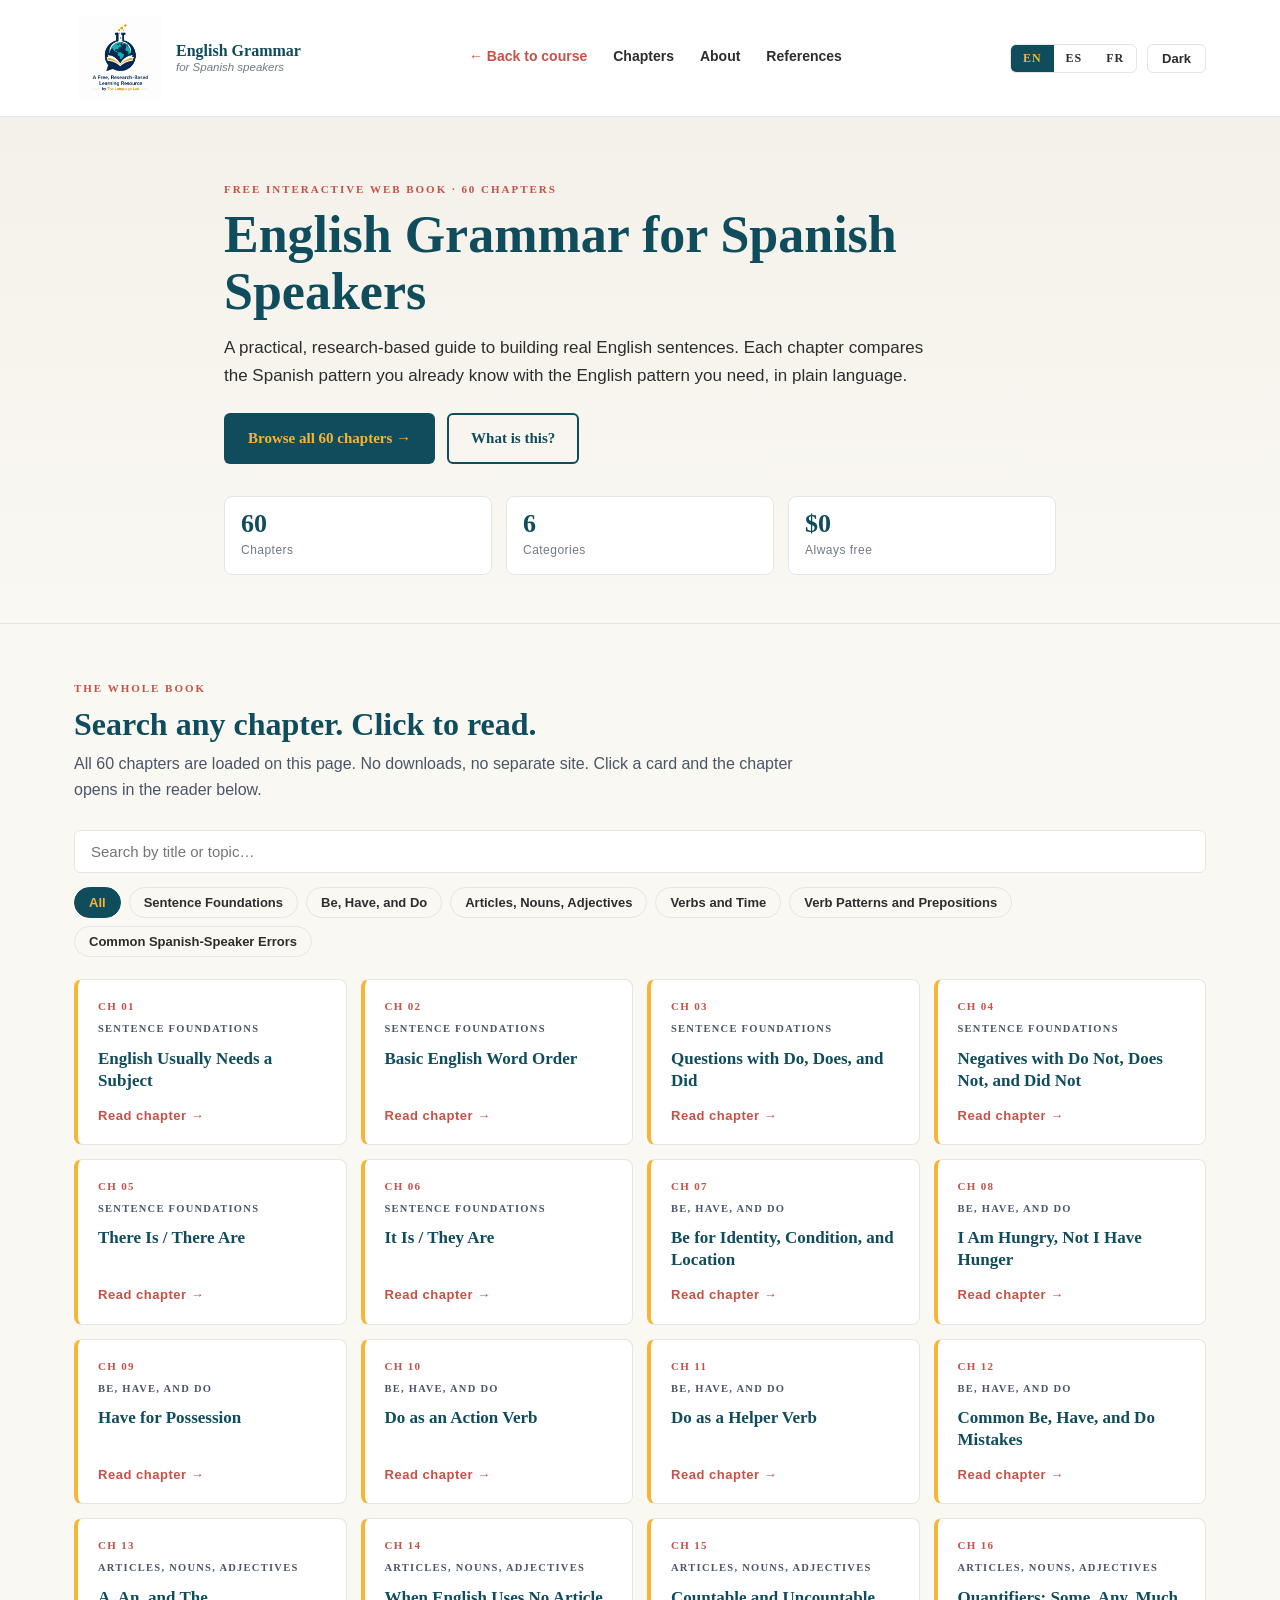
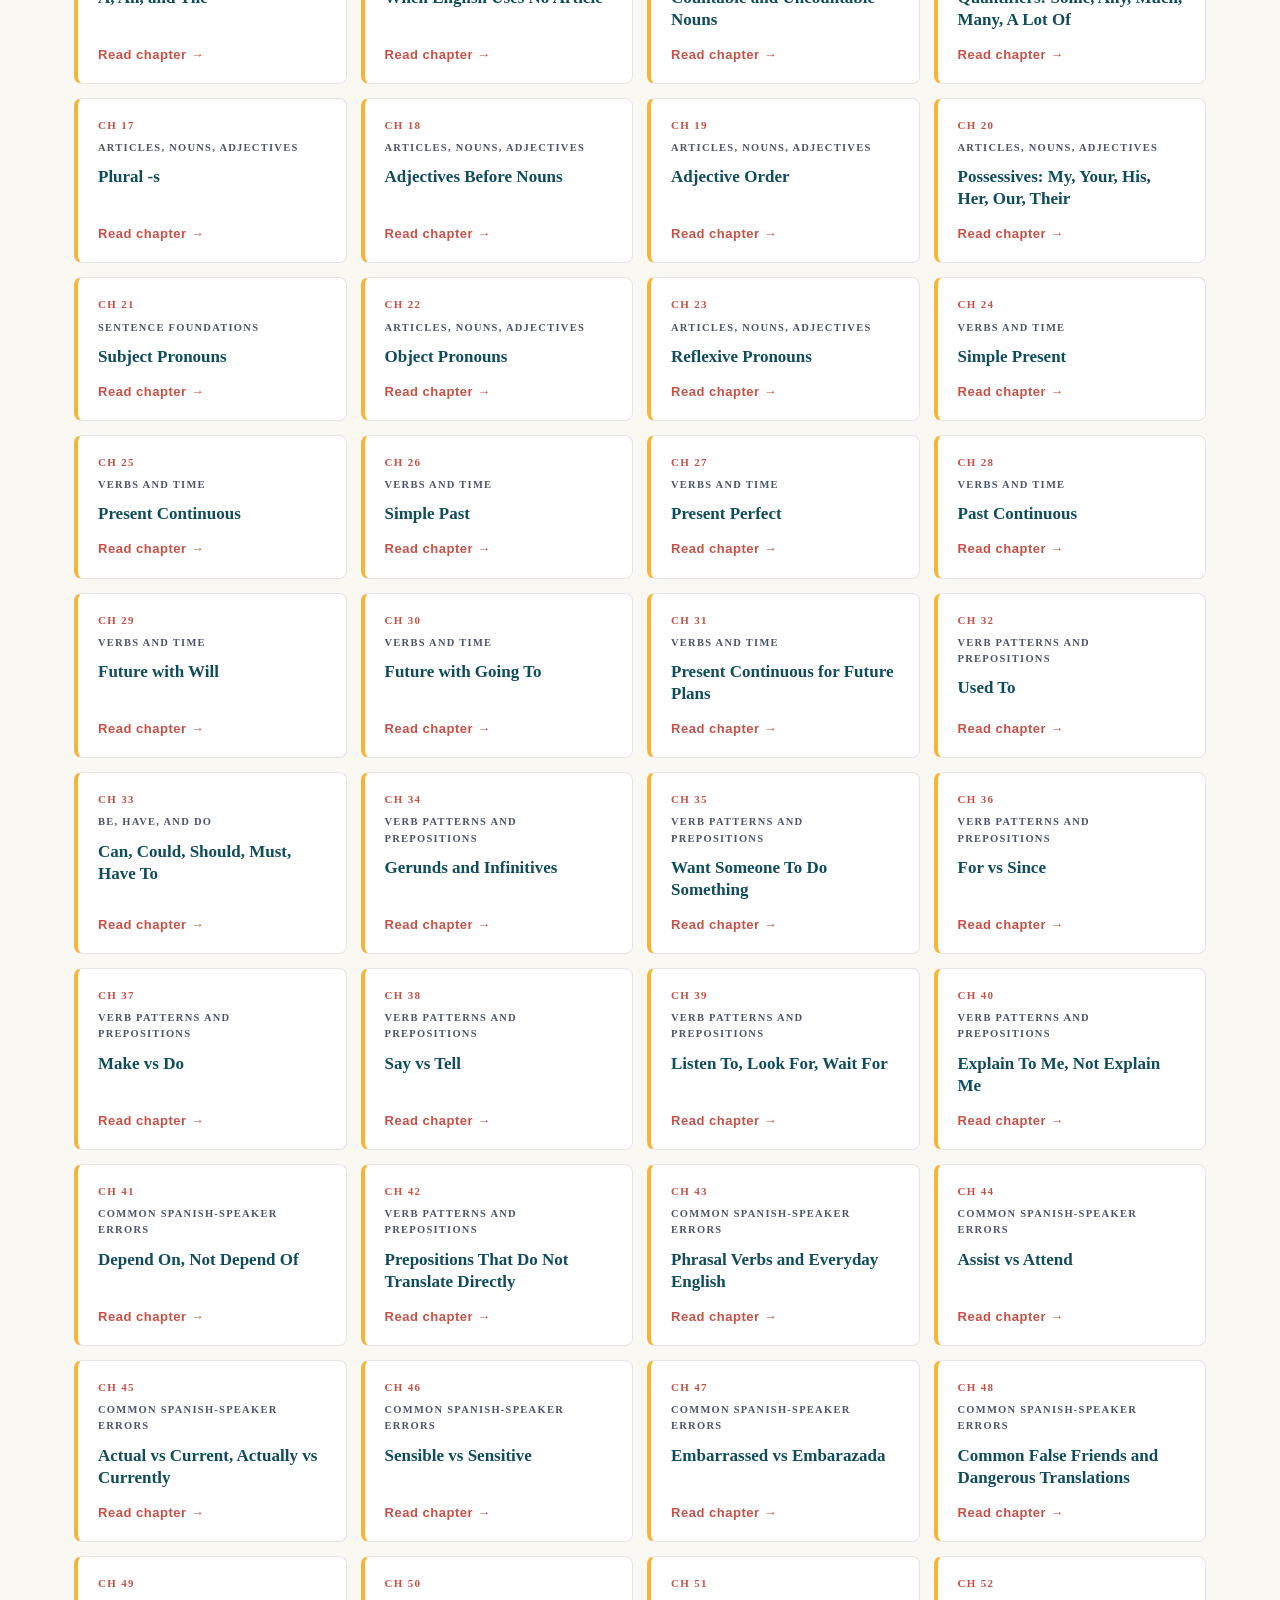
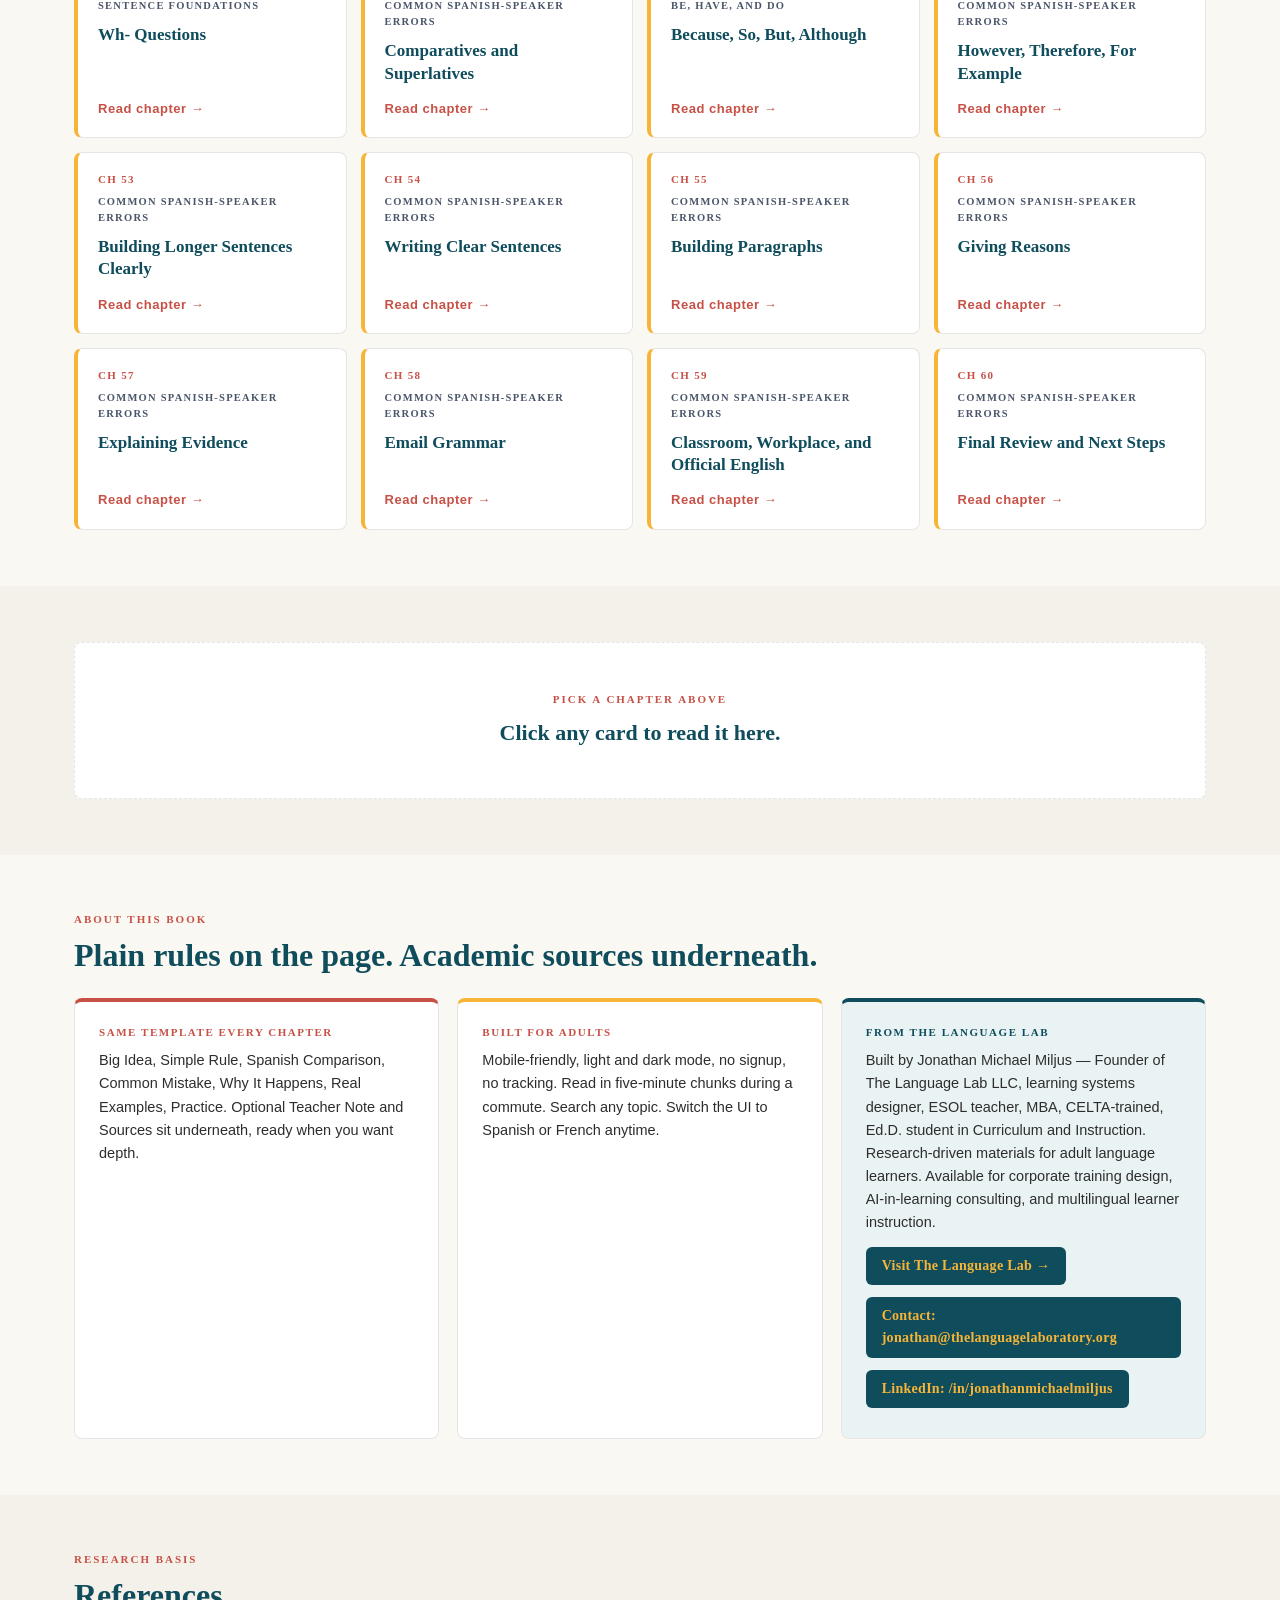
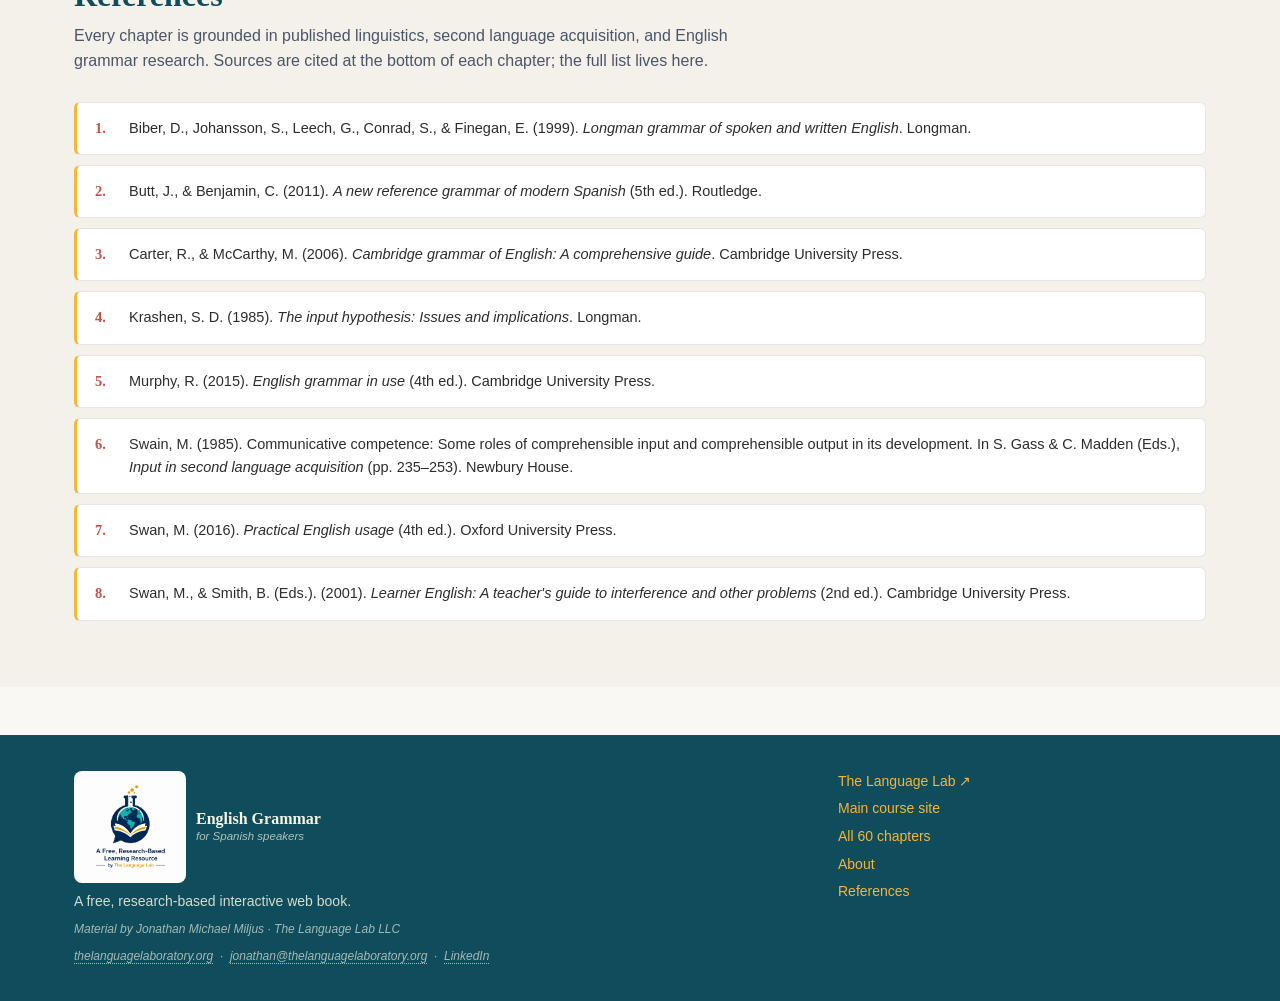
<file: grammar/index.html>
<!doctype html>
<html lang="en">
<head>
<meta charset="utf-8">
<meta name="viewport" content="width=device-width, initial-scale=1">
<meta name="description" content="English Grammar for Spanish Speakers, a free interactive 60-chapter web book by Jonathan Michael Miljus.">
<title>English Grammar for Spanish Speakers · Independent English Learning</title>
<link rel="stylesheet" href="styles.css">
</head>
<body>
<a class="skip-link" href="#main">Skip to content</a>

<header class="site-header">
  <div class="nav-shell">
    <a class="brand" href="#home" aria-label="Grammar Book home">
      <img class="brand-mark-img" src="free-resource.png" alt="A free, research-based learning resource by The Language Lab">
      <span class="brand-copy">
        <span class="brand-title" data-en="English Grammar" data-es="Gramática Inglesa" data-fr="Grammaire Anglaise">English Grammar</span>
        <span class="brand-subtitle" data-en="for Spanish speakers" data-es="para hispanohablantes" data-fr="pour hispanophones">for Spanish speakers</span>
      </span>
    </a>

    <nav class="nav-menu" aria-label="Primary">
      <a href="../" class="back-link" data-en="← Back to course" data-es="← Volver al curso" data-fr="← Retour au cours">← Back to course</a>
      <a href="#lessons" data-en="Chapters" data-es="Capítulos" data-fr="Chapitres">Chapters</a>
      <a href="#about" data-en="About" data-es="Acerca de" data-fr="À propos">About</a>
      <a href="#references" data-en="References" data-es="Referencias" data-fr="Références">References</a>
    </nav>

    <div class="nav-actions">
      <div class="lang-toggle" role="tablist" aria-label="Language">
        <button type="button" data-lang="en" class="active" aria-label="English">EN</button>
        <button type="button" data-lang="es" aria-label="Español">ES</button>
        <button type="button" data-lang="fr" aria-label="Français">FR</button>
      </div>
      <button class="theme-toggle" type="button" aria-label="Toggle dark mode" id="theme-toggle">
        <span id="theme-label">Dark</span>
      </button>
    </div>
  </div>
</header>

<main id="main">
  <section class="hero" id="home">
    <div class="container hero-container">
      <p class="eyebrow" data-en="Free interactive web book · 60 chapters"
                         data-es="Libro web interactivo gratis · 60 capítulos"
                         data-fr="Livre web interactif gratuit · 60 chapitres">Free interactive web book · 60 chapters</p>
      <h1 data-en="English Grammar for Spanish Speakers"
          data-es="Gramática inglesa para hispanohablantes"
          data-fr="Grammaire anglaise pour hispanophones">English Grammar for Spanish Speakers</h1>
      <p class="hero-lead"
         data-en="A practical, research-based guide to building real English sentences. Each chapter compares the Spanish pattern you already know with the English pattern you need, in plain language."
         data-es="Una guía práctica y basada en investigación para construir oraciones reales en inglés. Cada capítulo compara el patrón en español que ya conoces con el patrón en inglés que necesitas."
         data-fr="Un guide pratique et fondé sur la recherche pour construire de vraies phrases anglaises. Chaque chapitre compare le schéma espagnol que vous connaissez avec le schéma anglais à apprendre.">A practical, research-based guide to building real English sentences. Each chapter compares the Spanish pattern you already know with the English pattern you need, in plain language.</p>
      <div class="hero-actions">
        <a href="#lessons" class="btn btn-primary"
           data-en="Browse all 60 chapters →"
           data-es="Ver los 60 capítulos →"
           data-fr="Voir les 60 chapitres →">Browse all 60 chapters →</a>
        <a href="#about" class="btn btn-secondary"
           data-en="What is this?"
           data-es="¿Qué es esto?"
           data-fr="Qu'est-ce que c'est ?">What is this?</a>
      </div>
      <ul class="hero-stats">
        <li><strong>60</strong><span data-en="Chapters" data-es="Capítulos" data-fr="Chapitres">Chapters</span></li>
        <li><strong>6</strong><span data-en="Categories" data-es="Categorías" data-fr="Catégories">Categories</span></li>
        <li><strong>$0</strong><span data-en="Always free" data-es="Siempre gratis" data-fr="Toujours gratuit">Always free</span></li>
      </ul>
    </div>
  </section>

  <section class="section library" id="lessons">
    <div class="container">
      <p class="eyebrow" data-en="The whole book"
                         data-es="El libro completo"
                         data-fr="Le livre entier">The whole book</p>
      <h2 data-en="Search any chapter. Click to read."
          data-es="Busca cualquier capítulo. Haz clic para leer."
          data-fr="Cherchez un chapitre. Cliquez pour lire.">Search any chapter. Click to read.</h2>
      <p class="lead"
         data-en="All 60 chapters are loaded on this page. No downloads, no separate site. Click a card and the chapter opens in the reader below."
         data-es="Los 60 capítulos están cargados en esta página. Sin descargas, sin sitio aparte. Haz clic en una tarjeta y el capítulo se abre abajo."
         data-fr="Les 60 chapitres sont chargés sur cette page. Sans téléchargement, sans site séparé. Cliquez sur une carte, le chapitre s'ouvre en dessous.">All 60 chapters are loaded on this page. No downloads, no separate site. Click a card and the chapter opens in the reader below.</p>

      <div class="library-tools">
        <input id="lesson-search" type="search"
               placeholder="Search by title or topic…"
               data-en-placeholder="Search by title or topic…"
               data-es-placeholder="Busca por título o tema…"
               data-fr-placeholder="Cherchez par titre ou sujet…">
        <div class="chip-row" id="chip-row" aria-label="Categories"></div>
      </div>

      <div class="lesson-grid" id="lesson-grid"></div>
      <p class="empty-state" id="empty-state" hidden
         data-en="No matching chapters. Try another word or category."
         data-es="No hay capítulos que coincidan. Intenta otra palabra o categoría."
         data-fr="Aucun chapitre correspondant.">No matching chapters. Try another word or category.</p>
    </div>
  </section>

  <section class="section reader-wrap" id="reader-section">
    <div class="container">
      <article class="reader" id="reader" hidden>
        <div class="reader-bar top">
          <button type="button" id="prev-btn" class="reader-nav-btn" disabled>
            ← <span data-en="Previous" data-es="Anterior" data-fr="Précédent">Previous</span>
          </button>
          <span class="reader-counter" id="reader-counter"></span>
          <div class="reader-bar-right">
            <button type="button" id="next-btn" class="reader-nav-btn" disabled>
              <span data-en="Next" data-es="Siguiente" data-fr="Suivant">Next</span> →
            </button>
            <button type="button" id="close-btn" class="reader-close" aria-label="Close reader">×</button>
          </div>
        </div>
        <div class="reader-content" id="reader-content"></div>
        <div class="reader-bar bottom">
          <button type="button" id="prev-btn-2" class="reader-nav-btn" disabled>
            ← <span data-en="Previous" data-es="Anterior" data-fr="Précédent">Previous</span>
          </button>
          <a href="#lessons" class="reader-nav-btn"
             data-en="↑ Browse chapters" data-es="↑ Ver capítulos" data-fr="↑ Parcourir">↑ Browse chapters</a>
          <button type="button" id="next-btn-2" class="reader-nav-btn" disabled>
            <span data-en="Next" data-es="Siguiente" data-fr="Suivant">Next</span> →
          </button>
        </div>
      </article>
      <div class="reader-empty" id="reader-empty">
        <p class="eyebrow" data-en="Pick a chapter above"
                           data-es="Elige un capítulo arriba"
                           data-fr="Choisissez un chapitre">Pick a chapter above</p>
        <h3 data-en="Click any card to read it here."
            data-es="Haz clic en cualquier tarjeta para leer aquí."
            data-fr="Cliquez sur une carte pour lire ici.">Click any card to read it here.</h3>
      </div>
    </div>
  </section>

  <section class="section about" id="about">
    <div class="container">
      <p class="eyebrow" data-en="About this book" data-es="Sobre este libro" data-fr="À propos">About this book</p>
      <h2 data-en="Plain rules on the page. Academic sources underneath."
          data-es="Reglas claras en la página. Fuentes académicas debajo."
          data-fr="Règles claires sur la page. Sources académiques en dessous.">Plain rules on the page. Academic sources underneath.</h2>
      <div class="about-grid">
        <article class="about-card">
          <span class="card-label" data-en="Same template every chapter" data-es="Misma plantilla cada capítulo" data-fr="Même structure">Same template every chapter</span>
          <p data-en="Big Idea, Simple Rule, Spanish Comparison, Common Mistake, Why It Happens, Real Examples, Practice. Optional Teacher Note and Sources sit underneath, ready when you want depth."
             data-es="Idea Principal, Regla Simple, Comparación con el Español, Error Común, Por Qué Pasa, Ejemplos Reales, Práctica. Notas para Maestros y Fuentes opcionales debajo."
             data-fr="Idée Centrale, Règle Simple, Comparaison Espagnole, Erreur Courante, Pourquoi, Exemples Réels, Pratique. Notes Enseignants et Sources en option.">Big Idea, Simple Rule, Spanish Comparison, Common Mistake, Why It Happens, Real Examples, Practice. Optional Teacher Note and Sources sit underneath, ready when you want depth.</p>
        </article>
        <article class="about-card">
          <span class="card-label" data-en="Built for adults" data-es="Hecho para adultos" data-fr="Pour adultes">Built for adults</span>
          <p data-en="Mobile-friendly, light and dark mode, no signup, no tracking. Read in five-minute chunks during a commute. Search any topic. Switch the UI to Spanish or French anytime."
             data-es="Amigable con celular, modos claro y oscuro, sin registro, sin seguimiento. Léelo en pedazos de cinco minutos. Cambia la interfaz a español o francés cuando quieras."
             data-fr="Adapté mobile, modes clair et sombre, sans inscription, sans suivi. Lisez par sessions de cinq minutes. Basculez l'interface en espagnol ou français.">Mobile-friendly, light and dark mode, no signup, no tracking. Read in five-minute chunks during a commute. Search any topic. Switch the UI to Spanish or French anytime.</p>
        </article>
        <article class="about-card lll-card">
          <span class="card-label" data-en="From The Language Lab" data-es="De The Language Lab" data-fr="Du Language Lab">From The Language Lab</span>
          <p data-en="Built by Jonathan Michael Miljus — Founder of The Language Lab LLC, learning systems designer, ESOL teacher, MBA, CELTA-trained, Ed.D. student in Curriculum and Instruction. Research-driven materials for adult language learners. Available for corporate training design, AI-in-learning consulting, and multilingual learner instruction."
             data-es="Creado por Jonathan Michael Miljus — Fundador de The Language Lab LLC, diseñador de sistemas de aprendizaje, profesor ESOL, MBA, formación CELTA, doctorando en Currículo e Instrucción. Materiales basados en investigación para adultos. Disponible para diseño de capacitación corporativa, consultoría de IA en aprendizaje, y enseñanza de aprendices multilingües."
             data-fr="Créé par Jonathan Michael Miljus — Fondateur de The Language Lab LLC, concepteur de systèmes d'apprentissage, enseignant ESOL, MBA, formation CELTA, doctorant en Curriculum et Instruction. Ressources fondées sur la recherche pour adultes. Disponible pour la conception de formations en entreprise, le conseil en IA appliquée à l'apprentissage et l'enseignement aux apprenants multilingues.">Built by Jonathan Michael Miljus — Founder of The Language Lab LLC, learning systems designer, ESOL teacher, MBA, CELTA-trained, Ed.D. student in Curriculum and Instruction. Research-driven materials for adult language learners. Available for corporate training design, AI-in-learning consulting, and multilingual learner instruction.</p>
          <p class="lll-link-row">
            <a href="https://www.thelanguagelaboratory.org/" target="_blank" rel="noopener" class="lll-link"
               data-en="Visit The Language Lab →"
               data-es="Visita The Language Lab →"
               data-fr="Visiter The Language Lab →">Visit The Language Lab →</a>
          </p>
          <p class="lll-link-row">
            <a href="mailto:jonathan@thelanguagelaboratory.org" class="lll-link"
               data-en="Contact: jonathan@thelanguagelaboratory.org"
               data-es="Contacto: jonathan@thelanguagelaboratory.org"
               data-fr="Contact : jonathan@thelanguagelaboratory.org">Contact: jonathan@thelanguagelaboratory.org</a>
          </p>
          <p class="lll-link-row">
            <a href="https://www.linkedin.com/in/jonathanmichaelmiljus/" target="_blank" rel="noopener" class="lll-link"
               data-en="LinkedIn: /in/jonathanmichaelmiljus"
               data-es="LinkedIn: /in/jonathanmichaelmiljus"
               data-fr="LinkedIn : /in/jonathanmichaelmiljus">LinkedIn: /in/jonathanmichaelmiljus</a>
          </p>
        </article>
      </div>
    </div>
  </section>

  <section class="section references" id="references">
    <div class="container">
      <p class="eyebrow" data-en="Research basis" data-es="Base de investigación" data-fr="Base de recherche">Research basis</p>
      <h2 data-en="References"
          data-es="Referencias"
          data-fr="Références">References</h2>
      <p class="lead"
         data-en="Every chapter is grounded in published linguistics, second language acquisition, and English grammar research. Sources are cited at the bottom of each chapter; the full list lives here."
         data-es="Cada capítulo se basa en investigación publicada de lingüística, adquisición de segundas lenguas y gramática inglesa. Las fuentes aparecen al final de cada capítulo; la lista completa está aquí."
         data-fr="Chaque chapitre s'appuie sur des recherches publiées en linguistique, acquisition d'une seconde langue et grammaire anglaise. Les sources figurent au bas de chaque chapitre ; la liste complète se trouve ici.">Every chapter is grounded in published linguistics, second language acquisition, and English grammar research. Sources are cited at the bottom of each chapter; the full list lives here.</p>
      <ol class="ref-list">
        <li>Biber, D., Johansson, S., Leech, G., Conrad, S., &amp; Finegan, E. (1999). <em>Longman grammar of spoken and written English</em>. Longman.</li>
        <li>Butt, J., &amp; Benjamin, C. (2011). <em>A new reference grammar of modern Spanish</em> (5th ed.). Routledge.</li>
        <li>Carter, R., &amp; McCarthy, M. (2006). <em>Cambridge grammar of English: A comprehensive guide</em>. Cambridge University Press.</li>
        <li>Krashen, S. D. (1985). <em>The input hypothesis: Issues and implications</em>. Longman.</li>
        <li>Murphy, R. (2015). <em>English grammar in use</em> (4th ed.). Cambridge University Press.</li>
        <li>Swain, M. (1985). Communicative competence: Some roles of comprehensible input and comprehensible output in its development. In S. Gass &amp; C. Madden (Eds.), <em>Input in second language acquisition</em> (pp. 235–253). Newbury House.</li>
        <li>Swan, M. (2016). <em>Practical English usage</em> (4th ed.). Oxford University Press.</li>
        <li>Swan, M., &amp; Smith, B. (Eds.). (2001). <em>Learner English: A teacher's guide to interference and other problems</em> (2nd ed.). Cambridge University Press.</li>
      </ol>
    </div>
  </section>
</main>

<footer class="site-footer">
  <div class="container footer-grid">
    <div>
      <a class="brand footer-brand" href="#home">
        <img class="brand-mark-img" src="free-resource.png" alt="A free, research-based learning resource by The Language Lab">
        <span class="brand-copy">
          <span class="brand-title">English Grammar</span>
          <span class="brand-subtitle">for Spanish speakers</span>
        </span>
      </a>
      <p data-en="A free, research-based interactive web book."
         data-es="Un libro web interactivo gratis y basado en investigación."
         data-fr="Un livre web interactif gratuit et fondé sur la recherche.">A free, research-based interactive web book.</p>
      <p class="footer-meta">Material by Jonathan Michael Miljus · The Language Lab LLC</p>
      <p class="footer-meta" style="margin-top: 8px;">
        <a href="https://www.thelanguagelaboratory.org/" target="_blank" rel="noopener" style="color: inherit; text-decoration: none; border-bottom: 1px dotted currentColor;">thelanguagelaboratory.org</a>
        &nbsp;·&nbsp;
        <a href="mailto:jonathan@thelanguagelaboratory.org" style="color: inherit; text-decoration: none; border-bottom: 1px dotted currentColor;">jonathan@thelanguagelaboratory.org</a>
        &nbsp;·&nbsp;
        <a href="https://www.linkedin.com/in/jonathanmichaelmiljus/" target="_blank" rel="noopener" style="color: inherit; text-decoration: none; border-bottom: 1px dotted currentColor;">LinkedIn</a>
      </p>
    </div>
    <nav class="footer-links" aria-label="Footer">
      <a href="https://www.thelanguagelaboratory.org/" target="_blank" rel="noopener" data-en="The Language Lab" data-es="The Language Lab" data-fr="The Language Lab">The Language Lab ↗</a>
      <a href="../" data-en="Main course site" data-es="Sitio del curso" data-fr="Site principal">Main course site</a>
      <a href="#lessons" data-en="All 60 chapters" data-es="Los 60 capítulos" data-fr="Les 60 chapitres">All 60 chapters</a>
      <a href="#about" data-en="About" data-es="Acerca de" data-fr="À propos">About</a>
      <a href="#references" data-en="References" data-es="Referencias" data-fr="Références">References</a>
    </nav>
  </div>
</footer>
<script src="script.js" defer></script>
</body>
</html>
</file>
<file: grammar/styles.css>
/* English Grammar for Spanish Speakers, interactive web book stylesheet */

:root {
  --navy: #0F4C5C;
  --coral: #C75146;
  --gold: #F7B538;
  --cream: #F8F4E3;
  --soft: #F4F1EA;
  --research: #EAF3F4;
  --charcoal: #2D2D2D;
  --slate: #4A5568;
  --muted: #707A85;
  --rule: #E5E5E5;
  --white: #FFFFFF;

  --bg: #FAF8F2;
  --surface: #FFFFFF;
  --surface-alt: #F4F1EA;
  --text: #2D2D2D;
  --text-muted: #707A85;
  --border: #E5E5E5;
}

[data-theme="dark"] {
  --bg: #0E1B22;
  --surface: #15252D;
  --surface-alt: #1E323B;
  --text: #F2EBD8;
  --text-muted: #9DA8AF;
  --border: rgba(255,255,255,0.12);
  --soft: #1E323B;
  --research: #1A3540;
}

* { box-sizing: border-box; }
html { scroll-behavior: smooth; }
body {
  margin: 0;
  font-family: Calibri, "Helvetica Neue", Helvetica, Arial, sans-serif;
  background: var(--bg);
  color: var(--text);
  line-height: 1.55;
  -webkit-font-smoothing: antialiased;
  text-rendering: optimizeLegibility;
}

img { max-width: 100%; }
a { color: var(--coral); }
a:hover { color: var(--navy); }
[data-theme="dark"] a:hover { color: var(--gold); }

.skip-link {
  position: absolute; left: -9999px; top: 0; padding: 8px 12px;
  background: var(--navy); color: var(--gold); z-index: 1000;
}
.skip-link:focus { left: 8px; top: 8px; }

.container { max-width: 1180px; margin: 0 auto; padding: 0 24px; }

/* ===== HEADER / NAV ===== */
.site-header {
  position: sticky; top: 0; z-index: 100;
  background: var(--surface);
  border-bottom: 1px solid var(--border);
}
.nav-shell {
  display: flex; align-items: center; gap: 18px;
  padding: 12px 24px;
  max-width: 1180px; margin: 0 auto;
  flex-wrap: wrap;
}
.brand {
  display: flex; align-items: center; gap: 10px;
  text-decoration: none; color: inherit;
}
.brand-mark {
  background: var(--navy); color: var(--gold);
  width: 40px; height: 40px; border-radius: 6px;
  display: flex; align-items: center; justify-content: center;
  font-family: Georgia, serif; font-weight: 700; font-size: 16px;
  letter-spacing: 0.06em;
  flex-shrink: 0;
}
.brand-mark-img {
  height: 92px; width: auto; display: block; flex-shrink: 0;
  background: #fff; border-radius: 8px; padding: 4px;
}
.site-footer .brand-mark-img { height: 112px; }
@media (max-width: 800px) {
  .brand-mark-img { height: 70px; }
  .site-footer .brand-mark-img { height: 92px; }
}
.brand-copy { display: flex; flex-direction: column; line-height: 1.05; }
.brand-title { font-family: Georgia, serif; font-weight: 700; font-size: 16px; color: var(--navy); }
[data-theme="dark"] .brand-title { color: var(--gold); }
.brand-subtitle { font-size: 11.5px; color: var(--muted); font-style: italic; margin-top: 2px; }

.nav-menu {
  display: flex; gap: 18px; align-items: center;
  flex: 1; justify-content: center;
}
.nav-menu a {
  text-decoration: none; color: var(--text); font-size: 14px;
  font-weight: 600; padding: 6px 4px;
  border-bottom: 2px solid transparent; transition: color 0.15s, border-color 0.15s;
}
.nav-menu a:hover { color: var(--coral); border-bottom-color: var(--coral); }
.back-link { color: var(--coral) !important; font-weight: 700 !important; }
.back-link:hover { color: var(--navy) !important; }
[data-theme="dark"] .back-link:hover { color: var(--gold) !important; }

.nav-actions { display: flex; align-items: center; gap: 10px; }

.lang-toggle {
  display: inline-flex;
  border: 1px solid var(--border); border-radius: 6px; overflow: hidden;
  background: var(--surface);
}
.lang-toggle button {
  background: transparent; color: var(--text);
  border: none; padding: 6px 12px;
  font-family: Georgia, serif; font-size: 12px; font-weight: 700; letter-spacing: 0.08em;
  cursor: pointer; transition: background 0.15s, color 0.15s;
}
.lang-toggle button:hover { background: var(--soft); }
.lang-toggle button.active { background: var(--navy); color: var(--gold); }

.theme-toggle {
  background: transparent; color: var(--text); border: 1px solid var(--border);
  padding: 6px 14px; border-radius: 6px;
  font-family: Calibri, sans-serif; font-size: 13px; font-weight: 600; cursor: pointer;
}
.theme-toggle:hover { background: var(--soft); }

/* ===== HERO ===== */
.hero {
  padding: 64px 0 48px;
  background: linear-gradient(180deg, var(--soft) 0%, var(--bg) 100%);
  border-bottom: 1px solid var(--border);
}
.hero-container { max-width: 880px; }
.eyebrow {
  font-family: Georgia, serif; font-size: 11px; font-weight: 700;
  letter-spacing: 0.18em; text-transform: uppercase; color: var(--coral);
  margin: 0 0 8px;
}
.hero h1 {
  font-family: Georgia, serif; font-weight: 700;
  font-size: clamp(34px, 5vw, 52px); line-height: 1.1;
  color: var(--navy); margin: 0 0 14px;
}
[data-theme="dark"] .hero h1 { color: var(--gold); }
.hero-lead {
  font-size: 17px; color: var(--text); line-height: 1.6;
  max-width: 720px; margin: 0 0 24px;
}
.hero-actions {
  display: flex; flex-wrap: wrap; gap: 12px; margin-bottom: 32px;
}
.btn {
  display: inline-block; padding: 12px 22px; border-radius: 6px;
  font-family: Georgia, serif; font-weight: 700; font-size: 15px;
  text-decoration: none; cursor: pointer; border: 2px solid transparent;
  transition: transform 0.15s, background 0.15s, color 0.15s, border-color 0.15s;
}
.btn-primary { background: var(--navy); color: var(--gold); }
.btn-primary:hover { background: var(--coral); color: var(--cream); transform: translateY(-1px); }
.btn-secondary { background: transparent; color: var(--navy); border-color: var(--navy); }
.btn-secondary:hover { background: var(--navy); color: var(--gold); }
[data-theme="dark"] .btn-secondary { color: var(--gold); border-color: var(--gold); }
[data-theme="dark"] .btn-secondary:hover { background: var(--gold); color: var(--navy); }

.hero-stats {
  list-style: none; padding: 0; margin: 0;
  display: grid; grid-template-columns: repeat(auto-fit, minmax(120px, 1fr));
  gap: 14px;
}
.hero-stats li {
  background: var(--surface); border: 1px solid var(--border);
  border-radius: 8px; padding: 14px 16px;
  display: flex; flex-direction: column; gap: 4px;
}
.hero-stats strong {
  font-family: Georgia, serif; font-size: 26px; font-weight: 700;
  color: var(--navy); line-height: 1;
}
[data-theme="dark"] .hero-stats strong { color: var(--gold); }
.hero-stats span {
  font-size: 12px; color: var(--muted); letter-spacing: 0.04em;
}

/* ===== SECTIONS ===== */
.section { padding: 56px 0; }
.section h2 {
  font-family: Georgia, serif; font-weight: 700;
  font-size: clamp(24px, 3vw, 32px); line-height: 1.2;
  color: var(--navy); margin: 0 0 8px;
}
[data-theme="dark"] .section h2 { color: var(--gold); }
.section .lead {
  color: var(--slate); font-size: 16px; line-height: 1.6; max-width: 720px;
  margin: 8px 0 28px;
}
[data-theme="dark"] .section .lead { color: var(--text-muted); }

/* ===== LIBRARY ===== */
.library-tools {
  display: flex; flex-direction: column; gap: 14px; margin-bottom: 22px;
}
#lesson-search {
  width: 100%; padding: 12px 16px; border-radius: 6px;
  border: 1px solid var(--border);
  background: var(--surface); color: var(--text);
  font-size: 15px; font-family: Calibri, sans-serif;
}
#lesson-search:focus { outline: 2px solid var(--coral); outline-offset: 2px; }
.chip-row { display: flex; flex-wrap: wrap; gap: 8px; }
.chip {
  background: transparent; border: 1px solid var(--border);
  padding: 7px 14px; border-radius: 999px;
  font-family: Calibri, sans-serif; font-size: 13px; font-weight: 600;
  cursor: pointer; color: var(--text); transition: all 0.15s;
}
.chip:hover { background: var(--soft); border-color: var(--coral); color: var(--coral); }
.chip.is-active { background: var(--navy); color: var(--gold); border-color: var(--navy); }

.lesson-grid {
  display: grid; grid-template-columns: repeat(auto-fit, minmax(260px, 1fr));
  gap: 14px;
}
.lesson-card {
  background: var(--surface); border: 1px solid var(--border); border-left: 4px solid var(--gold);
  border-radius: 8px; padding: 18px 20px;
  cursor: pointer; transition: transform 0.15s, box-shadow 0.15s, border-left-color 0.15s;
  display: flex; flex-direction: column; gap: 4px;
}
.lesson-card:hover {
  transform: translateY(-2px);
  box-shadow: 0 10px 24px rgba(15,76,92,0.10);
  border-left-color: var(--coral);
}
.lesson-index {
  display: inline-block; align-self: flex-start;
  font-family: Georgia, serif; font-size: 11px; font-weight: 700;
  letter-spacing: 0.12em; color: var(--coral);
}
.lesson-cat {
  font-family: Georgia, serif; font-size: 10.5px; font-weight: 700;
  letter-spacing: 0.12em; text-transform: uppercase; color: var(--slate);
  margin-top: 2px;
}
[data-theme="dark"] .lesson-cat { color: var(--text-muted); }
.lesson-card h3 {
  font-family: Georgia, serif; font-size: 17px; line-height: 1.3;
  color: var(--navy); margin: 6px 0 10px;
}
[data-theme="dark"] .lesson-card h3 { color: var(--gold); }
.lesson-cta {
  margin-top: auto; font-size: 13px; font-weight: 700;
  color: var(--coral); letter-spacing: 0.04em;
}
.empty-state {
  text-align: center; padding: 32px; color: var(--muted); font-style: italic;
}

/* ===== READER ===== */
.reader-wrap { background: var(--surface-alt); }
.reader-empty {
  text-align: center; padding: 48px 24px;
  background: var(--surface); border-radius: 8px;
  border: 1px dashed var(--border);
}
.reader-empty h3 {
  font-family: Georgia, serif; color: var(--navy);
  font-size: 22px; margin: 8px 0 0;
}
[data-theme="dark"] .reader-empty h3 { color: var(--gold); }

.reader {
  background: var(--surface);
  border-radius: 12px;
  padding: 26px 32px 36px;
  box-shadow: 0 14px 36px rgba(15,76,92,0.08);
  border: 1px solid var(--border);
  position: relative;
}
.reader-bar {
  display: flex; align-items: center; justify-content: space-between;
  gap: 12px; padding-bottom: 16px; margin-bottom: 22px;
  border-bottom: 1px solid var(--border);
  flex-wrap: wrap;
}
.reader-bar.bottom {
  border-bottom: none; border-top: 1px solid var(--border);
  margin-top: 28px; margin-bottom: 0; padding-top: 18px; padding-bottom: 0;
}
.reader-bar-right { display: flex; gap: 8px; align-items: center; }
.reader-counter {
  font-family: Georgia, serif; font-size: 13px;
  color: var(--slate); font-weight: 600;
}
[data-theme="dark"] .reader-counter { color: var(--text-muted); }
.reader-nav-btn {
  background: var(--soft); color: var(--navy);
  border: 1px solid var(--border); border-radius: 6px;
  padding: 8px 14px; font-family: Calibri, sans-serif;
  font-size: 13px; font-weight: 600; cursor: pointer;
  text-decoration: none; transition: background 0.15s, color 0.15s;
}
.reader-nav-btn:hover:not(:disabled) { background: var(--navy); color: var(--gold); }
.reader-nav-btn:disabled { opacity: 0.4; cursor: not-allowed; }
[data-theme="dark"] .reader-nav-btn { color: var(--gold); }
.reader-close {
  background: var(--cream); color: var(--charcoal);
  border: 1px solid var(--border); border-radius: 50%;
  width: 36px; height: 36px;
  font-size: 22px; line-height: 1; cursor: pointer;
  display: flex; align-items: center; justify-content: center;
}
.reader-close:hover { background: var(--coral); color: var(--cream); border-color: var(--coral); }

/* ===== Chapter content ===== */
.ch-header {
  margin-bottom: 22px; padding-bottom: 14px;
  border-bottom: 2px solid var(--coral);
}
.ch-num {
  display: inline-block; background: var(--coral); color: var(--cream);
  padding: 3px 10px; border-radius: 4px;
  font-family: Georgia, serif; font-size: 11px; font-weight: 700;
  letter-spacing: 0.12em;
}
.ch-header h1 {
  font-family: Georgia, serif; font-weight: 700;
  font-size: clamp(22px, 3vw, 28px); line-height: 1.2;
  color: var(--navy); margin: 10px 0 4px;
}
[data-theme="dark"] .ch-header h1 { color: var(--gold); }
.ch-cat {
  font-size: 13px; color: var(--muted); font-style: italic;
}

.ch-box {
  margin: 14px 0; padding: 14px 18px;
  background: var(--surface-alt); border-radius: 6px;
  border-left: 4px solid var(--gold);
}
.box-label {
  display: block; font-family: Georgia, serif;
  font-size: 11px; font-weight: 700; letter-spacing: 0.14em;
  text-transform: uppercase; color: var(--coral); margin-bottom: 6px;
}
.ch-box p { margin: 6px 0; line-height: 1.6; }

.ch-box.big-idea { border-left-color: var(--navy); background: var(--research); }
.ch-box.big-idea .box-label { color: var(--navy); }
.ch-box.big-idea p { font-size: 17px; font-weight: 600; color: var(--navy); }
[data-theme="dark"] .ch-box.big-idea { background: rgba(15,76,92,0.20); }
[data-theme="dark"] .ch-box.big-idea p,
[data-theme="dark"] .ch-box.big-idea .box-label { color: var(--gold); }

.ch-box.simple-rule { border-left-color: var(--gold); background: rgba(247,181,56,0.15); }
.ch-box.simple-rule .box-label { color: #A57014; }
[data-theme="dark"] .ch-box.simple-rule { background: rgba(247,181,56,0.10); }
[data-theme="dark"] .ch-box.simple-rule .box-label { color: var(--gold); }

.ch-box.spanish-comparison { border-left-color: #B65C2A; background: rgba(182,92,42,0.08); }
.ch-box.spanish-comparison .box-label { color: #B65C2A; }

.ch-box.common-mistake { border-left-color: var(--coral); background: rgba(199,81,70,0.08); }

.ch-box.real-examples ul { margin: 8px 0 0 18px; line-height: 1.75; }
.ch-box.real-examples li { padding: 2px 0; }

.ch-box.practice-box ol, .ch-box.practice-box ul { margin: 10px 0 0 22px; line-height: 1.7; }
.ch-box.practice-box li { padding: 4px 0; }

.ans-details {
  margin-top: 12px; padding: 10px 14px;
  background: var(--research); border-radius: 6px;
  border: 1px dashed rgba(15,76,92,0.3);
}
.ans-details summary {
  font-family: Georgia, serif; font-weight: 700; cursor: pointer;
  color: var(--navy); font-size: 13px; letter-spacing: 0.04em;
}
[data-theme="dark"] .ans-details { background: rgba(15,76,92,0.20); }
[data-theme="dark"] .ans-details summary { color: var(--gold); }

.ch-teacher, .ch-sources {
  margin: 18px 0; padding: 12px 16px;
  background: var(--soft); border-radius: 6px;
  border-left: 3px solid var(--muted);
}
.ch-teacher summary, .ch-sources summary {
  font-family: Georgia, serif; font-weight: 700; cursor: pointer;
  color: var(--navy); font-size: 13px; letter-spacing: 0.04em;
}
[data-theme="dark"] .ch-teacher, [data-theme="dark"] .ch-sources { background: rgba(255,255,255,0.04); }
[data-theme="dark"] .ch-teacher summary, [data-theme="dark"] .ch-sources summary { color: var(--gold); }

.ch-table {
  border-collapse: collapse; width: 100%; margin: 10px 0; font-size: 14px;
}
.ch-table th, .ch-table td {
  padding: 8px 12px; text-align: left;
  border: 1px solid var(--border);
}
.ch-table th {
  background: rgba(15,76,92,0.08);
  font-family: Georgia, serif; font-weight: 700; font-size: 13px;
  color: var(--navy);
}
[data-theme="dark"] .ch-table th { background: rgba(255,255,255,0.06); color: var(--gold); }

.contrast-label {
  font-family: Georgia, serif; font-size: 12px; font-weight: 700;
  letter-spacing: 0.10em; text-transform: uppercase;
  color: var(--coral); margin: 12px 0 4px;
}

/* ===== ABOUT ===== */
.about-grid {
  display: grid; grid-template-columns: repeat(auto-fit, minmax(260px, 1fr));
  gap: 18px; margin-top: 24px;
}
.about-card {
  background: var(--surface); border: 1px solid var(--border);
  border-radius: 8px; padding: 22px 24px;
  border-top: 4px solid var(--coral);
}
.about-card:nth-child(2) { border-top-color: var(--gold); }
.about-card:nth-child(3) { border-top-color: var(--navy); }
.card-label {
  display: block; font-family: Georgia, serif;
  font-size: 11px; font-weight: 700; letter-spacing: 0.14em;
  text-transform: uppercase; color: var(--coral); margin-bottom: 8px;
}
.about-card p { color: var(--text); font-size: 14.5px; line-height: 1.6; margin: 0 0 8px; }
.about-card.lll-card { border-top-color: var(--navy); background: var(--research); }
[data-theme="dark"] .about-card.lll-card { background: rgba(15,76,92,0.20); }
.about-card.lll-card .card-label { color: var(--navy); }
[data-theme="dark"] .about-card.lll-card .card-label { color: var(--gold); }
.lll-link-row { margin-top: 12px !important; }
.lll-link {
  display: inline-block;
  background: var(--navy); color: var(--gold);
  padding: 8px 16px; border-radius: 6px;
  text-decoration: none; font-family: Georgia, serif;
  font-weight: 700; font-size: 14px; letter-spacing: 0.02em;
  transition: background 0.15s, transform 0.15s;
}
.lll-link:hover { background: var(--coral); color: var(--cream); transform: translateY(-1px); }

/* ===== REFERENCES ===== */
.references { background: var(--surface-alt); }
.ref-list {
  list-style: none; padding: 0; margin: 0;
  counter-reset: ref;
}
.ref-list li {
  counter-increment: ref;
  background: var(--surface); border: 1px solid var(--border);
  border-left: 3px solid var(--gold);
  border-radius: 6px;
  padding: 14px 18px 14px 52px;
  margin-bottom: 10px;
  font-size: 14.5px; line-height: 1.6;
  position: relative;
  text-indent: 0;
}
.ref-list li::before {
  content: counter(ref) ".";
  position: absolute; left: 18px; top: 14px;
  font-family: Georgia, serif; font-weight: 700;
  color: var(--coral); font-size: 14.5px;
}
.ref-list li em { font-style: italic; }

/* ===== FOOTER ===== */
.site-footer {
  background: var(--navy); color: var(--cream);
  padding: 36px 0; margin-top: 48px;
}
.site-footer .brand-title { color: var(--cream); }
.site-footer .brand-subtitle { color: rgba(248,244,227,0.7); }
.footer-grid {
  display: grid; grid-template-columns: 2fr 1fr; gap: 28px; align-items: start;
}
.site-footer p { color: rgba(248,244,227,0.85); font-size: 14px; margin: 8px 0 0; }
.footer-meta { font-style: italic; color: rgba(248,244,227,0.65) !important; font-size: 12px !important; }
.footer-links {
  display: flex; flex-direction: column; gap: 6px;
}
.footer-links a { color: var(--gold); text-decoration: none; font-size: 14px; }
.footer-links a:hover { color: var(--cream); text-decoration: underline; }

/* ===== RESPONSIVE ===== */
@media (max-width: 800px) {
  .nav-shell { gap: 10px; padding: 10px 16px; }
  .nav-menu { flex: 0 0 100%; order: 3; justify-content: flex-start; gap: 14px; padding: 8px 0; border-top: 1px solid var(--border); }
  .nav-actions { order: 2; }
  .hero { padding: 40px 0 32px; }
  .reader { padding: 22px 18px 28px; }
  .footer-grid { grid-template-columns: 1fr; }
}

@media (max-width: 480px) {
  .reader-bar { gap: 8px; }
  .reader-counter { width: 100%; text-align: center; order: 3; }
  .reader-nav-btn { font-size: 12px; padding: 6px 10px; }
  .reader-close { width: 32px; height: 32px; font-size: 18px; }
}
</file>
